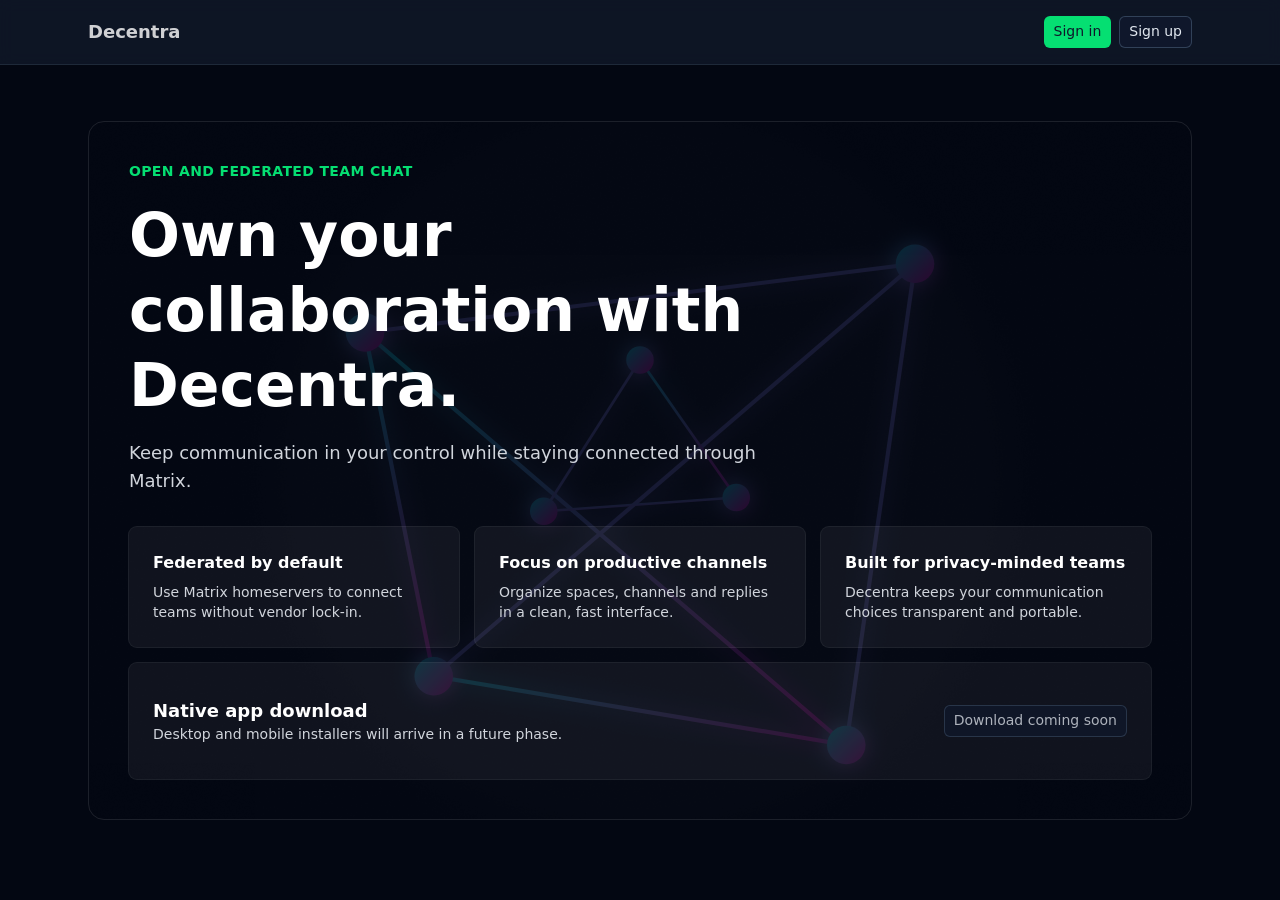
<file: index.html>
<!DOCTYPE html><html><head><meta charset="utf-8"><meta name="viewport" content="width=device-width, initial-scale=1"><style id="nuxt-ui-colors">@layer theme {
  :root, :host {
  --ui-color-primary-50: var(--color-green-50, oklch(98.2% 0.018 155.826));
  --ui-color-primary-100: var(--color-green-100, oklch(96.2% 0.044 156.743));
  --ui-color-primary-200: var(--color-green-200, oklch(92.5% 0.084 155.995));
  --ui-color-primary-300: var(--color-green-300, oklch(87.1% 0.15 154.449));
  --ui-color-primary-400: var(--color-green-400, oklch(79.2% 0.209 151.711));
  --ui-color-primary-500: var(--color-green-500, oklch(72.3% 0.219 149.579));
  --ui-color-primary-600: var(--color-green-600, oklch(62.7% 0.194 149.214));
  --ui-color-primary-700: var(--color-green-700, oklch(52.7% 0.154 150.069));
  --ui-color-primary-800: var(--color-green-800, oklch(44.8% 0.119 151.328));
  --ui-color-primary-900: var(--color-green-900, oklch(39.3% 0.095 152.535));
  --ui-color-primary-950: var(--color-green-950, oklch(26.6% 0.065 152.934));
  --ui-color-secondary-50: var(--color-blue-50, oklch(97% 0.014 254.604));
  --ui-color-secondary-100: var(--color-blue-100, oklch(93.2% 0.032 255.585));
  --ui-color-secondary-200: var(--color-blue-200, oklch(88.2% 0.059 254.128));
  --ui-color-secondary-300: var(--color-blue-300, oklch(80.9% 0.105 251.813));
  --ui-color-secondary-400: var(--color-blue-400, oklch(70.7% 0.165 254.624));
  --ui-color-secondary-500: var(--color-blue-500, oklch(62.3% 0.214 259.815));
  --ui-color-secondary-600: var(--color-blue-600, oklch(54.6% 0.245 262.881));
  --ui-color-secondary-700: var(--color-blue-700, oklch(48.8% 0.243 264.376));
  --ui-color-secondary-800: var(--color-blue-800, oklch(42.4% 0.199 265.638));
  --ui-color-secondary-900: var(--color-blue-900, oklch(37.9% 0.146 265.522));
  --ui-color-secondary-950: var(--color-blue-950, oklch(28.2% 0.091 267.935));
  --ui-color-success-50: var(--color-green-50, oklch(98.2% 0.018 155.826));
  --ui-color-success-100: var(--color-green-100, oklch(96.2% 0.044 156.743));
  --ui-color-success-200: var(--color-green-200, oklch(92.5% 0.084 155.995));
  --ui-color-success-300: var(--color-green-300, oklch(87.1% 0.15 154.449));
  --ui-color-success-400: var(--color-green-400, oklch(79.2% 0.209 151.711));
  --ui-color-success-500: var(--color-green-500, oklch(72.3% 0.219 149.579));
  --ui-color-success-600: var(--color-green-600, oklch(62.7% 0.194 149.214));
  --ui-color-success-700: var(--color-green-700, oklch(52.7% 0.154 150.069));
  --ui-color-success-800: var(--color-green-800, oklch(44.8% 0.119 151.328));
  --ui-color-success-900: var(--color-green-900, oklch(39.3% 0.095 152.535));
  --ui-color-success-950: var(--color-green-950, oklch(26.6% 0.065 152.934));
  --ui-color-info-50: var(--color-blue-50, oklch(97% 0.014 254.604));
  --ui-color-info-100: var(--color-blue-100, oklch(93.2% 0.032 255.585));
  --ui-color-info-200: var(--color-blue-200, oklch(88.2% 0.059 254.128));
  --ui-color-info-300: var(--color-blue-300, oklch(80.9% 0.105 251.813));
  --ui-color-info-400: var(--color-blue-400, oklch(70.7% 0.165 254.624));
  --ui-color-info-500: var(--color-blue-500, oklch(62.3% 0.214 259.815));
  --ui-color-info-600: var(--color-blue-600, oklch(54.6% 0.245 262.881));
  --ui-color-info-700: var(--color-blue-700, oklch(48.8% 0.243 264.376));
  --ui-color-info-800: var(--color-blue-800, oklch(42.4% 0.199 265.638));
  --ui-color-info-900: var(--color-blue-900, oklch(37.9% 0.146 265.522));
  --ui-color-info-950: var(--color-blue-950, oklch(28.2% 0.091 267.935));
  --ui-color-warning-50: var(--color-yellow-50, oklch(98.7% 0.026 102.212));
  --ui-color-warning-100: var(--color-yellow-100, oklch(97.3% 0.071 103.193));
  --ui-color-warning-200: var(--color-yellow-200, oklch(94.5% 0.129 101.54));
  --ui-color-warning-300: var(--color-yellow-300, oklch(90.5% 0.182 98.111));
  --ui-color-warning-400: var(--color-yellow-400, oklch(85.2% 0.199 91.936));
  --ui-color-warning-500: var(--color-yellow-500, oklch(79.5% 0.184 86.047));
  --ui-color-warning-600: var(--color-yellow-600, oklch(68.1% 0.162 75.834));
  --ui-color-warning-700: var(--color-yellow-700, oklch(55.4% 0.135 66.442));
  --ui-color-warning-800: var(--color-yellow-800, oklch(47.6% 0.114 61.907));
  --ui-color-warning-900: var(--color-yellow-900, oklch(42.1% 0.095 57.708));
  --ui-color-warning-950: var(--color-yellow-950, oklch(28.6% 0.066 53.813));
  --ui-color-error-50: var(--color-red-50, oklch(97.1% 0.013 17.38));
  --ui-color-error-100: var(--color-red-100, oklch(93.6% 0.032 17.717));
  --ui-color-error-200: var(--color-red-200, oklch(88.5% 0.062 18.334));
  --ui-color-error-300: var(--color-red-300, oklch(80.8% 0.114 19.571));
  --ui-color-error-400: var(--color-red-400, oklch(70.4% 0.191 22.216));
  --ui-color-error-500: var(--color-red-500, oklch(63.7% 0.237 25.331));
  --ui-color-error-600: var(--color-red-600, oklch(57.7% 0.245 27.325));
  --ui-color-error-700: var(--color-red-700, oklch(50.5% 0.213 27.518));
  --ui-color-error-800: var(--color-red-800, oklch(44.4% 0.177 26.899));
  --ui-color-error-900: var(--color-red-900, oklch(39.6% 0.141 25.723));
  --ui-color-error-950: var(--color-red-950, oklch(25.8% 0.092 26.042));
  --ui-color-neutral-50: var(--color-slate-50, oklch(98.4% 0.003 247.858));
  --ui-color-neutral-100: var(--color-slate-100, oklch(96.8% 0.007 247.896));
  --ui-color-neutral-200: var(--color-slate-200, oklch(92.9% 0.013 255.508));
  --ui-color-neutral-300: var(--color-slate-300, oklch(86.9% 0.022 252.894));
  --ui-color-neutral-400: var(--color-slate-400, oklch(70.4% 0.04 256.788));
  --ui-color-neutral-500: var(--color-slate-500, oklch(55.4% 0.046 257.417));
  --ui-color-neutral-600: var(--color-slate-600, oklch(44.6% 0.043 257.281));
  --ui-color-neutral-700: var(--color-slate-700, oklch(37.2% 0.044 257.287));
  --ui-color-neutral-800: var(--color-slate-800, oklch(27.9% 0.041 260.031));
  --ui-color-neutral-900: var(--color-slate-900, oklch(20.8% 0.042 265.755));
  --ui-color-neutral-950: var(--color-slate-950, oklch(12.9% 0.042 264.695));
  }
  :root, :host, .light {
  --ui-primary: var(--ui-color-primary-500);
  --ui-secondary: var(--ui-color-secondary-500);
  --ui-success: var(--ui-color-success-500);
  --ui-info: var(--ui-color-info-500);
  --ui-warning: var(--ui-color-warning-500);
  --ui-error: var(--ui-color-error-500);
  }
  .dark {
  --ui-primary: var(--ui-color-primary-400);
  --ui-secondary: var(--ui-color-secondary-400);
  --ui-success: var(--ui-color-success-400);
  --ui-info: var(--ui-color-info-400);
  --ui-warning: var(--ui-color-warning-400);
  --ui-error: var(--ui-color-error-400);
  }
}</style><title>Decentra</title><link rel="stylesheet" href="/_nuxt/entry.B5LYiEje.css" crossorigin><link rel="preload" as="fetch" crossorigin="anonymous" href="/_payload.json?1426a859-4365-4fd7-8f80-6ed2cd302ea8"><link rel="modulepreload" as="script" crossorigin href="/_nuxt/DH_E0HhU.js"><link rel="modulepreload" as="script" crossorigin href="/_nuxt/DBtEtUNy.js"><link rel="modulepreload" as="script" crossorigin href="/_nuxt/UESxHwrB.js"><link rel="modulepreload" as="script" crossorigin href="/_nuxt/8CL4mAfW.js"><script type="module" src="/_nuxt/DH_E0HhU.js" crossorigin></script><link rel="prefetch" href="/_nuxt/matrix_sdk_crypto_wasm_bg.Mlrn556D.wasm"><link rel="icon" type="image/svg+xml" href="/favicon.svg"><script id="unhead:payload" type="application/json">{"title":"Decentra"}</script><script>"use strict";(()=>{const t=window,e=document.documentElement,c=["dark","light"],n=getStorageValue("localStorage","nuxt-color-mode")||"dark";let i=n==="system"?u():n;const r=e.getAttribute("data-color-mode-forced");r&&(i=r),l(i),t["__NUXT_COLOR_MODE__"]={preference:n,value:i,getColorScheme:u,addColorScheme:l,removeColorScheme:d};function l(o){const s=""+o+"",a="";e.classList?e.classList.add(s):e.className+=" "+s,a&&e.setAttribute("data-"+a,o)}function d(o){const s=""+o+"",a="";e.classList?e.classList.remove(s):e.className=e.className.replace(new RegExp(s,"g"),""),a&&e.removeAttribute("data-"+a)}function f(o){return t.matchMedia("(prefers-color-scheme"+o+")")}function u(){if(t.matchMedia&&f("").media!=="not all"){for(const o of c)if(f(":"+o).matches)return o}return"dark"}})();function getStorageValue(t,e){switch(t){case"localStorage":return window.localStorage.getItem(e);case"sessionStorage":return window.sessionStorage.getItem(e);case"cookie":return getCookie(e);default:return null}}function getCookie(t){const c=("; "+window.document.cookie).split("; "+t+"=");if(c.length===2)return c.pop()?.split(";").shift()}</script></head><body><div id="__nuxt" class="isolate"><!--[--><!--[--><!--[--><!--[--><!--[--><div></div><div class="min-h-screen bg-gray-950 text-gray-100"><div class="flex min-h-screen items-center justify-center"><span class="text-gray-500">Loading...</span></div></div><!----><!--]--><!--]--><!--[--><!--]--><!--v-if--><!--]--><!--[--><!--]--><!--]--><!--]--></div><div id="teleports"></div><script>window.__NUXT__={};window.__NUXT__.config={public:{iubendaSiteId:"",iubendaCookiePolicyId:"",iubendaLang:"de",iubendaRecaptchaPurposeIds:"",iubendaPrivacyPolicyUrl:"",siteUrl:"",matrixOidcClientId:"",debugLogIngestUrl:"",debugLogSessionId:"",debugLogSessionHeader:""},app:{baseURL:"/",buildId:"1426a859-4365-4fd7-8f80-6ed2cd302ea8",buildAssetsDir:"/_nuxt/",cdnURL:""}}</script><script type="application/json" data-nuxt-data="nuxt-app" data-ssr="true" id="__NUXT_DATA__" data-src="/_payload.json?1426a859-4365-4fd7-8f80-6ed2cd302ea8">[{"state":1,"once":11,"_errors":12,"serverRendered":5,"path":14,"prerenderedAt":15},["Reactive",2],{"$scolor-mode":3,"$stheme-preference-init":6,"$smatrix-client":7,"$smatrix-client-restore-status":8,"$sapp-locale":9,"$sapp-locale-init":6,"$stoasts":10},{"preference":4,"value":4,"unknown":5,"forced":6},"dark",true,false,null,"idle","en",[],["Set"],["ShallowReactive",13],{},"/",1781441723630]</script></body></html>
</file>
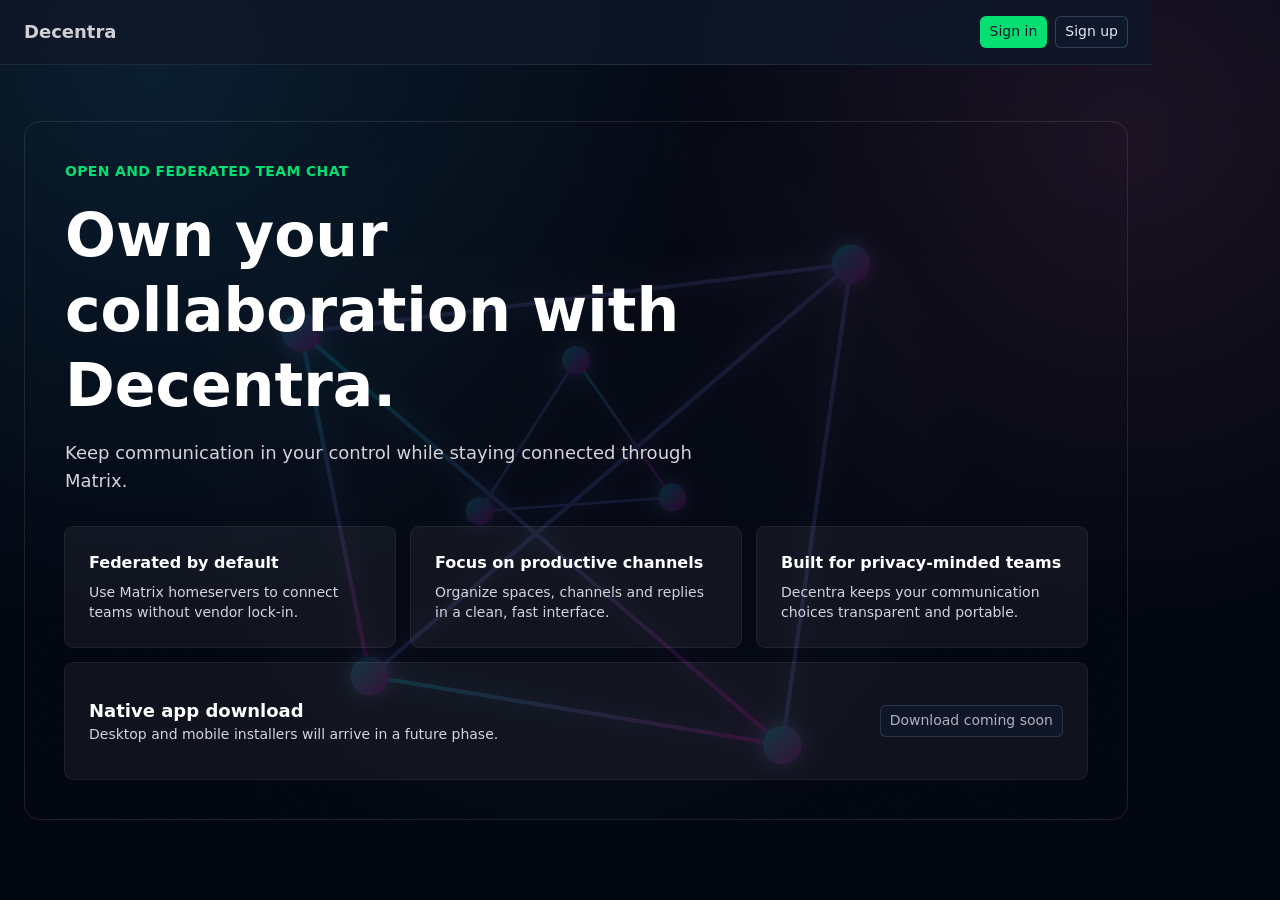
<file: chat/index.html>
<!DOCTYPE html><html><head><meta charset="utf-8"><meta name="viewport" content="width=device-width, initial-scale=1"><style id="nuxt-ui-colors">@layer theme {
  :root, :host {
  --ui-color-primary-50: var(--color-green-50, oklch(98.2% 0.018 155.826));
  --ui-color-primary-100: var(--color-green-100, oklch(96.2% 0.044 156.743));
  --ui-color-primary-200: var(--color-green-200, oklch(92.5% 0.084 155.995));
  --ui-color-primary-300: var(--color-green-300, oklch(87.1% 0.15 154.449));
  --ui-color-primary-400: var(--color-green-400, oklch(79.2% 0.209 151.711));
  --ui-color-primary-500: var(--color-green-500, oklch(72.3% 0.219 149.579));
  --ui-color-primary-600: var(--color-green-600, oklch(62.7% 0.194 149.214));
  --ui-color-primary-700: var(--color-green-700, oklch(52.7% 0.154 150.069));
  --ui-color-primary-800: var(--color-green-800, oklch(44.8% 0.119 151.328));
  --ui-color-primary-900: var(--color-green-900, oklch(39.3% 0.095 152.535));
  --ui-color-primary-950: var(--color-green-950, oklch(26.6% 0.065 152.934));
  --ui-color-secondary-50: var(--color-blue-50, oklch(97% 0.014 254.604));
  --ui-color-secondary-100: var(--color-blue-100, oklch(93.2% 0.032 255.585));
  --ui-color-secondary-200: var(--color-blue-200, oklch(88.2% 0.059 254.128));
  --ui-color-secondary-300: var(--color-blue-300, oklch(80.9% 0.105 251.813));
  --ui-color-secondary-400: var(--color-blue-400, oklch(70.7% 0.165 254.624));
  --ui-color-secondary-500: var(--color-blue-500, oklch(62.3% 0.214 259.815));
  --ui-color-secondary-600: var(--color-blue-600, oklch(54.6% 0.245 262.881));
  --ui-color-secondary-700: var(--color-blue-700, oklch(48.8% 0.243 264.376));
  --ui-color-secondary-800: var(--color-blue-800, oklch(42.4% 0.199 265.638));
  --ui-color-secondary-900: var(--color-blue-900, oklch(37.9% 0.146 265.522));
  --ui-color-secondary-950: var(--color-blue-950, oklch(28.2% 0.091 267.935));
  --ui-color-success-50: var(--color-green-50, oklch(98.2% 0.018 155.826));
  --ui-color-success-100: var(--color-green-100, oklch(96.2% 0.044 156.743));
  --ui-color-success-200: var(--color-green-200, oklch(92.5% 0.084 155.995));
  --ui-color-success-300: var(--color-green-300, oklch(87.1% 0.15 154.449));
  --ui-color-success-400: var(--color-green-400, oklch(79.2% 0.209 151.711));
  --ui-color-success-500: var(--color-green-500, oklch(72.3% 0.219 149.579));
  --ui-color-success-600: var(--color-green-600, oklch(62.7% 0.194 149.214));
  --ui-color-success-700: var(--color-green-700, oklch(52.7% 0.154 150.069));
  --ui-color-success-800: var(--color-green-800, oklch(44.8% 0.119 151.328));
  --ui-color-success-900: var(--color-green-900, oklch(39.3% 0.095 152.535));
  --ui-color-success-950: var(--color-green-950, oklch(26.6% 0.065 152.934));
  --ui-color-info-50: var(--color-blue-50, oklch(97% 0.014 254.604));
  --ui-color-info-100: var(--color-blue-100, oklch(93.2% 0.032 255.585));
  --ui-color-info-200: var(--color-blue-200, oklch(88.2% 0.059 254.128));
  --ui-color-info-300: var(--color-blue-300, oklch(80.9% 0.105 251.813));
  --ui-color-info-400: var(--color-blue-400, oklch(70.7% 0.165 254.624));
  --ui-color-info-500: var(--color-blue-500, oklch(62.3% 0.214 259.815));
  --ui-color-info-600: var(--color-blue-600, oklch(54.6% 0.245 262.881));
  --ui-color-info-700: var(--color-blue-700, oklch(48.8% 0.243 264.376));
  --ui-color-info-800: var(--color-blue-800, oklch(42.4% 0.199 265.638));
  --ui-color-info-900: var(--color-blue-900, oklch(37.9% 0.146 265.522));
  --ui-color-info-950: var(--color-blue-950, oklch(28.2% 0.091 267.935));
  --ui-color-warning-50: var(--color-yellow-50, oklch(98.7% 0.026 102.212));
  --ui-color-warning-100: var(--color-yellow-100, oklch(97.3% 0.071 103.193));
  --ui-color-warning-200: var(--color-yellow-200, oklch(94.5% 0.129 101.54));
  --ui-color-warning-300: var(--color-yellow-300, oklch(90.5% 0.182 98.111));
  --ui-color-warning-400: var(--color-yellow-400, oklch(85.2% 0.199 91.936));
  --ui-color-warning-500: var(--color-yellow-500, oklch(79.5% 0.184 86.047));
  --ui-color-warning-600: var(--color-yellow-600, oklch(68.1% 0.162 75.834));
  --ui-color-warning-700: var(--color-yellow-700, oklch(55.4% 0.135 66.442));
  --ui-color-warning-800: var(--color-yellow-800, oklch(47.6% 0.114 61.907));
  --ui-color-warning-900: var(--color-yellow-900, oklch(42.1% 0.095 57.708));
  --ui-color-warning-950: var(--color-yellow-950, oklch(28.6% 0.066 53.813));
  --ui-color-error-50: var(--color-red-50, oklch(97.1% 0.013 17.38));
  --ui-color-error-100: var(--color-red-100, oklch(93.6% 0.032 17.717));
  --ui-color-error-200: var(--color-red-200, oklch(88.5% 0.062 18.334));
  --ui-color-error-300: var(--color-red-300, oklch(80.8% 0.114 19.571));
  --ui-color-error-400: var(--color-red-400, oklch(70.4% 0.191 22.216));
  --ui-color-error-500: var(--color-red-500, oklch(63.7% 0.237 25.331));
  --ui-color-error-600: var(--color-red-600, oklch(57.7% 0.245 27.325));
  --ui-color-error-700: var(--color-red-700, oklch(50.5% 0.213 27.518));
  --ui-color-error-800: var(--color-red-800, oklch(44.4% 0.177 26.899));
  --ui-color-error-900: var(--color-red-900, oklch(39.6% 0.141 25.723));
  --ui-color-error-950: var(--color-red-950, oklch(25.8% 0.092 26.042));
  --ui-color-neutral-50: var(--color-slate-50, oklch(98.4% 0.003 247.858));
  --ui-color-neutral-100: var(--color-slate-100, oklch(96.8% 0.007 247.896));
  --ui-color-neutral-200: var(--color-slate-200, oklch(92.9% 0.013 255.508));
  --ui-color-neutral-300: var(--color-slate-300, oklch(86.9% 0.022 252.894));
  --ui-color-neutral-400: var(--color-slate-400, oklch(70.4% 0.04 256.788));
  --ui-color-neutral-500: var(--color-slate-500, oklch(55.4% 0.046 257.417));
  --ui-color-neutral-600: var(--color-slate-600, oklch(44.6% 0.043 257.281));
  --ui-color-neutral-700: var(--color-slate-700, oklch(37.2% 0.044 257.287));
  --ui-color-neutral-800: var(--color-slate-800, oklch(27.9% 0.041 260.031));
  --ui-color-neutral-900: var(--color-slate-900, oklch(20.8% 0.042 265.755));
  --ui-color-neutral-950: var(--color-slate-950, oklch(12.9% 0.042 264.695));
  }
  :root, :host, .light {
  --ui-primary: var(--ui-color-primary-500);
  --ui-secondary: var(--ui-color-secondary-500);
  --ui-success: var(--ui-color-success-500);
  --ui-info: var(--ui-color-info-500);
  --ui-warning: var(--ui-color-warning-500);
  --ui-error: var(--ui-color-error-500);
  }
  .dark {
  --ui-primary: var(--ui-color-primary-400);
  --ui-secondary: var(--ui-color-secondary-400);
  --ui-success: var(--ui-color-success-400);
  --ui-info: var(--ui-color-info-400);
  --ui-warning: var(--ui-color-warning-400);
  --ui-error: var(--ui-color-error-400);
  }
}</style><title>Decentra</title><link rel="stylesheet" href="/_nuxt/entry.B5LYiEje.css" crossorigin><style>@layer components {:where(.i-lucide\:chevron-down){display:inline-block;width:1em;height:1em;background-color:currentColor;-webkit-mask-image:var(--svg);mask-image:var(--svg);-webkit-mask-repeat:no-repeat;mask-repeat:no-repeat;-webkit-mask-size:100% 100%;mask-size:100% 100%;--svg:url("data:image/svg+xml,%3Csvg xmlns='http://www.w3.org/2000/svg' viewBox='0 0 24 24' width='24' height='24'%3E%3Cpath fill='none' stroke='black' stroke-linecap='round' stroke-linejoin='round' stroke-width='2' d='m6 9l6 6l6-6'/%3E%3C/svg%3E")}:where(.i-lucide\:panel-left-open){display:inline-block;width:1em;height:1em;background-color:currentColor;-webkit-mask-image:var(--svg);mask-image:var(--svg);-webkit-mask-repeat:no-repeat;mask-repeat:no-repeat;-webkit-mask-size:100% 100%;mask-size:100% 100%;--svg:url("data:image/svg+xml,%3Csvg xmlns='http://www.w3.org/2000/svg' viewBox='0 0 24 24' width='24' height='24'%3E%3Cg fill='none' stroke='black' stroke-linecap='round' stroke-linejoin='round' stroke-width='2'%3E%3Crect width='18' height='18' x='3' y='3' rx='2'/%3E%3Cpath d='M9 3v18m5-12l3 3l-3 3'/%3E%3C/g%3E%3C/svg%3E")}:where(.i-lucide\:panels-left-bottom){display:inline-block;width:1em;height:1em;background-color:currentColor;-webkit-mask-image:var(--svg);mask-image:var(--svg);-webkit-mask-repeat:no-repeat;mask-repeat:no-repeat;-webkit-mask-size:100% 100%;mask-size:100% 100%;--svg:url("data:image/svg+xml,%3Csvg xmlns='http://www.w3.org/2000/svg' viewBox='0 0 24 24' width='24' height='24'%3E%3Cg fill='none' stroke='black' stroke-linecap='round' stroke-linejoin='round' stroke-width='2'%3E%3Crect width='18' height='18' x='3' y='3' rx='2'/%3E%3Cpath d='M9 3v18m0-6h12'/%3E%3C/g%3E%3C/svg%3E")}:where(.i-lucide\:plus){display:inline-block;width:1em;height:1em;background-color:currentColor;-webkit-mask-image:var(--svg);mask-image:var(--svg);-webkit-mask-repeat:no-repeat;mask-repeat:no-repeat;-webkit-mask-size:100% 100%;mask-size:100% 100%;--svg:url("data:image/svg+xml,%3Csvg xmlns='http://www.w3.org/2000/svg' viewBox='0 0 24 24' width='24' height='24'%3E%3Cpath fill='none' stroke='black' stroke-linecap='round' stroke-linejoin='round' stroke-width='2' d='M5 12h14m-7-7v14'/%3E%3C/svg%3E")}:where(.i-lucide\:user-cog){display:inline-block;width:1em;height:1em;background-color:currentColor;-webkit-mask-image:var(--svg);mask-image:var(--svg);-webkit-mask-repeat:no-repeat;mask-repeat:no-repeat;-webkit-mask-size:100% 100%;mask-size:100% 100%;--svg:url("data:image/svg+xml,%3Csvg xmlns='http://www.w3.org/2000/svg' viewBox='0 0 24 24' width='24' height='24'%3E%3Cg fill='none' stroke='black' stroke-linecap='round' stroke-linejoin='round' stroke-width='2'%3E%3Cpath d='M10 15H6a4 4 0 0 0-4 4v2m12.305-4.47l.923-.382m0-2.296l-.923-.383m2.547-1.241l-.383-.923m.383 6.467l-.383.924m2.679-6.468l.383-.923m-.001 7.391l-.382-.924m1.624-3.92l.924-.383m-.924 2.679l.924.383'/%3E%3Ccircle cx='18' cy='15' r='3'/%3E%3Ccircle cx='9' cy='7' r='4'/%3E%3C/g%3E%3C/svg%3E")}}</style><link rel="preload" as="fetch" crossorigin="anonymous" href="/chat/_payload.json?1426a859-4365-4fd7-8f80-6ed2cd302ea8"><link rel="modulepreload" as="script" crossorigin href="/_nuxt/DH_E0HhU.js"><link rel="modulepreload" as="script" crossorigin href="/_nuxt/DBtEtUNy.js"><link rel="modulepreload" as="script" crossorigin href="/_nuxt/UESxHwrB.js"><link rel="modulepreload" as="script" crossorigin href="/_nuxt/BWs_vTWB.js"><link rel="modulepreload" as="script" crossorigin href="/_nuxt/BUMUPYx7.js"><link rel="modulepreload" as="script" crossorigin href="/_nuxt/wmlsIbue.js"><link rel="modulepreload" as="script" crossorigin href="/_nuxt/C6qOuH7n.js"><link rel="modulepreload" as="script" crossorigin href="/_nuxt/D4iMU1aA.js"><link rel="modulepreload" as="script" crossorigin href="/_nuxt/BIIc77So.js"><link rel="modulepreload" as="script" crossorigin href="/_nuxt/D-ONq5c-.js"><link rel="modulepreload" as="script" crossorigin href="/_nuxt/CXLzOgF0.js"><link rel="modulepreload" as="script" crossorigin href="/_nuxt/DzzTJjcl.js"><script type="module" src="/_nuxt/DH_E0HhU.js" crossorigin></script><link rel="prefetch" href="/_nuxt/matrix_sdk_crypto_wasm_bg.Mlrn556D.wasm"><link rel="icon" type="image/svg+xml" href="/favicon.svg"><script id="unhead:payload" type="application/json">{"title":"Decentra"}</script><script>"use strict";(()=>{const t=window,e=document.documentElement,c=["dark","light"],n=getStorageValue("localStorage","nuxt-color-mode")||"dark";let i=n==="system"?u():n;const r=e.getAttribute("data-color-mode-forced");r&&(i=r),l(i),t["__NUXT_COLOR_MODE__"]={preference:n,value:i,getColorScheme:u,addColorScheme:l,removeColorScheme:d};function l(o){const s=""+o+"",a="";e.classList?e.classList.add(s):e.className+=" "+s,a&&e.setAttribute("data-"+a,o)}function d(o){const s=""+o+"",a="";e.classList?e.classList.remove(s):e.className=e.className.replace(new RegExp(s,"g"),""),a&&e.removeAttribute("data-"+a)}function f(o){return t.matchMedia("(prefers-color-scheme"+o+")")}function u(){if(t.matchMedia&&f("").media!=="not all"){for(const o of c)if(f(":"+o).matches)return o}return"dark"}})();function getStorageValue(t,e){switch(t){case"localStorage":return window.localStorage.getItem(e);case"sessionStorage":return window.sessionStorage.getItem(e);case"cookie":return getCookie(e);default:return null}}function getCookie(t){const c=("; "+window.document.cookie).split("; "+t+"=");if(c.length===2)return c.pop()?.split(";").shift()}</script></head><body><div id="__nuxt" class="isolate"><!--[--><!--[--><!--[--><!--[--><!--[--><div></div><div class="decentra-shell relative flex h-dvh overflow-hidden bg-gray-100 dark:bg-gray-950"><!----><aside class="relative w-[360px] shrink-0 border-r border-gray-200 dark:border-gray-800 translate-x-0 z-30 h-full overflow-hidden transition-all duration-200"><div class="flex h-full"><nav class="flex h-full flex-col border-r border-gray-200 bg-gray-50 p-2 dark:border-gray-800 dark:bg-gray-950 w-[72px]" aria-label="Spaces"><div class="mb-3 flex items-center justify-between gap-1"><p class="px-1 text-xs font-semibold uppercase tracking-wide text-gray-500 dark:text-gray-400">S</p><!--[--><!--[--><button type="button" aria-label="Expand spaces" data-slot="base" class="rounded-md font-medium inline-flex items-center disabled:cursor-not-allowed aria-disabled:cursor-not-allowed disabled:opacity-75 aria-disabled:opacity-75 transition-colors text-xs gap-1 text-default hover:bg-elevated active:bg-elevated focus:outline-none focus-visible:bg-elevated hover:disabled:bg-transparent dark:hover:disabled:bg-transparent hover:aria-disabled:bg-transparent dark:hover:aria-disabled:bg-transparent p-1"><!--[--><!--[--><span class="iconify i-lucide:panel-left-open shrink-0 size-4" aria-hidden="true" style="" data-slot="leadingIcon"></span><!--]--><!--[--><!----><!--]--><!--[--><!----><!--]--><!--]--></button><!--]--><!--]--></div><div class="flex flex-1 flex-col gap-2 overflow-y-auto pt-2 pr-0.5"><!--[--><div class="flex items-center gap-2"><button type="button" class="border-gray-200 bg-white/90 text-gray-700 hover:border-primary-300 dark:border-gray-700 dark:bg-gray-900 dark:text-gray-200 dark:hover:border-primary-500/60 group relative flex h-12 min-h-12 w-12 min-w-12 items-center justify-center overflow-visible rounded-2xl border transition hover:-translate-y-px" data-space-id="__home__" data-unread="false" data-mention-unread="false" aria-label="Home"><span class="flex h-8 w-8 items-center justify-center rounded-full bg-gray-200 text-xs font-semibold text-gray-700 dark:bg-gray-700 dark:text-gray-200">H</span><!----></button><!----></div><!--]--></div><div class="mt-3 border-t border-gray-200 pt-3 dark:border-gray-800"><!--[--><!--[--><button type="button" data-testid="create-space-button" data-slot="base" class="font-medium inline-flex items-center disabled:cursor-not-allowed aria-disabled:cursor-not-allowed disabled:opacity-75 aria-disabled:opacity-75 transition-colors px-2.5 py-1.5 text-xs gap-1.5 text-primary bg-primary/10 hover:bg-primary/15 active:bg-primary/15 focus:outline-none focus-visible:bg-primary/15 disabled:bg-primary/10 aria-disabled:bg-primary/10 w-full justify-center h-11 rounded-2xl"><!--[--><!--[--><span class="iconify i-lucide:plus shrink-0 size-4" aria-hidden="true" style="" data-slot="leadingIcon"></span><!--]--><!--[--><!----><!--]--><!--[--><!----><!--]--><!--]--></button><!--]--><!--]--></div></nav><section class="flex h-full w-72 flex-col border-r border-gray-200 bg-white dark:border-gray-800 dark:bg-gray-900"><header class="flex items-center justify-between gap-2 border-b border-gray-200 px-3 py-2 dark:border-gray-800"><div class="min-w-0 flex-1"><p class="text-xs font-semibold uppercase tracking-wide text-gray-500 dark:text-gray-400">Channels</p><!--[--><!--[--><!--[--><button id="reka-dropdown-menu-trigger-v-0" type="button" aria-haspopup="menu" aria-expanded="false" data-state="closed" class="flex max-w-full items-center gap-1 rounded-md px-0.5 py-0.5 text-left text-sm font-semibold text-gray-800 transition hover:bg-gray-100 dark:text-gray-100 dark:hover:bg-gray-800"><span class="truncate">Home</span><span class="iconify i-lucide:chevron-down size-4 shrink-0 text-gray-500 dark:text-gray-400" aria-hidden="true" style=""></span></button><!--[--><!----><!--v-if--><!--]--><!--]--><!--]--><!--]--></div></header><div class="flex-1 overflow-y-auto px-2 py-3"><!----><p class="px-2 py-3 text-sm text-gray-500 dark:text-gray-400">No channels in this space</p></div></section></div></aside><main class="flex min-w-0 flex-1 flex-col"><header class="flex items-center gap-2 border-b border-gray-200 bg-white px-3 py-2 dark:border-gray-800 dark:bg-gray-900"><!--[--><!--[--><button type="button" aria-label="Toggle navigation" data-slot="base" class="rounded-md font-medium inline-flex items-center disabled:cursor-not-allowed aria-disabled:cursor-not-allowed disabled:opacity-75 aria-disabled:opacity-75 transition-colors text-xs gap-1.5 text-default hover:bg-elevated active:bg-elevated focus:outline-none focus-visible:bg-elevated hover:disabled:bg-transparent dark:hover:disabled:bg-transparent hover:aria-disabled:bg-transparent dark:hover:aria-disabled:bg-transparent p-1.5"><!--[--><!--[--><span class="iconify i-lucide:panels-left-bottom shrink-0 size-4" aria-hidden="true" style="" data-slot="leadingIcon"></span><!--]--><!--[--><!----><!--]--><!--[--><!----><!--]--><!--]--></button><!--]--><!--]--><div class="min-w-0 flex-1"><!--[--><p class="truncate text-sm font-semibold text-gray-800 dark:text-gray-100">Select a room</p><!----><!--]--></div><!----><!--[--><a href="/settings/account" aria-label="Account settings" data-slot="base" class="rounded-md font-medium inline-flex items-center disabled:cursor-not-allowed aria-disabled:cursor-not-allowed disabled:opacity-75 aria-disabled:opacity-75 transition-colors text-xs gap-1.5 text-default hover:bg-elevated active:bg-elevated focus:outline-none focus-visible:bg-elevated hover:disabled:bg-transparent dark:hover:disabled:bg-transparent hover:aria-disabled:bg-transparent dark:hover:aria-disabled:bg-transparent p-1.5"><!--[--><!--[--><span class="iconify i-lucide:user-cog shrink-0 size-4" aria-hidden="true" style="" data-slot="leadingIcon"></span><!--]--><!--[--><!----><!--]--><!--[--><!----><!--]--><!--]--></a><!--]--><!----><!--[--><!--[--><button type="button" data-slot="base" class="rounded-md font-medium inline-flex items-center disabled:cursor-not-allowed aria-disabled:cursor-not-allowed disabled:opacity-75 aria-disabled:opacity-75 transition-colors px-2.5 py-1.5 text-xs gap-1.5 text-default bg-elevated hover:bg-accented/75 active:bg-accented/75 focus:outline-none focus-visible:bg-accented/75 disabled:bg-elevated aria-disabled:bg-elevated"><!--[--><!--[--><!----><!--]--><!--[-->Sign out<!--]--><!--[--><!----><!--]--><!--]--></button><!--]--><!--]--></header><div class="flex flex-1 items-center justify-center overflow-auto p-4"><!--[--><div class="mx-auto flex w-full max-w-lg flex-col gap-4 rounded-lg border border-gray-200 bg-white p-6 shadow-sm dark:border-gray-800 dark:bg-gray-900"><div><h2 class="text-lg font-semibold text-gray-900 dark:text-gray-50">Get started</h2><p class="mt-1 text-sm text-gray-600 dark:text-gray-400">Start a direct message, create a room, or explore public rooms.</p></div><div class="flex flex-col gap-2"><!--[--><!--[--><button type="button" data-slot="base" class="rounded-md font-medium inline-flex items-center disabled:cursor-not-allowed aria-disabled:cursor-not-allowed disabled:opacity-75 aria-disabled:opacity-75 transition-colors px-2.5 py-1.5 text-sm gap-1.5 w-full justify-center text-inverted bg-primary hover:bg-primary/75 active:bg-primary/75 disabled:bg-primary aria-disabled:bg-primary focus-visible:outline-2 focus-visible:outline-offset-2 focus-visible:outline-primary"><!--[--><!--[--><!----><!--]--><!--[-->Start direct message<!--]--><!--[--><!----><!--]--><!--]--></button><!--]--><!--]--><!--[--><!--[--><button type="button" data-slot="base" class="rounded-md font-medium inline-flex items-center disabled:cursor-not-allowed aria-disabled:cursor-not-allowed disabled:opacity-75 aria-disabled:opacity-75 transition-colors px-2.5 py-1.5 text-sm gap-1.5 w-full justify-center text-default bg-elevated hover:bg-accented/75 active:bg-accented/75 focus:outline-none focus-visible:bg-accented/75 disabled:bg-elevated aria-disabled:bg-elevated"><!--[--><!--[--><!----><!--]--><!--[-->Create room<!--]--><!--[--><!----><!--]--><!--]--></button><!--]--><!--]--><!--[--><!--[--><button type="button" data-slot="base" class="rounded-md font-medium inline-flex items-center disabled:cursor-not-allowed aria-disabled:cursor-not-allowed disabled:opacity-75 aria-disabled:opacity-75 transition-colors px-2.5 py-1.5 text-sm gap-1.5 w-full justify-center text-default bg-elevated hover:bg-accented/75 active:bg-accented/75 focus:outline-none focus-visible:bg-accented/75 disabled:bg-elevated aria-disabled:bg-elevated"><!--[--><!--[--><!----><!--]--><!--[-->Explore public rooms<!--]--><!--[--><!----><!--]--><!--]--></button><!--]--><!--]--></div></div><!--]--></div></main><aside class="relative w-72 shrink-0 border-l border-gray-200 dark:border-gray-800 translate-x-0 z-30 h-full overflow-hidden transition-all duration-200"><aside class="flex h-full w-72 flex-col border-l border-gray-200 bg-gray-50 dark:border-gray-800 dark:bg-gray-950"><header class="border-b border-gray-200 px-3 py-2 text-sm font-semibold dark:border-gray-800">Members</header><div class="flex-1 overflow-y-auto p-2"><p class="p-2 text-sm text-gray-500 dark:text-gray-400">No members found</p></div></aside></aside><!----><!----></div><!----><!--]--><!--]--><!--[--><!--]--><!--v-if--><!--]--><!--[--><!--]--><!--]--><!--]--></div><div id="teleports"></div><script>window.__NUXT__={};window.__NUXT__.config={public:{iubendaSiteId:"",iubendaCookiePolicyId:"",iubendaLang:"de",iubendaRecaptchaPurposeIds:"",iubendaPrivacyPolicyUrl:"",siteUrl:"",matrixOidcClientId:"",debugLogIngestUrl:"",debugLogSessionId:"",debugLogSessionHeader:""},app:{baseURL:"/",buildId:"1426a859-4365-4fd7-8f80-6ed2cd302ea8",buildAssetsDir:"/_nuxt/",cdnURL:""}}</script><script type="application/json" data-nuxt-data="nuxt-app" data-ssr="true" id="__NUXT_DATA__" data-src="/chat/_payload.json?1426a859-4365-4fd7-8f80-6ed2cd302ea8">[{"state":1,"once":13,"_errors":14,"serverRendered":5,"path":16,"prerenderedAt":17},["Reactive",2],{"$scolor-mode":3,"$stheme-preference-init":6,"$smatrix-client":7,"$smatrix-client-restore-status":8,"$sapp-locale":9,"$sapp-locale-init":6,"$stoasts":10,"$smatrix-sync-prepared":6,"$schat-selected-room-id":7,"$schat-selected-space-id":7,"$smatrixPushRulesVersion":11,"$smessageNotifyMode":12,"$smessageNotifyModeInitialized":6},{"preference":4,"value":4,"unknown":5,"forced":6},"dark",true,false,null,"idle","en",[],0,"sound",["Set"],["ShallowReactive",15],{},"/chat",1781441725809]</script></body></html>
</file>
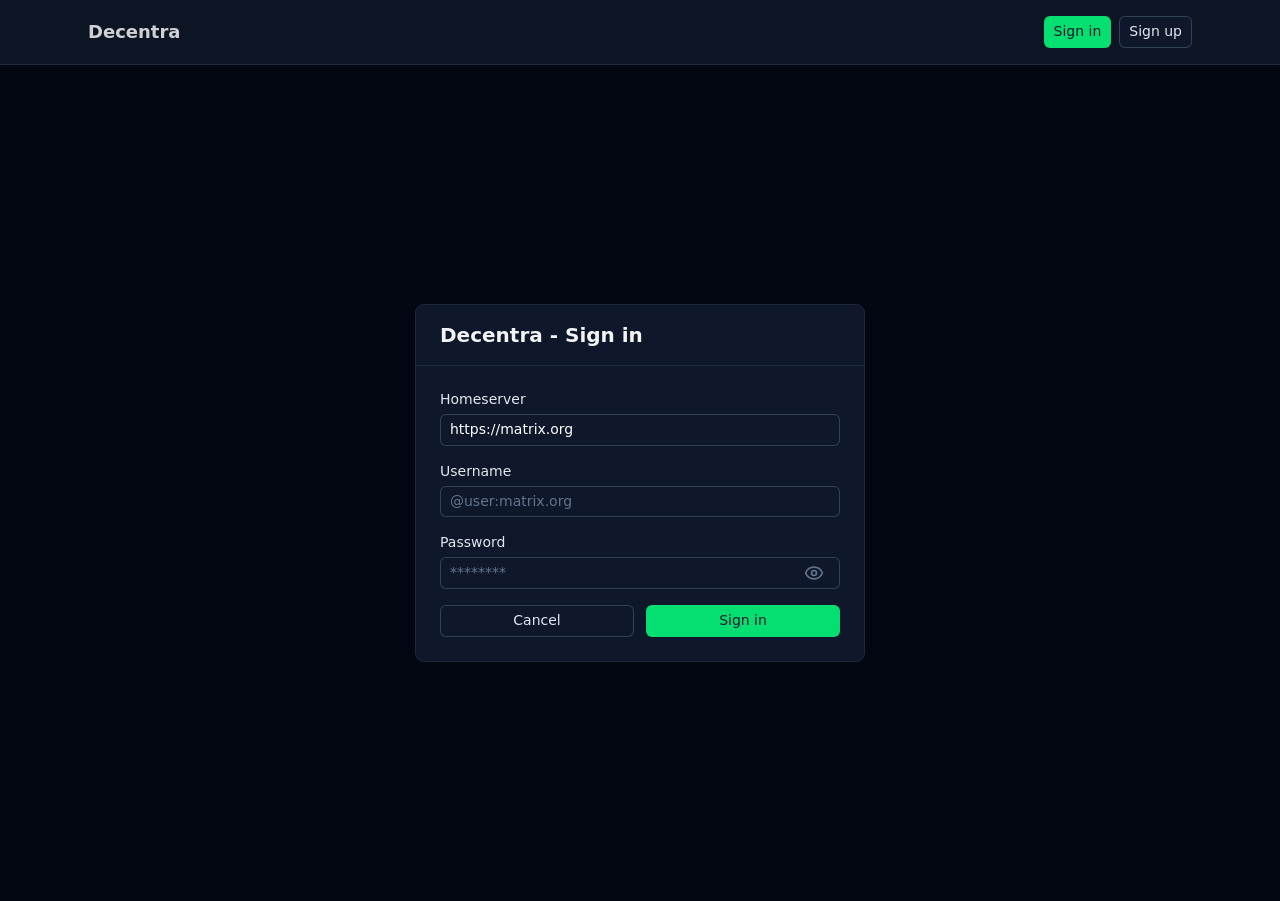
<file: login/index.html>
<!DOCTYPE html><html><head><meta charset="utf-8"><meta name="viewport" content="width=device-width, initial-scale=1"><style id="nuxt-ui-colors">@layer theme {
  :root, :host {
  --ui-color-primary-50: var(--color-green-50, oklch(98.2% 0.018 155.826));
  --ui-color-primary-100: var(--color-green-100, oklch(96.2% 0.044 156.743));
  --ui-color-primary-200: var(--color-green-200, oklch(92.5% 0.084 155.995));
  --ui-color-primary-300: var(--color-green-300, oklch(87.1% 0.15 154.449));
  --ui-color-primary-400: var(--color-green-400, oklch(79.2% 0.209 151.711));
  --ui-color-primary-500: var(--color-green-500, oklch(72.3% 0.219 149.579));
  --ui-color-primary-600: var(--color-green-600, oklch(62.7% 0.194 149.214));
  --ui-color-primary-700: var(--color-green-700, oklch(52.7% 0.154 150.069));
  --ui-color-primary-800: var(--color-green-800, oklch(44.8% 0.119 151.328));
  --ui-color-primary-900: var(--color-green-900, oklch(39.3% 0.095 152.535));
  --ui-color-primary-950: var(--color-green-950, oklch(26.6% 0.065 152.934));
  --ui-color-secondary-50: var(--color-blue-50, oklch(97% 0.014 254.604));
  --ui-color-secondary-100: var(--color-blue-100, oklch(93.2% 0.032 255.585));
  --ui-color-secondary-200: var(--color-blue-200, oklch(88.2% 0.059 254.128));
  --ui-color-secondary-300: var(--color-blue-300, oklch(80.9% 0.105 251.813));
  --ui-color-secondary-400: var(--color-blue-400, oklch(70.7% 0.165 254.624));
  --ui-color-secondary-500: var(--color-blue-500, oklch(62.3% 0.214 259.815));
  --ui-color-secondary-600: var(--color-blue-600, oklch(54.6% 0.245 262.881));
  --ui-color-secondary-700: var(--color-blue-700, oklch(48.8% 0.243 264.376));
  --ui-color-secondary-800: var(--color-blue-800, oklch(42.4% 0.199 265.638));
  --ui-color-secondary-900: var(--color-blue-900, oklch(37.9% 0.146 265.522));
  --ui-color-secondary-950: var(--color-blue-950, oklch(28.2% 0.091 267.935));
  --ui-color-success-50: var(--color-green-50, oklch(98.2% 0.018 155.826));
  --ui-color-success-100: var(--color-green-100, oklch(96.2% 0.044 156.743));
  --ui-color-success-200: var(--color-green-200, oklch(92.5% 0.084 155.995));
  --ui-color-success-300: var(--color-green-300, oklch(87.1% 0.15 154.449));
  --ui-color-success-400: var(--color-green-400, oklch(79.2% 0.209 151.711));
  --ui-color-success-500: var(--color-green-500, oklch(72.3% 0.219 149.579));
  --ui-color-success-600: var(--color-green-600, oklch(62.7% 0.194 149.214));
  --ui-color-success-700: var(--color-green-700, oklch(52.7% 0.154 150.069));
  --ui-color-success-800: var(--color-green-800, oklch(44.8% 0.119 151.328));
  --ui-color-success-900: var(--color-green-900, oklch(39.3% 0.095 152.535));
  --ui-color-success-950: var(--color-green-950, oklch(26.6% 0.065 152.934));
  --ui-color-info-50: var(--color-blue-50, oklch(97% 0.014 254.604));
  --ui-color-info-100: var(--color-blue-100, oklch(93.2% 0.032 255.585));
  --ui-color-info-200: var(--color-blue-200, oklch(88.2% 0.059 254.128));
  --ui-color-info-300: var(--color-blue-300, oklch(80.9% 0.105 251.813));
  --ui-color-info-400: var(--color-blue-400, oklch(70.7% 0.165 254.624));
  --ui-color-info-500: var(--color-blue-500, oklch(62.3% 0.214 259.815));
  --ui-color-info-600: var(--color-blue-600, oklch(54.6% 0.245 262.881));
  --ui-color-info-700: var(--color-blue-700, oklch(48.8% 0.243 264.376));
  --ui-color-info-800: var(--color-blue-800, oklch(42.4% 0.199 265.638));
  --ui-color-info-900: var(--color-blue-900, oklch(37.9% 0.146 265.522));
  --ui-color-info-950: var(--color-blue-950, oklch(28.2% 0.091 267.935));
  --ui-color-warning-50: var(--color-yellow-50, oklch(98.7% 0.026 102.212));
  --ui-color-warning-100: var(--color-yellow-100, oklch(97.3% 0.071 103.193));
  --ui-color-warning-200: var(--color-yellow-200, oklch(94.5% 0.129 101.54));
  --ui-color-warning-300: var(--color-yellow-300, oklch(90.5% 0.182 98.111));
  --ui-color-warning-400: var(--color-yellow-400, oklch(85.2% 0.199 91.936));
  --ui-color-warning-500: var(--color-yellow-500, oklch(79.5% 0.184 86.047));
  --ui-color-warning-600: var(--color-yellow-600, oklch(68.1% 0.162 75.834));
  --ui-color-warning-700: var(--color-yellow-700, oklch(55.4% 0.135 66.442));
  --ui-color-warning-800: var(--color-yellow-800, oklch(47.6% 0.114 61.907));
  --ui-color-warning-900: var(--color-yellow-900, oklch(42.1% 0.095 57.708));
  --ui-color-warning-950: var(--color-yellow-950, oklch(28.6% 0.066 53.813));
  --ui-color-error-50: var(--color-red-50, oklch(97.1% 0.013 17.38));
  --ui-color-error-100: var(--color-red-100, oklch(93.6% 0.032 17.717));
  --ui-color-error-200: var(--color-red-200, oklch(88.5% 0.062 18.334));
  --ui-color-error-300: var(--color-red-300, oklch(80.8% 0.114 19.571));
  --ui-color-error-400: var(--color-red-400, oklch(70.4% 0.191 22.216));
  --ui-color-error-500: var(--color-red-500, oklch(63.7% 0.237 25.331));
  --ui-color-error-600: var(--color-red-600, oklch(57.7% 0.245 27.325));
  --ui-color-error-700: var(--color-red-700, oklch(50.5% 0.213 27.518));
  --ui-color-error-800: var(--color-red-800, oklch(44.4% 0.177 26.899));
  --ui-color-error-900: var(--color-red-900, oklch(39.6% 0.141 25.723));
  --ui-color-error-950: var(--color-red-950, oklch(25.8% 0.092 26.042));
  --ui-color-neutral-50: var(--color-slate-50, oklch(98.4% 0.003 247.858));
  --ui-color-neutral-100: var(--color-slate-100, oklch(96.8% 0.007 247.896));
  --ui-color-neutral-200: var(--color-slate-200, oklch(92.9% 0.013 255.508));
  --ui-color-neutral-300: var(--color-slate-300, oklch(86.9% 0.022 252.894));
  --ui-color-neutral-400: var(--color-slate-400, oklch(70.4% 0.04 256.788));
  --ui-color-neutral-500: var(--color-slate-500, oklch(55.4% 0.046 257.417));
  --ui-color-neutral-600: var(--color-slate-600, oklch(44.6% 0.043 257.281));
  --ui-color-neutral-700: var(--color-slate-700, oklch(37.2% 0.044 257.287));
  --ui-color-neutral-800: var(--color-slate-800, oklch(27.9% 0.041 260.031));
  --ui-color-neutral-900: var(--color-slate-900, oklch(20.8% 0.042 265.755));
  --ui-color-neutral-950: var(--color-slate-950, oklch(12.9% 0.042 264.695));
  }
  :root, :host, .light {
  --ui-primary: var(--ui-color-primary-500);
  --ui-secondary: var(--ui-color-secondary-500);
  --ui-success: var(--ui-color-success-500);
  --ui-info: var(--ui-color-info-500);
  --ui-warning: var(--ui-color-warning-500);
  --ui-error: var(--ui-color-error-500);
  }
  .dark {
  --ui-primary: var(--ui-color-primary-400);
  --ui-secondary: var(--ui-color-secondary-400);
  --ui-success: var(--ui-color-success-400);
  --ui-info: var(--ui-color-info-400);
  --ui-warning: var(--ui-color-warning-400);
  --ui-error: var(--ui-color-error-400);
  }
}</style><title>Decentra</title><link rel="stylesheet" href="/_nuxt/entry.B5LYiEje.css" crossorigin><style>@layer components {:where(.i-lucide\:eye){display:inline-block;width:1em;height:1em;background-color:currentColor;-webkit-mask-image:var(--svg);mask-image:var(--svg);-webkit-mask-repeat:no-repeat;mask-repeat:no-repeat;-webkit-mask-size:100% 100%;mask-size:100% 100%;--svg:url("data:image/svg+xml,%3Csvg xmlns='http://www.w3.org/2000/svg' viewBox='0 0 24 24' width='24' height='24'%3E%3Cg fill='none' stroke='black' stroke-linecap='round' stroke-linejoin='round' stroke-width='2'%3E%3Cpath d='M2.062 12.348a1 1 0 0 1 0-.696a10.75 10.75 0 0 1 19.876 0a1 1 0 0 1 0 .696a10.75 10.75 0 0 1-19.876 0'/%3E%3Ccircle cx='12' cy='12' r='3'/%3E%3C/g%3E%3C/svg%3E")}}</style><link rel="preload" as="fetch" crossorigin="anonymous" href="/login/_payload.json?1426a859-4365-4fd7-8f80-6ed2cd302ea8"><link rel="modulepreload" as="script" crossorigin href="/_nuxt/DH_E0HhU.js"><link rel="modulepreload" as="script" crossorigin href="/_nuxt/DBtEtUNy.js"><link rel="modulepreload" as="script" crossorigin href="/_nuxt/UESxHwrB.js"><link rel="modulepreload" as="script" crossorigin href="/_nuxt/_axbz_Ya.js"><link rel="modulepreload" as="script" crossorigin href="/_nuxt/D-ONq5c-.js"><link rel="modulepreload" as="script" crossorigin href="/_nuxt/BUMUPYx7.js"><link rel="modulepreload" as="script" crossorigin href="/_nuxt/BIIc77So.js"><link rel="modulepreload" as="script" crossorigin href="/_nuxt/BJb8EAuz.js"><link rel="modulepreload" as="script" crossorigin href="/_nuxt/D7w1RSHl.js"><script type="module" src="/_nuxt/DH_E0HhU.js" crossorigin></script><link rel="prefetch" href="/_nuxt/matrix_sdk_crypto_wasm_bg.Mlrn556D.wasm"><link rel="icon" type="image/svg+xml" href="/favicon.svg"><script id="unhead:payload" type="application/json">{"title":"Decentra"}</script><script>"use strict";(()=>{const t=window,e=document.documentElement,c=["dark","light"],n=getStorageValue("localStorage","nuxt-color-mode")||"dark";let i=n==="system"?u():n;const r=e.getAttribute("data-color-mode-forced");r&&(i=r),l(i),t["__NUXT_COLOR_MODE__"]={preference:n,value:i,getColorScheme:u,addColorScheme:l,removeColorScheme:d};function l(o){const s=""+o+"",a="";e.classList?e.classList.add(s):e.className+=" "+s,a&&e.setAttribute("data-"+a,o)}function d(o){const s=""+o+"",a="";e.classList?e.classList.remove(s):e.className=e.className.replace(new RegExp(s,"g"),""),a&&e.removeAttribute("data-"+a)}function f(o){return t.matchMedia("(prefers-color-scheme"+o+")")}function u(){if(t.matchMedia&&f("").media!=="not all"){for(const o of c)if(f(":"+o).matches)return o}return"dark"}})();function getStorageValue(t,e){switch(t){case"localStorage":return window.localStorage.getItem(e);case"sessionStorage":return window.sessionStorage.getItem(e);case"cookie":return getCookie(e);default:return null}}function getCookie(t){const c=("; "+window.document.cookie).split("; "+t+"=");if(c.length===2)return c.pop()?.split(";").shift()}</script></head><body><div id="__nuxt" class="isolate"><!--[--><!--[--><!--[--><!--[--><!--[--><div></div><div class="min-h-screen bg-gray-950 text-gray-100"><header class="border-b border-gray-200/70 bg-white/90 backdrop-blur dark:border-gray-800 dark:bg-gray-900/85"><div class="mx-auto flex h-16 w-full max-w-6xl items-center justify-between px-6"><a href="/" class="text-lg font-semibold text-white/70 transition hover:text-white dark:text-white/80"> Decentra </a><div class="flex items-center gap-2"><!--[--><a href="/login" data-slot="base" class="rounded-md font-medium inline-flex items-center disabled:cursor-not-allowed aria-disabled:cursor-not-allowed disabled:opacity-75 aria-disabled:opacity-75 transition-colors px-2.5 py-1.5 text-sm gap-1.5 text-inverted bg-primary hover:bg-primary/75 active:bg-primary/75 disabled:bg-primary aria-disabled:bg-primary focus-visible:outline-2 focus-visible:outline-offset-2 focus-visible:outline-primary"><!--[--><!--[--><!----><!--]--><!--[-->Sign in<!--]--><!--[--><!----><!--]--><!--]--></a><!--]--><!--[--><a href="/signup" data-slot="base" class="rounded-md font-medium inline-flex items-center disabled:cursor-not-allowed aria-disabled:cursor-not-allowed disabled:opacity-75 aria-disabled:opacity-75 transition-colors px-2.5 py-1.5 text-sm gap-1.5 ring ring-inset ring-accented text-default bg-default hover:bg-elevated active:bg-elevated disabled:bg-default aria-disabled:bg-default focus:outline-none focus-visible:ring-2 focus-visible:ring-inverted"><!--[--><!--[--><!----><!--]--><!--[-->Sign up<!--]--><!--[--><!----><!--]--><!--]--></a><!--]--></div></div></header><main class="flex min-h-[calc(100vh-4rem)] items-center justify-center p-4"><div data-slot="root" class="rounded-lg overflow-hidden bg-default ring ring-default divide-y divide-default w-full max-w-md"><div data-slot="header" class="p-4 sm:px-6"><!--[--><h1 class="text-xl font-semibold"> Decentra - Sign in</h1><!--]--></div><div data-slot="body" class="p-4 sm:p-6"><!--[--><div class="auth-form-fields space-y-4"><!----><div data-slot="root" class="text-sm w-full"><div data-slot="wrapper" class=""><div data-slot="labelWrapper" class="flex content-center items-center justify-between gap-1"><label for="v-0" data-slot="label" class="block font-medium text-default"><!--[--><!--[-->Homeserver<!--]--><!--]--></label><!----></div><!----></div><div class="relative mt-1"><!--[--><div data-slot="root" class="relative inline-flex items-center w-full"><input id="v-0" type="url" value="https://matrix.org" placeholder="https://matrix.org" data-slot="base" class="w-full rounded-md border-0 appearance-none placeholder:text-dimmed focus:outline-none disabled:cursor-not-allowed disabled:opacity-75 transition-colors px-2.5 py-1.5 text-sm gap-1.5 text-highlighted bg-default ring ring-inset ring-accented focus-visible:ring-2 focus-visible:ring-inset focus-visible:ring-primary" required autocomplete="off" aria-invalid="false"><!--[--><!--]--><!----><!----></div><!--]--><!----></div></div><!----><form class="space-y-4"><div data-slot="root" class="text-sm w-full"><div data-slot="wrapper" class=""><div data-slot="labelWrapper" class="flex content-center items-center justify-between gap-1"><label for="v-1" data-slot="label" class="block font-medium text-default"><!--[--><!--[-->Username<!--]--><!--]--></label><!----></div><!----></div><div class="relative mt-1"><!--[--><div data-slot="root" class="relative inline-flex items-center w-full"><input id="v-1" type="text" value placeholder="@user:matrix.org" data-slot="base" class="w-full rounded-md border-0 appearance-none placeholder:text-dimmed focus:outline-none disabled:cursor-not-allowed disabled:opacity-75 transition-colors px-2.5 py-1.5 text-sm gap-1.5 text-highlighted bg-default ring ring-inset ring-accented focus-visible:ring-2 focus-visible:ring-inset focus-visible:ring-primary" required autocomplete="off" aria-invalid="false"><!--[--><!--]--><!----><!----></div><!--]--><!----></div></div><div data-slot="root" class="text-sm w-full"><div data-slot="wrapper" class=""><div data-slot="labelWrapper" class="flex content-center items-center justify-between gap-1"><label for="v-2" data-slot="label" class="block font-medium text-default"><!--[--><!--[-->Password<!--]--><!--]--></label><!----></div><!----></div><div class="relative mt-1"><!--[--><div data-slot="root" class="relative inline-flex items-center w-full"><input id="v-2" type="text" value placeholder="********" data-slot="base" class="w-full rounded-md border-0 appearance-none placeholder:text-dimmed focus:outline-none disabled:cursor-not-allowed disabled:opacity-75 transition-colors px-2.5 py-1.5 text-sm gap-1.5 text-highlighted bg-default ring ring-inset ring-accented focus-visible:ring-2 focus-visible:ring-inset focus-visible:ring-primary pe-9" required autocomplete="current-password" spellcheck="false" autocapitalize="off" aria-invalid="false"><!--[--><!--]--><!----><span data-slot="trailing" class="absolute inset-y-0 end-0 flex items-center pe-2.5"><!--[--><button type="button" class="inline-flex shrink-0 items-center justify-center rounded-md border-0 bg-transparent p-1.5 shadow-none text-dimmed hover:bg-transparent hover:text-default focus-visible:outline-none focus-visible:ring-2 focus-visible:ring-primary/40 disabled:cursor-not-allowed disabled:opacity-50" aria-label="Show password" aria-pressed="false"><span class="iconify i-lucide:eye size-5 shrink-0" aria-hidden="true" style=""></span></button><!--]--></span></div><!--]--><!----></div></div><div class="grid grid-cols-2 gap-3"><!--[--><!--[--><button type="button" data-slot="base" class="rounded-md font-medium inline-flex items-center disabled:cursor-not-allowed aria-disabled:cursor-not-allowed disabled:opacity-75 aria-disabled:opacity-75 transition-colors px-2.5 py-1.5 text-sm gap-1.5 ring ring-inset ring-accented text-default bg-default hover:bg-elevated active:bg-elevated disabled:bg-default aria-disabled:bg-default focus:outline-none focus-visible:ring-2 focus-visible:ring-inverted w-full justify-center"><!--[--><!--[--><!----><!--]--><!--[-->Cancel<!--]--><!--[--><!----><!--]--><!--]--></button><!--]--><!--]--><!--[--><!--[--><button type="submit" data-slot="base" class="rounded-md font-medium inline-flex items-center disabled:cursor-not-allowed aria-disabled:cursor-not-allowed disabled:opacity-75 aria-disabled:opacity-75 transition-colors px-2.5 py-1.5 text-sm gap-1.5 text-inverted bg-primary hover:bg-primary/75 active:bg-primary/75 disabled:bg-primary aria-disabled:bg-primary focus-visible:outline-2 focus-visible:outline-offset-2 focus-visible:outline-primary w-full justify-center"><!--[--><!--[--><!----><!--]--><!--[-->Sign in<!--]--><!--[--><!----><!--]--><!--]--></button><!--]--><!--]--></div></form></div><!--]--></div><!----></div></main></div><!----><!--]--><!--]--><!--[--><!--]--><!--v-if--><!--]--><!--[--><!--]--><!--]--><!--]--></div><div id="teleports"></div><script>window.__NUXT__={};window.__NUXT__.config={public:{iubendaSiteId:"",iubendaCookiePolicyId:"",iubendaLang:"de",iubendaRecaptchaPurposeIds:"",iubendaPrivacyPolicyUrl:"",siteUrl:"",matrixOidcClientId:"",debugLogIngestUrl:"",debugLogSessionId:"",debugLogSessionHeader:""},app:{baseURL:"/",buildId:"1426a859-4365-4fd7-8f80-6ed2cd302ea8",buildAssetsDir:"/_nuxt/",cdnURL:""}}</script><script type="application/json" data-nuxt-data="nuxt-app" data-ssr="true" id="__NUXT_DATA__" data-src="/login/_payload.json?1426a859-4365-4fd7-8f80-6ed2cd302ea8">[{"state":1,"once":11,"_errors":12,"serverRendered":5,"path":14,"prerenderedAt":15},["Reactive",2],{"$scolor-mode":3,"$stheme-preference-init":6,"$smatrix-client":7,"$smatrix-client-restore-status":8,"$sapp-locale":9,"$sapp-locale-init":6,"$stoasts":10},{"preference":4,"value":4,"unknown":5,"forced":6},"dark",true,false,null,"idle","en",[],["Set"],["ShallowReactive",13],{},"/login",1781441725809]</script></body></html>
</file>
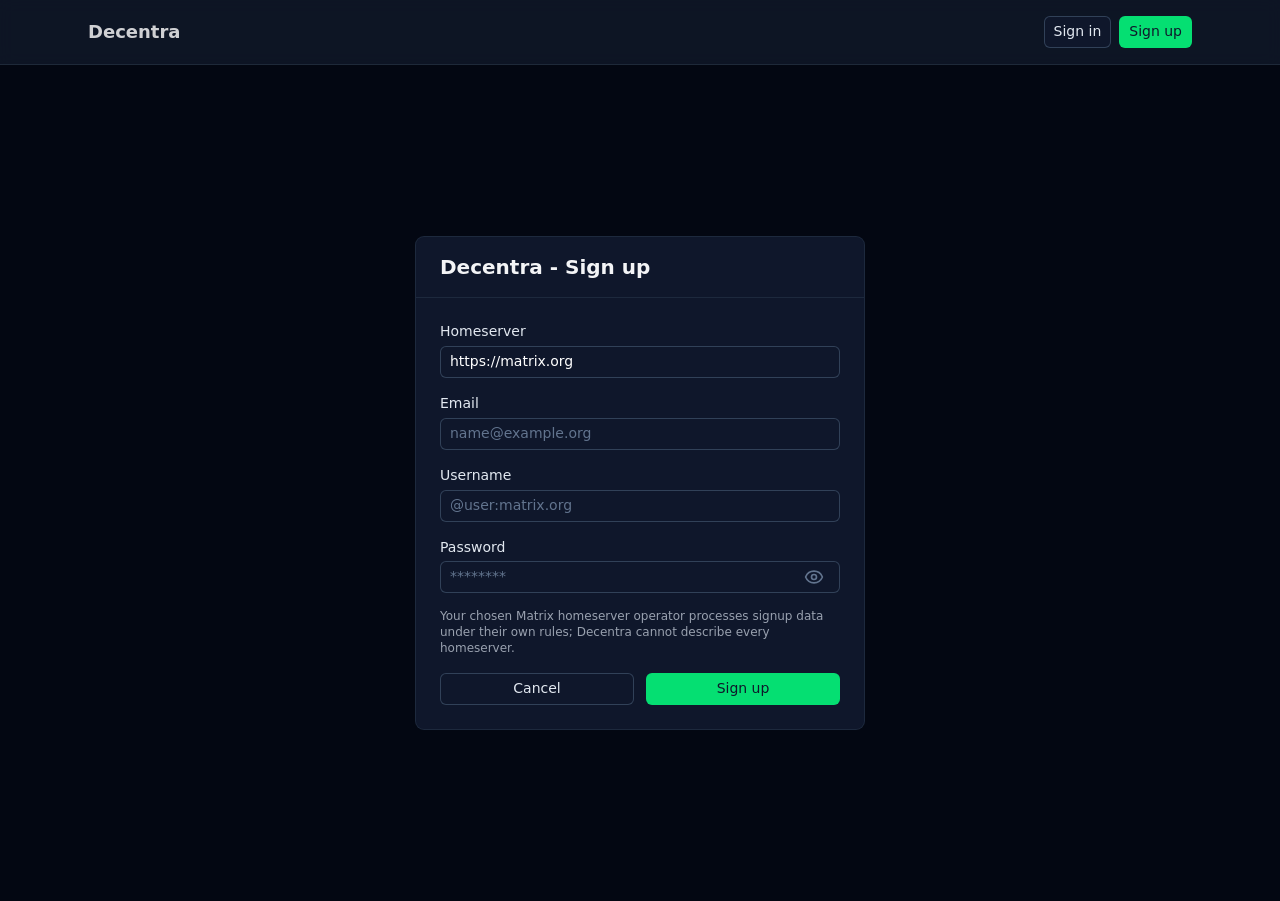
<file: signup/index.html>
<!DOCTYPE html><html><head><meta charset="utf-8"><meta name="viewport" content="width=device-width, initial-scale=1"><style id="nuxt-ui-colors">@layer theme {
  :root, :host {
  --ui-color-primary-50: var(--color-green-50, oklch(98.2% 0.018 155.826));
  --ui-color-primary-100: var(--color-green-100, oklch(96.2% 0.044 156.743));
  --ui-color-primary-200: var(--color-green-200, oklch(92.5% 0.084 155.995));
  --ui-color-primary-300: var(--color-green-300, oklch(87.1% 0.15 154.449));
  --ui-color-primary-400: var(--color-green-400, oklch(79.2% 0.209 151.711));
  --ui-color-primary-500: var(--color-green-500, oklch(72.3% 0.219 149.579));
  --ui-color-primary-600: var(--color-green-600, oklch(62.7% 0.194 149.214));
  --ui-color-primary-700: var(--color-green-700, oklch(52.7% 0.154 150.069));
  --ui-color-primary-800: var(--color-green-800, oklch(44.8% 0.119 151.328));
  --ui-color-primary-900: var(--color-green-900, oklch(39.3% 0.095 152.535));
  --ui-color-primary-950: var(--color-green-950, oklch(26.6% 0.065 152.934));
  --ui-color-secondary-50: var(--color-blue-50, oklch(97% 0.014 254.604));
  --ui-color-secondary-100: var(--color-blue-100, oklch(93.2% 0.032 255.585));
  --ui-color-secondary-200: var(--color-blue-200, oklch(88.2% 0.059 254.128));
  --ui-color-secondary-300: var(--color-blue-300, oklch(80.9% 0.105 251.813));
  --ui-color-secondary-400: var(--color-blue-400, oklch(70.7% 0.165 254.624));
  --ui-color-secondary-500: var(--color-blue-500, oklch(62.3% 0.214 259.815));
  --ui-color-secondary-600: var(--color-blue-600, oklch(54.6% 0.245 262.881));
  --ui-color-secondary-700: var(--color-blue-700, oklch(48.8% 0.243 264.376));
  --ui-color-secondary-800: var(--color-blue-800, oklch(42.4% 0.199 265.638));
  --ui-color-secondary-900: var(--color-blue-900, oklch(37.9% 0.146 265.522));
  --ui-color-secondary-950: var(--color-blue-950, oklch(28.2% 0.091 267.935));
  --ui-color-success-50: var(--color-green-50, oklch(98.2% 0.018 155.826));
  --ui-color-success-100: var(--color-green-100, oklch(96.2% 0.044 156.743));
  --ui-color-success-200: var(--color-green-200, oklch(92.5% 0.084 155.995));
  --ui-color-success-300: var(--color-green-300, oklch(87.1% 0.15 154.449));
  --ui-color-success-400: var(--color-green-400, oklch(79.2% 0.209 151.711));
  --ui-color-success-500: var(--color-green-500, oklch(72.3% 0.219 149.579));
  --ui-color-success-600: var(--color-green-600, oklch(62.7% 0.194 149.214));
  --ui-color-success-700: var(--color-green-700, oklch(52.7% 0.154 150.069));
  --ui-color-success-800: var(--color-green-800, oklch(44.8% 0.119 151.328));
  --ui-color-success-900: var(--color-green-900, oklch(39.3% 0.095 152.535));
  --ui-color-success-950: var(--color-green-950, oklch(26.6% 0.065 152.934));
  --ui-color-info-50: var(--color-blue-50, oklch(97% 0.014 254.604));
  --ui-color-info-100: var(--color-blue-100, oklch(93.2% 0.032 255.585));
  --ui-color-info-200: var(--color-blue-200, oklch(88.2% 0.059 254.128));
  --ui-color-info-300: var(--color-blue-300, oklch(80.9% 0.105 251.813));
  --ui-color-info-400: var(--color-blue-400, oklch(70.7% 0.165 254.624));
  --ui-color-info-500: var(--color-blue-500, oklch(62.3% 0.214 259.815));
  --ui-color-info-600: var(--color-blue-600, oklch(54.6% 0.245 262.881));
  --ui-color-info-700: var(--color-blue-700, oklch(48.8% 0.243 264.376));
  --ui-color-info-800: var(--color-blue-800, oklch(42.4% 0.199 265.638));
  --ui-color-info-900: var(--color-blue-900, oklch(37.9% 0.146 265.522));
  --ui-color-info-950: var(--color-blue-950, oklch(28.2% 0.091 267.935));
  --ui-color-warning-50: var(--color-yellow-50, oklch(98.7% 0.026 102.212));
  --ui-color-warning-100: var(--color-yellow-100, oklch(97.3% 0.071 103.193));
  --ui-color-warning-200: var(--color-yellow-200, oklch(94.5% 0.129 101.54));
  --ui-color-warning-300: var(--color-yellow-300, oklch(90.5% 0.182 98.111));
  --ui-color-warning-400: var(--color-yellow-400, oklch(85.2% 0.199 91.936));
  --ui-color-warning-500: var(--color-yellow-500, oklch(79.5% 0.184 86.047));
  --ui-color-warning-600: var(--color-yellow-600, oklch(68.1% 0.162 75.834));
  --ui-color-warning-700: var(--color-yellow-700, oklch(55.4% 0.135 66.442));
  --ui-color-warning-800: var(--color-yellow-800, oklch(47.6% 0.114 61.907));
  --ui-color-warning-900: var(--color-yellow-900, oklch(42.1% 0.095 57.708));
  --ui-color-warning-950: var(--color-yellow-950, oklch(28.6% 0.066 53.813));
  --ui-color-error-50: var(--color-red-50, oklch(97.1% 0.013 17.38));
  --ui-color-error-100: var(--color-red-100, oklch(93.6% 0.032 17.717));
  --ui-color-error-200: var(--color-red-200, oklch(88.5% 0.062 18.334));
  --ui-color-error-300: var(--color-red-300, oklch(80.8% 0.114 19.571));
  --ui-color-error-400: var(--color-red-400, oklch(70.4% 0.191 22.216));
  --ui-color-error-500: var(--color-red-500, oklch(63.7% 0.237 25.331));
  --ui-color-error-600: var(--color-red-600, oklch(57.7% 0.245 27.325));
  --ui-color-error-700: var(--color-red-700, oklch(50.5% 0.213 27.518));
  --ui-color-error-800: var(--color-red-800, oklch(44.4% 0.177 26.899));
  --ui-color-error-900: var(--color-red-900, oklch(39.6% 0.141 25.723));
  --ui-color-error-950: var(--color-red-950, oklch(25.8% 0.092 26.042));
  --ui-color-neutral-50: var(--color-slate-50, oklch(98.4% 0.003 247.858));
  --ui-color-neutral-100: var(--color-slate-100, oklch(96.8% 0.007 247.896));
  --ui-color-neutral-200: var(--color-slate-200, oklch(92.9% 0.013 255.508));
  --ui-color-neutral-300: var(--color-slate-300, oklch(86.9% 0.022 252.894));
  --ui-color-neutral-400: var(--color-slate-400, oklch(70.4% 0.04 256.788));
  --ui-color-neutral-500: var(--color-slate-500, oklch(55.4% 0.046 257.417));
  --ui-color-neutral-600: var(--color-slate-600, oklch(44.6% 0.043 257.281));
  --ui-color-neutral-700: var(--color-slate-700, oklch(37.2% 0.044 257.287));
  --ui-color-neutral-800: var(--color-slate-800, oklch(27.9% 0.041 260.031));
  --ui-color-neutral-900: var(--color-slate-900, oklch(20.8% 0.042 265.755));
  --ui-color-neutral-950: var(--color-slate-950, oklch(12.9% 0.042 264.695));
  }
  :root, :host, .light {
  --ui-primary: var(--ui-color-primary-500);
  --ui-secondary: var(--ui-color-secondary-500);
  --ui-success: var(--ui-color-success-500);
  --ui-info: var(--ui-color-info-500);
  --ui-warning: var(--ui-color-warning-500);
  --ui-error: var(--ui-color-error-500);
  }
  .dark {
  --ui-primary: var(--ui-color-primary-400);
  --ui-secondary: var(--ui-color-secondary-400);
  --ui-success: var(--ui-color-success-400);
  --ui-info: var(--ui-color-info-400);
  --ui-warning: var(--ui-color-warning-400);
  --ui-error: var(--ui-color-error-400);
  }
}</style><title>Decentra</title><link rel="stylesheet" href="/_nuxt/entry.B5LYiEje.css" crossorigin><style>@layer components {:where(.i-lucide\:eye){display:inline-block;width:1em;height:1em;background-color:currentColor;-webkit-mask-image:var(--svg);mask-image:var(--svg);-webkit-mask-repeat:no-repeat;mask-repeat:no-repeat;-webkit-mask-size:100% 100%;mask-size:100% 100%;--svg:url("data:image/svg+xml,%3Csvg xmlns='http://www.w3.org/2000/svg' viewBox='0 0 24 24' width='24' height='24'%3E%3Cg fill='none' stroke='black' stroke-linecap='round' stroke-linejoin='round' stroke-width='2'%3E%3Cpath d='M2.062 12.348a1 1 0 0 1 0-.696a10.75 10.75 0 0 1 19.876 0a1 1 0 0 1 0 .696a10.75 10.75 0 0 1-19.876 0'/%3E%3Ccircle cx='12' cy='12' r='3'/%3E%3C/g%3E%3C/svg%3E")}}</style><link rel="preload" as="fetch" crossorigin="anonymous" href="/signup/_payload.json?1426a859-4365-4fd7-8f80-6ed2cd302ea8"><link rel="modulepreload" as="script" crossorigin href="/_nuxt/DH_E0HhU.js"><link rel="modulepreload" as="script" crossorigin href="/_nuxt/DBtEtUNy.js"><link rel="modulepreload" as="script" crossorigin href="/_nuxt/UESxHwrB.js"><link rel="modulepreload" as="script" crossorigin href="/_nuxt/CZYw1NuF.js"><link rel="modulepreload" as="script" crossorigin href="/_nuxt/BUMUPYx7.js"><link rel="modulepreload" as="script" crossorigin href="/_nuxt/BIIc77So.js"><link rel="modulepreload" as="script" crossorigin href="/_nuxt/D-ONq5c-.js"><link rel="modulepreload" as="script" crossorigin href="/_nuxt/BJb8EAuz.js"><link rel="modulepreload" as="script" crossorigin href="/_nuxt/D7w1RSHl.js"><script type="module" src="/_nuxt/DH_E0HhU.js" crossorigin></script><link rel="prefetch" href="/_nuxt/matrix_sdk_crypto_wasm_bg.Mlrn556D.wasm"><link rel="icon" type="image/svg+xml" href="/favicon.svg"><script id="unhead:payload" type="application/json">{"title":"Decentra"}</script><script>"use strict";(()=>{const t=window,e=document.documentElement,c=["dark","light"],n=getStorageValue("localStorage","nuxt-color-mode")||"dark";let i=n==="system"?u():n;const r=e.getAttribute("data-color-mode-forced");r&&(i=r),l(i),t["__NUXT_COLOR_MODE__"]={preference:n,value:i,getColorScheme:u,addColorScheme:l,removeColorScheme:d};function l(o){const s=""+o+"",a="";e.classList?e.classList.add(s):e.className+=" "+s,a&&e.setAttribute("data-"+a,o)}function d(o){const s=""+o+"",a="";e.classList?e.classList.remove(s):e.className=e.className.replace(new RegExp(s,"g"),""),a&&e.removeAttribute("data-"+a)}function f(o){return t.matchMedia("(prefers-color-scheme"+o+")")}function u(){if(t.matchMedia&&f("").media!=="not all"){for(const o of c)if(f(":"+o).matches)return o}return"dark"}})();function getStorageValue(t,e){switch(t){case"localStorage":return window.localStorage.getItem(e);case"sessionStorage":return window.sessionStorage.getItem(e);case"cookie":return getCookie(e);default:return null}}function getCookie(t){const c=("; "+window.document.cookie).split("; "+t+"=");if(c.length===2)return c.pop()?.split(";").shift()}</script></head><body><div id="__nuxt" class="isolate"><!--[--><!--[--><!--[--><!--[--><!--[--><div></div><div class="min-h-screen bg-gray-950 text-gray-100"><header class="border-b border-gray-200/70 bg-white/90 backdrop-blur dark:border-gray-800 dark:bg-gray-900/85"><div class="mx-auto flex h-16 w-full max-w-6xl items-center justify-between px-6"><a href="/" class="text-lg font-semibold text-white/70 transition hover:text-white dark:text-white/80"> Decentra </a><div class="flex items-center gap-2"><!--[--><a href="/login" data-slot="base" class="rounded-md font-medium inline-flex items-center disabled:cursor-not-allowed aria-disabled:cursor-not-allowed disabled:opacity-75 aria-disabled:opacity-75 transition-colors px-2.5 py-1.5 text-sm gap-1.5 ring ring-inset ring-accented text-default bg-default hover:bg-elevated active:bg-elevated disabled:bg-default aria-disabled:bg-default focus:outline-none focus-visible:ring-2 focus-visible:ring-inverted"><!--[--><!--[--><!----><!--]--><!--[-->Sign in<!--]--><!--[--><!----><!--]--><!--]--></a><!--]--><!--[--><a href="/signup" data-slot="base" class="rounded-md font-medium inline-flex items-center disabled:cursor-not-allowed aria-disabled:cursor-not-allowed disabled:opacity-75 aria-disabled:opacity-75 transition-colors px-2.5 py-1.5 text-sm gap-1.5 text-inverted bg-primary hover:bg-primary/75 active:bg-primary/75 disabled:bg-primary aria-disabled:bg-primary focus-visible:outline-2 focus-visible:outline-offset-2 focus-visible:outline-primary"><!--[--><!--[--><!----><!--]--><!--[-->Sign up<!--]--><!--[--><!----><!--]--><!--]--></a><!--]--></div></div></header><main class="flex min-h-[calc(100vh-4rem)] items-center justify-center p-4"><div data-slot="root" class="rounded-lg overflow-hidden bg-default ring ring-default divide-y divide-default w-full max-w-md"><div data-slot="header" class="p-4 sm:px-6"><!--[--><h1 class="text-xl font-semibold"> Decentra - Sign up</h1><!--]--></div><div data-slot="body" class="p-4 sm:p-6"><!--[--><div class="auth-form-fields space-y-4"><div data-slot="root" class="text-sm w-full"><div data-slot="wrapper" class=""><div data-slot="labelWrapper" class="flex content-center items-center justify-between gap-1"><label for="v-0" data-slot="label" class="block font-medium text-default"><!--[--><!--[-->Homeserver<!--]--><!--]--></label><!----></div><!----></div><div class="relative mt-1"><!--[--><div data-slot="root" class="relative inline-flex items-center w-full"><input id="v-0" type="url" value="https://matrix.org" placeholder="https://matrix.org" data-slot="base" class="w-full rounded-md border-0 appearance-none placeholder:text-dimmed focus:outline-none disabled:cursor-not-allowed disabled:opacity-75 transition-colors px-2.5 py-1.5 text-sm gap-1.5 text-highlighted bg-default ring ring-inset ring-accented focus-visible:ring-2 focus-visible:ring-inset focus-visible:ring-primary" required autocomplete="off" aria-invalid="false"><!--[--><!--]--><!----><!----></div><!--]--><!----></div></div><!----><!----><!----><form class="space-y-4"><div data-slot="root" class="text-sm w-full"><div data-slot="wrapper" class=""><div data-slot="labelWrapper" class="flex content-center items-center justify-between gap-1"><label for="v-1" data-slot="label" class="block font-medium text-default"><!--[--><!--[-->Email<!--]--><!--]--></label><!----></div><!----></div><div class="relative mt-1"><!--[--><div data-slot="root" class="relative inline-flex items-center w-full"><input id="v-1" type="email" value placeholder="name@example.org" data-slot="base" class="w-full rounded-md border-0 appearance-none placeholder:text-dimmed focus:outline-none disabled:cursor-not-allowed disabled:opacity-75 transition-colors px-2.5 py-1.5 text-sm gap-1.5 text-highlighted bg-default ring ring-inset ring-accented focus-visible:ring-2 focus-visible:ring-inset focus-visible:ring-primary" required autocomplete="off" aria-invalid="false"><!--[--><!--]--><!----><!----></div><!--]--><!----></div></div><div data-slot="root" class="text-sm w-full"><div data-slot="wrapper" class=""><div data-slot="labelWrapper" class="flex content-center items-center justify-between gap-1"><label for="v-2" data-slot="label" class="block font-medium text-default"><!--[--><!--[-->Username<!--]--><!--]--></label><!----></div><!----></div><div class="relative mt-1"><!--[--><div data-slot="root" class="relative inline-flex items-center w-full"><input id="v-2" type="text" value placeholder="@user:matrix.org" data-slot="base" class="w-full rounded-md border-0 appearance-none placeholder:text-dimmed focus:outline-none disabled:cursor-not-allowed disabled:opacity-75 transition-colors px-2.5 py-1.5 text-sm gap-1.5 text-highlighted bg-default ring ring-inset ring-accented focus-visible:ring-2 focus-visible:ring-inset focus-visible:ring-primary" required autocomplete="off" aria-invalid="false"><!--[--><!--]--><!----><!----></div><!--]--><!----></div></div><div data-slot="root" class="text-sm w-full"><div data-slot="wrapper" class=""><div data-slot="labelWrapper" class="flex content-center items-center justify-between gap-1"><label for="v-3" data-slot="label" class="block font-medium text-default"><!--[--><!--[-->Password<!--]--><!--]--></label><!----></div><!----></div><div class="relative mt-1"><!--[--><div data-slot="root" class="relative inline-flex items-center w-full"><input id="v-3" type="text" value placeholder="********" data-slot="base" class="w-full rounded-md border-0 appearance-none placeholder:text-dimmed focus:outline-none disabled:cursor-not-allowed disabled:opacity-75 transition-colors px-2.5 py-1.5 text-sm gap-1.5 text-highlighted bg-default ring ring-inset ring-accented focus-visible:ring-2 focus-visible:ring-inset focus-visible:ring-primary pe-9" required autocomplete="new-password" spellcheck="false" autocapitalize="off" aria-invalid="false"><!--[--><!--]--><!----><span data-slot="trailing" class="absolute inset-y-0 end-0 flex items-center pe-2.5"><!--[--><button type="button" class="inline-flex shrink-0 items-center justify-center rounded-md border-0 bg-transparent p-1.5 shadow-none text-dimmed hover:bg-transparent hover:text-default focus-visible:outline-none focus-visible:ring-2 focus-visible:ring-primary/40 disabled:cursor-not-allowed disabled:opacity-50" aria-label="Show password" aria-pressed="false"><span class="iconify i-lucide:eye size-5 shrink-0" aria-hidden="true" style=""></span></button><!--]--></span></div><!--]--><!----></div></div><p class="text-xs text-gray-500 dark:text-gray-400">Your chosen Matrix homeserver operator processes signup data under their own rules; Decentra cannot describe every homeserver.</p><div class="grid grid-cols-2 gap-3"><!--[--><!--[--><button type="button" data-slot="base" class="rounded-md font-medium inline-flex items-center disabled:cursor-not-allowed aria-disabled:cursor-not-allowed disabled:opacity-75 aria-disabled:opacity-75 transition-colors px-2.5 py-1.5 text-sm gap-1.5 ring ring-inset ring-accented text-default bg-default hover:bg-elevated active:bg-elevated disabled:bg-default aria-disabled:bg-default focus:outline-none focus-visible:ring-2 focus-visible:ring-inverted w-full justify-center"><!--[--><!--[--><!----><!--]--><!--[-->Cancel<!--]--><!--[--><!----><!--]--><!--]--></button><!--]--><!--]--><!--[--><!--[--><button type="submit" data-slot="base" class="rounded-md font-medium inline-flex items-center disabled:cursor-not-allowed aria-disabled:cursor-not-allowed disabled:opacity-75 aria-disabled:opacity-75 transition-colors px-2.5 py-1.5 text-sm gap-1.5 text-inverted bg-primary hover:bg-primary/75 active:bg-primary/75 disabled:bg-primary aria-disabled:bg-primary focus-visible:outline-2 focus-visible:outline-offset-2 focus-visible:outline-primary w-full justify-center"><!--[--><!--[--><!----><!--]--><!--[-->Sign up<!--]--><!--[--><!----><!--]--><!--]--></button><!--]--><!--]--></div></form></div><!--]--></div><!----></div></main></div><!----><!--]--><!--]--><!--[--><!--]--><!--v-if--><!--]--><!--[--><!--]--><!--]--><!--]--></div><div id="teleports"></div><script>window.__NUXT__={};window.__NUXT__.config={public:{iubendaSiteId:"",iubendaCookiePolicyId:"",iubendaLang:"de",iubendaRecaptchaPurposeIds:"",iubendaPrivacyPolicyUrl:"",siteUrl:"",matrixOidcClientId:"",debugLogIngestUrl:"",debugLogSessionId:"",debugLogSessionHeader:""},app:{baseURL:"/",buildId:"1426a859-4365-4fd7-8f80-6ed2cd302ea8",buildAssetsDir:"/_nuxt/",cdnURL:""}}</script><script type="application/json" data-nuxt-data="nuxt-app" data-ssr="true" id="__NUXT_DATA__" data-src="/signup/_payload.json?1426a859-4365-4fd7-8f80-6ed2cd302ea8">[{"state":1,"once":11,"_errors":12,"serverRendered":5,"path":14,"prerenderedAt":15},["Reactive",2],{"$scolor-mode":3,"$stheme-preference-init":6,"$smatrix-client":7,"$smatrix-client-restore-status":8,"$sapp-locale":9,"$sapp-locale-init":6,"$stoasts":10},{"preference":4,"value":4,"unknown":5,"forced":6},"dark",true,false,null,"idle","en",[],["Set"],["ShallowReactive",13],{},"/signup",1781441725810]</script></body></html>
</file>
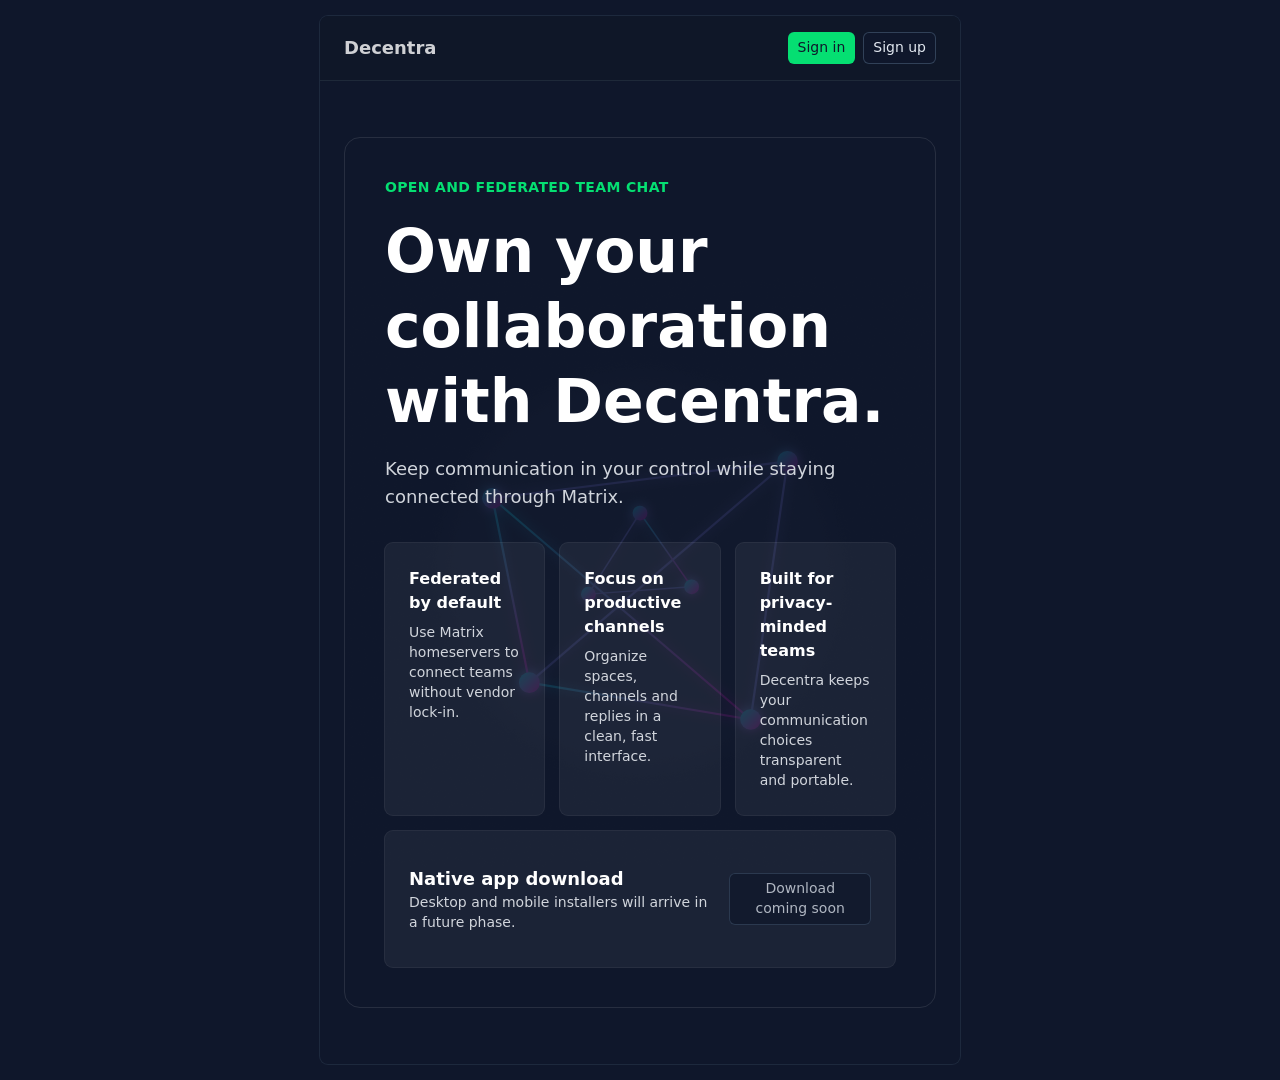
<file: rooms/new/index.html>
<!DOCTYPE html><html><head><meta charset="utf-8"><meta name="viewport" content="width=device-width, initial-scale=1"><style id="nuxt-ui-colors">@layer theme {
  :root, :host {
  --ui-color-primary-50: var(--color-green-50, oklch(98.2% 0.018 155.826));
  --ui-color-primary-100: var(--color-green-100, oklch(96.2% 0.044 156.743));
  --ui-color-primary-200: var(--color-green-200, oklch(92.5% 0.084 155.995));
  --ui-color-primary-300: var(--color-green-300, oklch(87.1% 0.15 154.449));
  --ui-color-primary-400: var(--color-green-400, oklch(79.2% 0.209 151.711));
  --ui-color-primary-500: var(--color-green-500, oklch(72.3% 0.219 149.579));
  --ui-color-primary-600: var(--color-green-600, oklch(62.7% 0.194 149.214));
  --ui-color-primary-700: var(--color-green-700, oklch(52.7% 0.154 150.069));
  --ui-color-primary-800: var(--color-green-800, oklch(44.8% 0.119 151.328));
  --ui-color-primary-900: var(--color-green-900, oklch(39.3% 0.095 152.535));
  --ui-color-primary-950: var(--color-green-950, oklch(26.6% 0.065 152.934));
  --ui-color-secondary-50: var(--color-blue-50, oklch(97% 0.014 254.604));
  --ui-color-secondary-100: var(--color-blue-100, oklch(93.2% 0.032 255.585));
  --ui-color-secondary-200: var(--color-blue-200, oklch(88.2% 0.059 254.128));
  --ui-color-secondary-300: var(--color-blue-300, oklch(80.9% 0.105 251.813));
  --ui-color-secondary-400: var(--color-blue-400, oklch(70.7% 0.165 254.624));
  --ui-color-secondary-500: var(--color-blue-500, oklch(62.3% 0.214 259.815));
  --ui-color-secondary-600: var(--color-blue-600, oklch(54.6% 0.245 262.881));
  --ui-color-secondary-700: var(--color-blue-700, oklch(48.8% 0.243 264.376));
  --ui-color-secondary-800: var(--color-blue-800, oklch(42.4% 0.199 265.638));
  --ui-color-secondary-900: var(--color-blue-900, oklch(37.9% 0.146 265.522));
  --ui-color-secondary-950: var(--color-blue-950, oklch(28.2% 0.091 267.935));
  --ui-color-success-50: var(--color-green-50, oklch(98.2% 0.018 155.826));
  --ui-color-success-100: var(--color-green-100, oklch(96.2% 0.044 156.743));
  --ui-color-success-200: var(--color-green-200, oklch(92.5% 0.084 155.995));
  --ui-color-success-300: var(--color-green-300, oklch(87.1% 0.15 154.449));
  --ui-color-success-400: var(--color-green-400, oklch(79.2% 0.209 151.711));
  --ui-color-success-500: var(--color-green-500, oklch(72.3% 0.219 149.579));
  --ui-color-success-600: var(--color-green-600, oklch(62.7% 0.194 149.214));
  --ui-color-success-700: var(--color-green-700, oklch(52.7% 0.154 150.069));
  --ui-color-success-800: var(--color-green-800, oklch(44.8% 0.119 151.328));
  --ui-color-success-900: var(--color-green-900, oklch(39.3% 0.095 152.535));
  --ui-color-success-950: var(--color-green-950, oklch(26.6% 0.065 152.934));
  --ui-color-info-50: var(--color-blue-50, oklch(97% 0.014 254.604));
  --ui-color-info-100: var(--color-blue-100, oklch(93.2% 0.032 255.585));
  --ui-color-info-200: var(--color-blue-200, oklch(88.2% 0.059 254.128));
  --ui-color-info-300: var(--color-blue-300, oklch(80.9% 0.105 251.813));
  --ui-color-info-400: var(--color-blue-400, oklch(70.7% 0.165 254.624));
  --ui-color-info-500: var(--color-blue-500, oklch(62.3% 0.214 259.815));
  --ui-color-info-600: var(--color-blue-600, oklch(54.6% 0.245 262.881));
  --ui-color-info-700: var(--color-blue-700, oklch(48.8% 0.243 264.376));
  --ui-color-info-800: var(--color-blue-800, oklch(42.4% 0.199 265.638));
  --ui-color-info-900: var(--color-blue-900, oklch(37.9% 0.146 265.522));
  --ui-color-info-950: var(--color-blue-950, oklch(28.2% 0.091 267.935));
  --ui-color-warning-50: var(--color-yellow-50, oklch(98.7% 0.026 102.212));
  --ui-color-warning-100: var(--color-yellow-100, oklch(97.3% 0.071 103.193));
  --ui-color-warning-200: var(--color-yellow-200, oklch(94.5% 0.129 101.54));
  --ui-color-warning-300: var(--color-yellow-300, oklch(90.5% 0.182 98.111));
  --ui-color-warning-400: var(--color-yellow-400, oklch(85.2% 0.199 91.936));
  --ui-color-warning-500: var(--color-yellow-500, oklch(79.5% 0.184 86.047));
  --ui-color-warning-600: var(--color-yellow-600, oklch(68.1% 0.162 75.834));
  --ui-color-warning-700: var(--color-yellow-700, oklch(55.4% 0.135 66.442));
  --ui-color-warning-800: var(--color-yellow-800, oklch(47.6% 0.114 61.907));
  --ui-color-warning-900: var(--color-yellow-900, oklch(42.1% 0.095 57.708));
  --ui-color-warning-950: var(--color-yellow-950, oklch(28.6% 0.066 53.813));
  --ui-color-error-50: var(--color-red-50, oklch(97.1% 0.013 17.38));
  --ui-color-error-100: var(--color-red-100, oklch(93.6% 0.032 17.717));
  --ui-color-error-200: var(--color-red-200, oklch(88.5% 0.062 18.334));
  --ui-color-error-300: var(--color-red-300, oklch(80.8% 0.114 19.571));
  --ui-color-error-400: var(--color-red-400, oklch(70.4% 0.191 22.216));
  --ui-color-error-500: var(--color-red-500, oklch(63.7% 0.237 25.331));
  --ui-color-error-600: var(--color-red-600, oklch(57.7% 0.245 27.325));
  --ui-color-error-700: var(--color-red-700, oklch(50.5% 0.213 27.518));
  --ui-color-error-800: var(--color-red-800, oklch(44.4% 0.177 26.899));
  --ui-color-error-900: var(--color-red-900, oklch(39.6% 0.141 25.723));
  --ui-color-error-950: var(--color-red-950, oklch(25.8% 0.092 26.042));
  --ui-color-neutral-50: var(--color-slate-50, oklch(98.4% 0.003 247.858));
  --ui-color-neutral-100: var(--color-slate-100, oklch(96.8% 0.007 247.896));
  --ui-color-neutral-200: var(--color-slate-200, oklch(92.9% 0.013 255.508));
  --ui-color-neutral-300: var(--color-slate-300, oklch(86.9% 0.022 252.894));
  --ui-color-neutral-400: var(--color-slate-400, oklch(70.4% 0.04 256.788));
  --ui-color-neutral-500: var(--color-slate-500, oklch(55.4% 0.046 257.417));
  --ui-color-neutral-600: var(--color-slate-600, oklch(44.6% 0.043 257.281));
  --ui-color-neutral-700: var(--color-slate-700, oklch(37.2% 0.044 257.287));
  --ui-color-neutral-800: var(--color-slate-800, oklch(27.9% 0.041 260.031));
  --ui-color-neutral-900: var(--color-slate-900, oklch(20.8% 0.042 265.755));
  --ui-color-neutral-950: var(--color-slate-950, oklch(12.9% 0.042 264.695));
  }
  :root, :host, .light {
  --ui-primary: var(--ui-color-primary-500);
  --ui-secondary: var(--ui-color-secondary-500);
  --ui-success: var(--ui-color-success-500);
  --ui-info: var(--ui-color-info-500);
  --ui-warning: var(--ui-color-warning-500);
  --ui-error: var(--ui-color-error-500);
  }
  .dark {
  --ui-primary: var(--ui-color-primary-400);
  --ui-secondary: var(--ui-color-secondary-400);
  --ui-success: var(--ui-color-success-400);
  --ui-info: var(--ui-color-info-400);
  --ui-warning: var(--ui-color-warning-400);
  --ui-error: var(--ui-color-error-400);
  }
}</style><title>Decentra</title><link rel="stylesheet" href="/_nuxt/entry.B5LYiEje.css" crossorigin><link rel="preload" as="fetch" crossorigin="anonymous" href="/rooms/new/_payload.json?1426a859-4365-4fd7-8f80-6ed2cd302ea8"><link rel="modulepreload" as="script" crossorigin href="/_nuxt/DH_E0HhU.js"><link rel="modulepreload" as="script" crossorigin href="/_nuxt/DBtEtUNy.js"><link rel="modulepreload" as="script" crossorigin href="/_nuxt/UESxHwrB.js"><link rel="modulepreload" as="script" crossorigin href="/_nuxt/k8ALaOoV.js"><link rel="modulepreload" as="script" crossorigin href="/_nuxt/BUMUPYx7.js"><link rel="modulepreload" as="script" crossorigin href="/_nuxt/BIIc77So.js"><link rel="modulepreload" as="script" crossorigin href="/_nuxt/CXLzOgF0.js"><link rel="modulepreload" as="script" crossorigin href="/_nuxt/D-ONq5c-.js"><link rel="modulepreload" as="script" crossorigin href="/_nuxt/DzzTJjcl.js"><script type="module" src="/_nuxt/DH_E0HhU.js" crossorigin></script><link rel="prefetch" href="/_nuxt/matrix_sdk_crypto_wasm_bg.Mlrn556D.wasm"><link rel="icon" type="image/svg+xml" href="/favicon.svg"><script id="unhead:payload" type="application/json">{"title":"Decentra"}</script><script>"use strict";(()=>{const t=window,e=document.documentElement,c=["dark","light"],n=getStorageValue("localStorage","nuxt-color-mode")||"dark";let i=n==="system"?u():n;const r=e.getAttribute("data-color-mode-forced");r&&(i=r),l(i),t["__NUXT_COLOR_MODE__"]={preference:n,value:i,getColorScheme:u,addColorScheme:l,removeColorScheme:d};function l(o){const s=""+o+"",a="";e.classList?e.classList.add(s):e.className+=" "+s,a&&e.setAttribute("data-"+a,o)}function d(o){const s=""+o+"",a="";e.classList?e.classList.remove(s):e.className=e.className.replace(new RegExp(s,"g"),""),a&&e.removeAttribute("data-"+a)}function f(o){return t.matchMedia("(prefers-color-scheme"+o+")")}function u(){if(t.matchMedia&&f("").media!=="not all"){for(const o of c)if(f(":"+o).matches)return o}return"dark"}})();function getStorageValue(t,e){switch(t){case"localStorage":return window.localStorage.getItem(e);case"sessionStorage":return window.sessionStorage.getItem(e);case"cookie":return getCookie(e);default:return null}}function getCookie(t){const c=("; "+window.document.cookie).split("; "+t+"=");if(c.length===2)return c.pop()?.split(";").shift()}</script></head><body><div id="__nuxt" class="isolate"><!--[--><!--[--><!--[--><!--[--><!--[--><div></div><div class="mx-auto flex min-h-screen w-full max-w-2xl items-start p-4"><div data-slot="root" class="rounded-lg overflow-hidden bg-default ring ring-default divide-y divide-default w-full"><div data-slot="header" class="p-4 sm:px-6"><!--[--><h1 class="text-xl font-semibold">Create room</h1><p class="text-sm text-gray-500 dark:text-gray-400">Create a Matrix room (not a Space). You can invite others after.</p><!----><!--]--></div><div data-slot="body" class="p-4 sm:p-6"><!--[--><div class="space-y-4"><div data-slot="root" class="text-sm"><div data-slot="wrapper" class=""><div data-slot="labelWrapper" class="flex content-center items-center justify-between gap-1"><label for="v-0" data-slot="label" class="block font-medium text-default"><!--[--><!--[-->Room name<!--]--><!--]--></label><!----></div><!----></div><div class="relative mt-1"><!--[--><div data-slot="root" class="relative inline-flex items-center"><input id="v-0" type="text" value data-slot="base" class="w-full rounded-md border-0 appearance-none placeholder:text-dimmed focus:outline-none disabled:cursor-not-allowed disabled:opacity-75 transition-colors px-2.5 py-1.5 text-sm gap-1.5 text-highlighted bg-default ring ring-inset ring-accented focus-visible:ring-2 focus-visible:ring-inset focus-visible:ring-primary" autocomplete="off" aria-invalid="false"><!--[--><!--]--><!----><!----></div><!--]--><!----></div></div><div data-slot="root" class="text-sm"><div data-slot="wrapper" class=""><div data-slot="labelWrapper" class="flex content-center items-center justify-between gap-1"><label for="v-1" data-slot="label" class="block font-medium text-default"><!--[--><!--[-->Topic (optional)<!--]--><!--]--></label><!----></div><!----></div><div class="relative mt-1"><!--[--><div data-slot="root" class="relative inline-flex items-center"><input id="v-1" type="text" value data-slot="base" class="w-full rounded-md border-0 appearance-none placeholder:text-dimmed focus:outline-none disabled:cursor-not-allowed disabled:opacity-75 transition-colors px-2.5 py-1.5 text-sm gap-1.5 text-highlighted bg-default ring ring-inset ring-accented focus-visible:ring-2 focus-visible:ring-inset focus-visible:ring-primary" autocomplete="off" aria-invalid="false"><!--[--><!--]--><!----><!----></div><!--]--><!----></div></div><div data-slot="root" class="text-sm"><div data-slot="wrapper" class=""><div data-slot="labelWrapper" class="flex content-center items-center justify-between gap-1"><label for="v-2" data-slot="label" class="block font-medium text-default"><!--[--><!--[-->Visibility<!--]--><!--]--></label><!----></div><!----></div><div class="relative mt-1"><!--[--><div class="flex flex-col gap-2 sm:flex-row"><label class="flex items-center gap-2 text-sm"><input type="radio" value="private" class="accent-primary" checked> Private (invite only)</label><label class="flex items-center gap-2 text-sm"><input type="radio" value="public" class="accent-primary"> Public (listed, open join)</label></div><!--]--><!----></div></div><div class="space-y-3 rounded-lg border border-gray-200 p-3 dark:border-gray-800"><p class="text-sm font-medium">Invite members (optional)</p><p class="text-xs text-gray-500 dark:text-gray-400">Search or paste Matrix IDs. They are invited when the room is created.</p><div data-slot="root" class="relative inline-flex items-center"><textarea rows="2" placeholder="@user:server.org, one per line" data-slot="base" class="w-full rounded-md border-0 appearance-none placeholder:text-dimmed focus:outline-none disabled:cursor-not-allowed disabled:opacity-75 transition-colors px-2.5 py-1.5 text-sm gap-1.5 text-highlighted bg-default ring ring-inset ring-accented focus-visible:ring-2 focus-visible:ring-inset focus-visible:ring-primary"></textarea><!--[--><!--]--><!----><!----></div><div class="flex flex-wrap gap-2"><div data-slot="root" class="relative inline-flex items-center min-w-48 flex-1"><input type="text" value placeholder="Name or @user" data-slot="base" class="w-full rounded-md border-0 appearance-none placeholder:text-dimmed focus:outline-none disabled:cursor-not-allowed disabled:opacity-75 transition-colors px-2.5 py-1.5 text-xs gap-1.5 text-highlighted bg-default ring ring-inset ring-accented focus-visible:ring-2 focus-visible:ring-inset focus-visible:ring-primary" autocomplete="off"><!--[--><!--]--><!----><!----></div><!--[--><!--[--><button type="button" data-slot="base" class="rounded-md font-medium inline-flex items-center disabled:cursor-not-allowed aria-disabled:cursor-not-allowed disabled:opacity-75 aria-disabled:opacity-75 transition-colors px-2.5 py-1.5 text-xs gap-1.5 text-default bg-elevated hover:bg-accented/75 active:bg-accented/75 focus:outline-none focus-visible:bg-accented/75 disabled:bg-elevated aria-disabled:bg-elevated"><!--[--><!--[--><!----><!--]--><!--[-->Search<!--]--><!--[--><!----><!--]--><!--]--></button><!--]--><!--]--></div><!----><!----></div><!----></div><!--]--></div><div data-slot="footer" class="p-4 sm:px-6"><!--[--><div class="flex flex-wrap gap-2"><!--[--><!--[--><button type="button" disabled data-slot="base" class="rounded-md font-medium inline-flex items-center disabled:cursor-not-allowed aria-disabled:cursor-not-allowed disabled:opacity-75 aria-disabled:opacity-75 transition-colors px-2.5 py-1.5 text-sm gap-1.5 text-inverted bg-primary hover:bg-primary/75 active:bg-primary/75 disabled:bg-primary aria-disabled:bg-primary focus-visible:outline-2 focus-visible:outline-offset-2 focus-visible:outline-primary"><!--[--><!--[--><!----><!--]--><!--[-->Create room<!--]--><!--[--><!----><!--]--><!--]--></button><!--]--><!--]--><!--[--><a href="/chat" data-slot="base" class="rounded-md font-medium inline-flex items-center disabled:cursor-not-allowed aria-disabled:cursor-not-allowed disabled:opacity-75 aria-disabled:opacity-75 transition-colors px-2.5 py-1.5 text-sm gap-1.5 text-default bg-elevated hover:bg-accented/75 active:bg-accented/75 focus:outline-none focus-visible:bg-accented/75 disabled:bg-elevated aria-disabled:bg-elevated"><!--[--><!--[--><!----><!--]--><!--[-->Back to chat<!--]--><!--[--><!----><!--]--><!--]--></a><!--]--></div><!--]--></div></div></div><!----><!--]--><!--]--><!--[--><!--]--><!--v-if--><!--]--><!--[--><!--]--><!--]--><!--]--></div><div id="teleports"></div><script>window.__NUXT__={};window.__NUXT__.config={public:{iubendaSiteId:"",iubendaCookiePolicyId:"",iubendaLang:"de",iubendaRecaptchaPurposeIds:"",iubendaPrivacyPolicyUrl:"",siteUrl:"",matrixOidcClientId:"",debugLogIngestUrl:"",debugLogSessionId:"",debugLogSessionHeader:""},app:{baseURL:"/",buildId:"1426a859-4365-4fd7-8f80-6ed2cd302ea8",buildAssetsDir:"/_nuxt/",cdnURL:""}}</script><script type="application/json" data-nuxt-data="nuxt-app" data-ssr="true" id="__NUXT_DATA__" data-src="/rooms/new/_payload.json?1426a859-4365-4fd7-8f80-6ed2cd302ea8">[{"state":1,"once":11,"_errors":12,"serverRendered":5,"path":14,"prerenderedAt":15},["Reactive",2],{"$scolor-mode":3,"$stheme-preference-init":6,"$smatrix-client":7,"$smatrix-client-restore-status":8,"$sapp-locale":9,"$sapp-locale-init":6,"$stoasts":10},{"preference":4,"value":4,"unknown":5,"forced":6},"dark",true,false,null,"idle","en",[],["Set"],["ShallowReactive",13],{},"/rooms/new",1781441725810]</script></body></html>
</file>
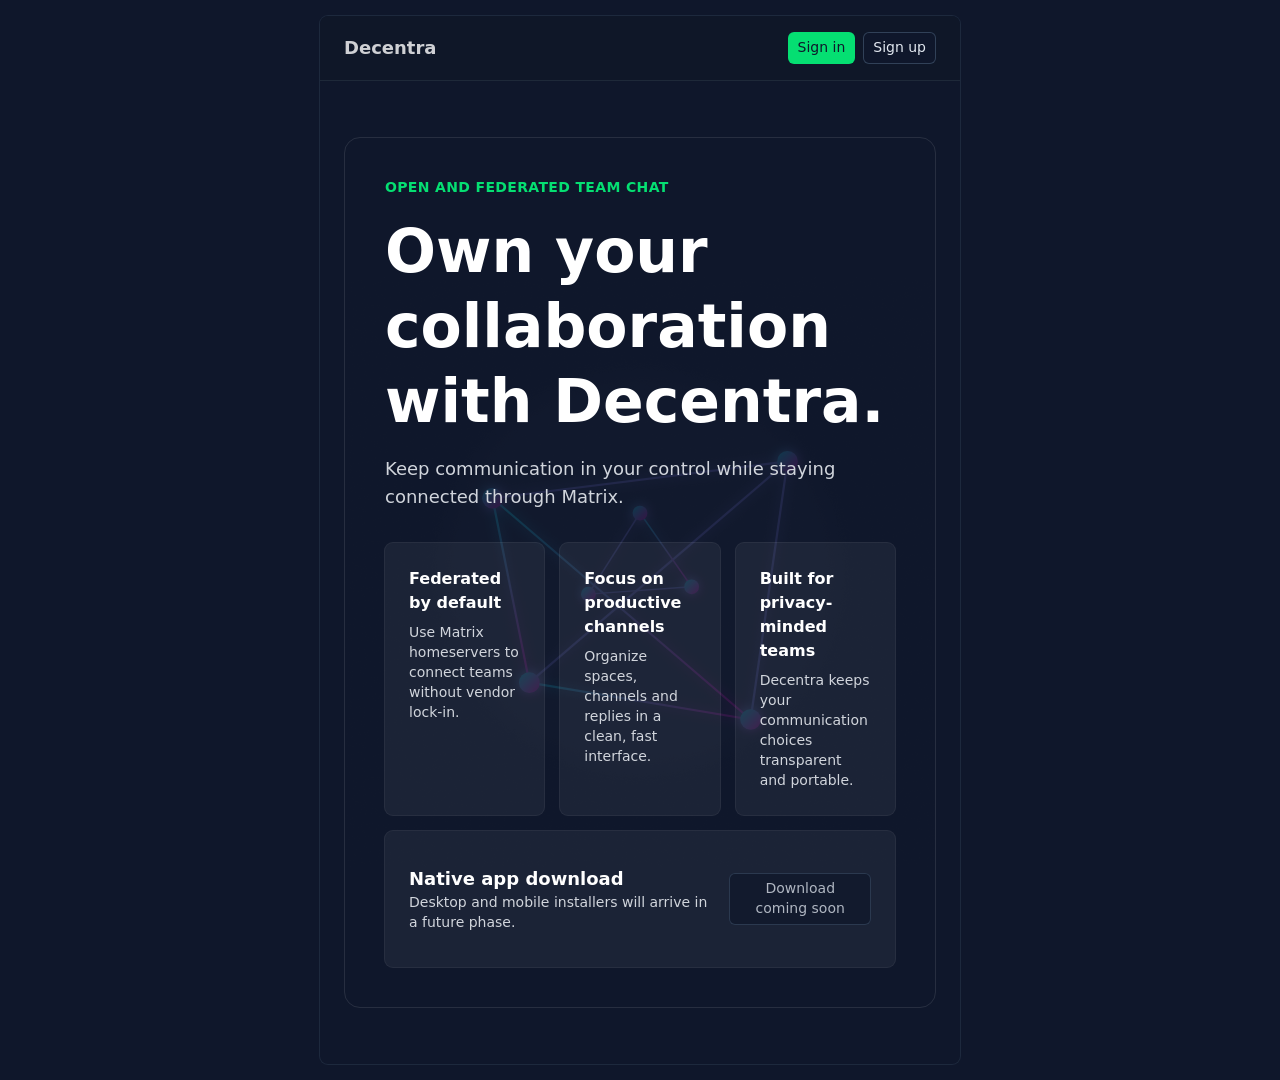
<file: settings/account/index.html>
<!DOCTYPE html><html><head><meta charset="utf-8"><meta name="viewport" content="width=device-width, initial-scale=1"><style id="nuxt-ui-colors">@layer theme {
  :root, :host {
  --ui-color-primary-50: var(--color-green-50, oklch(98.2% 0.018 155.826));
  --ui-color-primary-100: var(--color-green-100, oklch(96.2% 0.044 156.743));
  --ui-color-primary-200: var(--color-green-200, oklch(92.5% 0.084 155.995));
  --ui-color-primary-300: var(--color-green-300, oklch(87.1% 0.15 154.449));
  --ui-color-primary-400: var(--color-green-400, oklch(79.2% 0.209 151.711));
  --ui-color-primary-500: var(--color-green-500, oklch(72.3% 0.219 149.579));
  --ui-color-primary-600: var(--color-green-600, oklch(62.7% 0.194 149.214));
  --ui-color-primary-700: var(--color-green-700, oklch(52.7% 0.154 150.069));
  --ui-color-primary-800: var(--color-green-800, oklch(44.8% 0.119 151.328));
  --ui-color-primary-900: var(--color-green-900, oklch(39.3% 0.095 152.535));
  --ui-color-primary-950: var(--color-green-950, oklch(26.6% 0.065 152.934));
  --ui-color-secondary-50: var(--color-blue-50, oklch(97% 0.014 254.604));
  --ui-color-secondary-100: var(--color-blue-100, oklch(93.2% 0.032 255.585));
  --ui-color-secondary-200: var(--color-blue-200, oklch(88.2% 0.059 254.128));
  --ui-color-secondary-300: var(--color-blue-300, oklch(80.9% 0.105 251.813));
  --ui-color-secondary-400: var(--color-blue-400, oklch(70.7% 0.165 254.624));
  --ui-color-secondary-500: var(--color-blue-500, oklch(62.3% 0.214 259.815));
  --ui-color-secondary-600: var(--color-blue-600, oklch(54.6% 0.245 262.881));
  --ui-color-secondary-700: var(--color-blue-700, oklch(48.8% 0.243 264.376));
  --ui-color-secondary-800: var(--color-blue-800, oklch(42.4% 0.199 265.638));
  --ui-color-secondary-900: var(--color-blue-900, oklch(37.9% 0.146 265.522));
  --ui-color-secondary-950: var(--color-blue-950, oklch(28.2% 0.091 267.935));
  --ui-color-success-50: var(--color-green-50, oklch(98.2% 0.018 155.826));
  --ui-color-success-100: var(--color-green-100, oklch(96.2% 0.044 156.743));
  --ui-color-success-200: var(--color-green-200, oklch(92.5% 0.084 155.995));
  --ui-color-success-300: var(--color-green-300, oklch(87.1% 0.15 154.449));
  --ui-color-success-400: var(--color-green-400, oklch(79.2% 0.209 151.711));
  --ui-color-success-500: var(--color-green-500, oklch(72.3% 0.219 149.579));
  --ui-color-success-600: var(--color-green-600, oklch(62.7% 0.194 149.214));
  --ui-color-success-700: var(--color-green-700, oklch(52.7% 0.154 150.069));
  --ui-color-success-800: var(--color-green-800, oklch(44.8% 0.119 151.328));
  --ui-color-success-900: var(--color-green-900, oklch(39.3% 0.095 152.535));
  --ui-color-success-950: var(--color-green-950, oklch(26.6% 0.065 152.934));
  --ui-color-info-50: var(--color-blue-50, oklch(97% 0.014 254.604));
  --ui-color-info-100: var(--color-blue-100, oklch(93.2% 0.032 255.585));
  --ui-color-info-200: var(--color-blue-200, oklch(88.2% 0.059 254.128));
  --ui-color-info-300: var(--color-blue-300, oklch(80.9% 0.105 251.813));
  --ui-color-info-400: var(--color-blue-400, oklch(70.7% 0.165 254.624));
  --ui-color-info-500: var(--color-blue-500, oklch(62.3% 0.214 259.815));
  --ui-color-info-600: var(--color-blue-600, oklch(54.6% 0.245 262.881));
  --ui-color-info-700: var(--color-blue-700, oklch(48.8% 0.243 264.376));
  --ui-color-info-800: var(--color-blue-800, oklch(42.4% 0.199 265.638));
  --ui-color-info-900: var(--color-blue-900, oklch(37.9% 0.146 265.522));
  --ui-color-info-950: var(--color-blue-950, oklch(28.2% 0.091 267.935));
  --ui-color-warning-50: var(--color-yellow-50, oklch(98.7% 0.026 102.212));
  --ui-color-warning-100: var(--color-yellow-100, oklch(97.3% 0.071 103.193));
  --ui-color-warning-200: var(--color-yellow-200, oklch(94.5% 0.129 101.54));
  --ui-color-warning-300: var(--color-yellow-300, oklch(90.5% 0.182 98.111));
  --ui-color-warning-400: var(--color-yellow-400, oklch(85.2% 0.199 91.936));
  --ui-color-warning-500: var(--color-yellow-500, oklch(79.5% 0.184 86.047));
  --ui-color-warning-600: var(--color-yellow-600, oklch(68.1% 0.162 75.834));
  --ui-color-warning-700: var(--color-yellow-700, oklch(55.4% 0.135 66.442));
  --ui-color-warning-800: var(--color-yellow-800, oklch(47.6% 0.114 61.907));
  --ui-color-warning-900: var(--color-yellow-900, oklch(42.1% 0.095 57.708));
  --ui-color-warning-950: var(--color-yellow-950, oklch(28.6% 0.066 53.813));
  --ui-color-error-50: var(--color-red-50, oklch(97.1% 0.013 17.38));
  --ui-color-error-100: var(--color-red-100, oklch(93.6% 0.032 17.717));
  --ui-color-error-200: var(--color-red-200, oklch(88.5% 0.062 18.334));
  --ui-color-error-300: var(--color-red-300, oklch(80.8% 0.114 19.571));
  --ui-color-error-400: var(--color-red-400, oklch(70.4% 0.191 22.216));
  --ui-color-error-500: var(--color-red-500, oklch(63.7% 0.237 25.331));
  --ui-color-error-600: var(--color-red-600, oklch(57.7% 0.245 27.325));
  --ui-color-error-700: var(--color-red-700, oklch(50.5% 0.213 27.518));
  --ui-color-error-800: var(--color-red-800, oklch(44.4% 0.177 26.899));
  --ui-color-error-900: var(--color-red-900, oklch(39.6% 0.141 25.723));
  --ui-color-error-950: var(--color-red-950, oklch(25.8% 0.092 26.042));
  --ui-color-neutral-50: var(--color-slate-50, oklch(98.4% 0.003 247.858));
  --ui-color-neutral-100: var(--color-slate-100, oklch(96.8% 0.007 247.896));
  --ui-color-neutral-200: var(--color-slate-200, oklch(92.9% 0.013 255.508));
  --ui-color-neutral-300: var(--color-slate-300, oklch(86.9% 0.022 252.894));
  --ui-color-neutral-400: var(--color-slate-400, oklch(70.4% 0.04 256.788));
  --ui-color-neutral-500: var(--color-slate-500, oklch(55.4% 0.046 257.417));
  --ui-color-neutral-600: var(--color-slate-600, oklch(44.6% 0.043 257.281));
  --ui-color-neutral-700: var(--color-slate-700, oklch(37.2% 0.044 257.287));
  --ui-color-neutral-800: var(--color-slate-800, oklch(27.9% 0.041 260.031));
  --ui-color-neutral-900: var(--color-slate-900, oklch(20.8% 0.042 265.755));
  --ui-color-neutral-950: var(--color-slate-950, oklch(12.9% 0.042 264.695));
  }
  :root, :host, .light {
  --ui-primary: var(--ui-color-primary-500);
  --ui-secondary: var(--ui-color-secondary-500);
  --ui-success: var(--ui-color-success-500);
  --ui-info: var(--ui-color-info-500);
  --ui-warning: var(--ui-color-warning-500);
  --ui-error: var(--ui-color-error-500);
  }
  .dark {
  --ui-primary: var(--ui-color-primary-400);
  --ui-secondary: var(--ui-color-secondary-400);
  --ui-success: var(--ui-color-success-400);
  --ui-info: var(--ui-color-info-400);
  --ui-warning: var(--ui-color-warning-400);
  --ui-error: var(--ui-color-error-400);
  }
}</style><title>Decentra</title><link rel="stylesheet" href="/_nuxt/entry.B5LYiEje.css" crossorigin><style>@layer components {:where(.i-lucide\:eye){display:inline-block;width:1em;height:1em;background-color:currentColor;-webkit-mask-image:var(--svg);mask-image:var(--svg);-webkit-mask-repeat:no-repeat;mask-repeat:no-repeat;-webkit-mask-size:100% 100%;mask-size:100% 100%;--svg:url("data:image/svg+xml,%3Csvg xmlns='http://www.w3.org/2000/svg' viewBox='0 0 24 24' width='24' height='24'%3E%3Cg fill='none' stroke='black' stroke-linecap='round' stroke-linejoin='round' stroke-width='2'%3E%3Cpath d='M2.062 12.348a1 1 0 0 1 0-.696a10.75 10.75 0 0 1 19.876 0a1 1 0 0 1 0 .696a10.75 10.75 0 0 1-19.876 0'/%3E%3Ccircle cx='12' cy='12' r='3'/%3E%3C/g%3E%3C/svg%3E")}}</style><link rel="preload" as="fetch" crossorigin="anonymous" href="/settings/account/_payload.json?1426a859-4365-4fd7-8f80-6ed2cd302ea8"><link rel="modulepreload" as="script" crossorigin href="/_nuxt/DH_E0HhU.js"><link rel="modulepreload" as="script" crossorigin href="/_nuxt/DBtEtUNy.js"><link rel="modulepreload" as="script" crossorigin href="/_nuxt/UESxHwrB.js"><link rel="modulepreload" as="script" crossorigin href="/_nuxt/AGkMap5f.js"><link rel="modulepreload" as="script" crossorigin href="/_nuxt/BJb8EAuz.js"><link rel="modulepreload" as="script" crossorigin href="/_nuxt/BUMUPYx7.js"><link rel="modulepreload" as="script" crossorigin href="/_nuxt/D7w1RSHl.js"><link rel="modulepreload" as="script" crossorigin href="/_nuxt/BIIc77So.js"><link rel="modulepreload" as="script" crossorigin href="/_nuxt/C6qOuH7n.js"><script type="module" src="/_nuxt/DH_E0HhU.js" crossorigin></script><link rel="prefetch" href="/_nuxt/matrix_sdk_crypto_wasm_bg.Mlrn556D.wasm"><link rel="icon" type="image/svg+xml" href="/favicon.svg"><script id="unhead:payload" type="application/json">{"title":"Decentra"}</script><script>"use strict";(()=>{const t=window,e=document.documentElement,c=["dark","light"],n=getStorageValue("localStorage","nuxt-color-mode")||"dark";let i=n==="system"?u():n;const r=e.getAttribute("data-color-mode-forced");r&&(i=r),l(i),t["__NUXT_COLOR_MODE__"]={preference:n,value:i,getColorScheme:u,addColorScheme:l,removeColorScheme:d};function l(o){const s=""+o+"",a="";e.classList?e.classList.add(s):e.className+=" "+s,a&&e.setAttribute("data-"+a,o)}function d(o){const s=""+o+"",a="";e.classList?e.classList.remove(s):e.className=e.className.replace(new RegExp(s,"g"),""),a&&e.removeAttribute("data-"+a)}function f(o){return t.matchMedia("(prefers-color-scheme"+o+")")}function u(){if(t.matchMedia&&f("").media!=="not all"){for(const o of c)if(f(":"+o).matches)return o}return"dark"}})();function getStorageValue(t,e){switch(t){case"localStorage":return window.localStorage.getItem(e);case"sessionStorage":return window.sessionStorage.getItem(e);case"cookie":return getCookie(e);default:return null}}function getCookie(t){const c=("; "+window.document.cookie).split("; "+t+"=");if(c.length===2)return c.pop()?.split(";").shift()}</script></head><body><div id="__nuxt" class="isolate"><!--[--><!--[--><!--[--><!--[--><!--[--><div></div><div class="mx-auto flex min-h-screen w-full max-w-2xl items-start p-4"><div data-slot="root" class="rounded-lg overflow-hidden bg-default ring ring-default divide-y divide-default w-full"><div data-slot="header" class="p-4 sm:px-6"><!--[--><div class="space-y-1"><h1 class="text-xl font-semibold">Account settings</h1><p class="text-sm text-gray-500 dark:text-gray-400">Manage your profile preferences.</p><!----></div><!--]--></div><div data-slot="body" class="p-4 sm:p-6"><!--[--><div class="space-y-4"><label class="flex flex-col gap-2 text-sm"><span class="font-medium">Theme</span><select class="rounded-lg border border-gray-300 bg-white px-3 py-2 dark:border-gray-700 dark:bg-gray-900"><!--[--><option value="system">System</option><option value="dark">Dark</option><option value="light">Light</option><!--]--></select></label><label class="flex flex-col gap-2 text-sm"><span class="font-medium">Language</span><select class="rounded-lg border border-gray-300 bg-white px-3 py-2 dark:border-gray-700 dark:bg-gray-900"><!--[--><option value="en">English</option><option value="de">Deutsch</option><!--]--></select></label><label class="flex flex-col gap-2 text-sm"><span class="font-medium">New message alerts</span><select class="rounded-lg border border-gray-300 bg-white px-3 py-2 dark:border-gray-700 dark:bg-gray-900"><!--[--><option value="visual">Visual only (tab title &amp; badges)</option><option value="sound">Sound and visual</option><!--]--></select><span class="text-xs text-gray-500 dark:text-gray-400">Sound plays for new messages in unmuted channels while you are in another channel. Browsers may require a click in the app first.</span></label><label class="flex flex-col gap-2 text-sm"><span class="font-medium">Presence</span><select class="rounded-lg border border-gray-300 bg-white px-3 py-2 dark:border-gray-700 dark:bg-gray-900"><!--[--><option value="online">Online</option><option value="unavailable">Away</option><option value="offline">Offline</option><!--]--></select></label><!--[--><!--[--><button type="button" data-slot="base" class="rounded-md font-medium inline-flex items-center disabled:cursor-not-allowed aria-disabled:cursor-not-allowed disabled:opacity-75 aria-disabled:opacity-75 transition-colors px-2.5 py-1.5 text-xs gap-1.5 text-default bg-elevated hover:bg-accented/75 active:bg-accented/75 focus:outline-none focus-visible:bg-accented/75 disabled:bg-elevated aria-disabled:bg-elevated"><!--[--><!--[--><!----><!--]--><!--[-->Apply presence<!--]--><!--[--><!----><!--]--><!--]--></button><!--]--><!--]--><!----><p class="text-xs text-gray-500 dark:text-gray-400">Busy presence is not supported by this homeserver</p><div class="space-y-4"><div class="space-y-1"><h2 class="text-base font-semibold">Verification</h2><p class="text-xs text-gray-500 dark:text-gray-400">You can verify this session in two ways: with another signed-in client (emoji comparison) or with your recovery / security key.</p></div><div class="space-y-2 rounded-lg border border-gray-200 p-3 dark:border-gray-700"><p class="text-sm font-medium">Verification with another client (emoji)</p><p class="text-xs text-gray-500 dark:text-gray-400">Verify this session with another client of the same account by comparing emojis.</p><p class="text-xs text-gray-500 dark:text-gray-400">Device ID: <span class="font-mono">-</span></p><p class="text-xs text-gray-500 dark:text-gray-400"></p><!----><!----><p class="text-xs text-gray-500 dark:text-gray-400">Cross-signing might need setup on your other client first.</p><!----><!----><div class="flex flex-wrap gap-2"><!--[--><!--[--><button type="button" data-slot="base" class="rounded-md font-medium inline-flex items-center disabled:cursor-not-allowed aria-disabled:cursor-not-allowed disabled:opacity-75 aria-disabled:opacity-75 transition-colors px-2.5 py-1.5 text-xs gap-1.5 text-inverted bg-primary hover:bg-primary/75 active:bg-primary/75 disabled:bg-primary aria-disabled:bg-primary focus-visible:outline-2 focus-visible:outline-offset-2 focus-visible:outline-primary"><!--[--><!--[--><!----><!--]--><!--[-->Start verification<!--]--><!--[--><!----><!--]--><!--]--></button><!--]--><!--]--><!--[--><!--[--><button type="button" data-slot="base" class="rounded-md font-medium inline-flex items-center disabled:cursor-not-allowed aria-disabled:cursor-not-allowed disabled:opacity-75 aria-disabled:opacity-75 transition-colors px-2.5 py-1.5 text-xs gap-1.5 text-default bg-elevated hover:bg-accented/75 active:bg-accented/75 focus:outline-none focus-visible:bg-accented/75 disabled:bg-elevated aria-disabled:bg-elevated"><!--[--><!--[--><!----><!--]--><!--[-->Refresh status<!--]--><!--[--><!----><!--]--><!--]--></button><!--]--><!--]--><!----><!----><!----></div></div><div class="space-y-2 rounded-lg border border-gray-200 p-3 dark:border-gray-700"><p class="text-sm font-medium">Verification with recovery key</p><p class="text-xs text-gray-500 dark:text-gray-400">If you cannot verify with another client, enter your Matrix recovery / security key to restore cross-signing secrets from secret storage on this device.</p><p class="text-xs text-gray-500 dark:text-gray-400">Prefer emoji verification when you have a second trusted client; use the recovery key only when that is not possible.</p><div data-slot="root" class="text-sm"><div data-slot="wrapper" class=""><div data-slot="labelWrapper" class="flex content-center items-center justify-between gap-1"><label for="v-0" data-slot="label" class="block font-medium text-default"><!--[--><!--[-->Recovery or security key<!--]--><!--]--></label><!----></div><!----></div><div class="relative mt-1"><!--[--><div class="relative w-full"><textarea rows="3" class="w-full rounded-md border-0 appearance-none px-2.5 py-1.5 text-base/5 text-highlighted bg-elevated ring ring-inset ring-accented placeholder:text-dimmed focus:outline-none disabled:cursor-not-allowed disabled:opacity-75 pr-10 font-mono text-xs resize-y" autocomplete="off" spellcheck="false" autocapitalize="off"></textarea><button type="button" class="absolute right-2 top-2 inline-flex shrink-0 items-center justify-center rounded-md border-0 bg-transparent p-1.5 shadow-none text-dimmed hover:bg-transparent hover:text-default focus-visible:outline-none focus-visible:ring-2 focus-visible:ring-primary/40 disabled:cursor-not-allowed disabled:opacity-50" aria-label="Show recovery key" aria-pressed="false"><span class="iconify i-lucide:eye size-5 shrink-0" aria-hidden="true" style=""></span></button></div><!--]--><!----></div></div><!--[--><!--[--><button type="button" data-slot="base" class="rounded-md font-medium inline-flex items-center disabled:cursor-not-allowed aria-disabled:cursor-not-allowed disabled:opacity-75 aria-disabled:opacity-75 transition-colors px-2.5 py-1.5 text-xs gap-1.5 text-inverted bg-primary hover:bg-primary/75 active:bg-primary/75 disabled:bg-primary aria-disabled:bg-primary focus-visible:outline-2 focus-visible:outline-offset-2 focus-visible:outline-primary"><!--[--><!--[--><!----><!--]--><!--[-->Restore encryption<!--]--><!--[--><!----><!--]--><!--]--></button><!--]--><!--]--><!----><!----></div></div></div><!--]--></div><div data-slot="footer" class="p-4 sm:px-6"><!--[--><div class="flex flex-wrap gap-2"><!--[--><a href="/chat" data-slot="base" class="rounded-md font-medium inline-flex items-center disabled:cursor-not-allowed aria-disabled:cursor-not-allowed disabled:opacity-75 aria-disabled:opacity-75 transition-colors px-2.5 py-1.5 text-sm gap-1.5 text-default bg-elevated hover:bg-accented/75 active:bg-accented/75 focus:outline-none focus-visible:bg-accented/75 disabled:bg-elevated aria-disabled:bg-elevated"><!--[--><!--[--><!----><!--]--><!--[-->Back to chat<!--]--><!--[--><!----><!--]--><!--]--></a><!--]--><!--[--><!--[--><button type="button" data-slot="base" class="rounded-md font-medium inline-flex items-center disabled:cursor-not-allowed aria-disabled:cursor-not-allowed disabled:opacity-75 aria-disabled:opacity-75 transition-colors px-2.5 py-1.5 text-sm gap-1.5 text-error bg-error/10 hover:bg-error/15 active:bg-error/15 focus:outline-none focus-visible:bg-error/15 disabled:bg-error/10 aria-disabled:bg-error/10"><!--[--><!--[--><!----><!--]--><!--[-->Sign out<!--]--><!--[--><!----><!--]--><!--]--></button><!--]--><!--]--></div><!--]--></div></div></div><!----><!--]--><!--]--><!--[--><!--]--><!--v-if--><!--]--><!--[--><!--]--><!--]--><!--]--></div><div id="teleports"></div><script>window.__NUXT__={};window.__NUXT__.config={public:{iubendaSiteId:"",iubendaCookiePolicyId:"",iubendaLang:"de",iubendaRecaptchaPurposeIds:"",iubendaPrivacyPolicyUrl:"",siteUrl:"",matrixOidcClientId:"",debugLogIngestUrl:"",debugLogSessionId:"",debugLogSessionHeader:""},app:{baseURL:"/",buildId:"1426a859-4365-4fd7-8f80-6ed2cd302ea8",buildAssetsDir:"/_nuxt/",cdnURL:""}}</script><script type="application/json" data-nuxt-data="nuxt-app" data-ssr="true" id="__NUXT_DATA__" data-src="/settings/account/_payload.json?1426a859-4365-4fd7-8f80-6ed2cd302ea8">[{"state":1,"once":12,"_errors":13,"serverRendered":5,"path":15,"prerenderedAt":16},["Reactive",2],{"$scolor-mode":3,"$stheme-preference-init":6,"$smatrix-client":7,"$smatrix-client-restore-status":8,"$sapp-locale":9,"$sapp-locale-init":6,"$stoasts":10,"$smessageNotifyMode":11,"$smessageNotifyModeInitialized":6},{"preference":4,"value":4,"unknown":5,"forced":6},"dark",true,false,null,"idle","en",[],"sound",["Set"],["ShallowReactive",14],{},"/settings/account",1781441725811]</script></body></html>
</file>
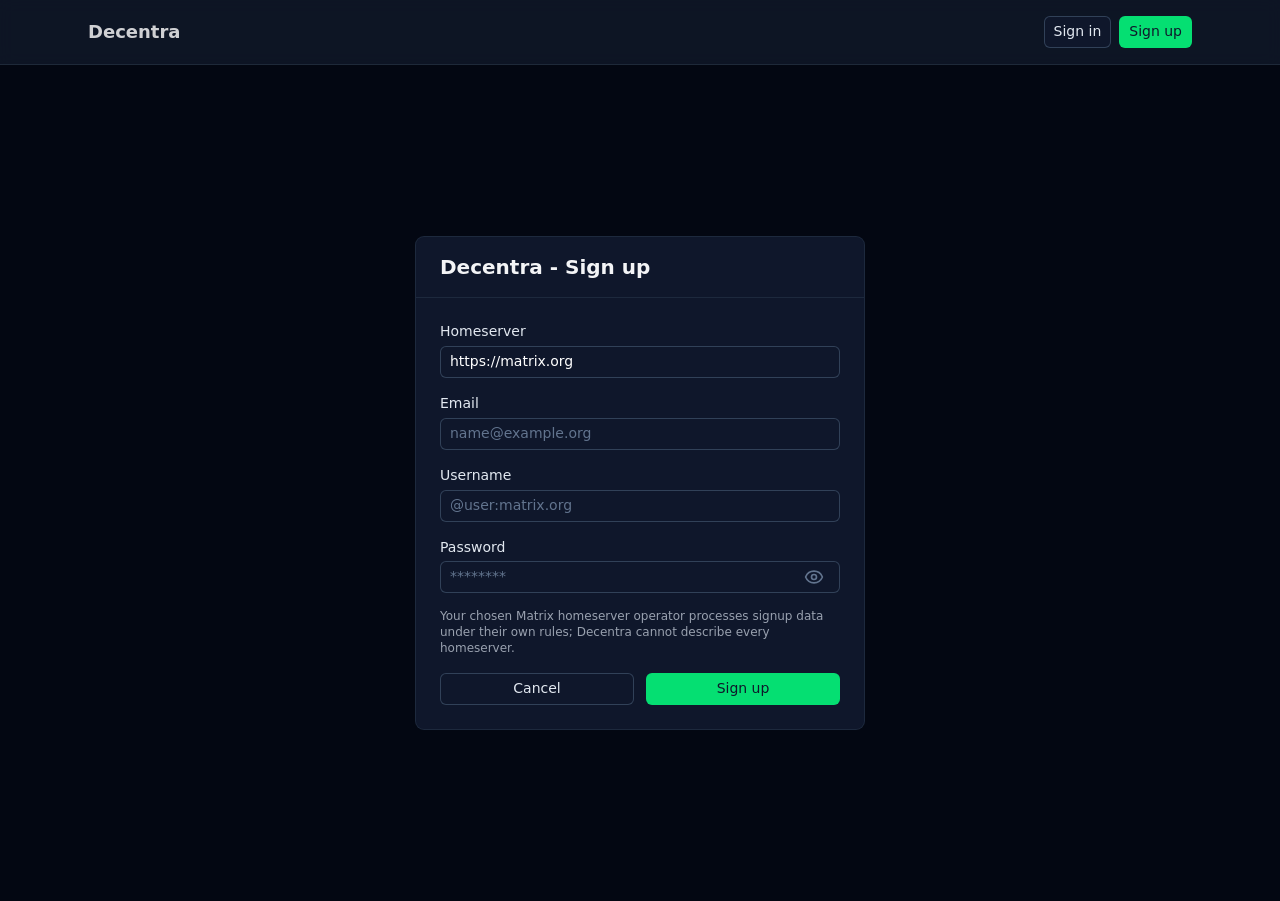
<file: signup/verify-email/index.html>
<!DOCTYPE html><html><head><meta charset="utf-8"><meta name="viewport" content="width=device-width, initial-scale=1"><style id="nuxt-ui-colors">@layer theme {
  :root, :host {
  --ui-color-primary-50: var(--color-green-50, oklch(98.2% 0.018 155.826));
  --ui-color-primary-100: var(--color-green-100, oklch(96.2% 0.044 156.743));
  --ui-color-primary-200: var(--color-green-200, oklch(92.5% 0.084 155.995));
  --ui-color-primary-300: var(--color-green-300, oklch(87.1% 0.15 154.449));
  --ui-color-primary-400: var(--color-green-400, oklch(79.2% 0.209 151.711));
  --ui-color-primary-500: var(--color-green-500, oklch(72.3% 0.219 149.579));
  --ui-color-primary-600: var(--color-green-600, oklch(62.7% 0.194 149.214));
  --ui-color-primary-700: var(--color-green-700, oklch(52.7% 0.154 150.069));
  --ui-color-primary-800: var(--color-green-800, oklch(44.8% 0.119 151.328));
  --ui-color-primary-900: var(--color-green-900, oklch(39.3% 0.095 152.535));
  --ui-color-primary-950: var(--color-green-950, oklch(26.6% 0.065 152.934));
  --ui-color-secondary-50: var(--color-blue-50, oklch(97% 0.014 254.604));
  --ui-color-secondary-100: var(--color-blue-100, oklch(93.2% 0.032 255.585));
  --ui-color-secondary-200: var(--color-blue-200, oklch(88.2% 0.059 254.128));
  --ui-color-secondary-300: var(--color-blue-300, oklch(80.9% 0.105 251.813));
  --ui-color-secondary-400: var(--color-blue-400, oklch(70.7% 0.165 254.624));
  --ui-color-secondary-500: var(--color-blue-500, oklch(62.3% 0.214 259.815));
  --ui-color-secondary-600: var(--color-blue-600, oklch(54.6% 0.245 262.881));
  --ui-color-secondary-700: var(--color-blue-700, oklch(48.8% 0.243 264.376));
  --ui-color-secondary-800: var(--color-blue-800, oklch(42.4% 0.199 265.638));
  --ui-color-secondary-900: var(--color-blue-900, oklch(37.9% 0.146 265.522));
  --ui-color-secondary-950: var(--color-blue-950, oklch(28.2% 0.091 267.935));
  --ui-color-success-50: var(--color-green-50, oklch(98.2% 0.018 155.826));
  --ui-color-success-100: var(--color-green-100, oklch(96.2% 0.044 156.743));
  --ui-color-success-200: var(--color-green-200, oklch(92.5% 0.084 155.995));
  --ui-color-success-300: var(--color-green-300, oklch(87.1% 0.15 154.449));
  --ui-color-success-400: var(--color-green-400, oklch(79.2% 0.209 151.711));
  --ui-color-success-500: var(--color-green-500, oklch(72.3% 0.219 149.579));
  --ui-color-success-600: var(--color-green-600, oklch(62.7% 0.194 149.214));
  --ui-color-success-700: var(--color-green-700, oklch(52.7% 0.154 150.069));
  --ui-color-success-800: var(--color-green-800, oklch(44.8% 0.119 151.328));
  --ui-color-success-900: var(--color-green-900, oklch(39.3% 0.095 152.535));
  --ui-color-success-950: var(--color-green-950, oklch(26.6% 0.065 152.934));
  --ui-color-info-50: var(--color-blue-50, oklch(97% 0.014 254.604));
  --ui-color-info-100: var(--color-blue-100, oklch(93.2% 0.032 255.585));
  --ui-color-info-200: var(--color-blue-200, oklch(88.2% 0.059 254.128));
  --ui-color-info-300: var(--color-blue-300, oklch(80.9% 0.105 251.813));
  --ui-color-info-400: var(--color-blue-400, oklch(70.7% 0.165 254.624));
  --ui-color-info-500: var(--color-blue-500, oklch(62.3% 0.214 259.815));
  --ui-color-info-600: var(--color-blue-600, oklch(54.6% 0.245 262.881));
  --ui-color-info-700: var(--color-blue-700, oklch(48.8% 0.243 264.376));
  --ui-color-info-800: var(--color-blue-800, oklch(42.4% 0.199 265.638));
  --ui-color-info-900: var(--color-blue-900, oklch(37.9% 0.146 265.522));
  --ui-color-info-950: var(--color-blue-950, oklch(28.2% 0.091 267.935));
  --ui-color-warning-50: var(--color-yellow-50, oklch(98.7% 0.026 102.212));
  --ui-color-warning-100: var(--color-yellow-100, oklch(97.3% 0.071 103.193));
  --ui-color-warning-200: var(--color-yellow-200, oklch(94.5% 0.129 101.54));
  --ui-color-warning-300: var(--color-yellow-300, oklch(90.5% 0.182 98.111));
  --ui-color-warning-400: var(--color-yellow-400, oklch(85.2% 0.199 91.936));
  --ui-color-warning-500: var(--color-yellow-500, oklch(79.5% 0.184 86.047));
  --ui-color-warning-600: var(--color-yellow-600, oklch(68.1% 0.162 75.834));
  --ui-color-warning-700: var(--color-yellow-700, oklch(55.4% 0.135 66.442));
  --ui-color-warning-800: var(--color-yellow-800, oklch(47.6% 0.114 61.907));
  --ui-color-warning-900: var(--color-yellow-900, oklch(42.1% 0.095 57.708));
  --ui-color-warning-950: var(--color-yellow-950, oklch(28.6% 0.066 53.813));
  --ui-color-error-50: var(--color-red-50, oklch(97.1% 0.013 17.38));
  --ui-color-error-100: var(--color-red-100, oklch(93.6% 0.032 17.717));
  --ui-color-error-200: var(--color-red-200, oklch(88.5% 0.062 18.334));
  --ui-color-error-300: var(--color-red-300, oklch(80.8% 0.114 19.571));
  --ui-color-error-400: var(--color-red-400, oklch(70.4% 0.191 22.216));
  --ui-color-error-500: var(--color-red-500, oklch(63.7% 0.237 25.331));
  --ui-color-error-600: var(--color-red-600, oklch(57.7% 0.245 27.325));
  --ui-color-error-700: var(--color-red-700, oklch(50.5% 0.213 27.518));
  --ui-color-error-800: var(--color-red-800, oklch(44.4% 0.177 26.899));
  --ui-color-error-900: var(--color-red-900, oklch(39.6% 0.141 25.723));
  --ui-color-error-950: var(--color-red-950, oklch(25.8% 0.092 26.042));
  --ui-color-neutral-50: var(--color-slate-50, oklch(98.4% 0.003 247.858));
  --ui-color-neutral-100: var(--color-slate-100, oklch(96.8% 0.007 247.896));
  --ui-color-neutral-200: var(--color-slate-200, oklch(92.9% 0.013 255.508));
  --ui-color-neutral-300: var(--color-slate-300, oklch(86.9% 0.022 252.894));
  --ui-color-neutral-400: var(--color-slate-400, oklch(70.4% 0.04 256.788));
  --ui-color-neutral-500: var(--color-slate-500, oklch(55.4% 0.046 257.417));
  --ui-color-neutral-600: var(--color-slate-600, oklch(44.6% 0.043 257.281));
  --ui-color-neutral-700: var(--color-slate-700, oklch(37.2% 0.044 257.287));
  --ui-color-neutral-800: var(--color-slate-800, oklch(27.9% 0.041 260.031));
  --ui-color-neutral-900: var(--color-slate-900, oklch(20.8% 0.042 265.755));
  --ui-color-neutral-950: var(--color-slate-950, oklch(12.9% 0.042 264.695));
  }
  :root, :host, .light {
  --ui-primary: var(--ui-color-primary-500);
  --ui-secondary: var(--ui-color-secondary-500);
  --ui-success: var(--ui-color-success-500);
  --ui-info: var(--ui-color-info-500);
  --ui-warning: var(--ui-color-warning-500);
  --ui-error: var(--ui-color-error-500);
  }
  .dark {
  --ui-primary: var(--ui-color-primary-400);
  --ui-secondary: var(--ui-color-secondary-400);
  --ui-success: var(--ui-color-success-400);
  --ui-info: var(--ui-color-info-400);
  --ui-warning: var(--ui-color-warning-400);
  --ui-error: var(--ui-color-error-400);
  }
}</style><title>Decentra</title><link rel="stylesheet" href="/_nuxt/entry.B5LYiEje.css" crossorigin><style>@layer components {:where(.i-lucide\:eye){display:inline-block;width:1em;height:1em;background-color:currentColor;-webkit-mask-image:var(--svg);mask-image:var(--svg);-webkit-mask-repeat:no-repeat;mask-repeat:no-repeat;-webkit-mask-size:100% 100%;mask-size:100% 100%;--svg:url("data:image/svg+xml,%3Csvg xmlns='http://www.w3.org/2000/svg' viewBox='0 0 24 24' width='24' height='24'%3E%3Cg fill='none' stroke='black' stroke-linecap='round' stroke-linejoin='round' stroke-width='2'%3E%3Cpath d='M2.062 12.348a1 1 0 0 1 0-.696a10.75 10.75 0 0 1 19.876 0a1 1 0 0 1 0 .696a10.75 10.75 0 0 1-19.876 0'/%3E%3Ccircle cx='12' cy='12' r='3'/%3E%3C/g%3E%3C/svg%3E")}}</style><link rel="preload" as="fetch" crossorigin="anonymous" href="/signup/verify-email/_payload.json?1426a859-4365-4fd7-8f80-6ed2cd302ea8"><link rel="modulepreload" as="script" crossorigin href="/_nuxt/DH_E0HhU.js"><link rel="modulepreload" as="script" crossorigin href="/_nuxt/DBtEtUNy.js"><link rel="modulepreload" as="script" crossorigin href="/_nuxt/UESxHwrB.js"><link rel="modulepreload" as="script" crossorigin href="/_nuxt/CZYw1NuF.js"><link rel="modulepreload" as="script" crossorigin href="/_nuxt/BUMUPYx7.js"><link rel="modulepreload" as="script" crossorigin href="/_nuxt/BIIc77So.js"><link rel="modulepreload" as="script" crossorigin href="/_nuxt/D-ONq5c-.js"><link rel="modulepreload" as="script" crossorigin href="/_nuxt/BJb8EAuz.js"><link rel="modulepreload" as="script" crossorigin href="/_nuxt/D7w1RSHl.js"><script type="module" src="/_nuxt/DH_E0HhU.js" crossorigin></script><link rel="prefetch" href="/_nuxt/matrix_sdk_crypto_wasm_bg.Mlrn556D.wasm"><link rel="icon" type="image/svg+xml" href="/favicon.svg"><script id="unhead:payload" type="application/json">{"title":"Decentra"}</script><script>"use strict";(()=>{const t=window,e=document.documentElement,c=["dark","light"],n=getStorageValue("localStorage","nuxt-color-mode")||"dark";let i=n==="system"?u():n;const r=e.getAttribute("data-color-mode-forced");r&&(i=r),l(i),t["__NUXT_COLOR_MODE__"]={preference:n,value:i,getColorScheme:u,addColorScheme:l,removeColorScheme:d};function l(o){const s=""+o+"",a="";e.classList?e.classList.add(s):e.className+=" "+s,a&&e.setAttribute("data-"+a,o)}function d(o){const s=""+o+"",a="";e.classList?e.classList.remove(s):e.className=e.className.replace(new RegExp(s,"g"),""),a&&e.removeAttribute("data-"+a)}function f(o){return t.matchMedia("(prefers-color-scheme"+o+")")}function u(){if(t.matchMedia&&f("").media!=="not all"){for(const o of c)if(f(":"+o).matches)return o}return"dark"}})();function getStorageValue(t,e){switch(t){case"localStorage":return window.localStorage.getItem(e);case"sessionStorage":return window.sessionStorage.getItem(e);case"cookie":return getCookie(e);default:return null}}function getCookie(t){const c=("; "+window.document.cookie).split("; "+t+"=");if(c.length===2)return c.pop()?.split(";").shift()}</script></head><body><div id="__nuxt" class="isolate"><!--[--><!--[--><!--[--><!--[--><!--[--><div></div><div class="min-h-screen bg-gray-950 text-gray-100"><header class="border-b border-gray-200/70 bg-white/90 backdrop-blur dark:border-gray-800 dark:bg-gray-900/85"><div class="mx-auto flex h-16 w-full max-w-6xl items-center justify-between px-6"><a href="/" class="text-lg font-semibold text-white/70 transition hover:text-white dark:text-white/80"> Decentra </a><div class="flex items-center gap-2"><!--[--><a href="/login" data-slot="base" class="rounded-md font-medium inline-flex items-center disabled:cursor-not-allowed aria-disabled:cursor-not-allowed disabled:opacity-75 aria-disabled:opacity-75 transition-colors px-2.5 py-1.5 text-sm gap-1.5 ring ring-inset ring-accented text-default bg-default hover:bg-elevated active:bg-elevated disabled:bg-default aria-disabled:bg-default focus:outline-none focus-visible:ring-2 focus-visible:ring-inverted"><!--[--><!--[--><!----><!--]--><!--[-->Sign in<!--]--><!--[--><!----><!--]--><!--]--></a><!--]--><!--[--><a href="/signup" data-slot="base" class="rounded-md font-medium inline-flex items-center disabled:cursor-not-allowed aria-disabled:cursor-not-allowed disabled:opacity-75 aria-disabled:opacity-75 transition-colors px-2.5 py-1.5 text-sm gap-1.5 text-inverted bg-primary hover:bg-primary/75 active:bg-primary/75 disabled:bg-primary aria-disabled:bg-primary focus-visible:outline-2 focus-visible:outline-offset-2 focus-visible:outline-primary"><!--[--><!--[--><!----><!--]--><!--[-->Sign up<!--]--><!--[--><!----><!--]--><!--]--></a><!--]--></div></div></header><main class="flex min-h-[calc(100vh-4rem)] items-center justify-center p-4"><div data-slot="root" class="rounded-lg overflow-hidden bg-default ring ring-default divide-y divide-default w-full max-w-md"><div data-slot="header" class="p-4 sm:px-6"><!--[--><h1 class="text-xl font-semibold"> Decentra - Sign up</h1><!--]--></div><div data-slot="body" class="p-4 sm:p-6"><!--[--><div class="auth-form-fields space-y-4"><div data-slot="root" class="text-sm w-full"><div data-slot="wrapper" class=""><div data-slot="labelWrapper" class="flex content-center items-center justify-between gap-1"><label for="v-0" data-slot="label" class="block font-medium text-default"><!--[--><!--[-->Homeserver<!--]--><!--]--></label><!----></div><!----></div><div class="relative mt-1"><!--[--><div data-slot="root" class="relative inline-flex items-center w-full"><input id="v-0" type="url" value="https://matrix.org" placeholder="https://matrix.org" data-slot="base" class="w-full rounded-md border-0 appearance-none placeholder:text-dimmed focus:outline-none disabled:cursor-not-allowed disabled:opacity-75 transition-colors px-2.5 py-1.5 text-sm gap-1.5 text-highlighted bg-default ring ring-inset ring-accented focus-visible:ring-2 focus-visible:ring-inset focus-visible:ring-primary" required autocomplete="off" aria-invalid="false"><!--[--><!--]--><!----><!----></div><!--]--><!----></div></div><!----><!----><!----><form class="space-y-4"><div data-slot="root" class="text-sm w-full"><div data-slot="wrapper" class=""><div data-slot="labelWrapper" class="flex content-center items-center justify-between gap-1"><label for="v-1" data-slot="label" class="block font-medium text-default"><!--[--><!--[-->Email<!--]--><!--]--></label><!----></div><!----></div><div class="relative mt-1"><!--[--><div data-slot="root" class="relative inline-flex items-center w-full"><input id="v-1" type="email" value placeholder="name@example.org" data-slot="base" class="w-full rounded-md border-0 appearance-none placeholder:text-dimmed focus:outline-none disabled:cursor-not-allowed disabled:opacity-75 transition-colors px-2.5 py-1.5 text-sm gap-1.5 text-highlighted bg-default ring ring-inset ring-accented focus-visible:ring-2 focus-visible:ring-inset focus-visible:ring-primary" required autocomplete="off" aria-invalid="false"><!--[--><!--]--><!----><!----></div><!--]--><!----></div></div><div data-slot="root" class="text-sm w-full"><div data-slot="wrapper" class=""><div data-slot="labelWrapper" class="flex content-center items-center justify-between gap-1"><label for="v-2" data-slot="label" class="block font-medium text-default"><!--[--><!--[-->Username<!--]--><!--]--></label><!----></div><!----></div><div class="relative mt-1"><!--[--><div data-slot="root" class="relative inline-flex items-center w-full"><input id="v-2" type="text" value placeholder="@user:matrix.org" data-slot="base" class="w-full rounded-md border-0 appearance-none placeholder:text-dimmed focus:outline-none disabled:cursor-not-allowed disabled:opacity-75 transition-colors px-2.5 py-1.5 text-sm gap-1.5 text-highlighted bg-default ring ring-inset ring-accented focus-visible:ring-2 focus-visible:ring-inset focus-visible:ring-primary" required autocomplete="off" aria-invalid="false"><!--[--><!--]--><!----><!----></div><!--]--><!----></div></div><div data-slot="root" class="text-sm w-full"><div data-slot="wrapper" class=""><div data-slot="labelWrapper" class="flex content-center items-center justify-between gap-1"><label for="v-3" data-slot="label" class="block font-medium text-default"><!--[--><!--[-->Password<!--]--><!--]--></label><!----></div><!----></div><div class="relative mt-1"><!--[--><div data-slot="root" class="relative inline-flex items-center w-full"><input id="v-3" type="text" value placeholder="********" data-slot="base" class="w-full rounded-md border-0 appearance-none placeholder:text-dimmed focus:outline-none disabled:cursor-not-allowed disabled:opacity-75 transition-colors px-2.5 py-1.5 text-sm gap-1.5 text-highlighted bg-default ring ring-inset ring-accented focus-visible:ring-2 focus-visible:ring-inset focus-visible:ring-primary pe-9" required autocomplete="new-password" spellcheck="false" autocapitalize="off" aria-invalid="false"><!--[--><!--]--><!----><span data-slot="trailing" class="absolute inset-y-0 end-0 flex items-center pe-2.5"><!--[--><button type="button" class="inline-flex shrink-0 items-center justify-center rounded-md border-0 bg-transparent p-1.5 shadow-none text-dimmed hover:bg-transparent hover:text-default focus-visible:outline-none focus-visible:ring-2 focus-visible:ring-primary/40 disabled:cursor-not-allowed disabled:opacity-50" aria-label="Show password" aria-pressed="false"><span class="iconify i-lucide:eye size-5 shrink-0" aria-hidden="true" style=""></span></button><!--]--></span></div><!--]--><!----></div></div><p class="text-xs text-gray-500 dark:text-gray-400">Your chosen Matrix homeserver operator processes signup data under their own rules; Decentra cannot describe every homeserver.</p><div class="grid grid-cols-2 gap-3"><!--[--><!--[--><button type="button" data-slot="base" class="rounded-md font-medium inline-flex items-center disabled:cursor-not-allowed aria-disabled:cursor-not-allowed disabled:opacity-75 aria-disabled:opacity-75 transition-colors px-2.5 py-1.5 text-sm gap-1.5 ring ring-inset ring-accented text-default bg-default hover:bg-elevated active:bg-elevated disabled:bg-default aria-disabled:bg-default focus:outline-none focus-visible:ring-2 focus-visible:ring-inverted w-full justify-center"><!--[--><!--[--><!----><!--]--><!--[-->Cancel<!--]--><!--[--><!----><!--]--><!--]--></button><!--]--><!--]--><!--[--><!--[--><button type="submit" data-slot="base" class="rounded-md font-medium inline-flex items-center disabled:cursor-not-allowed aria-disabled:cursor-not-allowed disabled:opacity-75 aria-disabled:opacity-75 transition-colors px-2.5 py-1.5 text-sm gap-1.5 text-inverted bg-primary hover:bg-primary/75 active:bg-primary/75 disabled:bg-primary aria-disabled:bg-primary focus-visible:outline-2 focus-visible:outline-offset-2 focus-visible:outline-primary w-full justify-center"><!--[--><!--[--><!----><!--]--><!--[-->Sign up<!--]--><!--[--><!----><!--]--><!--]--></button><!--]--><!--]--></div></form></div><!--]--></div><!----></div></main></div><!----><!--]--><!--]--><!--[--><!--]--><!--v-if--><!--]--><!--[--><!--]--><!--]--><!--]--></div><div id="teleports"></div><script>window.__NUXT__={};window.__NUXT__.config={public:{iubendaSiteId:"",iubendaCookiePolicyId:"",iubendaLang:"de",iubendaRecaptchaPurposeIds:"",iubendaPrivacyPolicyUrl:"",siteUrl:"",matrixOidcClientId:"",debugLogIngestUrl:"",debugLogSessionId:"",debugLogSessionHeader:""},app:{baseURL:"/",buildId:"1426a859-4365-4fd7-8f80-6ed2cd302ea8",buildAssetsDir:"/_nuxt/",cdnURL:""}}</script><script type="application/json" data-nuxt-data="nuxt-app" data-ssr="true" id="__NUXT_DATA__" data-src="/signup/verify-email/_payload.json?1426a859-4365-4fd7-8f80-6ed2cd302ea8">[{"state":1,"once":11,"_errors":12,"serverRendered":5,"path":14,"prerenderedAt":15},["Reactive",2],{"$scolor-mode":3,"$stheme-preference-init":6,"$smatrix-client":7,"$smatrix-client-restore-status":8,"$sapp-locale":9,"$sapp-locale-init":6,"$stoasts":10},{"preference":4,"value":4,"unknown":5,"forced":6},"dark",true,false,null,"idle","en",[],["Set"],["ShallowReactive",13],{},"/signup/verify-email",1781441725810]</script></body></html>
</file>
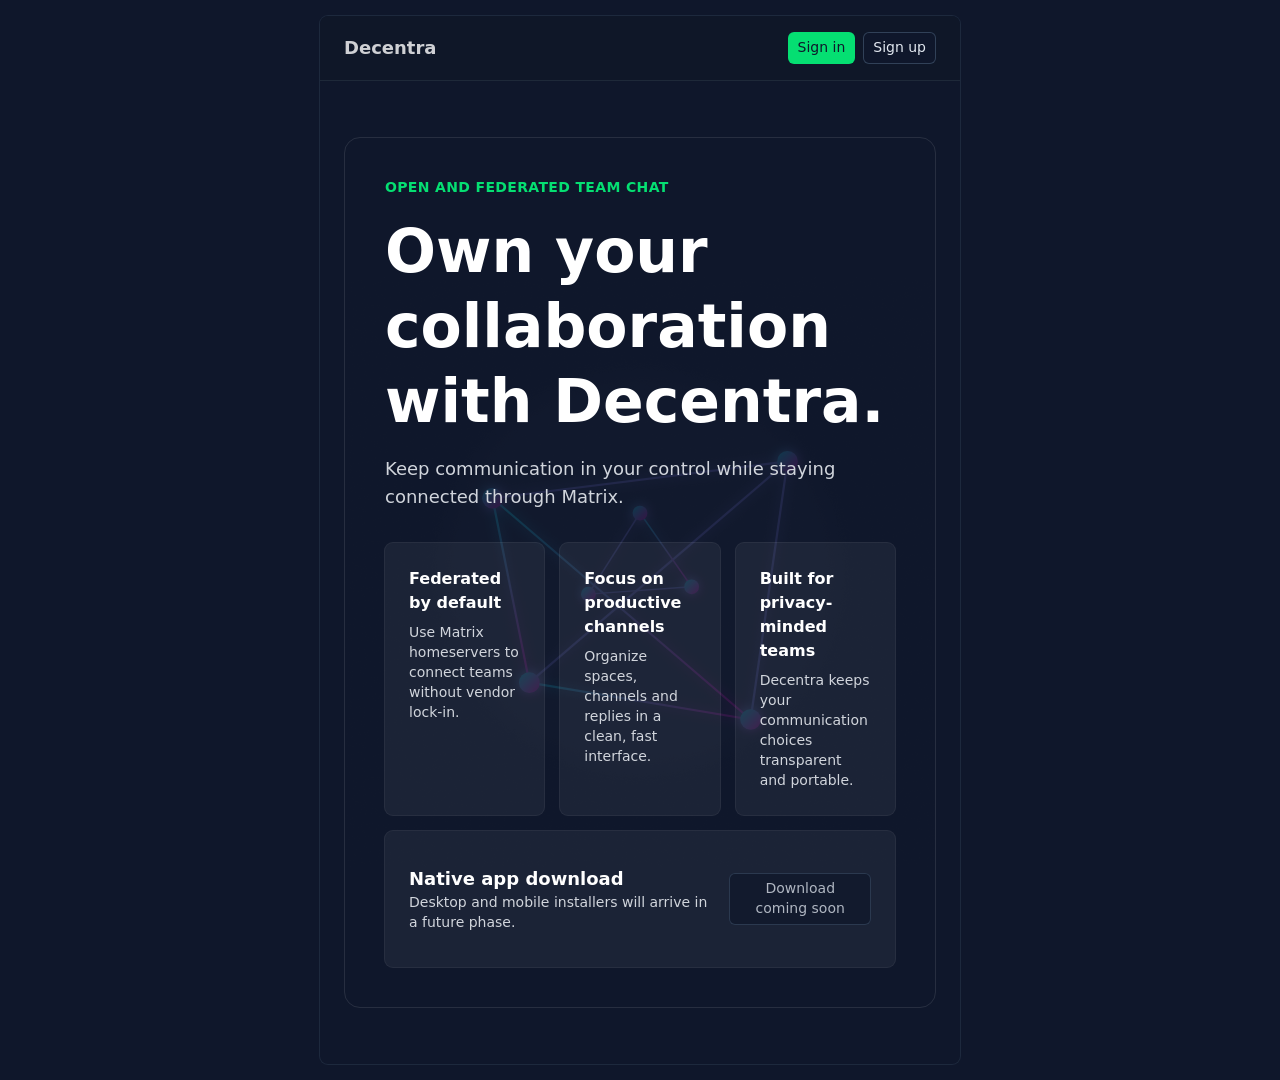
<file: spaces/new/index.html>
<!DOCTYPE html><html><head><meta charset="utf-8"><meta name="viewport" content="width=device-width, initial-scale=1"><style id="nuxt-ui-colors">@layer theme {
  :root, :host {
  --ui-color-primary-50: var(--color-green-50, oklch(98.2% 0.018 155.826));
  --ui-color-primary-100: var(--color-green-100, oklch(96.2% 0.044 156.743));
  --ui-color-primary-200: var(--color-green-200, oklch(92.5% 0.084 155.995));
  --ui-color-primary-300: var(--color-green-300, oklch(87.1% 0.15 154.449));
  --ui-color-primary-400: var(--color-green-400, oklch(79.2% 0.209 151.711));
  --ui-color-primary-500: var(--color-green-500, oklch(72.3% 0.219 149.579));
  --ui-color-primary-600: var(--color-green-600, oklch(62.7% 0.194 149.214));
  --ui-color-primary-700: var(--color-green-700, oklch(52.7% 0.154 150.069));
  --ui-color-primary-800: var(--color-green-800, oklch(44.8% 0.119 151.328));
  --ui-color-primary-900: var(--color-green-900, oklch(39.3% 0.095 152.535));
  --ui-color-primary-950: var(--color-green-950, oklch(26.6% 0.065 152.934));
  --ui-color-secondary-50: var(--color-blue-50, oklch(97% 0.014 254.604));
  --ui-color-secondary-100: var(--color-blue-100, oklch(93.2% 0.032 255.585));
  --ui-color-secondary-200: var(--color-blue-200, oklch(88.2% 0.059 254.128));
  --ui-color-secondary-300: var(--color-blue-300, oklch(80.9% 0.105 251.813));
  --ui-color-secondary-400: var(--color-blue-400, oklch(70.7% 0.165 254.624));
  --ui-color-secondary-500: var(--color-blue-500, oklch(62.3% 0.214 259.815));
  --ui-color-secondary-600: var(--color-blue-600, oklch(54.6% 0.245 262.881));
  --ui-color-secondary-700: var(--color-blue-700, oklch(48.8% 0.243 264.376));
  --ui-color-secondary-800: var(--color-blue-800, oklch(42.4% 0.199 265.638));
  --ui-color-secondary-900: var(--color-blue-900, oklch(37.9% 0.146 265.522));
  --ui-color-secondary-950: var(--color-blue-950, oklch(28.2% 0.091 267.935));
  --ui-color-success-50: var(--color-green-50, oklch(98.2% 0.018 155.826));
  --ui-color-success-100: var(--color-green-100, oklch(96.2% 0.044 156.743));
  --ui-color-success-200: var(--color-green-200, oklch(92.5% 0.084 155.995));
  --ui-color-success-300: var(--color-green-300, oklch(87.1% 0.15 154.449));
  --ui-color-success-400: var(--color-green-400, oklch(79.2% 0.209 151.711));
  --ui-color-success-500: var(--color-green-500, oklch(72.3% 0.219 149.579));
  --ui-color-success-600: var(--color-green-600, oklch(62.7% 0.194 149.214));
  --ui-color-success-700: var(--color-green-700, oklch(52.7% 0.154 150.069));
  --ui-color-success-800: var(--color-green-800, oklch(44.8% 0.119 151.328));
  --ui-color-success-900: var(--color-green-900, oklch(39.3% 0.095 152.535));
  --ui-color-success-950: var(--color-green-950, oklch(26.6% 0.065 152.934));
  --ui-color-info-50: var(--color-blue-50, oklch(97% 0.014 254.604));
  --ui-color-info-100: var(--color-blue-100, oklch(93.2% 0.032 255.585));
  --ui-color-info-200: var(--color-blue-200, oklch(88.2% 0.059 254.128));
  --ui-color-info-300: var(--color-blue-300, oklch(80.9% 0.105 251.813));
  --ui-color-info-400: var(--color-blue-400, oklch(70.7% 0.165 254.624));
  --ui-color-info-500: var(--color-blue-500, oklch(62.3% 0.214 259.815));
  --ui-color-info-600: var(--color-blue-600, oklch(54.6% 0.245 262.881));
  --ui-color-info-700: var(--color-blue-700, oklch(48.8% 0.243 264.376));
  --ui-color-info-800: var(--color-blue-800, oklch(42.4% 0.199 265.638));
  --ui-color-info-900: var(--color-blue-900, oklch(37.9% 0.146 265.522));
  --ui-color-info-950: var(--color-blue-950, oklch(28.2% 0.091 267.935));
  --ui-color-warning-50: var(--color-yellow-50, oklch(98.7% 0.026 102.212));
  --ui-color-warning-100: var(--color-yellow-100, oklch(97.3% 0.071 103.193));
  --ui-color-warning-200: var(--color-yellow-200, oklch(94.5% 0.129 101.54));
  --ui-color-warning-300: var(--color-yellow-300, oklch(90.5% 0.182 98.111));
  --ui-color-warning-400: var(--color-yellow-400, oklch(85.2% 0.199 91.936));
  --ui-color-warning-500: var(--color-yellow-500, oklch(79.5% 0.184 86.047));
  --ui-color-warning-600: var(--color-yellow-600, oklch(68.1% 0.162 75.834));
  --ui-color-warning-700: var(--color-yellow-700, oklch(55.4% 0.135 66.442));
  --ui-color-warning-800: var(--color-yellow-800, oklch(47.6% 0.114 61.907));
  --ui-color-warning-900: var(--color-yellow-900, oklch(42.1% 0.095 57.708));
  --ui-color-warning-950: var(--color-yellow-950, oklch(28.6% 0.066 53.813));
  --ui-color-error-50: var(--color-red-50, oklch(97.1% 0.013 17.38));
  --ui-color-error-100: var(--color-red-100, oklch(93.6% 0.032 17.717));
  --ui-color-error-200: var(--color-red-200, oklch(88.5% 0.062 18.334));
  --ui-color-error-300: var(--color-red-300, oklch(80.8% 0.114 19.571));
  --ui-color-error-400: var(--color-red-400, oklch(70.4% 0.191 22.216));
  --ui-color-error-500: var(--color-red-500, oklch(63.7% 0.237 25.331));
  --ui-color-error-600: var(--color-red-600, oklch(57.7% 0.245 27.325));
  --ui-color-error-700: var(--color-red-700, oklch(50.5% 0.213 27.518));
  --ui-color-error-800: var(--color-red-800, oklch(44.4% 0.177 26.899));
  --ui-color-error-900: var(--color-red-900, oklch(39.6% 0.141 25.723));
  --ui-color-error-950: var(--color-red-950, oklch(25.8% 0.092 26.042));
  --ui-color-neutral-50: var(--color-slate-50, oklch(98.4% 0.003 247.858));
  --ui-color-neutral-100: var(--color-slate-100, oklch(96.8% 0.007 247.896));
  --ui-color-neutral-200: var(--color-slate-200, oklch(92.9% 0.013 255.508));
  --ui-color-neutral-300: var(--color-slate-300, oklch(86.9% 0.022 252.894));
  --ui-color-neutral-400: var(--color-slate-400, oklch(70.4% 0.04 256.788));
  --ui-color-neutral-500: var(--color-slate-500, oklch(55.4% 0.046 257.417));
  --ui-color-neutral-600: var(--color-slate-600, oklch(44.6% 0.043 257.281));
  --ui-color-neutral-700: var(--color-slate-700, oklch(37.2% 0.044 257.287));
  --ui-color-neutral-800: var(--color-slate-800, oklch(27.9% 0.041 260.031));
  --ui-color-neutral-900: var(--color-slate-900, oklch(20.8% 0.042 265.755));
  --ui-color-neutral-950: var(--color-slate-950, oklch(12.9% 0.042 264.695));
  }
  :root, :host, .light {
  --ui-primary: var(--ui-color-primary-500);
  --ui-secondary: var(--ui-color-secondary-500);
  --ui-success: var(--ui-color-success-500);
  --ui-info: var(--ui-color-info-500);
  --ui-warning: var(--ui-color-warning-500);
  --ui-error: var(--ui-color-error-500);
  }
  .dark {
  --ui-primary: var(--ui-color-primary-400);
  --ui-secondary: var(--ui-color-secondary-400);
  --ui-success: var(--ui-color-success-400);
  --ui-info: var(--ui-color-info-400);
  --ui-warning: var(--ui-color-warning-400);
  --ui-error: var(--ui-color-error-400);
  }
}</style><title>Decentra</title><link rel="stylesheet" href="/_nuxt/entry.B5LYiEje.css" crossorigin><link rel="preload" as="fetch" crossorigin="anonymous" href="/spaces/new/_payload.json?1426a859-4365-4fd7-8f80-6ed2cd302ea8"><link rel="modulepreload" as="script" crossorigin href="/_nuxt/DH_E0HhU.js"><link rel="modulepreload" as="script" crossorigin href="/_nuxt/DBtEtUNy.js"><link rel="modulepreload" as="script" crossorigin href="/_nuxt/UESxHwrB.js"><link rel="modulepreload" as="script" crossorigin href="/_nuxt/MKqiNpln.js"><link rel="modulepreload" as="script" crossorigin href="/_nuxt/BUMUPYx7.js"><link rel="modulepreload" as="script" crossorigin href="/_nuxt/BIIc77So.js"><link rel="modulepreload" as="script" crossorigin href="/_nuxt/D-ONq5c-.js"><script type="module" src="/_nuxt/DH_E0HhU.js" crossorigin></script><link rel="prefetch" href="/_nuxt/matrix_sdk_crypto_wasm_bg.Mlrn556D.wasm"><link rel="icon" type="image/svg+xml" href="/favicon.svg"><script id="unhead:payload" type="application/json">{"title":"Decentra"}</script><script>"use strict";(()=>{const t=window,e=document.documentElement,c=["dark","light"],n=getStorageValue("localStorage","nuxt-color-mode")||"dark";let i=n==="system"?u():n;const r=e.getAttribute("data-color-mode-forced");r&&(i=r),l(i),t["__NUXT_COLOR_MODE__"]={preference:n,value:i,getColorScheme:u,addColorScheme:l,removeColorScheme:d};function l(o){const s=""+o+"",a="";e.classList?e.classList.add(s):e.className+=" "+s,a&&e.setAttribute("data-"+a,o)}function d(o){const s=""+o+"",a="";e.classList?e.classList.remove(s):e.className=e.className.replace(new RegExp(s,"g"),""),a&&e.removeAttribute("data-"+a)}function f(o){return t.matchMedia("(prefers-color-scheme"+o+")")}function u(){if(t.matchMedia&&f("").media!=="not all"){for(const o of c)if(f(":"+o).matches)return o}return"dark"}})();function getStorageValue(t,e){switch(t){case"localStorage":return window.localStorage.getItem(e);case"sessionStorage":return window.sessionStorage.getItem(e);case"cookie":return getCookie(e);default:return null}}function getCookie(t){const c=("; "+window.document.cookie).split("; "+t+"=");if(c.length===2)return c.pop()?.split(";").shift()}</script></head><body><div id="__nuxt" class="isolate"><!--[--><!--[--><!--[--><!--[--><!--[--><div></div><div class="mx-auto flex min-h-screen w-full max-w-2xl items-start p-4"><div data-slot="root" class="rounded-lg overflow-hidden bg-default ring ring-default divide-y divide-default w-full"><div data-slot="header" class="p-4 sm:px-6"><!--[--><h1 class="text-xl font-semibold">Create space</h1><p class="text-sm text-gray-500 dark:text-gray-400">Create a Matrix space on your homeserver.</p><!--]--></div><div data-slot="body" class="p-4 sm:p-6"><!--[--><div class="space-y-4"><div data-slot="root" class="text-sm"><div data-slot="wrapper" class=""><div data-slot="labelWrapper" class="flex content-center items-center justify-between gap-1"><label for="v-0" data-slot="label" class="block font-medium text-default"><!--[--><!--[-->Space name<!--]--><!--]--></label><!----></div><!----></div><div class="relative mt-1"><!--[--><div data-slot="root" class="relative inline-flex items-center"><input id="v-0" type="text" value data-slot="base" class="w-full rounded-md border-0 appearance-none placeholder:text-dimmed focus:outline-none disabled:cursor-not-allowed disabled:opacity-75 transition-colors px-2.5 py-1.5 text-sm gap-1.5 text-highlighted bg-default ring ring-inset ring-accented focus-visible:ring-2 focus-visible:ring-inset focus-visible:ring-primary" autocomplete="off" aria-invalid="false"><!--[--><!--]--><!----><!----></div><!--]--><!----></div></div><div data-slot="root" class="text-sm"><div data-slot="wrapper" class=""><div data-slot="labelWrapper" class="flex content-center items-center justify-between gap-1"><label for="v-1" data-slot="label" class="block font-medium text-default"><!--[--><!--[-->Topic (optional)<!--]--><!--]--></label><!----></div><!----></div><div class="relative mt-1"><!--[--><div data-slot="root" class="relative inline-flex items-center"><input id="v-1" type="text" value data-slot="base" class="w-full rounded-md border-0 appearance-none placeholder:text-dimmed focus:outline-none disabled:cursor-not-allowed disabled:opacity-75 transition-colors px-2.5 py-1.5 text-sm gap-1.5 text-highlighted bg-default ring ring-inset ring-accented focus-visible:ring-2 focus-visible:ring-inset focus-visible:ring-primary" autocomplete="off" aria-invalid="false"><!--[--><!--]--><!----><!----></div><!--]--><!----></div></div><div data-slot="root" class="text-sm"><div data-slot="wrapper" class=""><div data-slot="labelWrapper" class="flex content-center items-center justify-between gap-1"><label for="v-2" data-slot="label" class="block font-medium text-default"><!--[--><!--[-->Visibility<!--]--><!--]--></label><!----></div><!----></div><div class="relative mt-1"><!--[--><div class="flex flex-col gap-2 sm:flex-row"><label class="flex items-center gap-2 text-sm"><input type="radio" value="private" class="accent-primary" checked> Private (invite only)</label><label class="flex items-center gap-2 text-sm"><input type="radio" value="public" class="accent-primary"> Public (listed, open join)</label></div><!--]--><!----></div></div><!----></div><!--]--></div><div data-slot="footer" class="p-4 sm:px-6"><!--[--><div class="flex flex-wrap gap-2"><!--[--><!--[--><button type="button" disabled data-slot="base" class="rounded-md font-medium inline-flex items-center disabled:cursor-not-allowed aria-disabled:cursor-not-allowed disabled:opacity-75 aria-disabled:opacity-75 transition-colors px-2.5 py-1.5 text-sm gap-1.5 text-inverted bg-primary hover:bg-primary/75 active:bg-primary/75 disabled:bg-primary aria-disabled:bg-primary focus-visible:outline-2 focus-visible:outline-offset-2 focus-visible:outline-primary"><!--[--><!--[--><!----><!--]--><!--[-->Create space<!--]--><!--[--><!----><!--]--><!--]--></button><!--]--><!--]--><!--[--><a href="/chat" data-slot="base" class="rounded-md font-medium inline-flex items-center disabled:cursor-not-allowed aria-disabled:cursor-not-allowed disabled:opacity-75 aria-disabled:opacity-75 transition-colors px-2.5 py-1.5 text-sm gap-1.5 text-default bg-elevated hover:bg-accented/75 active:bg-accented/75 focus:outline-none focus-visible:bg-accented/75 disabled:bg-elevated aria-disabled:bg-elevated"><!--[--><!--[--><!----><!--]--><!--[-->Back to chat<!--]--><!--[--><!----><!--]--><!--]--></a><!--]--></div><!--]--></div></div></div><!----><!--]--><!--]--><!--[--><!--]--><!--v-if--><!--]--><!--[--><!--]--><!--]--><!--]--></div><div id="teleports"></div><script>window.__NUXT__={};window.__NUXT__.config={public:{iubendaSiteId:"",iubendaCookiePolicyId:"",iubendaLang:"de",iubendaRecaptchaPurposeIds:"",iubendaPrivacyPolicyUrl:"",siteUrl:"",matrixOidcClientId:"",debugLogIngestUrl:"",debugLogSessionId:"",debugLogSessionHeader:""},app:{baseURL:"/",buildId:"1426a859-4365-4fd7-8f80-6ed2cd302ea8",buildAssetsDir:"/_nuxt/",cdnURL:""}}</script><script type="application/json" data-nuxt-data="nuxt-app" data-ssr="true" id="__NUXT_DATA__" data-src="/spaces/new/_payload.json?1426a859-4365-4fd7-8f80-6ed2cd302ea8">[{"state":1,"once":11,"_errors":12,"serverRendered":5,"path":14,"prerenderedAt":15},["Reactive",2],{"$scolor-mode":3,"$stheme-preference-init":6,"$smatrix-client":7,"$smatrix-client-restore-status":8,"$sapp-locale":9,"$sapp-locale-init":6,"$stoasts":10},{"preference":4,"value":4,"unknown":5,"forced":6},"dark",true,false,null,"idle","en",[],["Set"],["ShallowReactive",13],{},"/spaces/new",1781441725811]</script></body></html>
</file>
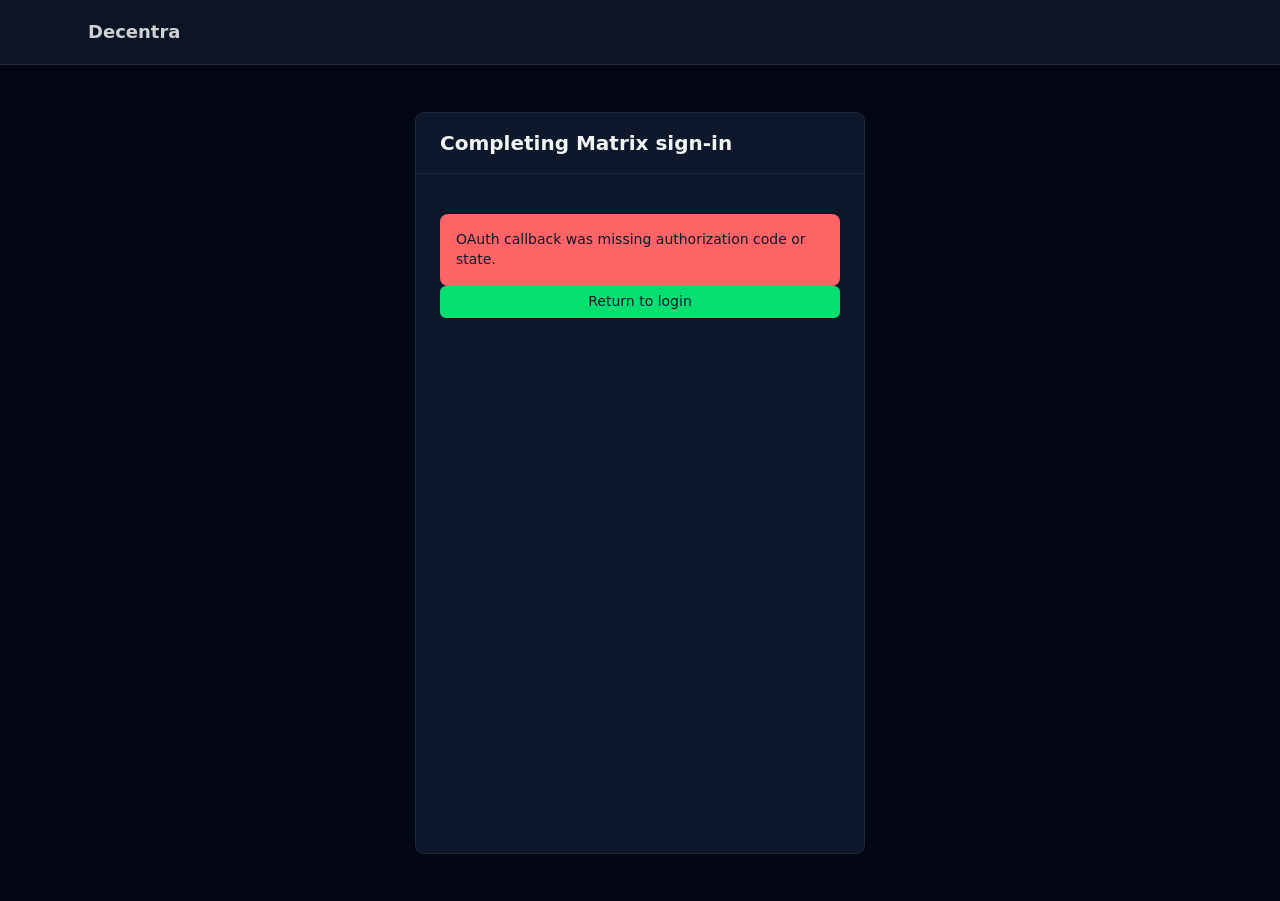
<file: auth/matrix-oidc/callback/index.html>
<!DOCTYPE html><html><head><meta charset="utf-8"><meta name="viewport" content="width=device-width, initial-scale=1"><style id="nuxt-ui-colors">@layer theme {
  :root, :host {
  --ui-color-primary-50: var(--color-green-50, oklch(98.2% 0.018 155.826));
  --ui-color-primary-100: var(--color-green-100, oklch(96.2% 0.044 156.743));
  --ui-color-primary-200: var(--color-green-200, oklch(92.5% 0.084 155.995));
  --ui-color-primary-300: var(--color-green-300, oklch(87.1% 0.15 154.449));
  --ui-color-primary-400: var(--color-green-400, oklch(79.2% 0.209 151.711));
  --ui-color-primary-500: var(--color-green-500, oklch(72.3% 0.219 149.579));
  --ui-color-primary-600: var(--color-green-600, oklch(62.7% 0.194 149.214));
  --ui-color-primary-700: var(--color-green-700, oklch(52.7% 0.154 150.069));
  --ui-color-primary-800: var(--color-green-800, oklch(44.8% 0.119 151.328));
  --ui-color-primary-900: var(--color-green-900, oklch(39.3% 0.095 152.535));
  --ui-color-primary-950: var(--color-green-950, oklch(26.6% 0.065 152.934));
  --ui-color-secondary-50: var(--color-blue-50, oklch(97% 0.014 254.604));
  --ui-color-secondary-100: var(--color-blue-100, oklch(93.2% 0.032 255.585));
  --ui-color-secondary-200: var(--color-blue-200, oklch(88.2% 0.059 254.128));
  --ui-color-secondary-300: var(--color-blue-300, oklch(80.9% 0.105 251.813));
  --ui-color-secondary-400: var(--color-blue-400, oklch(70.7% 0.165 254.624));
  --ui-color-secondary-500: var(--color-blue-500, oklch(62.3% 0.214 259.815));
  --ui-color-secondary-600: var(--color-blue-600, oklch(54.6% 0.245 262.881));
  --ui-color-secondary-700: var(--color-blue-700, oklch(48.8% 0.243 264.376));
  --ui-color-secondary-800: var(--color-blue-800, oklch(42.4% 0.199 265.638));
  --ui-color-secondary-900: var(--color-blue-900, oklch(37.9% 0.146 265.522));
  --ui-color-secondary-950: var(--color-blue-950, oklch(28.2% 0.091 267.935));
  --ui-color-success-50: var(--color-green-50, oklch(98.2% 0.018 155.826));
  --ui-color-success-100: var(--color-green-100, oklch(96.2% 0.044 156.743));
  --ui-color-success-200: var(--color-green-200, oklch(92.5% 0.084 155.995));
  --ui-color-success-300: var(--color-green-300, oklch(87.1% 0.15 154.449));
  --ui-color-success-400: var(--color-green-400, oklch(79.2% 0.209 151.711));
  --ui-color-success-500: var(--color-green-500, oklch(72.3% 0.219 149.579));
  --ui-color-success-600: var(--color-green-600, oklch(62.7% 0.194 149.214));
  --ui-color-success-700: var(--color-green-700, oklch(52.7% 0.154 150.069));
  --ui-color-success-800: var(--color-green-800, oklch(44.8% 0.119 151.328));
  --ui-color-success-900: var(--color-green-900, oklch(39.3% 0.095 152.535));
  --ui-color-success-950: var(--color-green-950, oklch(26.6% 0.065 152.934));
  --ui-color-info-50: var(--color-blue-50, oklch(97% 0.014 254.604));
  --ui-color-info-100: var(--color-blue-100, oklch(93.2% 0.032 255.585));
  --ui-color-info-200: var(--color-blue-200, oklch(88.2% 0.059 254.128));
  --ui-color-info-300: var(--color-blue-300, oklch(80.9% 0.105 251.813));
  --ui-color-info-400: var(--color-blue-400, oklch(70.7% 0.165 254.624));
  --ui-color-info-500: var(--color-blue-500, oklch(62.3% 0.214 259.815));
  --ui-color-info-600: var(--color-blue-600, oklch(54.6% 0.245 262.881));
  --ui-color-info-700: var(--color-blue-700, oklch(48.8% 0.243 264.376));
  --ui-color-info-800: var(--color-blue-800, oklch(42.4% 0.199 265.638));
  --ui-color-info-900: var(--color-blue-900, oklch(37.9% 0.146 265.522));
  --ui-color-info-950: var(--color-blue-950, oklch(28.2% 0.091 267.935));
  --ui-color-warning-50: var(--color-yellow-50, oklch(98.7% 0.026 102.212));
  --ui-color-warning-100: var(--color-yellow-100, oklch(97.3% 0.071 103.193));
  --ui-color-warning-200: var(--color-yellow-200, oklch(94.5% 0.129 101.54));
  --ui-color-warning-300: var(--color-yellow-300, oklch(90.5% 0.182 98.111));
  --ui-color-warning-400: var(--color-yellow-400, oklch(85.2% 0.199 91.936));
  --ui-color-warning-500: var(--color-yellow-500, oklch(79.5% 0.184 86.047));
  --ui-color-warning-600: var(--color-yellow-600, oklch(68.1% 0.162 75.834));
  --ui-color-warning-700: var(--color-yellow-700, oklch(55.4% 0.135 66.442));
  --ui-color-warning-800: var(--color-yellow-800, oklch(47.6% 0.114 61.907));
  --ui-color-warning-900: var(--color-yellow-900, oklch(42.1% 0.095 57.708));
  --ui-color-warning-950: var(--color-yellow-950, oklch(28.6% 0.066 53.813));
  --ui-color-error-50: var(--color-red-50, oklch(97.1% 0.013 17.38));
  --ui-color-error-100: var(--color-red-100, oklch(93.6% 0.032 17.717));
  --ui-color-error-200: var(--color-red-200, oklch(88.5% 0.062 18.334));
  --ui-color-error-300: var(--color-red-300, oklch(80.8% 0.114 19.571));
  --ui-color-error-400: var(--color-red-400, oklch(70.4% 0.191 22.216));
  --ui-color-error-500: var(--color-red-500, oklch(63.7% 0.237 25.331));
  --ui-color-error-600: var(--color-red-600, oklch(57.7% 0.245 27.325));
  --ui-color-error-700: var(--color-red-700, oklch(50.5% 0.213 27.518));
  --ui-color-error-800: var(--color-red-800, oklch(44.4% 0.177 26.899));
  --ui-color-error-900: var(--color-red-900, oklch(39.6% 0.141 25.723));
  --ui-color-error-950: var(--color-red-950, oklch(25.8% 0.092 26.042));
  --ui-color-neutral-50: var(--color-slate-50, oklch(98.4% 0.003 247.858));
  --ui-color-neutral-100: var(--color-slate-100, oklch(96.8% 0.007 247.896));
  --ui-color-neutral-200: var(--color-slate-200, oklch(92.9% 0.013 255.508));
  --ui-color-neutral-300: var(--color-slate-300, oklch(86.9% 0.022 252.894));
  --ui-color-neutral-400: var(--color-slate-400, oklch(70.4% 0.04 256.788));
  --ui-color-neutral-500: var(--color-slate-500, oklch(55.4% 0.046 257.417));
  --ui-color-neutral-600: var(--color-slate-600, oklch(44.6% 0.043 257.281));
  --ui-color-neutral-700: var(--color-slate-700, oklch(37.2% 0.044 257.287));
  --ui-color-neutral-800: var(--color-slate-800, oklch(27.9% 0.041 260.031));
  --ui-color-neutral-900: var(--color-slate-900, oklch(20.8% 0.042 265.755));
  --ui-color-neutral-950: var(--color-slate-950, oklch(12.9% 0.042 264.695));
  }
  :root, :host, .light {
  --ui-primary: var(--ui-color-primary-500);
  --ui-secondary: var(--ui-color-secondary-500);
  --ui-success: var(--ui-color-success-500);
  --ui-info: var(--ui-color-info-500);
  --ui-warning: var(--ui-color-warning-500);
  --ui-error: var(--ui-color-error-500);
  }
  .dark {
  --ui-primary: var(--ui-color-primary-400);
  --ui-secondary: var(--ui-color-secondary-400);
  --ui-success: var(--ui-color-success-400);
  --ui-info: var(--ui-color-info-400);
  --ui-warning: var(--ui-color-warning-400);
  --ui-error: var(--ui-color-error-400);
  }
}</style><title>Decentra</title><link rel="stylesheet" href="/_nuxt/entry.B5LYiEje.css" crossorigin><link rel="preload" as="fetch" crossorigin="anonymous" href="/auth/matrix-oidc/callback/_payload.json?1426a859-4365-4fd7-8f80-6ed2cd302ea8"><link rel="modulepreload" as="script" crossorigin href="/_nuxt/DH_E0HhU.js"><link rel="modulepreload" as="script" crossorigin href="/_nuxt/DBtEtUNy.js"><link rel="modulepreload" as="script" crossorigin href="/_nuxt/UESxHwrB.js"><link rel="modulepreload" as="script" crossorigin href="/_nuxt/3xQ5eRDJ.js"><link rel="modulepreload" as="script" crossorigin href="/_nuxt/D-ONq5c-.js"><script type="module" src="/_nuxt/DH_E0HhU.js" crossorigin></script><link rel="prefetch" href="/_nuxt/matrix_sdk_crypto_wasm_bg.Mlrn556D.wasm"><link rel="icon" type="image/svg+xml" href="/favicon.svg"><script id="unhead:payload" type="application/json">{"title":"Decentra"}</script><script>"use strict";(()=>{const t=window,e=document.documentElement,c=["dark","light"],n=getStorageValue("localStorage","nuxt-color-mode")||"dark";let i=n==="system"?u():n;const r=e.getAttribute("data-color-mode-forced");r&&(i=r),l(i),t["__NUXT_COLOR_MODE__"]={preference:n,value:i,getColorScheme:u,addColorScheme:l,removeColorScheme:d};function l(o){const s=""+o+"",a="";e.classList?e.classList.add(s):e.className+=" "+s,a&&e.setAttribute("data-"+a,o)}function d(o){const s=""+o+"",a="";e.classList?e.classList.remove(s):e.className=e.className.replace(new RegExp(s,"g"),""),a&&e.removeAttribute("data-"+a)}function f(o){return t.matchMedia("(prefers-color-scheme"+o+")")}function u(){if(t.matchMedia&&f("").media!=="not all"){for(const o of c)if(f(":"+o).matches)return o}return"dark"}})();function getStorageValue(t,e){switch(t){case"localStorage":return window.localStorage.getItem(e);case"sessionStorage":return window.sessionStorage.getItem(e);case"cookie":return getCookie(e);default:return null}}function getCookie(t){const c=("; "+window.document.cookie).split("; "+t+"=");if(c.length===2)return c.pop()?.split(";").shift()}</script></head><body><div id="__nuxt" class="isolate"><!--[--><!--[--><!--[--><!--[--><!--[--><div></div><div class="min-h-screen bg-gray-950 text-gray-100"><header class="border-b border-gray-800 bg-gray-900/85 backdrop-blur"><div class="mx-auto flex h-16 w-full max-w-6xl items-center px-6"><a href="/" class="text-lg font-semibold text-white/80 transition hover:text-white"> Decentra </a></div></header><main class="flex min-h-[calc(100vh-4rem)] justify-center px-4 py-12"><div data-slot="root" class="rounded-lg overflow-hidden bg-default ring ring-default divide-y divide-default w-full max-w-md space-y-4"><div data-slot="header" class="p-4 sm:px-6"><!--[--><h1 class="text-xl font-semibold">Completing Matrix sign-in</h1><!--]--></div><div data-slot="body" class="p-4 sm:p-6"><!--[--><p class="text-sm text-gray-400">Finishing delegated login…</p><!----><!----><!--]--></div><!----></div></main></div><!----><!--]--><!--]--><!--[--><!--]--><!--v-if--><!--]--><!--[--><!--]--><!--]--><!--]--></div><div id="teleports"></div><script>window.__NUXT__={};window.__NUXT__.config={public:{iubendaSiteId:"",iubendaCookiePolicyId:"",iubendaLang:"de",iubendaRecaptchaPurposeIds:"",iubendaPrivacyPolicyUrl:"",siteUrl:"",matrixOidcClientId:"",debugLogIngestUrl:"",debugLogSessionId:"",debugLogSessionHeader:""},app:{baseURL:"/",buildId:"1426a859-4365-4fd7-8f80-6ed2cd302ea8",buildAssetsDir:"/_nuxt/",cdnURL:""}}</script><script type="application/json" data-nuxt-data="nuxt-app" data-ssr="true" id="__NUXT_DATA__" data-src="/auth/matrix-oidc/callback/_payload.json?1426a859-4365-4fd7-8f80-6ed2cd302ea8">[{"state":1,"once":11,"_errors":12,"serverRendered":5,"path":14,"prerenderedAt":15},["Reactive",2],{"$scolor-mode":3,"$stheme-preference-init":6,"$smatrix-client":7,"$smatrix-client-restore-status":8,"$sapp-locale":9,"$sapp-locale-init":6,"$stoasts":10},{"preference":4,"value":4,"unknown":5,"forced":6},"dark",true,false,null,"idle","en",[],["Set"],["ShallowReactive",13],{},"/auth/matrix-oidc/callback",1781441725812]</script></body></html>
</file>
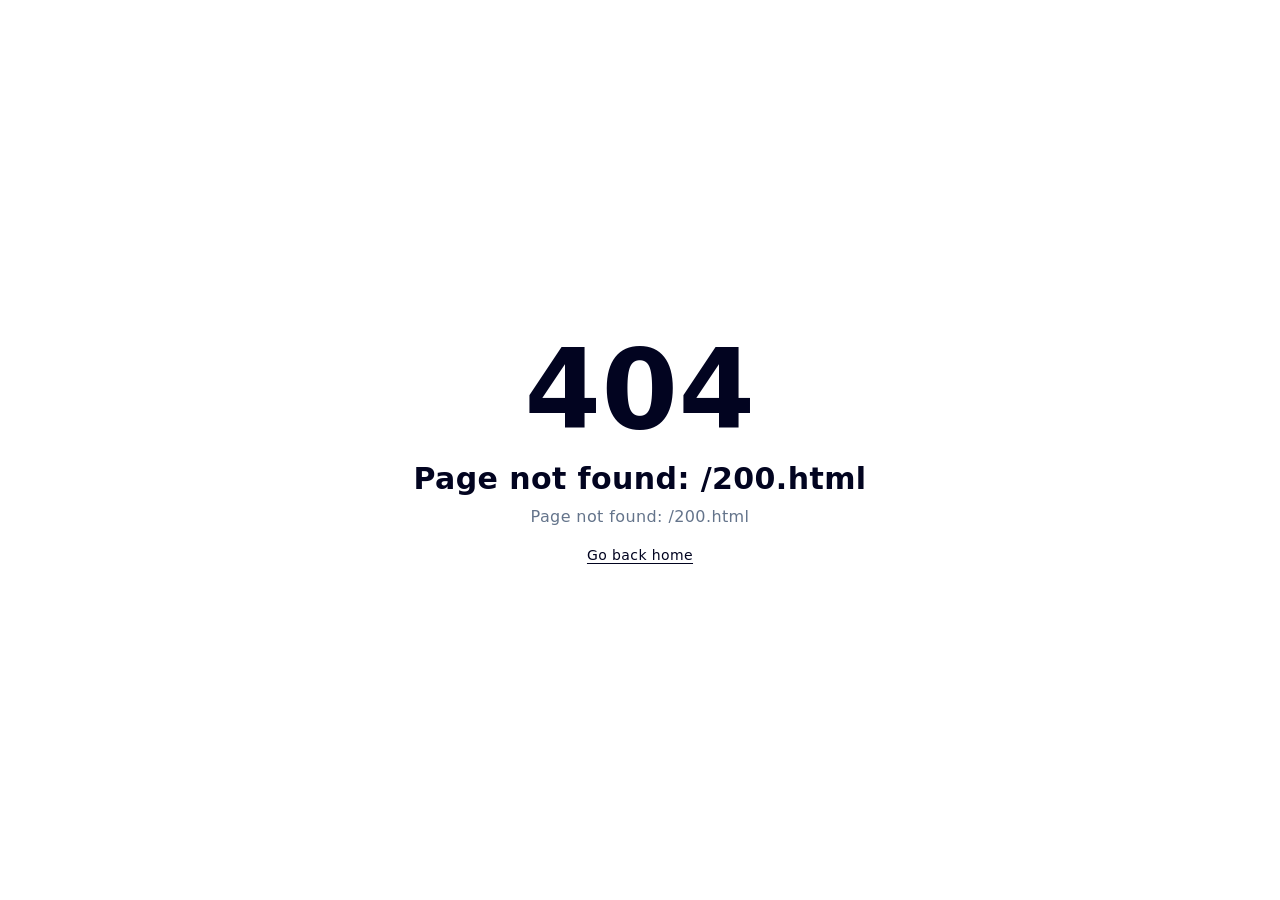
<file: 200.html>
<!DOCTYPE html><html><head><meta charset="utf-8"><meta name="viewport" content="width=device-width, initial-scale=1"><title>Decentra</title><link rel="stylesheet" href="/_nuxt/entry.B5LYiEje.css" crossorigin><link rel="modulepreload" as="script" crossorigin href="/_nuxt/DH_E0HhU.js"><link rel="modulepreload" as="script" crossorigin href="/_nuxt/DBtEtUNy.js"><link rel="modulepreload" as="script" crossorigin href="/_nuxt/UESxHwrB.js"><script type="module" src="/_nuxt/DH_E0HhU.js" crossorigin></script><link rel="prefetch" href="/_nuxt/matrix_sdk_crypto_wasm_bg.Mlrn556D.wasm"><link rel="icon" type="image/svg+xml" href="/favicon.svg"><script id="unhead:payload" type="application/json">{"title":"Decentra"}</script><script>"use strict";(()=>{const t=window,e=document.documentElement,c=["dark","light"],n=getStorageValue("localStorage","nuxt-color-mode")||"dark";let i=n==="system"?u():n;const r=e.getAttribute("data-color-mode-forced");r&&(i=r),l(i),t["__NUXT_COLOR_MODE__"]={preference:n,value:i,getColorScheme:u,addColorScheme:l,removeColorScheme:d};function l(o){const s=""+o+"",a="";e.classList?e.classList.add(s):e.className+=" "+s,a&&e.setAttribute("data-"+a,o)}function d(o){const s=""+o+"",a="";e.classList?e.classList.remove(s):e.className=e.className.replace(new RegExp(s,"g"),""),a&&e.removeAttribute("data-"+a)}function f(o){return t.matchMedia("(prefers-color-scheme"+o+")")}function u(){if(t.matchMedia&&f("").media!=="not all"){for(const o of c)if(f(":"+o).matches)return o}return"dark"}})();function getStorageValue(t,e){switch(t){case"localStorage":return window.localStorage.getItem(e);case"sessionStorage":return window.sessionStorage.getItem(e);case"cookie":return getCookie(e);default:return null}}function getCookie(t){const c=("; "+window.document.cookie).split("; "+t+"=");if(c.length===2)return c.pop()?.split(";").shift()}</script></head><body><div id="__nuxt" class="isolate"></div><div id="teleports"></div><script>window.__NUXT__={};window.__NUXT__.config={public:{iubendaSiteId:"",iubendaCookiePolicyId:"",iubendaLang:"de",iubendaRecaptchaPurposeIds:"",iubendaPrivacyPolicyUrl:"",siteUrl:"",matrixOidcClientId:"",debugLogIngestUrl:"",debugLogSessionId:"",debugLogSessionHeader:""},app:{baseURL:"/",buildId:"1426a859-4365-4fd7-8f80-6ed2cd302ea8",buildAssetsDir:"/_nuxt/",cdnURL:""}}</script><script type="application/json" data-nuxt-data="nuxt-app" data-ssr="false" id="__NUXT_DATA__">[{"prerenderedAt":1,"serverRendered":2},1781441723631,false]</script></body></html>
</file>
<file: _nuxt/entry.B5LYiEje.css>
@layer properties{@supports ((-webkit-hyphens:none) and (not (margin-trim:inline))) or ((-moz-orient:inline) and (not (color:rgb(from red r g b)))){*,::backdrop,:after,:before{--tw-border-spacing-x:0;--tw-border-spacing-y:0;--tw-translate-x:0;--tw-translate-y:0;--tw-translate-z:0;--tw-scale-x:1;--tw-scale-y:1;--tw-scale-z:1;--tw-rotate-x:initial;--tw-rotate-y:initial;--tw-rotate-z:initial;--tw-skew-x:initial;--tw-skew-y:initial;--tw-space-y-reverse:0;--tw-space-x-reverse:0;--tw-divide-y-reverse:0;--tw-border-style:solid;--tw-gradient-position:initial;--tw-gradient-from:#0000;--tw-gradient-via:#0000;--tw-gradient-to:#0000;--tw-gradient-stops:initial;--tw-gradient-via-stops:initial;--tw-gradient-from-position:0%;--tw-gradient-via-position:50%;--tw-gradient-to-position:100%;--tw-leading:initial;--tw-font-weight:initial;--tw-tracking:initial;--tw-ordinal:initial;--tw-slashed-zero:initial;--tw-numeric-figure:initial;--tw-numeric-spacing:initial;--tw-numeric-fraction:initial;--tw-shadow:0 0 #0000;--tw-shadow-color:initial;--tw-shadow-alpha:100%;--tw-inset-shadow:0 0 #0000;--tw-inset-shadow-color:initial;--tw-inset-shadow-alpha:100%;--tw-ring-color:initial;--tw-ring-shadow:0 0 #0000;--tw-inset-ring-color:initial;--tw-inset-ring-shadow:0 0 #0000;--tw-ring-inset:initial;--tw-ring-offset-width:0px;--tw-ring-offset-color:#fff;--tw-ring-offset-shadow:0 0 #0000;--tw-outline-style:solid;--tw-blur:initial;--tw-brightness:initial;--tw-contrast:initial;--tw-grayscale:initial;--tw-hue-rotate:initial;--tw-invert:initial;--tw-opacity:initial;--tw-saturate:initial;--tw-sepia:initial;--tw-drop-shadow:initial;--tw-drop-shadow-color:initial;--tw-drop-shadow-alpha:100%;--tw-drop-shadow-size:initial;--tw-backdrop-blur:initial;--tw-backdrop-brightness:initial;--tw-backdrop-contrast:initial;--tw-backdrop-grayscale:initial;--tw-backdrop-hue-rotate:initial;--tw-backdrop-invert:initial;--tw-backdrop-opacity:initial;--tw-backdrop-saturate:initial;--tw-backdrop-sepia:initial;--tw-duration:initial;--tw-ease:initial;--tw-content:"";--tw-divide-x-reverse:0}}}@layer theme{:host,:root{--font-sans:ui-sans-serif,system-ui,sans-serif,"Apple Color Emoji","Segoe UI Emoji","Segoe UI Symbol","Noto Color Emoji";--font-mono:ui-monospace,SFMono-Regular,Menlo,Monaco,Consolas,"Liberation Mono","Courier New",monospace;--color-red-50:oklch(97.1% .013 17.38);--color-red-200:oklch(88.5% .062 18.334);--color-red-400:oklch(70.4% .191 22.216);--color-red-500:oklch(63.7% .237 25.331);--color-red-600:oklch(57.7% .245 27.325);--color-red-700:oklch(50.5% .213 27.518);--color-red-800:oklch(44.4% .177 26.899);--color-red-900:oklch(39.6% .141 25.723);--color-red-950:oklch(25.8% .092 26.042);--color-amber-50:oklch(98.7% .022 95.277);--color-amber-200:oklch(92.4% .12 95.746);--color-amber-300:oklch(87.9% .169 91.605);--color-amber-400:oklch(82.8% .189 84.429);--color-amber-500:oklch(76.9% .188 70.08);--color-amber-600:oklch(66.6% .179 58.318);--color-amber-800:oklch(47.3% .137 46.201);--color-amber-950:oklch(27.9% .077 45.635);--color-green-400:oklch(79.2% .209 151.711);--color-green-500:oklch(72.3% .219 149.579);--color-green-600:oklch(62.7% .194 149.214);--color-sky-400:oklch(74.6% .16 232.661);--color-sky-500:oklch(68.5% .169 237.323);--color-blue-50:oklch(97% .014 254.604);--color-blue-200:oklch(88.2% .059 254.128);--color-blue-300:oklch(80.9% .105 251.813);--color-blue-500:oklch(62.3% .214 259.815);--color-blue-600:oklch(54.6% .245 262.881);--color-blue-700:oklch(48.8% .243 264.376);--color-blue-950:oklch(28.2% .091 267.935);--color-gray-50:oklch(98.5% .002 247.839);--color-gray-100:oklch(96.7% .003 264.542);--color-gray-200:oklch(92.8% .006 264.531);--color-gray-300:oklch(87.2% .01 258.338);--color-gray-400:oklch(70.7% .022 261.325);--color-gray-500:oklch(55.1% .027 264.364);--color-gray-600:oklch(44.6% .03 256.802);--color-gray-700:oklch(37.3% .034 259.733);--color-gray-800:oklch(27.8% .033 256.848);--color-gray-900:oklch(21% .034 264.665);--color-gray-950:oklch(13% .028 261.692);--color-black:#000;--color-white:#fff;--spacing:.25rem;--container-xs:20rem;--container-sm:24rem;--container-md:28rem;--container-lg:32rem;--container-xl:36rem;--container-2xl:42rem;--container-3xl:48rem;--container-5xl:64rem;--container-6xl:72rem;--text-xs:.75rem;--text-xs--line-height:1.33333;--text-sm:.875rem;--text-sm--line-height:1.42857;--text-base:1rem;--text-base--line-height:1.5;--text-lg:1.125rem;--text-lg--line-height:1.55556;--text-xl:1.25rem;--text-xl--line-height:1.4;--text-2xl:1.5rem;--text-2xl--line-height:1.33333;--text-3xl:1.875rem;--text-3xl--line-height:1.2;--text-4xl:2.25rem;--text-4xl--line-height:1.11111;--text-5xl:3rem;--text-5xl--line-height:1;--text-6xl:3.75rem;--text-6xl--line-height:1;--text-7xl:4.5rem;--text-7xl--line-height:1;--font-weight-normal:400;--font-weight-medium:500;--font-weight-semibold:600;--font-weight-bold:700;--tracking-tight:-.025em;--tracking-wide:.025em;--leading-tight:1.25;--ease-out:cubic-bezier(0,0,.2,1);--animate-spin:spin 1s linear infinite;--animate-pulse:pulse 2s cubic-bezier(.4,0,.6,1)infinite;--default-transition-duration:.15s;--default-transition-timing-function:cubic-bezier(.4,0,.2,1);--default-font-family:var(--font-sans);--default-mono-font-family:var(--font-mono);--color-old-neutral-50:oklch(98.5% 0 0);--color-old-neutral-100:oklch(97% 0 0);--color-old-neutral-200:oklch(92.2% 0 0);--color-old-neutral-300:oklch(87% 0 0);--color-old-neutral-400:oklch(70.8% 0 0);--color-old-neutral-500:oklch(55.6% 0 0);--color-old-neutral-600:oklch(43.9% 0 0);--color-old-neutral-700:oklch(37.1% 0 0);--color-old-neutral-800:oklch(26.9% 0 0);--color-old-neutral-900:oklch(20.5% 0 0);--color-old-neutral-950:oklch(14.5% 0 0)}:host,:root{--ui-header-height:calc(var(--spacing)*16)}.light,:host,:root{--ui-text-dimmed:var(--ui-color-neutral-400);--ui-text-muted:var(--ui-color-neutral-500);--ui-text-toned:var(--ui-color-neutral-600);--ui-text:var(--ui-color-neutral-700);--ui-text-highlighted:var(--ui-color-neutral-900);--ui-text-inverted:#fff;--ui-bg:#fff;--ui-bg-muted:var(--ui-color-neutral-50);--ui-bg-elevated:var(--ui-color-neutral-100);--ui-bg-accented:var(--ui-color-neutral-200);--ui-bg-inverted:var(--ui-color-neutral-900);--ui-border:var(--ui-color-neutral-200);--ui-border-muted:var(--ui-color-neutral-200);--ui-border-accented:var(--ui-color-neutral-300);--ui-border-inverted:var(--ui-color-neutral-900);--ui-radius:.25rem;--ui-container:80rem}.dark{--ui-text-dimmed:var(--ui-color-neutral-500);--ui-text-muted:var(--ui-color-neutral-400);--ui-text-toned:var(--ui-color-neutral-300);--ui-text:var(--ui-color-neutral-200);--ui-text-highlighted:#fff;--ui-text-inverted:var(--ui-color-neutral-900);--ui-bg:var(--ui-color-neutral-900);--ui-bg-muted:var(--ui-color-neutral-800);--ui-bg-elevated:var(--ui-color-neutral-800);--ui-bg-accented:var(--ui-color-neutral-700);--ui-bg-inverted:#fff;--ui-border:var(--ui-color-neutral-800);--ui-border-muted:var(--ui-color-neutral-700);--ui-border-accented:var(--ui-color-neutral-700);--ui-border-inverted:#fff}}@layer base{*,::backdrop,:after,:before{border:0 solid;box-sizing:border-box;margin:0;padding:0}::file-selector-button{border:0 solid;box-sizing:border-box;margin:0;padding:0}:host,html{-webkit-text-size-adjust:100%;font-family:var(--default-font-family,ui-sans-serif,system-ui,sans-serif,"Apple Color Emoji","Segoe UI Emoji","Segoe UI Symbol","Noto Color Emoji");font-feature-settings:var(--default-font-feature-settings,normal);font-variation-settings:var(--default-font-variation-settings,normal);line-height:1.5;-moz-tab-size:4;-o-tab-size:4;tab-size:4;-webkit-tap-highlight-color:transparent}hr{border-top-width:1px;color:inherit;height:0}abbr:where([title]){-webkit-text-decoration:underline dotted;text-decoration:underline dotted}h1,h2,h3,h4,h5,h6{font-size:inherit;font-weight:inherit}a{color:inherit;-webkit-text-decoration:inherit;text-decoration:inherit}b,strong{font-weight:bolder}code,kbd,pre,samp{font-family:var(--default-mono-font-family,ui-monospace,SFMono-Regular,Menlo,Monaco,Consolas,"Liberation Mono","Courier New",monospace);font-feature-settings:var(--default-mono-font-feature-settings,normal);font-size:1em;font-variation-settings:var(--default-mono-font-variation-settings,normal)}small{font-size:80%}sub,sup{font-size:75%;line-height:0;position:relative;vertical-align:baseline}sub{bottom:-.25em}sup{top:-.5em}table{border-collapse:collapse;border-color:inherit;text-indent:0}:-moz-focusring{outline:auto}progress{vertical-align:baseline}summary{display:list-item}menu,ol,ul{list-style:none}audio,canvas,embed,iframe,img,object,svg,video{display:block;vertical-align:middle}img,video{height:auto;max-width:100%}button,input,optgroup,select,textarea{background-color:#0000;border-radius:0;color:inherit;font:inherit;font-feature-settings:inherit;font-variation-settings:inherit;letter-spacing:inherit;opacity:1}::file-selector-button{background-color:#0000;border-radius:0;color:inherit;font:inherit;font-feature-settings:inherit;font-variation-settings:inherit;letter-spacing:inherit;opacity:1}:where(select:is([multiple],[size])) optgroup{font-weight:bolder}:where(select:is([multiple],[size])) optgroup option{padding-inline-start:20px}::file-selector-button{margin-inline-end:4px}::-moz-placeholder{opacity:1}::placeholder{opacity:1}@supports (not (-webkit-appearance:-apple-pay-button)) or (contain-intrinsic-size:1px){::-moz-placeholder{color:currentColor}::placeholder{color:currentColor}@supports (color:color-mix(in lab,red,red)){::-moz-placeholder{color:color-mix(in oklab,currentcolor 50%,transparent)}::placeholder{color:color-mix(in oklab,currentcolor 50%,transparent)}}}textarea{resize:vertical}::-webkit-search-decoration{-webkit-appearance:none}::-webkit-date-and-time-value{min-height:1lh;text-align:inherit}::-webkit-datetime-edit{display:inline-flex}::-webkit-datetime-edit-fields-wrapper{padding:0}::-webkit-datetime-edit,::-webkit-datetime-edit-year-field{padding-block:0}::-webkit-datetime-edit-day-field,::-webkit-datetime-edit-month-field{padding-block:0}::-webkit-datetime-edit-hour-field,::-webkit-datetime-edit-minute-field{padding-block:0}::-webkit-datetime-edit-millisecond-field,::-webkit-datetime-edit-second-field{padding-block:0}::-webkit-datetime-edit-meridiem-field{padding-block:0}::-webkit-calendar-picker-indicator{line-height:1}:-moz-ui-invalid{box-shadow:none}button,input:where([type=button],[type=reset],[type=submit]){-webkit-appearance:button;-moz-appearance:button;appearance:button}::file-selector-button{-webkit-appearance:button;-moz-appearance:button;appearance:button}::-webkit-inner-spin-button,::-webkit-outer-spin-button{height:auto}[hidden]:where(:not([hidden=until-found])){display:none!important}body{background-color:var(--ui-bg);color:var(--ui-text);-webkit-font-smoothing:antialiased;-moz-osx-font-smoothing:grayscale;color-scheme:light}body:where(.dark,.dark *){color-scheme:dark}}@layer components;@layer utilities{.pointer-events-auto{pointer-events:auto}.pointer-events-none{pointer-events:none}.collapse{visibility:collapse}.visible{visibility:visible}.sr-only{border-width:0;clip-path:inset(50%);height:1px;margin:-1px;overflow:hidden;padding:0;white-space:nowrap;width:1px}.absolute,.sr-only{position:absolute}.fixed{position:fixed}.relative{position:relative}.sticky{position:sticky}.inset-0{inset:calc(var(--spacing)*0)}.inset-x-0{inset-inline:calc(var(--spacing)*0)}.inset-x-1{inset-inline:calc(var(--spacing)*1)}.inset-x-4{inset-inline:calc(var(--spacing)*4)}.inset-y-0{inset-block:calc(var(--spacing)*0)}.inset-y-1{inset-block:calc(var(--spacing)*1)}.inset-y-1\.5{inset-block:calc(var(--spacing)*1.5)}.inset-y-2{inset-block:calc(var(--spacing)*2)}.inset-y-3{inset-block:calc(var(--spacing)*3)}.inset-y-4{inset-block:calc(var(--spacing)*4)}.-start-px{inset-inline-start:-1px}.start-0{inset-inline-start:calc(var(--spacing)*0)}.start-4{inset-inline-start:calc(var(--spacing)*4)}.start-32{inset-inline-start:calc(var(--spacing)*32)}.start-\[calc\(50\%\+16px\)\]{inset-inline-start:calc(50% + 16px)}.start-\[calc\(50\%\+20px\)\]{inset-inline-start:calc(50% + 20px)}.start-\[calc\(50\%\+28px\)\]{inset-inline-start:calc(50% + 28px)}.start-\[calc\(50\%\+32px\)\]{inset-inline-start:calc(50% + 32px)}.start-\[calc\(50\%\+36px\)\]{inset-inline-start:calc(50% + 36px)}.start-\[calc\(50\%-1px\)\]{inset-inline-start:calc(50% - 1px)}.-end-1\.5{inset-inline-end:calc(var(--spacing)*-1.5)}.end-0{inset-inline-end:calc(var(--spacing)*0)}.end-4{inset-inline-end:calc(var(--spacing)*4)}.end-\[calc\(-50\%\+16px\)\]{inset-inline-end:calc(16px - 50%)}.end-\[calc\(-50\%\+20px\)\]{inset-inline-end:calc(20px - 50%)}.end-\[calc\(-50\%\+28px\)\]{inset-inline-end:calc(28px - 50%)}.end-\[calc\(-50\%\+32px\)\]{inset-inline-end:calc(32px - 50%)}.end-\[calc\(-50\%\+36px\)\]{inset-inline-end:calc(36px - 50%)}.-top-1\.5{top:calc(var(--spacing)*-1.5)}.-top-3{top:calc(var(--spacing)*-3)}.-top-8{top:calc(var(--spacing)*-8)}.top-0{top:calc(var(--spacing)*0)}.top-1\/2{top:50%}.top-2{top:calc(var(--spacing)*2)}.top-4{top:calc(var(--spacing)*4)}.top-\[30px\]{top:30px}.top-\[38px\]{top:38px}.top-\[46px\]{top:46px}.top-\[50\%\]{top:50%}.top-\[54px\]{top:54px}.top-\[62px\]{top:62px}.top-\[86\%\]{top:86%}.top-\[calc\(50\%-2px\)\]{top:calc(50% - 2px)}.top-full{top:100%}.-right-0\.5{right:calc(var(--spacing)*-.5)}.right-0{right:calc(var(--spacing)*0)}.right-1\/2{right:50%}.right-2{right:calc(var(--spacing)*2)}.right-4{right:calc(var(--spacing)*4)}.-bottom-0\.5{bottom:calc(var(--spacing)*-.5)}.-bottom-7{bottom:calc(var(--spacing)*-7)}.-bottom-\[10px\]{bottom:-10px}.-bottom-px{bottom:-1px}.bottom-0{bottom:calc(var(--spacing)*0)}.bottom-4{bottom:calc(var(--spacing)*4)}.bottom-full{bottom:100%}.left-\(--reka-navigation-menu-viewport-left\){left:var(--reka-navigation-menu-viewport-left)}.left-0{left:calc(var(--spacing)*0)}.left-1\/2{left:50%}.left-4{left:calc(var(--spacing)*4)}.left-6\.5{left:calc(var(--spacing)*6.5)}.left-11{left:calc(var(--spacing)*11)}.isolate{isolation:isolate}.z-\(--index\){z-index:var(--index)}.z-1{z-index:1}.z-10{z-index:10}.z-20{z-index:20}.z-30{z-index:30}.z-50{z-index:50}.z-100{z-index:100}.z-\[1\]{z-index:1}.z-\[2\]{z-index:2}.z-\[100\]{z-index:100}.order-first{order:-9999}.order-last{order:9999}.col-start-1{grid-column-start:1}.row-start-1{grid-row-start:1}.container{width:100%}@media(min-width:40rem){.container{max-width:40rem}}@media(min-width:48rem){.container{max-width:48rem}}@media(min-width:64rem){.container{max-width:64rem}}@media(min-width:80rem){.container{max-width:80rem}}@media(min-width:96rem){.container{max-width:96rem}}.m-0\.5{margin:calc(var(--spacing)*.5)}.-mx-1{margin-inline:calc(var(--spacing)*-1)}.-mx-2{margin-inline:calc(var(--spacing)*-2)}.-mx-4{margin-inline:calc(var(--spacing)*-4)}.mx-3{margin-inline:calc(var(--spacing)*3)}.mx-auto{margin-inline:auto}.my-1{margin-block:calc(var(--spacing)*1)}.my-2{margin-block:calc(var(--spacing)*2)}.my-2\.5{margin-block:calc(var(--spacing)*2.5)}.-ms-1\.5{margin-inline-start:calc(var(--spacing)*-1.5)}.-ms-4{margin-inline-start:calc(var(--spacing)*-4)}.-ms-\[8\.5px\]{margin-inline-start:-8.5px}.-ms-px{margin-inline-start:-1px}.ms-2{margin-inline-start:calc(var(--spacing)*2)}.ms-4{margin-inline-start:calc(var(--spacing)*4)}.ms-4\.5{margin-inline-start:calc(var(--spacing)*4.5)}.ms-5{margin-inline-start:calc(var(--spacing)*5)}.ms-5\.5{margin-inline-start:calc(var(--spacing)*5.5)}.ms-6{margin-inline-start:calc(var(--spacing)*6)}.ms-auto{margin-inline-start:auto}.-me-0\.5{margin-inline-end:calc(var(--spacing)*-.5)}.-me-1{margin-inline-end:calc(var(--spacing)*-1)}.-me-1\.5{margin-inline-end:calc(var(--spacing)*-1.5)}.-me-2{margin-inline-end:calc(var(--spacing)*-2)}.me-1\.5{margin-inline-end:calc(var(--spacing)*1.5)}.me-2{margin-inline-end:calc(var(--spacing)*2)}.-mt-0\.5{margin-top:calc(var(--spacing)*-.5)}.-mt-4{margin-top:calc(var(--spacing)*-4)}.-mt-8{margin-top:calc(var(--spacing)*-8)}.mt-0\.5{margin-top:calc(var(--spacing)*.5)}.mt-1{margin-top:calc(var(--spacing)*1)}.mt-1\.5{margin-top:calc(var(--spacing)*1.5)}.mt-2{margin-top:calc(var(--spacing)*2)}.mt-2\.5{margin-top:calc(var(--spacing)*2.5)}.mt-3{margin-top:calc(var(--spacing)*3)}.mt-3\.5{margin-top:calc(var(--spacing)*3.5)}.mt-4{margin-top:calc(var(--spacing)*4)}.mt-5{margin-top:calc(var(--spacing)*5)}.mt-6{margin-top:calc(var(--spacing)*6)}.mt-8{margin-top:calc(var(--spacing)*8)}.mt-10{margin-top:calc(var(--spacing)*10)}.mt-16{margin-top:calc(var(--spacing)*16)}.mt-24{margin-top:calc(var(--spacing)*24)}.mt-auto{margin-top:auto}.\!mr-4{margin-right:calc(var(--spacing)*4)!important}.-mb-px{margin-bottom:-1px}.mb-1{margin-bottom:calc(var(--spacing)*1)}.mb-2{margin-bottom:calc(var(--spacing)*2)}.mb-2\.5{margin-bottom:calc(var(--spacing)*2.5)}.mb-3{margin-bottom:calc(var(--spacing)*3)}.mb-4{margin-bottom:calc(var(--spacing)*4)}.mb-6{margin-bottom:calc(var(--spacing)*6)}.mb-10{margin-bottom:calc(var(--spacing)*10)}.mb-24{margin-bottom:calc(var(--spacing)*24)}.mb-auto{margin-bottom:auto}.\!ml-4{margin-left:calc(var(--spacing)*4)!important}.ml-2{margin-left:calc(var(--spacing)*2)}.line-clamp-2{-webkit-line-clamp:2;-webkit-box-orient:vertical;display:-webkit-box;overflow:hidden}.block{display:block}.flex{display:flex}.grid{display:grid}.hidden{display:none}.inline{display:inline}.inline-block{display:inline-block}.inline-flex{display:inline-flex}.table{display:table}.aspect-\[16\/9\]{aspect-ratio:16/9}.aspect-square{aspect-ratio:1}.size-2{height:calc(var(--spacing)*2);width:calc(var(--spacing)*2)}.size-2\.5{height:calc(var(--spacing)*2.5);width:calc(var(--spacing)*2.5)}.size-3{height:calc(var(--spacing)*3);width:calc(var(--spacing)*3)}.size-3\.5{height:calc(var(--spacing)*3.5);width:calc(var(--spacing)*3.5)}.size-4{height:calc(var(--spacing)*4);width:calc(var(--spacing)*4)}.size-4\.5{height:calc(var(--spacing)*4.5);width:calc(var(--spacing)*4.5)}.size-5{height:calc(var(--spacing)*5);width:calc(var(--spacing)*5)}.size-6{height:calc(var(--spacing)*6);width:calc(var(--spacing)*6)}.size-7{height:calc(var(--spacing)*7);width:calc(var(--spacing)*7)}.size-8{height:calc(var(--spacing)*8);width:calc(var(--spacing)*8)}.size-9{height:calc(var(--spacing)*9);width:calc(var(--spacing)*9)}.size-10{height:calc(var(--spacing)*10);width:calc(var(--spacing)*10)}.size-10\/12{height:83.3333%;width:83.3333%}.size-11{height:calc(var(--spacing)*11);width:calc(var(--spacing)*11)}.size-12{height:calc(var(--spacing)*12);width:calc(var(--spacing)*12)}.size-14{height:calc(var(--spacing)*14);width:calc(var(--spacing)*14)}.size-full{height:100%;width:100%}.\!h-1\.5{height:calc(var(--spacing)*1.5)!important}.\!h-12{height:calc(var(--spacing)*12)!important}.h-\(--reka-navigation-menu-viewport-height\){height:var(--reka-navigation-menu-viewport-height)}.h-\(--reka-tabs-indicator-size\){height:var(--reka-tabs-indicator-size)}.h-\(--ui-header-height\){height:var(--ui-header-height)}.h-0\.5{height:calc(var(--spacing)*.5)}.h-1{height:calc(var(--spacing)*1)}.h-2{height:calc(var(--spacing)*2)}.h-2\.5{height:calc(var(--spacing)*2.5)}.h-3{height:calc(var(--spacing)*3)}.h-4{height:calc(var(--spacing)*4)}.h-5{height:calc(var(--spacing)*5)}.h-6{height:calc(var(--spacing)*6)}.h-8{height:calc(var(--spacing)*8)}.h-10{height:calc(var(--spacing)*10)}.h-11{height:calc(var(--spacing)*11)}.h-12{height:calc(var(--spacing)*12)}.h-16{height:calc(var(--spacing)*16)}.h-38{height:calc(var(--spacing)*38)}.h-40{height:calc(var(--spacing)*40)}.h-42{height:calc(var(--spacing)*42)}.h-44{height:calc(var(--spacing)*44)}.h-46{height:calc(var(--spacing)*46)}.h-48{height:calc(var(--spacing)*48)}.h-\[4px\]{height:4px}.h-\[5px\]{height:5px}.h-\[6px\]{height:6px}.h-\[7px\]{height:7px}.h-\[8px\]{height:8px}.h-\[9px\]{height:9px}.h-\[10px\]{height:10px}.h-\[11px\]{height:11px}.h-\[12px\]{height:12px}.h-\[fit-content\]{height:-moz-fit-content;height:fit-content}.h-auto{height:auto}.h-dvh{height:100dvh}.h-full{height:100%}.h-px{height:1px}.max-h-32{max-height:calc(var(--spacing)*32)}.max-h-40{max-height:calc(var(--spacing)*40)}.max-h-48{max-height:calc(var(--spacing)*48)}.max-h-56{max-height:calc(var(--spacing)*56)}.max-h-60{max-height:calc(var(--spacing)*60)}.max-h-64{max-height:calc(var(--spacing)*64)}.max-h-96{max-height:calc(var(--spacing)*96)}.max-h-\[70vh\]{max-height:70vh}.max-h-\[90vh\]{max-height:90vh}.max-h-\[96\%\]{max-height:96%}.max-h-\[calc\(100\%-2rem\)\]{max-height:calc(100% - 2rem)}.max-h-\[calc\(100dvh-2rem\)\]{max-height:calc(100dvh - 2rem)}.max-h-full{max-height:100%}.min-h-0{min-height:calc(var(--spacing)*0)}.min-h-6{min-height:calc(var(--spacing)*6)}.min-h-8{min-height:calc(var(--spacing)*8)}.min-h-11{min-height:calc(var(--spacing)*11)}.min-h-12{min-height:calc(var(--spacing)*12)}.min-h-16{min-height:calc(var(--spacing)*16)}.min-h-\[49px\]{min-height:49px}.min-h-\[calc\(100vh-4rem\)\]{min-height:calc(100vh - 4rem)}.min-h-\[calc\(100vh-var\(--ui-header-height\)\)\]{min-height:calc(100vh - var(--ui-header-height))}.min-h-fit{min-height:-moz-fit-content;min-height:fit-content}.min-h-screen{min-height:100vh}.min-h-svh{min-height:100svh}.\!w-1\.5{width:calc(var(--spacing)*1.5)!important}.\!w-12{width:calc(var(--spacing)*12)!important}.w-\(--reka-combobox-trigger-width\){width:var(--reka-combobox-trigger-width)}.w-\(--reka-navigation-menu-indicator-size\){width:var(--reka-navigation-menu-indicator-size)}.w-\(--reka-select-trigger-width\){width:var(--reka-select-trigger-width)}.w-\(--reka-tabs-indicator-size\){width:var(--reka-tabs-indicator-size)}.w-\(--width\){width:var(--width)}.w-0{width:calc(var(--spacing)*0)}.w-0\.5{width:calc(var(--spacing)*.5)}.w-1{width:calc(var(--spacing)*1)}.w-2{width:calc(var(--spacing)*2)}.w-3{width:calc(var(--spacing)*3)}.w-4{width:calc(var(--spacing)*4)}.w-5{width:calc(var(--spacing)*5)}.w-6{width:calc(var(--spacing)*6)}.w-7{width:calc(var(--spacing)*7)}.w-8{width:calc(var(--spacing)*8)}.w-9{width:calc(var(--spacing)*9)}.w-10{width:calc(var(--spacing)*10)}.w-11{width:calc(var(--spacing)*11)}.w-12{width:calc(var(--spacing)*12)}.w-28{width:calc(var(--spacing)*28)}.w-32{width:calc(var(--spacing)*32)}.w-38{width:calc(var(--spacing)*38)}.w-40{width:calc(var(--spacing)*40)}.w-42{width:calc(var(--spacing)*42)}.w-44{width:calc(var(--spacing)*44)}.w-46{width:calc(var(--spacing)*46)}.w-52{width:calc(var(--spacing)*52)}.w-60{width:calc(var(--spacing)*60)}.w-64{width:calc(var(--spacing)*64)}.w-72{width:calc(var(--spacing)*72)}.w-80{width:calc(var(--spacing)*80)}.w-\[6px\]{width:6px}.w-\[7px\]{width:7px}.w-\[8px\]{width:8px}.w-\[9px\]{width:9px}.w-\[10px\]{width:10px}.w-\[72px\]{width:72px}.w-\[92vw\]{width:92vw}.w-\[360px\]{width:360px}.w-\[544px\]{width:544px}.w-\[calc\(100\%-2rem\)\]{width:calc(100% - 2rem)}.w-\[calc\(100vw-2rem\)\]{width:calc(100vw - 2rem)}.w-auto{width:auto}.w-full{width:100%}.w-px{width:1px}.max-w-\(--ui-container\){max-width:var(--ui-container)}.max-w-2xl{max-width:var(--container-2xl)}.max-w-5xl{max-width:var(--container-5xl)}.max-w-6xl{max-width:var(--container-6xl)}.max-w-60{max-width:calc(var(--spacing)*60)}.max-w-\[75\%\]{max-width:75%}.max-w-\[90vw\]{max-width:90vw}.max-w-\[544px\]{max-width:544px}.max-w-\[1100px\]{max-width:1100px}.max-w-\[calc\(100\%-2rem\)\]{max-width:calc(100% - 2rem)}.max-w-full{max-width:100%}.max-w-lg{max-width:var(--container-lg)}.max-w-md{max-width:var(--container-md)}.max-w-sm{max-width:var(--container-sm)}.max-w-xl{max-width:var(--container-xl)}.max-w-xs{max-width:var(--container-xs)}.min-w-0{min-width:calc(var(--spacing)*0)}.min-w-5{min-width:calc(var(--spacing)*5)}.min-w-11{min-width:calc(var(--spacing)*11)}.min-w-12{min-width:calc(var(--spacing)*12)}.min-w-16{min-width:calc(var(--spacing)*16)}.min-w-32{min-width:calc(var(--spacing)*32)}.min-w-48{min-width:calc(var(--spacing)*48)}.min-w-\[1\.125rem\]{min-width:1.125rem}.min-w-\[4px\]{min-width:4px}.min-w-\[5px\]{min-width:5px}.min-w-\[6px\]{min-width:6px}.min-w-\[7px\]{min-width:7px}.min-w-\[8px\]{min-width:8px}.min-w-\[9px\]{min-width:9px}.min-w-\[10px\]{min-width:10px}.min-w-\[10rem\]{min-width:10rem}.min-w-\[11px\]{min-width:11px}.min-w-\[11rem\]{min-width:11rem}.min-w-\[12px\]{min-width:12px}.min-w-\[12rem\]{min-width:12rem}.min-w-\[14rem\]{min-width:14rem}.min-w-\[16px\]{min-width:16px}.min-w-\[20px\]{min-width:20px}.min-w-\[24px\]{min-width:24px}.min-w-fit{min-width:-moz-fit-content;min-width:fit-content}.min-w-full{min-width:100%}.min-w-max{min-width:-moz-max-content;min-width:max-content}.flex-1{flex:1}.shrink-0{flex-shrink:0}.grow{flex-grow:1}.grow-0{flex-grow:0}.basis-full{flex-basis:100%}.table-fixed{table-layout:fixed}.border-collapse{border-collapse:collapse}.border-separate{border-collapse:separate}.border-spacing-x-0{--tw-border-spacing-x:calc(var(--spacing)*0);border-spacing:var(--tw-border-spacing-x)var(--tw-border-spacing-y)}.origin-\(--reka-combobox-content-transform-origin\){transform-origin:var(--reka-combobox-content-transform-origin)}.origin-\(--reka-context-menu-content-transform-origin\){transform-origin:var(--reka-context-menu-content-transform-origin)}.origin-\(--reka-dropdown-menu-content-transform-origin\){transform-origin:var(--reka-dropdown-menu-content-transform-origin)}.origin-\(--reka-popover-content-transform-origin\){transform-origin:var(--reka-popover-content-transform-origin)}.origin-\(--reka-select-content-transform-origin\){transform-origin:var(--reka-select-content-transform-origin)}.origin-\(--reka-tooltip-content-transform-origin\){transform-origin:var(--reka-tooltip-content-transform-origin)}.origin-\[top_center\]{transform-origin:top}.-translate-x-1\/2{--tw-translate-x:-50%}.-translate-x-1\/2,.-translate-x-\[4px\]{translate:var(--tw-translate-x)var(--tw-translate-y)}.-translate-x-\[4px\]{--tw-translate-x:-4px}.-translate-x-full{--tw-translate-x:-100%;translate:var(--tw-translate-x)var(--tw-translate-y)}.translate-x-\(--reka-navigation-menu-indicator-position\){--tw-translate-x:var(--reka-navigation-menu-indicator-position);translate:var(--tw-translate-x)var(--tw-translate-y)}.translate-x-\(--reka-tabs-indicator-position\){--tw-translate-x:var(--reka-tabs-indicator-position);translate:var(--tw-translate-x)var(--tw-translate-y)}.translate-x-0{--tw-translate-x:calc(var(--spacing)*0)}.translate-x-0,.translate-x-1\/2{translate:var(--tw-translate-x)var(--tw-translate-y)}.translate-x-1\/2{--tw-translate-x:50%}.translate-x-1\/4{--tw-translate-x:25%}.translate-x-1\/4,.translate-x-full{translate:var(--tw-translate-x)var(--tw-translate-y)}.translate-x-full{--tw-translate-x:100%}.-translate-y-1\/2{--tw-translate-y:-50%}.-translate-y-1\/2,.-translate-y-1\/4{translate:var(--tw-translate-x)var(--tw-translate-y)}.-translate-y-1\/4{--tw-translate-y:-25%}.translate-y-\(--reka-tabs-indicator-position\){--tw-translate-y:var(--reka-tabs-indicator-position);translate:var(--tw-translate-x)var(--tw-translate-y)}.translate-y-1\/2{--tw-translate-y:50%;translate:var(--tw-translate-x)var(--tw-translate-y)}.scale-80{--tw-scale-x:80%;--tw-scale-y:80%;--tw-scale-z:80%;scale:var(--tw-scale-x)var(--tw-scale-y)}.rotate-45{rotate:45deg}.rotate-90{rotate:90deg}.transform{transform:var(--tw-rotate-x,)var(--tw-rotate-y,)var(--tw-rotate-z,)var(--tw-skew-x,)var(--tw-skew-y,)}.transform-\(--transform\){transform:var(--transform)}.animate-\[marquee-vertical_var\(--duration\)_linear_infinite\]{animation:marquee-vertical var(--duration)linear infinite}.animate-\[marquee_var\(--duration\)_linear_infinite\]{animation:marquee var(--duration)linear infinite}.animate-pulse{animation:var(--animate-pulse)}.animate-spin{animation:var(--animate-spin)}.cursor-ew-resize{cursor:ew-resize}.cursor-grab{cursor:grab}.cursor-not-allowed{cursor:not-allowed}.cursor-pointer{cursor:pointer}.touch-none{touch-action:none}.resize{resize:both}.resize-none{resize:none}.resize-y{resize:vertical}.scroll-mt-3{scroll-margin-top:calc(var(--spacing)*3)}.scroll-mt-4{scroll-margin-top:calc(var(--spacing)*4)}.scroll-py-1{scroll-padding-block:calc(var(--spacing)*1)}.appearance-none{-webkit-appearance:none;-moz-appearance:none;appearance:none}.auto-cols-fr{grid-auto-columns:minmax(0,1fr)}.grid-flow-col{grid-auto-flow:column}.grid-cols-1{grid-template-columns:repeat(1,minmax(0,1fr))}.grid-cols-2{grid-template-columns:repeat(2,minmax(0,1fr))}.grid-cols-7{grid-template-columns:repeat(7,minmax(0,1fr))}.grid-cols-8{grid-template-columns:repeat(8,minmax(0,1fr))}.flex-col{flex-direction:column}.flex-col-reverse{flex-direction:column-reverse}.flex-row{flex-direction:row}.flex-row-reverse{flex-direction:row-reverse}.flex-wrap{flex-wrap:wrap}.place-items-baseline{place-items:baseline}.place-items-center{place-items:center}.content-center{align-content:center}.items-center{align-items:center}.items-end{align-items:flex-end}.items-start{align-items:flex-start}.items-stretch{align-items:stretch}.justify-around{justify-content:space-around}.justify-between{justify-content:space-between}.justify-center{justify-content:center}.justify-end{justify-content:flex-end}.gap-\(--gap\){gap:var(--gap)}.gap-0{gap:calc(var(--spacing)*0)}.gap-0\.5{gap:calc(var(--spacing)*.5)}.gap-0\.25{gap:calc(var(--spacing)*.25)}.gap-0\.75{gap:calc(var(--spacing)*.75)}.gap-1{gap:calc(var(--spacing)*1)}.gap-1\.5{gap:calc(var(--spacing)*1.5)}.gap-2{gap:calc(var(--spacing)*2)}.gap-2\.5{gap:calc(var(--spacing)*2.5)}.gap-3{gap:calc(var(--spacing)*3)}.gap-3\.5{gap:calc(var(--spacing)*3.5)}.gap-4{gap:calc(var(--spacing)*4)}.gap-6{gap:calc(var(--spacing)*6)}.gap-8{gap:calc(var(--spacing)*8)}.gap-16{gap:calc(var(--spacing)*16)}:where(.-space-y-px>:not(:last-child)){--tw-space-y-reverse:0;margin-block-end:calc(-1px*(1 - var(--tw-space-y-reverse)));margin-block-start:calc(-1px*var(--tw-space-y-reverse))}:where(.space-y-0\.5>:not(:last-child)){--tw-space-y-reverse:0;margin-block-end:calc(var(--spacing)*.5*(1 - var(--tw-space-y-reverse)));margin-block-start:calc(var(--spacing)*.5*var(--tw-space-y-reverse))}:where(.space-y-1>:not(:last-child)){--tw-space-y-reverse:0;margin-block-end:calc(var(--spacing)*1*(1 - var(--tw-space-y-reverse)));margin-block-start:calc(var(--spacing)*1*var(--tw-space-y-reverse))}:where(.space-y-2>:not(:last-child)){--tw-space-y-reverse:0;margin-block-end:calc(var(--spacing)*2*(1 - var(--tw-space-y-reverse)));margin-block-start:calc(var(--spacing)*2*var(--tw-space-y-reverse))}:where(.space-y-3>:not(:last-child)){--tw-space-y-reverse:0;margin-block-end:calc(var(--spacing)*3*(1 - var(--tw-space-y-reverse)));margin-block-start:calc(var(--spacing)*3*var(--tw-space-y-reverse))}:where(.space-y-4>:not(:last-child)){--tw-space-y-reverse:0;margin-block-end:calc(var(--spacing)*4*(1 - var(--tw-space-y-reverse)));margin-block-start:calc(var(--spacing)*4*var(--tw-space-y-reverse))}:where(.space-y-5>:not(:last-child)){--tw-space-y-reverse:0;margin-block-end:calc(var(--spacing)*5*(1 - var(--tw-space-y-reverse)));margin-block-start:calc(var(--spacing)*5*var(--tw-space-y-reverse))}:where(.space-y-6>:not(:last-child)){--tw-space-y-reverse:0;margin-block-end:calc(var(--spacing)*6*(1 - var(--tw-space-y-reverse)));margin-block-start:calc(var(--spacing)*6*var(--tw-space-y-reverse))}:where(.space-y-8>:not(:last-child)){--tw-space-y-reverse:0;margin-block-end:calc(var(--spacing)*8*(1 - var(--tw-space-y-reverse)));margin-block-start:calc(var(--spacing)*8*var(--tw-space-y-reverse))}:where(.space-y-12>:not(:last-child)){--tw-space-y-reverse:0;margin-block-end:calc(var(--spacing)*12*(1 - var(--tw-space-y-reverse)));margin-block-start:calc(var(--spacing)*12*var(--tw-space-y-reverse))}.gap-x-1\.5{-moz-column-gap:calc(var(--spacing)*1.5);column-gap:calc(var(--spacing)*1.5)}.gap-x-2{-moz-column-gap:calc(var(--spacing)*2);column-gap:calc(var(--spacing)*2)}.gap-x-3{-moz-column-gap:calc(var(--spacing)*3);column-gap:calc(var(--spacing)*3)}.gap-x-4{-moz-column-gap:calc(var(--spacing)*4);column-gap:calc(var(--spacing)*4)}.gap-x-6{-moz-column-gap:calc(var(--spacing)*6);column-gap:calc(var(--spacing)*6)}.gap-x-8{-moz-column-gap:calc(var(--spacing)*8);column-gap:calc(var(--spacing)*8)}:where(.-space-x-2>:not(:last-child)){--tw-space-x-reverse:0;margin-inline-end:calc(var(--spacing)*-2*(1 - var(--tw-space-x-reverse)));margin-inline-start:calc(var(--spacing)*-2*var(--tw-space-x-reverse))}:where(.-space-x-px>:not(:last-child)){--tw-space-x-reverse:0;margin-inline-end:calc(-1px*(1 - var(--tw-space-x-reverse)));margin-inline-start:calc(-1px*var(--tw-space-x-reverse))}:where(.space-x-1>:not(:last-child)){--tw-space-x-reverse:0;margin-inline-end:calc(var(--spacing)*1*(1 - var(--tw-space-x-reverse)));margin-inline-start:calc(var(--spacing)*1*var(--tw-space-x-reverse))}.gap-y-0\.5{row-gap:calc(var(--spacing)*.5)}.gap-y-1{row-gap:calc(var(--spacing)*1)}.gap-y-1\.5{row-gap:calc(var(--spacing)*1.5)}.gap-y-3{row-gap:calc(var(--spacing)*3)}.gap-y-4{row-gap:calc(var(--spacing)*4)}.gap-y-6{row-gap:calc(var(--spacing)*6)}.gap-y-8{row-gap:calc(var(--spacing)*8)}:where(.divide-y>:not(:last-child)){--tw-divide-y-reverse:0;border-bottom-style:var(--tw-border-style);border-bottom-width:calc(1px*(1 - var(--tw-divide-y-reverse)));border-top-style:var(--tw-border-style);border-top-width:calc(1px*var(--tw-divide-y-reverse))}:where(.divide-accented>:not(:last-child)){border-color:var(--ui-border-accented)}:where(.divide-default>:not(:last-child)){border-color:var(--ui-border)}:where(.divide-gray-100>:not(:last-child)){border-color:var(--color-gray-100)}.self-center{align-self:center}.self-end{align-self:flex-end}.self-stretch{align-self:stretch}.truncate{overflow:hidden;text-overflow:ellipsis;white-space:nowrap}.overflow-auto{overflow:auto}.overflow-clip{overflow:clip}.overflow-hidden{overflow:hidden}.overflow-visible{overflow:visible}.overflow-x-auto{overflow-x:auto}.overflow-x-hidden{overflow-x:hidden}.overflow-y-auto{overflow-y:auto}.overflow-y-hidden{overflow-y:hidden}.rounded{border-radius:.25rem}.rounded-2xl{border-radius:calc(var(--ui-radius)*4)}.rounded-\[inherit\]{border-radius:inherit}.rounded-full{border-radius:3.40282e+38px}.rounded-lg{border-radius:calc(var(--ui-radius)*2)}.rounded-md{border-radius:calc(var(--ui-radius)*1.5)}.rounded-sm{border-radius:var(--ui-radius)}.rounded-xl{border-radius:calc(var(--ui-radius)*3)}.rounded-xs{border-radius:calc(var(--ui-radius)*.5)}.rounded-t-lg{border-top-left-radius:calc(var(--ui-radius)*2);border-top-right-radius:calc(var(--ui-radius)*2)}.rounded-t-none{border-top-left-radius:0;border-top-right-radius:0}.rounded-l-lg{border-bottom-left-radius:calc(var(--ui-radius)*2);border-top-left-radius:calc(var(--ui-radius)*2)}.rounded-r-lg{border-top-right-radius:calc(var(--ui-radius)*2)}.rounded-b-lg,.rounded-r-lg{border-bottom-right-radius:calc(var(--ui-radius)*2)}.rounded-b-lg{border-bottom-left-radius:calc(var(--ui-radius)*2)}.border{border-style:var(--tw-border-style);border-width:1px}.border-0{border-style:var(--tw-border-style);border-width:0}.border-2{border-style:var(--tw-border-style);border-width:2px}.border-x{border-inline-style:var(--tw-border-style);border-inline-width:1px}.border-s{border-inline-start-style:var(--tw-border-style);border-inline-start-width:1px}.border-s-\[2px\]{border-inline-start-style:var(--tw-border-style);border-inline-start-width:2px}.border-s-\[3px\]{border-inline-start-style:var(--tw-border-style);border-inline-start-width:3px}.border-s-\[4px\]{border-inline-start-style:var(--tw-border-style);border-inline-start-width:4px}.border-s-\[5px\]{border-inline-start-style:var(--tw-border-style);border-inline-start-width:5px}.border-e{border-inline-end-style:var(--tw-border-style);border-inline-end-width:1px}.border-t{border-top-style:var(--tw-border-style);border-top-width:1px}.border-t-\[2px\]{border-top-style:var(--tw-border-style);border-top-width:2px}.border-t-\[3px\]{border-top-style:var(--tw-border-style);border-top-width:3px}.border-t-\[4px\]{border-top-style:var(--tw-border-style);border-top-width:4px}.border-t-\[5px\]{border-top-style:var(--tw-border-style);border-top-width:5px}.border-r{border-right-style:var(--tw-border-style);border-right-width:1px}.border-r-0{border-right-style:var(--tw-border-style);border-right-width:0}.border-b{border-bottom-style:var(--tw-border-style);border-bottom-width:1px}.border-l{border-left-style:var(--tw-border-style);border-left-width:1px}.border-l-0{border-left-style:var(--tw-border-style);border-left-width:0}.border-dashed{--tw-border-style:dashed;border-style:dashed}.border-dotted{--tw-border-style:dotted;border-style:dotted}.border-solid{--tw-border-style:solid;border-style:solid}.border-amber-300{border-color:var(--color-amber-300)}.border-bg{border-color:var(--ui-bg)}.border-blue-300{border-color:var(--color-blue-300)}.border-default{border-color:var(--ui-border)}.border-error{border-color:var(--ui-error)}.border-gray-50{border-color:var(--color-gray-50)}.border-gray-100{border-color:var(--color-gray-100)}.border-gray-200{border-color:var(--color-gray-200)}.border-gray-200\/70{border-color:#e5e7ebb3}@supports (color:color-mix(in lab,red,red)){.border-gray-200\/70{border-color:color-mix(in oklab,var(--color-gray-200)70%,transparent)}}.border-gray-300{border-color:var(--color-gray-300)}.border-gray-800{border-color:var(--color-gray-800)}.border-info{border-color:var(--ui-info)}.border-inverted{border-color:var(--ui-border-inverted)}.border-muted{border-color:var(--ui-border-muted)}.border-primary{border-color:var(--ui-primary)}.border-primary-500,.border-primary-500\/30{border-color:var(--ui-color-primary-500)}@supports (color:color-mix(in lab,red,red)){.border-primary-500\/30{border-color:color-mix(in oklab,var(--ui-color-primary-500)30%,transparent)}}.border-red-200{border-color:var(--color-red-200)}.border-secondary{border-color:var(--ui-secondary)}.border-success{border-color:var(--ui-success)}.border-transparent{border-color:#0000}.border-warning{border-color:var(--ui-warning)}.border-white{border-color:var(--color-white)}.border-white\/10{border-color:#ffffff1a}@supports (color:color-mix(in lab,red,red)){.border-white\/10{border-color:color-mix(in oklab,var(--color-white)10%,transparent)}}.\!bg-accented{background-color:var(--ui-bg-accented)!important}.bg-\(--ui-border-accented\){background-color:var(--ui-border-accented)}.bg-accented{background-color:var(--ui-bg-accented)}.bg-amber-50{background-color:var(--color-amber-50)}.bg-amber-500{background-color:var(--color-amber-500)}.bg-black{background-color:var(--color-black)}.bg-black\/50{background-color:#00000080}@supports (color:color-mix(in lab,red,red)){.bg-black\/50{background-color:color-mix(in oklab,var(--color-black)50%,transparent)}}.bg-black\/60{background-color:#0009}@supports (color:color-mix(in lab,red,red)){.bg-black\/60{background-color:color-mix(in oklab,var(--color-black)60%,transparent)}}.bg-black\/80{background-color:#000c}@supports (color:color-mix(in lab,red,red)){.bg-black\/80{background-color:color-mix(in oklab,var(--color-black)80%,transparent)}}.bg-blue-50{background-color:var(--color-blue-50)}.bg-border{background-color:var(--ui-border)}.bg-default,.bg-default\/75{background-color:var(--ui-bg)}@supports (color:color-mix(in lab,red,red)){.bg-default\/75{background-color:color-mix(in oklab,var(--ui-bg)75%,transparent)}}.bg-default\/90{background-color:var(--ui-bg)}@supports (color:color-mix(in lab,red,red)){.bg-default\/90{background-color:color-mix(in oklab,var(--ui-bg)90%,transparent)}}.bg-elevated,.bg-elevated\/50{background-color:var(--ui-bg-elevated)}@supports (color:color-mix(in lab,red,red)){.bg-elevated\/50{background-color:color-mix(in oklab,var(--ui-bg-elevated)50%,transparent)}}.bg-elevated\/75{background-color:var(--ui-bg-elevated)}@supports (color:color-mix(in lab,red,red)){.bg-elevated\/75{background-color:color-mix(in oklab,var(--ui-bg-elevated)75%,transparent)}}.bg-error,.bg-error\/10{background-color:var(--ui-error)}@supports (color:color-mix(in lab,red,red)){.bg-error\/10{background-color:color-mix(in oklab,var(--ui-error)10%,transparent)}}.bg-gray-50{background-color:var(--color-gray-50)}.bg-gray-50\/90{background-color:#f9fafbe6}@supports (color:color-mix(in lab,red,red)){.bg-gray-50\/90{background-color:color-mix(in oklab,var(--color-gray-50)90%,transparent)}}.bg-gray-100{background-color:var(--color-gray-100)}.bg-gray-200{background-color:var(--color-gray-200)}.bg-gray-400{background-color:var(--color-gray-400)}.bg-gray-500{background-color:var(--color-gray-500)}.bg-gray-900\/60{background-color:#10182899}@supports (color:color-mix(in lab,red,red)){.bg-gray-900\/60{background-color:color-mix(in oklab,var(--color-gray-900)60%,transparent)}}.bg-gray-900\/85{background-color:#101828d9}@supports (color:color-mix(in lab,red,red)){.bg-gray-900\/85{background-color:color-mix(in oklab,var(--color-gray-900)85%,transparent)}}.bg-gray-950{background-color:var(--color-gray-950)}.bg-green-500{background-color:var(--color-green-500)}.bg-info,.bg-info\/10{background-color:var(--ui-info)}@supports (color:color-mix(in lab,red,red)){.bg-info\/10{background-color:color-mix(in oklab,var(--ui-info)10%,transparent)}}.bg-inverted{background-color:var(--ui-bg-inverted)}.bg-primary{background-color:var(--ui-primary)}.bg-primary-100{background-color:var(--ui-color-primary-100)}.bg-primary-500,.bg-primary-500\/10{background-color:var(--ui-color-primary-500)}@supports (color:color-mix(in lab,red,red)){.bg-primary-500\/10{background-color:color-mix(in oklab,var(--ui-color-primary-500)10%,transparent)}}.bg-primary-500\/15{background-color:var(--ui-color-primary-500)}@supports (color:color-mix(in lab,red,red)){.bg-primary-500\/15{background-color:color-mix(in oklab,var(--ui-color-primary-500)15%,transparent)}}.bg-primary-500\/20{background-color:var(--ui-color-primary-500)}@supports (color:color-mix(in lab,red,red)){.bg-primary-500\/20{background-color:color-mix(in oklab,var(--ui-color-primary-500)20%,transparent)}}.bg-primary\/10{background-color:var(--ui-primary)}@supports (color:color-mix(in lab,red,red)){.bg-primary\/10{background-color:color-mix(in oklab,var(--ui-primary)10%,transparent)}}.bg-red-50{background-color:var(--color-red-50)}.bg-red-500{background-color:var(--color-red-500)}.bg-secondary,.bg-secondary\/10{background-color:var(--ui-secondary)}@supports (color:color-mix(in lab,red,red)){.bg-secondary\/10{background-color:color-mix(in oklab,var(--ui-secondary)10%,transparent)}}.bg-success,.bg-success\/10{background-color:var(--ui-success)}@supports (color:color-mix(in lab,red,red)){.bg-success\/10{background-color:color-mix(in oklab,var(--ui-success)10%,transparent)}}.bg-transparent{background-color:#0000}.bg-warning,.bg-warning\/10{background-color:var(--ui-warning)}@supports (color:color-mix(in lab,red,red)){.bg-warning\/10{background-color:color-mix(in oklab,var(--ui-warning)10%,transparent)}}.bg-white{background-color:var(--color-white)}.bg-white\/5{background-color:#ffffff0d}@supports (color:color-mix(in lab,red,red)){.bg-white\/5{background-color:color-mix(in oklab,var(--color-white)5%,transparent)}}.bg-white\/10{background-color:#ffffff1a}@supports (color:color-mix(in lab,red,red)){.bg-white\/10{background-color:color-mix(in oklab,var(--color-white)10%,transparent)}}.bg-white\/90{background-color:#ffffffe6}@supports (color:color-mix(in lab,red,red)){.bg-white\/90{background-color:color-mix(in oklab,var(--color-white)90%,transparent)}}.bg-gradient-to-b{--tw-gradient-position:to bottom in oklab;background-image:linear-gradient(var(--tw-gradient-stops))}.from-default{--tw-gradient-from:var(--ui-bg);--tw-gradient-stops:var(--tw-gradient-via-stops,var(--tw-gradient-position),var(--tw-gradient-from)var(--tw-gradient-from-position),var(--tw-gradient-to)var(--tw-gradient-to-position))}.fill-default{fill:var(--ui-border)}.object-contain{-o-object-fit:contain;object-fit:contain}.object-cover{-o-object-fit:cover;object-fit:cover}.object-top{-o-object-position:top;object-position:top}.p-0{padding:calc(var(--spacing)*0)}.p-0\.5{padding:calc(var(--spacing)*.5)}.p-1{padding:calc(var(--spacing)*1)}.p-1\.5{padding:calc(var(--spacing)*1.5)}.p-2{padding:calc(var(--spacing)*2)}.p-2\.5{padding:calc(var(--spacing)*2.5)}.p-3{padding:calc(var(--spacing)*3)}.p-3\.5{padding:calc(var(--spacing)*3.5)}.p-4{padding:calc(var(--spacing)*4)}.p-4\.5{padding:calc(var(--spacing)*4.5)}.p-5{padding:calc(var(--spacing)*5)}.p-6{padding:calc(var(--spacing)*6)}.p-8{padding:calc(var(--spacing)*8)}.px-0{padding-inline:calc(var(--spacing)*0)}.px-0\.5{padding-inline:calc(var(--spacing)*.5)}.px-1{padding-inline:calc(var(--spacing)*1)}.px-1\.5{padding-inline:calc(var(--spacing)*1.5)}.px-2{padding-inline:calc(var(--spacing)*2)}.px-2\.5{padding-inline:calc(var(--spacing)*2.5)}.px-3{padding-inline:calc(var(--spacing)*3)}.px-4{padding-inline:calc(var(--spacing)*4)}.px-6{padding-inline:calc(var(--spacing)*6)}.py-0\.5{padding-block:calc(var(--spacing)*.5)}.py-1{padding-block:calc(var(--spacing)*1)}.py-1\.5{padding-block:calc(var(--spacing)*1.5)}.py-2{padding-block:calc(var(--spacing)*2)}.py-3{padding-block:calc(var(--spacing)*3)}.py-3\.5{padding-block:calc(var(--spacing)*3.5)}.py-4{padding-block:calc(var(--spacing)*4)}.py-6{padding-block:calc(var(--spacing)*6)}.py-7{padding-block:calc(var(--spacing)*7)}.py-8{padding-block:calc(var(--spacing)*8)}.py-12{padding-block:calc(var(--spacing)*12)}.py-16{padding-block:calc(var(--spacing)*16)}.py-24{padding-block:calc(var(--spacing)*24)}.ps-1{padding-inline-start:calc(var(--spacing)*1)}.ps-1\.5{padding-inline-start:calc(var(--spacing)*1.5)}.ps-2{padding-inline-start:calc(var(--spacing)*2)}.ps-2\.5{padding-inline-start:calc(var(--spacing)*2.5)}.ps-3{padding-inline-start:calc(var(--spacing)*3)}.ps-4{padding-inline-start:calc(var(--spacing)*4)}.ps-7{padding-inline-start:calc(var(--spacing)*7)}.ps-8{padding-inline-start:calc(var(--spacing)*8)}.ps-9{padding-inline-start:calc(var(--spacing)*9)}.ps-10{padding-inline-start:calc(var(--spacing)*10)}.ps-11{padding-inline-start:calc(var(--spacing)*11)}.pe-1{padding-inline-end:calc(var(--spacing)*1)}.pe-2{padding-inline-end:calc(var(--spacing)*2)}.pe-2\.5{padding-inline-end:calc(var(--spacing)*2.5)}.pe-3{padding-inline-end:calc(var(--spacing)*3)}.pe-4\.5{padding-inline-end:calc(var(--spacing)*4.5)}.pe-5{padding-inline-end:calc(var(--spacing)*5)}.pe-5\.5{padding-inline-end:calc(var(--spacing)*5.5)}.pe-6{padding-inline-end:calc(var(--spacing)*6)}.pe-6\.5{padding-inline-end:calc(var(--spacing)*6.5)}.pe-7{padding-inline-end:calc(var(--spacing)*7)}.pe-7\.5{padding-inline-end:calc(var(--spacing)*7.5)}.pe-8{padding-inline-end:calc(var(--spacing)*8)}.pe-8\.5{padding-inline-end:calc(var(--spacing)*8.5)}.pe-9{padding-inline-end:calc(var(--spacing)*9)}.pe-10{padding-inline-end:calc(var(--spacing)*10)}.pe-11{padding-inline-end:calc(var(--spacing)*11)}.pt-2{padding-top:calc(var(--spacing)*2)}.pt-3{padding-top:calc(var(--spacing)*3)}.pt-4{padding-top:calc(var(--spacing)*4)}.pt-5{padding-top:calc(var(--spacing)*5)}.pr-0\.5{padding-right:calc(var(--spacing)*.5)}.pr-1{padding-right:calc(var(--spacing)*1)}.pr-2{padding-right:calc(var(--spacing)*2)}.pr-10{padding-right:calc(var(--spacing)*10)}.pb-1{padding-bottom:calc(var(--spacing)*1)}.pb-3{padding-bottom:calc(var(--spacing)*3)}.pb-3\.5{padding-bottom:calc(var(--spacing)*3.5)}.pb-4\.5{padding-bottom:calc(var(--spacing)*4.5)}.pb-5{padding-bottom:calc(var(--spacing)*5)}.pb-5\.5{padding-bottom:calc(var(--spacing)*5.5)}.pb-6{padding-bottom:calc(var(--spacing)*6)}.pb-6\.5{padding-bottom:calc(var(--spacing)*6.5)}.pb-7{padding-bottom:calc(var(--spacing)*7)}.pb-7\.5{padding-bottom:calc(var(--spacing)*7.5)}.pb-8{padding-bottom:calc(var(--spacing)*8)}.pb-8\.5{padding-bottom:calc(var(--spacing)*8.5)}.pb-24{padding-bottom:calc(var(--spacing)*24)}.pl-2{padding-left:calc(var(--spacing)*2)}.pl-6{padding-left:calc(var(--spacing)*6)}.pl-\[6px\]{padding-left:6px}.text-center{text-align:center}.text-end{text-align:end}.text-left{text-align:left}.text-start{text-align:start}.align-middle{vertical-align:middle}.align-top{vertical-align:top}.font-mono{font-family:var(--font-mono)}.font-sans{font-family:var(--font-sans)}.text-2xl{font-size:var(--text-2xl);line-height:var(--tw-leading,var(--text-2xl--line-height))}.text-3xl{font-size:var(--text-3xl);line-height:var(--tw-leading,var(--text-3xl--line-height))}.text-4xl{font-size:var(--text-4xl);line-height:var(--tw-leading,var(--text-4xl--line-height))}.text-5xl{font-size:var(--text-5xl);line-height:var(--tw-leading,var(--text-5xl--line-height))}.text-\[8px\]\/3{font-size:8px;line-height:calc(var(--spacing)*3)}.text-\[10px\]\/3{font-size:10px;line-height:calc(var(--spacing)*3)}.text-base{line-height:var(--tw-leading,var(--text-base--line-height))}.text-base,.text-base\/5{font-size:var(--text-base)}.text-base\/5{line-height:calc(var(--spacing)*5)}.text-lg{font-size:var(--text-lg);line-height:var(--tw-leading,var(--text-lg--line-height))}.text-sm{line-height:var(--tw-leading,var(--text-sm--line-height))}.text-sm,.text-sm\/6{font-size:var(--text-sm)}.text-sm\/6{line-height:calc(var(--spacing)*6)}.text-xl{font-size:var(--text-xl);line-height:var(--tw-leading,var(--text-xl--line-height))}.text-xs{line-height:var(--tw-leading,var(--text-xs--line-height))}.text-xs,.text-xs\/5{font-size:var(--text-xs)}.text-xs\/5{line-height:calc(var(--spacing)*5)}.text-\[4px\]{font-size:4px}.text-\[5px\]{font-size:5px}.text-\[6px\]{font-size:6px}.text-\[7px\]{font-size:7px}.text-\[8px\]{font-size:8px}.text-\[9px\]{font-size:9px}.text-\[10px\]{font-size:10px}.text-\[11px\]{font-size:11px}.text-\[12px\]{font-size:12px}.text-\[15px\]{font-size:15px}.text-\[22px\]{font-size:22px}.leading-none{--tw-leading:1;line-height:1}.leading-tight{--tw-leading:var(--leading-tight);line-height:var(--leading-tight)}.font-bold{--tw-font-weight:var(--font-weight-bold);font-weight:var(--font-weight-bold)}.font-medium{--tw-font-weight:var(--font-weight-medium);font-weight:var(--font-weight-medium)}.font-normal{--tw-font-weight:var(--font-weight-normal);font-weight:var(--font-weight-normal)}.font-semibold{--tw-font-weight:var(--font-weight-semibold);font-weight:var(--font-weight-semibold)}.tracking-tight{--tw-tracking:var(--tracking-tight);letter-spacing:var(--tracking-tight)}.tracking-wide{--tw-tracking:var(--tracking-wide);letter-spacing:var(--tracking-wide)}.text-balance{text-wrap:balance}.text-pretty{text-wrap:pretty}.text-wrap{text-wrap:wrap}.break-words{overflow-wrap:break-word}.wrap-anywhere{overflow-wrap:anywhere}.wrap-break-word{overflow-wrap:break-word}.break-all{word-break:break-all}.whitespace-nowrap{white-space:nowrap}.text-amber-600{color:var(--color-amber-600)}.text-amber-800{color:var(--color-amber-800)}.text-blue-600{color:var(--color-blue-600)}.text-blue-700{color:var(--color-blue-700)}.text-default{color:var(--ui-text)}.text-dimmed{color:var(--ui-text-dimmed)}.text-error,.text-error\/75{color:var(--ui-error)}@supports (color:color-mix(in lab,red,red)){.text-error\/75{color:color-mix(in oklab,var(--ui-error)75%,transparent)}}.text-gray-100{color:var(--color-gray-100)}.text-gray-200{color:var(--color-gray-200)}.text-gray-300{color:var(--color-gray-300)}.text-gray-400{color:var(--color-gray-400)}.text-gray-500{color:var(--color-gray-500)}.text-gray-600{color:var(--color-gray-600)}.text-gray-700{color:var(--color-gray-700)}.text-gray-800{color:var(--color-gray-800)}.text-gray-900{color:var(--color-gray-900)}.text-green-600{color:var(--color-green-600)}.text-highlighted{color:var(--ui-text-highlighted)}.text-info,.text-info\/75{color:var(--ui-info)}@supports (color:color-mix(in lab,red,red)){.text-info\/75{color:color-mix(in oklab,var(--ui-info)75%,transparent)}}.text-inherit{color:inherit}.text-inverted{color:var(--ui-text-inverted)}.text-muted{color:var(--ui-text-muted)}.text-primary{color:var(--ui-primary)}.text-primary-400{color:var(--ui-color-primary-400)}.text-primary-500{color:var(--ui-color-primary-500)}.text-primary-600{color:var(--ui-color-primary-600)}.text-primary-700{color:var(--ui-color-primary-700)}.text-primary-800{color:var(--ui-color-primary-800)}.text-primary\/75{color:var(--ui-primary)}@supports (color:color-mix(in lab,red,red)){.text-primary\/75{color:color-mix(in oklab,var(--ui-primary)75%,transparent)}}.text-red-400{color:var(--color-red-400)}.text-red-600{color:var(--color-red-600)}.text-red-700{color:var(--color-red-700)}.text-red-800{color:var(--color-red-800)}.text-secondary,.text-secondary\/75{color:var(--ui-secondary)}@supports (color:color-mix(in lab,red,red)){.text-secondary\/75{color:color-mix(in oklab,var(--ui-secondary)75%,transparent)}}.text-sky-500{color:var(--color-sky-500)}.text-success,.text-success\/75{color:var(--ui-success)}@supports (color:color-mix(in lab,red,red)){.text-success\/75{color:color-mix(in oklab,var(--ui-success)75%,transparent)}}.text-toned{color:var(--ui-text-toned)}.text-warning,.text-warning\/75{color:var(--ui-warning)}@supports (color:color-mix(in lab,red,red)){.text-warning\/75{color:color-mix(in oklab,var(--ui-warning)75%,transparent)}}.text-white{color:var(--color-white)}.text-white\/70{color:#ffffffb3}@supports (color:color-mix(in lab,red,red)){.text-white\/70{color:color-mix(in oklab,var(--color-white)70%,transparent)}}.text-white\/80{color:#fffc}@supports (color:color-mix(in lab,red,red)){.text-white\/80{color:color-mix(in oklab,var(--color-white)80%,transparent)}}.uppercase{text-transform:uppercase}.tabular-nums{--tw-numeric-spacing:tabular-nums;font-variant-numeric:var(--tw-ordinal,)var(--tw-slashed-zero,)var(--tw-numeric-figure,)var(--tw-numeric-spacing,)var(--tw-numeric-fraction,)}.line-through{text-decoration-line:line-through}.underline{text-decoration-line:underline}.underline-offset-2{text-underline-offset:2px}.accent-primary{accent-color:var(--ui-primary)}.opacity-0{opacity:0}.opacity-50{opacity:.5}.opacity-70{opacity:.7}.opacity-75{opacity:.75}.opacity-80{opacity:.8}.opacity-90{opacity:.9}.opacity-100{opacity:1}.opacity-\[0\.16\]{opacity:.16}.shadow-lg{--tw-shadow:0 10px 15px -3px var(--tw-shadow-color,#0000001a),0 4px 6px -4px var(--tw-shadow-color,#0000001a)}.shadow-lg,.shadow-none{box-shadow:var(--tw-inset-shadow),var(--tw-inset-ring-shadow),var(--tw-ring-offset-shadow),var(--tw-ring-shadow),var(--tw-shadow)}.shadow-none{--tw-shadow:0 0 #0000}.shadow-sm{--tw-shadow:0 1px 3px 0 var(--tw-shadow-color,#0000001a),0 1px 2px -1px var(--tw-shadow-color,#0000001a)}.shadow-sm,.shadow-xl{box-shadow:var(--tw-inset-shadow),var(--tw-inset-ring-shadow),var(--tw-ring-offset-shadow),var(--tw-ring-shadow),var(--tw-shadow)}.shadow-xl{--tw-shadow:0 20px 25px -5px var(--tw-shadow-color,#0000001a),0 8px 10px -6px var(--tw-shadow-color,#0000001a)}.shadow-xs{--tw-shadow:0 1px 2px 0 var(--tw-shadow-color,#0000000d)}.ring,.shadow-xs{box-shadow:var(--tw-inset-shadow),var(--tw-inset-ring-shadow),var(--tw-ring-offset-shadow),var(--tw-ring-shadow),var(--tw-shadow)}.ring{--tw-ring-shadow:var(--tw-ring-inset,)0 0 0 calc(1px + var(--tw-ring-offset-width))var(--tw-ring-color,currentcolor)}.ring-0{--tw-ring-shadow:var(--tw-ring-inset,)0 0 0 calc(var(--tw-ring-offset-width))var(--tw-ring-color,currentcolor)}.ring-0,.ring-1{box-shadow:var(--tw-inset-shadow),var(--tw-inset-ring-shadow),var(--tw-ring-offset-shadow),var(--tw-ring-shadow),var(--tw-shadow)}.ring-1{--tw-ring-shadow:var(--tw-ring-inset,)0 0 0 calc(1px + var(--tw-ring-offset-width))var(--tw-ring-color,currentcolor)}.ring-2{--tw-ring-shadow:var(--tw-ring-inset,)0 0 0 calc(2px + var(--tw-ring-offset-width))var(--tw-ring-color,currentcolor)}.ring-2,.ring-3{box-shadow:var(--tw-inset-shadow),var(--tw-inset-ring-shadow),var(--tw-ring-offset-shadow),var(--tw-ring-shadow),var(--tw-shadow)}.ring-3{--tw-ring-shadow:var(--tw-ring-inset,)0 0 0 calc(3px + var(--tw-ring-offset-width))var(--tw-ring-color,currentcolor)}.ring-accented{--tw-ring-color:var(--ui-border-accented)}.ring-bg{--tw-ring-color:var(--ui-bg)}.ring-default{--tw-ring-color:var(--ui-border)}.ring-error,.ring-error\/25{--tw-ring-color:var(--ui-error)}@supports (color:color-mix(in lab,red,red)){.ring-error\/25{--tw-ring-color:color-mix(in oklab,var(--ui-error)25%,transparent)}}.ring-error\/50{--tw-ring-color:var(--ui-error)}@supports (color:color-mix(in lab,red,red)){.ring-error\/50{--tw-ring-color:color-mix(in oklab,var(--ui-error)50%,transparent)}}.ring-gray-50{--tw-ring-color:var(--color-gray-50)}.ring-info,.ring-info\/25{--tw-ring-color:var(--ui-info)}@supports (color:color-mix(in lab,red,red)){.ring-info\/25{--tw-ring-color:color-mix(in oklab,var(--ui-info)25%,transparent)}}.ring-info\/50{--tw-ring-color:var(--ui-info)}@supports (color:color-mix(in lab,red,red)){.ring-info\/50{--tw-ring-color:color-mix(in oklab,var(--ui-info)50%,transparent)}}.ring-inverted{--tw-ring-color:var(--ui-border-inverted)}.ring-primary{--tw-ring-color:var(--ui-primary)}.ring-primary-400,.ring-primary-400\/70{--tw-ring-color:var(--ui-color-primary-400)}@supports (color:color-mix(in lab,red,red)){.ring-primary-400\/70{--tw-ring-color:color-mix(in oklab,var(--ui-color-primary-400)70%,transparent)}}.ring-primary\/25{--tw-ring-color:var(--ui-primary)}@supports (color:color-mix(in lab,red,red)){.ring-primary\/25{--tw-ring-color:color-mix(in oklab,var(--ui-primary)25%,transparent)}}.ring-primary\/50{--tw-ring-color:var(--ui-primary)}@supports (color:color-mix(in lab,red,red)){.ring-primary\/50{--tw-ring-color:color-mix(in oklab,var(--ui-primary)50%,transparent)}}.ring-secondary,.ring-secondary\/25{--tw-ring-color:var(--ui-secondary)}@supports (color:color-mix(in lab,red,red)){.ring-secondary\/25{--tw-ring-color:color-mix(in oklab,var(--ui-secondary)25%,transparent)}}.ring-secondary\/50{--tw-ring-color:var(--ui-secondary)}@supports (color:color-mix(in lab,red,red)){.ring-secondary\/50{--tw-ring-color:color-mix(in oklab,var(--ui-secondary)50%,transparent)}}.ring-success,.ring-success\/25{--tw-ring-color:var(--ui-success)}@supports (color:color-mix(in lab,red,red)){.ring-success\/25{--tw-ring-color:color-mix(in oklab,var(--ui-success)25%,transparent)}}.ring-success\/50{--tw-ring-color:var(--ui-success)}@supports (color:color-mix(in lab,red,red)){.ring-success\/50{--tw-ring-color:color-mix(in oklab,var(--ui-success)50%,transparent)}}.ring-warning,.ring-warning\/25{--tw-ring-color:var(--ui-warning)}@supports (color:color-mix(in lab,red,red)){.ring-warning\/25{--tw-ring-color:color-mix(in oklab,var(--ui-warning)25%,transparent)}}.ring-warning\/50{--tw-ring-color:var(--ui-warning)}@supports (color:color-mix(in lab,red,red)){.ring-warning\/50{--tw-ring-color:color-mix(in oklab,var(--ui-warning)50%,transparent)}}.ring-white{--tw-ring-color:var(--color-white)}.ring-white\/10{--tw-ring-color:#ffffff1a}@supports (color:color-mix(in lab,red,red)){.ring-white\/10{--tw-ring-color:color-mix(in oklab,var(--color-white)10%,transparent)}}.outline-hidden{--tw-outline-style:none;outline-style:none}@media(forced-colors:active){.outline-hidden{outline:2px solid #0000;outline-offset:2px}}.outline{outline-style:var(--tw-outline-style);outline-width:1px}.blur{--tw-blur:blur(8px)}.blur,.filter{filter:var(--tw-blur,)var(--tw-brightness,)var(--tw-contrast,)var(--tw-grayscale,)var(--tw-hue-rotate,)var(--tw-invert,)var(--tw-saturate,)var(--tw-sepia,)var(--tw-drop-shadow,)}.backdrop-blur{--tw-backdrop-blur:blur(8px);-webkit-backdrop-filter:var(--tw-backdrop-blur,)var(--tw-backdrop-brightness,)var(--tw-backdrop-contrast,)var(--tw-backdrop-grayscale,)var(--tw-backdrop-hue-rotate,)var(--tw-backdrop-invert,)var(--tw-backdrop-opacity,)var(--tw-backdrop-saturate,)var(--tw-backdrop-sepia,);backdrop-filter:var(--tw-backdrop-blur,)var(--tw-backdrop-brightness,)var(--tw-backdrop-contrast,)var(--tw-backdrop-grayscale,)var(--tw-backdrop-hue-rotate,)var(--tw-backdrop-invert,)var(--tw-backdrop-opacity,)var(--tw-backdrop-saturate,)var(--tw-backdrop-sepia,)}.transition{transition-duration:var(--tw-duration,var(--default-transition-duration));transition-property:color,background-color,border-color,outline-color,text-decoration-color,fill,stroke,--tw-gradient-from,--tw-gradient-via,--tw-gradient-to,opacity,box-shadow,transform,translate,scale,rotate,filter,backdrop-filter,display,content-visibility,overlay,pointer-events;transition-timing-function:var(--tw-ease,var(--default-transition-timing-function))}.transition-\[background\]{transition-duration:var(--tw-duration,var(--default-transition-duration));transition-property:background;transition-timing-function:var(--tw-ease,var(--default-transition-timing-function))}.transition-\[color\,opacity\]{transition-duration:var(--tw-duration,var(--default-transition-duration));transition-property:color,opacity;transition-timing-function:var(--tw-ease,var(--default-transition-timing-function))}.transition-\[transform\,translate\,height\]{transition-duration:var(--tw-duration,var(--default-transition-duration));transition-property:transform,translate,height;transition-timing-function:var(--tw-ease,var(--default-transition-timing-function))}.transition-\[translate\,width\]{transition-duration:var(--tw-duration,var(--default-transition-duration));transition-property:translate,width;transition-timing-function:var(--tw-ease,var(--default-transition-timing-function))}.transition-\[width\,height\,left\]{transition-duration:var(--tw-duration,var(--default-transition-duration));transition-property:width,height,left;transition-timing-function:var(--tw-ease,var(--default-transition-timing-function))}.transition-\[width\]{transition-duration:var(--tw-duration,var(--default-transition-duration));transition-property:width;transition-timing-function:var(--tw-ease,var(--default-transition-timing-function))}.transition-all{transition-duration:var(--tw-duration,var(--default-transition-duration));transition-property:all;transition-timing-function:var(--tw-ease,var(--default-transition-timing-function))}.transition-colors{transition-duration:var(--tw-duration,var(--default-transition-duration));transition-property:color,background-color,border-color,outline-color,text-decoration-color,fill,stroke,--tw-gradient-from,--tw-gradient-via,--tw-gradient-to;transition-timing-function:var(--tw-ease,var(--default-transition-timing-function))}.transition-opacity{transition-duration:var(--tw-duration,var(--default-transition-duration));transition-property:opacity;transition-timing-function:var(--tw-ease,var(--default-transition-timing-function))}.transition-transform{transition-duration:var(--tw-duration,var(--default-transition-duration));transition-property:transform,translate,scale,rotate;transition-timing-function:var(--tw-ease,var(--default-transition-timing-function))}.duration-150{--tw-duration:.15s;transition-duration:.15s}.duration-200{--tw-duration:.2s;transition-duration:.2s}.ease-out{--tw-ease:var(--ease-out);transition-timing-function:var(--ease-out)}.will-change-\[height\]{will-change:height}.outline-none{--tw-outline-style:none;outline-style:none}.select-none{-webkit-user-select:none;-moz-user-select:none;user-select:none}.\!\[animation-direction\:reverse\]{animation-direction:reverse!important}.\[--duration\:20s\]{--duration:20s}.\[--gap\:--spacing\(16\)\]{--gap:calc(var(--spacing)*16)}.\[--initial-transform\:calc\(100\%\+1\.5rem\)\]{--initial-transform: calc(100% + 1.5rem) }.\[--spotlight-color\:var\(--ui-bg-inverted\)\]{--spotlight-color:var(--ui-bg-inverted)}.\[--spotlight-color\:var\(--ui-error\)\]{--spotlight-color:var(--ui-error)}.\[--spotlight-color\:var\(--ui-info\)\]{--spotlight-color:var(--ui-info)}.\[--spotlight-color\:var\(--ui-primary\)\]{--spotlight-color:var(--ui-primary)}.\[--spotlight-color\:var\(--ui-secondary\)\]{--spotlight-color:var(--ui-secondary)}.\[--spotlight-color\:var\(--ui-success\)\]{--spotlight-color:var(--ui-success)}.\[--spotlight-color\:var\(--ui-warning\)\]{--spotlight-color:var(--ui-warning)}.\[--spotlight-size\:400px\]{--spotlight-size:400px}.backface-hidden{backface-visibility:hidden}.ring-inset{--tw-ring-inset:inset}:is(.\*\:my-5>*){margin-block:calc(var(--spacing)*5)}:is(.\*\:size-2>*){height:calc(var(--spacing)*2);width:calc(var(--spacing)*2)}:is(.\*\:break-inside-avoid-column>*){-moz-column-break-inside:avoid;break-inside:avoid-column}:is(.\*\:rounded-full>*){border-radius:3.40282e+38px}:is(.\*\:bg-elevated>*){background-color:var(--ui-bg-elevated)}:is(.\*\:pt-8>*){padding-top:calc(var(--spacing)*8)}:is(.\*\:will-change-transform>*){will-change:transform}.not-last\:not-first\:rounded-none:not(:last-child):not(:first-child){border-radius:0}.not-data-\[segment\=literal\]\:w-6:not([data-segment=literal]){width:calc(var(--spacing)*6)}.not-data-\[segment\=literal\]\:w-7:not([data-segment=literal]){width:calc(var(--spacing)*7)}.not-data-\[segment\=literal\]\:w-8:not([data-segment=literal]){width:calc(var(--spacing)*8)}.group-not-last\:group-not-first\:rounded-none:is(:where(.group):not(:last-child) *):is(:where(.group):not(:first-child) *){border-radius:0}.group-not-only\:group-first\:rounded-e-none:is(:where(.group):not(:only-child) *):is(:where(.group):first-child *){border-end-end-radius:0;border-start-end-radius:0}.group-not-only\:group-first\:rounded-b-none:is(:where(.group):not(:only-child) *):is(:where(.group):first-child *){border-bottom-left-radius:0;border-bottom-right-radius:0}.group-not-only\:group-last\:rounded-s-none:is(:where(.group):not(:only-child) *):is(:where(.group):last-child *){border-end-start-radius:0;border-start-start-radius:0}.group-not-only\:group-last\:rounded-t-none:is(:where(.group):not(:only-child) *):is(:where(.group):last-child *){border-top-left-radius:0;border-top-right-radius:0}.group-focus-within\:pointer-events-auto:is(:where(.group):focus-within *){pointer-events:auto}.group-focus-within\:opacity-100:is(:where(.group):focus-within *){opacity:1}@media(hover:hover){.group-hover\:bg-primary:is(:where(.group):hover *){background-color:var(--ui-primary)}.group-hover\:text-default:is(:where(.group):hover *){color:var(--ui-text)}.group-hover\:text-inverted:is(:where(.group):hover *){color:var(--ui-text-inverted)}.group-hover\:opacity-100:is(:where(.group):hover *){opacity:1}.group-hover\:ring-primary:is(:where(.group):hover *){--tw-ring-color:var(--ui-primary)}.group-hover\:\[animation-play-state\:paused\]:is(:where(.group):hover *){animation-play-state:paused}.group-hover\/blog-post\:scale-110:is(:where(.group\/blog-post):hover *){--tw-scale-x:110%;--tw-scale-y:110%;--tw-scale-z:110%;scale:var(--tw-scale-x)var(--tw-scale-y)}.group-hover\/blog-post\:rounded-r-none:is(:where(.group\/blog-post):hover *){border-bottom-right-radius:0;border-top-right-radius:0}.group-hover\/blog-post\:rounded-b-none:is(:where(.group\/blog-post):hover *){border-bottom-left-radius:0;border-bottom-right-radius:0}.group-hover\/blog-post\:shadow-none:is(:where(.group\/blog-post):hover *){--tw-shadow:0 0 #0000;box-shadow:var(--tw-inset-shadow),var(--tw-inset-ring-shadow),var(--tw-ring-offset-shadow),var(--tw-ring-shadow),var(--tw-shadow)}.group-hover\/changelog-version-image\:scale-105:is(:where(.group\/changelog-version-image):hover *){--tw-scale-x:105%;--tw-scale-y:105%;--tw-scale-z:105%;scale:var(--tw-scale-x)var(--tw-scale-y)}.group-hover\/message\:opacity-100:is(:where(.group\/message):hover *){opacity:1}.group-hover\/user\:scale-115:is(:where(.group\/user):hover *){--tw-scale-x:115%;--tw-scale-y:115%;--tw-scale-z:115%;scale:var(--tw-scale-x)var(--tw-scale-y)}}.group-has-focus-visible\/changelog-version-image\:scale-105:is(:where(.group\/changelog-version-image):has(:focus-visible) *){--tw-scale-x:105%;--tw-scale-y:105%;--tw-scale-z:105%;scale:var(--tw-scale-x)var(--tw-scale-y)}.group-has-focus-visible\/user\:scale-115:is(:where(.group\/user):has(:focus-visible) *){--tw-scale-x:115%;--tw-scale-y:115%;--tw-scale-z:115%;scale:var(--tw-scale-x)var(--tw-scale-y)}.group-data-expanded\:rotate-180:is(:where(.group)[data-expanded] *){rotate:180deg}.group-data-highlighted\:inline-flex:is(:where(.group)[data-highlighted] *){display:inline-flex}.group-data-highlighted\:text-default:is(:where(.group)[data-highlighted] *){color:var(--ui-text)}.group-data-highlighted\:text-error:is(:where(.group)[data-highlighted] *){color:var(--ui-error)}.group-data-highlighted\:text-info:is(:where(.group)[data-highlighted] *){color:var(--ui-info)}.group-data-highlighted\:text-primary:is(:where(.group)[data-highlighted] *){color:var(--ui-primary)}.group-data-highlighted\:text-secondary:is(:where(.group)[data-highlighted] *){color:var(--ui-secondary)}.group-data-highlighted\:text-success:is(:where(.group)[data-highlighted] *){color:var(--ui-success)}.group-data-highlighted\:text-warning:is(:where(.group)[data-highlighted] *){color:var(--ui-warning)}.group-data-highlighted\:not-group-data-disabled\:text-default:is(:where(.group)[data-highlighted] *):not(:is(:where(.group)[data-disabled] *)){color:var(--ui-text)}.group-data-\[disabled\]\:opacity-75:is(:where(.group)[data-disabled] *){opacity:.75}.group-data-\[state\=active\]\:bg-error:is(:where(.group)[data-state=active] *){background-color:var(--ui-error)}.group-data-\[state\=active\]\:bg-info:is(:where(.group)[data-state=active] *){background-color:var(--ui-info)}.group-data-\[state\=active\]\:bg-inverted:is(:where(.group)[data-state=active] *){background-color:var(--ui-bg-inverted)}.group-data-\[state\=active\]\:bg-primary:is(:where(.group)[data-state=active] *){background-color:var(--ui-primary)}.group-data-\[state\=active\]\:bg-secondary:is(:where(.group)[data-state=active] *){background-color:var(--ui-secondary)}.group-data-\[state\=active\]\:bg-success:is(:where(.group)[data-state=active] *){background-color:var(--ui-success)}.group-data-\[state\=active\]\:bg-warning:is(:where(.group)[data-state=active] *){background-color:var(--ui-warning)}.group-data-\[state\=active\]\:text-inverted:is(:where(.group)[data-state=active] *){color:var(--ui-text-inverted)}.group-data-\[state\=checked\]\:text-error:is(:where(.group)[data-state=checked] *){color:var(--ui-error)}.group-data-\[state\=checked\]\:text-highlighted:is(:where(.group)[data-state=checked] *){color:var(--ui-text-highlighted)}.group-data-\[state\=checked\]\:text-info:is(:where(.group)[data-state=checked] *){color:var(--ui-info)}.group-data-\[state\=checked\]\:text-primary:is(:where(.group)[data-state=checked] *){color:var(--ui-primary)}.group-data-\[state\=checked\]\:text-secondary:is(:where(.group)[data-state=checked] *){color:var(--ui-secondary)}.group-data-\[state\=checked\]\:text-success:is(:where(.group)[data-state=checked] *){color:var(--ui-success)}.group-data-\[state\=checked\]\:text-warning:is(:where(.group)[data-state=checked] *){color:var(--ui-warning)}.group-data-\[state\=checked\]\:opacity-100:is(:where(.group)[data-state=checked] *){opacity:1}.group-data-\[state\=completed\]\:bg-error:is(:where(.group)[data-state=completed] *){background-color:var(--ui-error)}.group-data-\[state\=completed\]\:bg-info:is(:where(.group)[data-state=completed] *){background-color:var(--ui-info)}.group-data-\[state\=completed\]\:bg-inverted:is(:where(.group)[data-state=completed] *){background-color:var(--ui-bg-inverted)}.group-data-\[state\=completed\]\:bg-primary:is(:where(.group)[data-state=completed] *){background-color:var(--ui-primary)}.group-data-\[state\=completed\]\:bg-secondary:is(:where(.group)[data-state=completed] *){background-color:var(--ui-secondary)}.group-data-\[state\=completed\]\:bg-success:is(:where(.group)[data-state=completed] *){background-color:var(--ui-success)}.group-data-\[state\=completed\]\:bg-warning:is(:where(.group)[data-state=completed] *){background-color:var(--ui-warning)}.group-data-\[state\=completed\]\:text-inverted:is(:where(.group)[data-state=completed] *){color:var(--ui-text-inverted)}.group-data-\[state\=open\]\:rotate-180:is(:where(.group)[data-state=open] *){rotate:180deg}.group-data-\[state\=open\]\:text-default:is(:where(.group)[data-state=open] *){color:var(--ui-text)}.group-data-\[state\=open\]\:text-error:is(:where(.group)[data-state=open] *){color:var(--ui-error)}.group-data-\[state\=open\]\:text-highlighted:is(:where(.group)[data-state=open] *){color:var(--ui-text-highlighted)}.group-data-\[state\=open\]\:text-info:is(:where(.group)[data-state=open] *){color:var(--ui-info)}.group-data-\[state\=open\]\:text-primary:is(:where(.group)[data-state=open] *){color:var(--ui-primary)}.group-data-\[state\=open\]\:text-secondary:is(:where(.group)[data-state=open] *){color:var(--ui-secondary)}.group-data-\[state\=open\]\:text-success:is(:where(.group)[data-state=open] *){color:var(--ui-success)}.group-data-\[state\=open\]\:text-warning:is(:where(.group)[data-state=open] *){color:var(--ui-warning)}.group-data-\[state\=unchecked\]\:text-dimmed:is(:where(.group)[data-state=unchecked] *){color:var(--ui-text-dimmed)}.group-data-\[state\=unchecked\]\:opacity-100:is(:where(.group)[data-state=unchecked] *){opacity:1}@media(hover:hover){.peer-hover\:text-highlighted:is(:where(.peer):hover~*){color:var(--ui-text-highlighted)}.peer-hover\:text-toned:is(:where(.peer):hover~*){color:var(--ui-text-toned)}}.peer-focus-visible\:text-highlighted:is(:where(.peer):focus-visible~*){color:var(--ui-text-highlighted)}.peer-focus-visible\:text-toned:is(:where(.peer):focus-visible~*){color:var(--ui-text-toned)}.selection\:bg-primary\/20 ::-moz-selection{background-color:var(--ui-primary)}.selection\:bg-primary\/20 ::selection{background-color:var(--ui-primary)}@supports (color:color-mix(in lab,red,red)){.selection\:bg-primary\/20 ::-moz-selection{background-color:color-mix(in oklab,var(--ui-primary)20%,transparent)}.selection\:bg-primary\/20 ::selection{background-color:color-mix(in oklab,var(--ui-primary)20%,transparent)}}.selection\:bg-primary\/20::-moz-selection{background-color:var(--ui-primary)}.selection\:bg-primary\/20::selection{background-color:var(--ui-primary)}@supports (color:color-mix(in lab,red,red)){.selection\:bg-primary\/20::-moz-selection{background-color:color-mix(in oklab,var(--ui-primary)20%,transparent)}.selection\:bg-primary\/20::selection{background-color:color-mix(in oklab,var(--ui-primary)20%,transparent)}}.file\:me-1\.5::file-selector-button{margin-inline-end:calc(var(--spacing)*1.5)}.file\:font-medium::file-selector-button{--tw-font-weight:var(--font-weight-medium);font-weight:var(--font-weight-medium)}.file\:text-muted::file-selector-button{color:var(--ui-text-muted)}.file\:outline-none::file-selector-button{--tw-outline-style:none;outline-style:none}.placeholder\:text-dimmed::-moz-placeholder{color:var(--ui-text-dimmed)}.placeholder\:text-dimmed::placeholder{color:var(--ui-text-dimmed)}.before\:pointer-events-none:before{content:var(--tw-content);pointer-events:none}.before\:absolute:before{content:var(--tw-content);position:absolute}.before\:-inset-px:before{content:var(--tw-content);inset:-1px}.before\:inset-px:before{content:var(--tw-content);inset:1px}.before\:inset-x-0:before{content:var(--tw-content);inset-inline:calc(var(--spacing)*0)}.before\:inset-x-px:before{content:var(--tw-content);inset-inline:1px}.before\:inset-y-0:before{content:var(--tw-content);inset-block:calc(var(--spacing)*0)}.before\:inset-y-px:before{content:var(--tw-content);inset-block:1px}.before\:top-0:before{content:var(--tw-content);top:calc(var(--spacing)*0)}.before\:-right-1\.5:before{content:var(--tw-content);right:calc(var(--spacing)*-1.5)}.before\:-left-1\.5:before{content:var(--tw-content);left:calc(var(--spacing)*-1.5)}.before\:left-0:before{content:var(--tw-content);left:calc(var(--spacing)*0)}.before\:z-1:before{content:var(--tw-content);z-index:1}.before\:z-2:before{content:var(--tw-content);z-index:2}.before\:z-\[-1\]:before{content:var(--tw-content);z-index:-1}.before\:h-1\/3:before{content:var(--tw-content);height:33.3333%}.before\:h-full:before{content:var(--tw-content);height:100%}.before\:w-1\/3:before{content:var(--tw-content);width:33.3333%}.before\:w-full:before{content:var(--tw-content);width:100%}.before\:rounded-\[inherit\]:before{border-radius:inherit;content:var(--tw-content)}.before\:rounded-md:before{border-radius:calc(var(--ui-radius)*1.5);content:var(--tw-content)}.before\:bg-elevated:before,.before\:bg-elevated\/75:before{background-color:var(--ui-bg-elevated);content:var(--tw-content)}@supports (color:color-mix(in lab,red,red)){.before\:bg-elevated\/75:before{background-color:color-mix(in oklab,var(--ui-bg-elevated)75%,transparent)}}.before\:bg-error\/10:before{background-color:var(--ui-error);content:var(--tw-content)}@supports (color:color-mix(in lab,red,red)){.before\:bg-error\/10:before{background-color:color-mix(in oklab,var(--ui-error)10%,transparent)}}.before\:bg-info\/10:before{background-color:var(--ui-info);content:var(--tw-content)}@supports (color:color-mix(in lab,red,red)){.before\:bg-info\/10:before{background-color:color-mix(in oklab,var(--ui-info)10%,transparent)}}.before\:bg-primary\/10:before{background-color:var(--ui-primary);content:var(--tw-content)}@supports (color:color-mix(in lab,red,red)){.before\:bg-primary\/10:before{background-color:color-mix(in oklab,var(--ui-primary)10%,transparent)}}.before\:bg-secondary\/10:before{background-color:var(--ui-secondary);content:var(--tw-content)}@supports (color:color-mix(in lab,red,red)){.before\:bg-secondary\/10:before{background-color:color-mix(in oklab,var(--ui-secondary)10%,transparent)}}.before\:bg-success\/10:before{background-color:var(--ui-success);content:var(--tw-content)}@supports (color:color-mix(in lab,red,red)){.before\:bg-success\/10:before{background-color:color-mix(in oklab,var(--ui-success)10%,transparent)}}.before\:bg-warning\/10:before{background-color:var(--ui-warning);content:var(--tw-content)}@supports (color:color-mix(in lab,red,red)){.before\:bg-warning\/10:before{background-color:color-mix(in oklab,var(--ui-warning)10%,transparent)}}.before\:bg-gradient-to-b:before{--tw-gradient-position:to bottom in oklab}.before\:bg-gradient-to-b:before,.before\:bg-gradient-to-r:before{background-image:linear-gradient(var(--tw-gradient-stops));content:var(--tw-content)}.before\:bg-gradient-to-r:before{--tw-gradient-position:to right in oklab}.before\:bg-\[radial-gradient\(var\(--spotlight-size\)_var\(--spotlight-size\)_at_calc\(var\(--spotlight-x\,0px\)\)_calc\(var\(--spotlight-y\,0px\)\)\,var\(--spotlight-color\)\,transparent_70\%\)\]:before{background-image:radial-gradient(var(--spotlight-size)var(--spotlight-size)at calc(var(--spotlight-x,0px))calc(var(--spotlight-y,0px)),var(--spotlight-color),transparent 70%);content:var(--tw-content)}.before\:from-default:before{content:var(--tw-content);--tw-gradient-from:var(--ui-bg);--tw-gradient-stops:var(--tw-gradient-via-stops,var(--tw-gradient-position),var(--tw-gradient-from)var(--tw-gradient-from-position),var(--tw-gradient-to)var(--tw-gradient-to-position))}.before\:to-transparent:before{content:var(--tw-content);--tw-gradient-to:transparent;--tw-gradient-stops:var(--tw-gradient-via-stops,var(--tw-gradient-position),var(--tw-gradient-from)var(--tw-gradient-from-position),var(--tw-gradient-to)var(--tw-gradient-to-position))}.before\:transition-colors:before{content:var(--tw-content);transition-duration:var(--tw-duration,var(--default-transition-duration));transition-property:color,background-color,border-color,outline-color,text-decoration-color,fill,stroke,--tw-gradient-from,--tw-gradient-via,--tw-gradient-to;transition-timing-function:var(--tw-ease,var(--default-transition-timing-function))}.before\:content-\[\\\"\\\"\]:before{--tw-content:\"\";content:var(--tw-content)}.not-first-of-type\:before\:me-0\.5:not(:first-of-type):before{content:var(--tw-content);margin-inline-end:calc(var(--spacing)*.5)}.not-first-of-type\:before\:content-\[\'·\'\]:not(:first-of-type):before{--tw-content:"·";content:var(--tw-content)}.after\:pointer-events-none:after{content:var(--tw-content);pointer-events:none}.after\:absolute:after{content:var(--tw-content);position:absolute}.after\:inset-x-0:after{content:var(--tw-content);inset-inline:calc(var(--spacing)*0)}.after\:inset-x-2\.5:after{content:var(--tw-content);inset-inline:calc(var(--spacing)*2.5)}.after\:inset-y-0:after{content:var(--tw-content);inset-block:calc(var(--spacing)*0)}.after\:inset-y-0\.5:after{content:var(--tw-content);inset-block:calc(var(--spacing)*.5)}.after\:-start-1\.5:after{content:var(--tw-content);inset-inline-start:calc(var(--spacing)*-1.5)}.after\:right-0:after{content:var(--tw-content);right:calc(var(--spacing)*0)}.after\:-bottom-2:after{bottom:calc(var(--spacing)*-2);content:var(--tw-content)}.after\:bottom-0:after{bottom:calc(var(--spacing)*0);content:var(--tw-content)}.after\:z-1:after{content:var(--tw-content);z-index:1}.after\:z-2:after{content:var(--tw-content);z-index:2}.after\:ms-0\.5:after{content:var(--tw-content);margin-inline-start:calc(var(--spacing)*.5)}.after\:block:after{content:var(--tw-content);display:block}.after\:hidden:after{content:var(--tw-content);display:none}.after\:size-1:after{content:var(--tw-content);height:calc(var(--spacing)*1);width:calc(var(--spacing)*1)}.after\:size-1\.5:after{content:var(--tw-content);height:calc(var(--spacing)*1.5);width:calc(var(--spacing)*1.5)}.after\:size-2:after{content:var(--tw-content);height:calc(var(--spacing)*2);width:calc(var(--spacing)*2)}.after\:h-1\/3:after{content:var(--tw-content);height:33.3333%}.after\:h-full:after{content:var(--tw-content);height:100%}.after\:h-px:after{content:var(--tw-content);height:1px}.after\:w-1\/3:after{content:var(--tw-content);width:33.3333%}.after\:w-full:after{content:var(--tw-content);width:100%}.after\:w-px:after{content:var(--tw-content);width:1px}.after\:animate-\[carousel-inverse_2s_ease-in-out_infinite\]:after{animation:carousel-inverse 2s ease-in-out infinite;content:var(--tw-content)}.after\:animate-\[carousel_2s_ease-in-out_infinite\]:after{animation:carousel 2s ease-in-out infinite;content:var(--tw-content)}.after\:animate-\[elastic_2s_ease-in-out_infinite\]:after{animation:elastic 2s ease-in-out infinite;content:var(--tw-content)}.after\:animate-\[swing_2s_ease-in-out_infinite\]:after{animation:swing 2s ease-in-out infinite;content:var(--tw-content)}.after\:rounded-full:after{border-radius:3.40282e+38px;content:var(--tw-content)}.after\:bg-default:after{background-color:var(--ui-bg);content:var(--tw-content)}.after\:bg-error:after{background-color:var(--ui-error);content:var(--tw-content)}.after\:bg-info:after{background-color:var(--ui-info);content:var(--tw-content)}.after\:bg-inverted:after{background-color:var(--ui-bg-inverted);content:var(--tw-content)}.after\:bg-primary:after{background-color:var(--ui-primary);content:var(--tw-content)}.after\:bg-secondary:after{background-color:var(--ui-secondary);content:var(--tw-content)}.after\:bg-success:after{background-color:var(--ui-success);content:var(--tw-content)}.after\:bg-warning:after{background-color:var(--ui-warning);content:var(--tw-content)}.after\:bg-gradient-to-l:after{--tw-gradient-position:to left in oklab}.after\:bg-gradient-to-l:after,.after\:bg-gradient-to-t:after{background-image:linear-gradient(var(--tw-gradient-stops));content:var(--tw-content)}.after\:bg-gradient-to-t:after{--tw-gradient-position:to top in oklab}.after\:from-default:after{content:var(--tw-content);--tw-gradient-from:var(--ui-bg);--tw-gradient-stops:var(--tw-gradient-via-stops,var(--tw-gradient-position),var(--tw-gradient-from)var(--tw-gradient-from-position),var(--tw-gradient-to)var(--tw-gradient-to-position))}.after\:to-transparent:after{content:var(--tw-content);--tw-gradient-to:transparent;--tw-gradient-stops:var(--tw-gradient-via-stops,var(--tw-gradient-position),var(--tw-gradient-from)var(--tw-gradient-from-position),var(--tw-gradient-to)var(--tw-gradient-to-position))}.after\:text-error:after{color:var(--ui-error);content:var(--tw-content)}.after\:transition-colors:after{content:var(--tw-content);transition-duration:var(--tw-duration,var(--default-transition-duration));transition-property:color,background-color,border-color,outline-color,text-decoration-color,fill,stroke,--tw-gradient-from,--tw-gradient-via,--tw-gradient-to;transition-timing-function:var(--tw-ease,var(--default-transition-timing-function))}.after\:content-\[\'\*\'\]:after{--tw-content:"*";content:var(--tw-content)}.after\:content-\[\\\"\\\"\]:after{--tw-content:\"\";content:var(--tw-content)}:is(.\*\:not-last\:after\:absolute>*):not(:last-child):after{content:var(--tw-content);position:absolute}:is(.\*\:not-last\:after\:inset-x-1>*):not(:last-child):after{content:var(--tw-content);inset-inline:calc(var(--spacing)*1)}:is(.\*\:not-last\:after\:bottom-0>*):not(:last-child):after{bottom:calc(var(--spacing)*0);content:var(--tw-content)}:is(.\*\:not-last\:after\:h-px>*):not(:last-child):after{content:var(--tw-content);height:1px}:is(.\*\:not-last\:after\:bg-border>*):not(:last-child):after{background-color:var(--ui-border);content:var(--tw-content)}.first\:me-0:first-child{margin-inline-end:calc(var(--spacing)*0)}:is(.\*\:first\:mt-0>*):first-child{margin-top:calc(var(--spacing)*0)}.not-only\:first\:rounded-e-none:not(:only-child):first-child{border-end-end-radius:0;border-start-end-radius:0}.not-only\:first\:rounded-b-none:not(:only-child):first-child{border-bottom-left-radius:0;border-bottom-right-radius:0}.last\:border-b-0:last-child{border-bottom-style:var(--tw-border-style);border-bottom-width:0}:is(.\*\:last\:mb-0>*):last-child{margin-bottom:calc(var(--spacing)*0)}.not-only\:last\:rounded-s-none:not(:only-child):last-child{border-end-start-radius:0;border-start-start-radius:0}.not-only\:last\:rounded-t-none:not(:only-child):last-child{border-top-left-radius:0;border-top-right-radius:0}.first-of-type\:rounded-s-lg:first-of-type{border-end-start-radius:calc(var(--ui-radius)*2);border-start-start-radius:calc(var(--ui-radius)*2)}.first-of-type\:rounded-t-lg:first-of-type{border-top-left-radius:calc(var(--ui-radius)*2);border-top-right-radius:calc(var(--ui-radius)*2)}.last-of-type\:rounded-e-lg:last-of-type{border-end-end-radius:calc(var(--ui-radius)*2);border-start-end-radius:calc(var(--ui-radius)*2)}.last-of-type\:rounded-b-lg:last-of-type{border-bottom-left-radius:calc(var(--ui-radius)*2);border-bottom-right-radius:calc(var(--ui-radius)*2)}.focus-within\:opacity-100:focus-within{opacity:1}@media(hover:hover){.hover\:-translate-y-px:hover{--tw-translate-y:-1px;translate:var(--tw-translate-x)var(--tw-translate-y)}.hover\:scale-115:hover{--tw-scale-x:115%;--tw-scale-y:115%;--tw-scale-z:115%;scale:var(--tw-scale-x)var(--tw-scale-y)}.hover\:border-primary-300:hover{border-color:var(--ui-color-primary-300)}.hover\:bg-accented\/75:hover{background-color:var(--ui-bg-accented)}@supports (color:color-mix(in lab,red,red)){.hover\:bg-accented\/75:hover{background-color:color-mix(in oklab,var(--ui-bg-accented)75%,transparent)}}.hover\:bg-blue-50:hover{background-color:var(--color-blue-50)}.hover\:bg-default\/10:hover{background-color:var(--ui-bg)}@supports (color:color-mix(in lab,red,red)){.hover\:bg-default\/10:hover{background-color:color-mix(in oklab,var(--ui-bg)10%,transparent)}}.hover\:bg-elevated:hover,.hover\:bg-elevated\/25:hover{background-color:var(--ui-bg-elevated)}@supports (color:color-mix(in lab,red,red)){.hover\:bg-elevated\/25:hover{background-color:color-mix(in oklab,var(--ui-bg-elevated)25%,transparent)}}.hover\:bg-elevated\/50:hover{background-color:var(--ui-bg-elevated)}@supports (color:color-mix(in lab,red,red)){.hover\:bg-elevated\/50:hover{background-color:color-mix(in oklab,var(--ui-bg-elevated)50%,transparent)}}.hover\:bg-error\/10:hover{background-color:var(--ui-error)}@supports (color:color-mix(in lab,red,red)){.hover\:bg-error\/10:hover{background-color:color-mix(in oklab,var(--ui-error)10%,transparent)}}.hover\:bg-error\/15:hover{background-color:var(--ui-error)}@supports (color:color-mix(in lab,red,red)){.hover\:bg-error\/15:hover{background-color:color-mix(in oklab,var(--ui-error)15%,transparent)}}.hover\:bg-error\/75:hover{background-color:var(--ui-error)}@supports (color:color-mix(in lab,red,red)){.hover\:bg-error\/75:hover{background-color:color-mix(in oklab,var(--ui-error)75%,transparent)}}.hover\:bg-error\/90:hover{background-color:var(--ui-error)}@supports (color:color-mix(in lab,red,red)){.hover\:bg-error\/90:hover{background-color:color-mix(in oklab,var(--ui-error)90%,transparent)}}.hover\:bg-gray-50:hover{background-color:var(--color-gray-50)}.hover\:bg-gray-100:hover{background-color:var(--color-gray-100)}.hover\:bg-info\/10:hover{background-color:var(--ui-info)}@supports (color:color-mix(in lab,red,red)){.hover\:bg-info\/10:hover{background-color:color-mix(in oklab,var(--ui-info)10%,transparent)}}.hover\:bg-info\/15:hover{background-color:var(--ui-info)}@supports (color:color-mix(in lab,red,red)){.hover\:bg-info\/15:hover{background-color:color-mix(in oklab,var(--ui-info)15%,transparent)}}.hover\:bg-info\/75:hover{background-color:var(--ui-info)}@supports (color:color-mix(in lab,red,red)){.hover\:bg-info\/75:hover{background-color:color-mix(in oklab,var(--ui-info)75%,transparent)}}.hover\:bg-info\/90:hover{background-color:var(--ui-info)}@supports (color:color-mix(in lab,red,red)){.hover\:bg-info\/90:hover{background-color:color-mix(in oklab,var(--ui-info)90%,transparent)}}.hover\:bg-inverted\/90:hover{background-color:var(--ui-bg-inverted)}@supports (color:color-mix(in lab,red,red)){.hover\:bg-inverted\/90:hover{background-color:color-mix(in oklab,var(--ui-bg-inverted)90%,transparent)}}.hover\:bg-primary\/10:hover{background-color:var(--ui-primary)}@supports (color:color-mix(in lab,red,red)){.hover\:bg-primary\/10:hover{background-color:color-mix(in oklab,var(--ui-primary)10%,transparent)}}.hover\:bg-primary\/15:hover{background-color:var(--ui-primary)}@supports (color:color-mix(in lab,red,red)){.hover\:bg-primary\/15:hover{background-color:color-mix(in oklab,var(--ui-primary)15%,transparent)}}.hover\:bg-primary\/75:hover{background-color:var(--ui-primary)}@supports (color:color-mix(in lab,red,red)){.hover\:bg-primary\/75:hover{background-color:color-mix(in oklab,var(--ui-primary)75%,transparent)}}.hover\:bg-primary\/90:hover{background-color:var(--ui-primary)}@supports (color:color-mix(in lab,red,red)){.hover\:bg-primary\/90:hover{background-color:color-mix(in oklab,var(--ui-primary)90%,transparent)}}.hover\:bg-secondary\/10:hover{background-color:var(--ui-secondary)}@supports (color:color-mix(in lab,red,red)){.hover\:bg-secondary\/10:hover{background-color:color-mix(in oklab,var(--ui-secondary)10%,transparent)}}.hover\:bg-secondary\/15:hover{background-color:var(--ui-secondary)}@supports (color:color-mix(in lab,red,red)){.hover\:bg-secondary\/15:hover{background-color:color-mix(in oklab,var(--ui-secondary)15%,transparent)}}.hover\:bg-secondary\/75:hover{background-color:var(--ui-secondary)}@supports (color:color-mix(in lab,red,red)){.hover\:bg-secondary\/75:hover{background-color:color-mix(in oklab,var(--ui-secondary)75%,transparent)}}.hover\:bg-secondary\/90:hover{background-color:var(--ui-secondary)}@supports (color:color-mix(in lab,red,red)){.hover\:bg-secondary\/90:hover{background-color:color-mix(in oklab,var(--ui-secondary)90%,transparent)}}.hover\:bg-success\/10:hover{background-color:var(--ui-success)}@supports (color:color-mix(in lab,red,red)){.hover\:bg-success\/10:hover{background-color:color-mix(in oklab,var(--ui-success)10%,transparent)}}.hover\:bg-success\/15:hover{background-color:var(--ui-success)}@supports (color:color-mix(in lab,red,red)){.hover\:bg-success\/15:hover{background-color:color-mix(in oklab,var(--ui-success)15%,transparent)}}.hover\:bg-success\/75:hover{background-color:var(--ui-success)}@supports (color:color-mix(in lab,red,red)){.hover\:bg-success\/75:hover{background-color:color-mix(in oklab,var(--ui-success)75%,transparent)}}.hover\:bg-success\/90:hover{background-color:var(--ui-success)}@supports (color:color-mix(in lab,red,red)){.hover\:bg-success\/90:hover{background-color:color-mix(in oklab,var(--ui-success)90%,transparent)}}.hover\:bg-transparent:hover{background-color:#0000}.hover\:bg-warning\/10:hover{background-color:var(--ui-warning)}@supports (color:color-mix(in lab,red,red)){.hover\:bg-warning\/10:hover{background-color:color-mix(in oklab,var(--ui-warning)10%,transparent)}}.hover\:bg-warning\/15:hover{background-color:var(--ui-warning)}@supports (color:color-mix(in lab,red,red)){.hover\:bg-warning\/15:hover{background-color:color-mix(in oklab,var(--ui-warning)15%,transparent)}}.hover\:bg-warning\/75:hover{background-color:var(--ui-warning)}@supports (color:color-mix(in lab,red,red)){.hover\:bg-warning\/75:hover{background-color:color-mix(in oklab,var(--ui-warning)75%,transparent)}}.hover\:bg-warning\/90:hover{background-color:var(--ui-warning)}@supports (color:color-mix(in lab,red,red)){.hover\:bg-warning\/90:hover{background-color:color-mix(in oklab,var(--ui-warning)90%,transparent)}}.hover\:bg-white\/20:hover{background-color:#fff3}@supports (color:color-mix(in lab,red,red)){.hover\:bg-white\/20:hover{background-color:color-mix(in oklab,var(--color-white)20%,transparent)}}.hover\:text-default:hover{color:var(--ui-text)}.hover\:text-error\/75:hover{color:var(--ui-error)}@supports (color:color-mix(in lab,red,red)){.hover\:text-error\/75:hover{color:color-mix(in oklab,var(--ui-error)75%,transparent)}}.hover\:text-gray-700:hover{color:var(--color-gray-700)}.hover\:text-gray-800:hover{color:var(--color-gray-800)}.hover\:text-highlighted:hover{color:var(--ui-text-highlighted)}.hover\:text-info\/75:hover{color:var(--ui-info)}@supports (color:color-mix(in lab,red,red)){.hover\:text-info\/75:hover{color:color-mix(in oklab,var(--ui-info)75%,transparent)}}.hover\:text-primary-600:hover{color:var(--ui-color-primary-600)}.hover\:text-primary\/75:hover{color:var(--ui-primary)}@supports (color:color-mix(in lab,red,red)){.hover\:text-primary\/75:hover{color:color-mix(in oklab,var(--ui-primary)75%,transparent)}}.hover\:text-secondary\/75:hover{color:var(--ui-secondary)}@supports (color:color-mix(in lab,red,red)){.hover\:text-secondary\/75:hover{color:color-mix(in oklab,var(--ui-secondary)75%,transparent)}}.hover\:text-sky-400:hover{color:var(--color-sky-400)}.hover\:text-success\/75:hover{color:var(--ui-success)}@supports (color:color-mix(in lab,red,red)){.hover\:text-success\/75:hover{color:color-mix(in oklab,var(--ui-success)75%,transparent)}}.hover\:text-warning\/75:hover{color:var(--ui-warning)}@supports (color:color-mix(in lab,red,red)){.hover\:text-warning\/75:hover{color:color-mix(in oklab,var(--ui-warning)75%,transparent)}}.hover\:text-white:hover{color:var(--color-white)}.hover\:ring-accented:hover{--tw-ring-color:var(--ui-border-accented)}.hover\:not-data-\[selected\]\:bg-error\/10:hover:not([data-selected]){background-color:var(--ui-error)}@supports (color:color-mix(in lab,red,red)){.hover\:not-data-\[selected\]\:bg-error\/10:hover:not([data-selected]){background-color:color-mix(in oklab,var(--ui-error)10%,transparent)}}.hover\:not-data-\[selected\]\:bg-error\/20:hover:not([data-selected]){background-color:var(--ui-error)}@supports (color:color-mix(in lab,red,red)){.hover\:not-data-\[selected\]\:bg-error\/20:hover:not([data-selected]){background-color:color-mix(in oklab,var(--ui-error)20%,transparent)}}.hover\:not-data-\[selected\]\:bg-info\/10:hover:not([data-selected]){background-color:var(--ui-info)}@supports (color:color-mix(in lab,red,red)){.hover\:not-data-\[selected\]\:bg-info\/10:hover:not([data-selected]){background-color:color-mix(in oklab,var(--ui-info)10%,transparent)}}.hover\:not-data-\[selected\]\:bg-info\/20:hover:not([data-selected]){background-color:var(--ui-info)}@supports (color:color-mix(in lab,red,red)){.hover\:not-data-\[selected\]\:bg-info\/20:hover:not([data-selected]){background-color:color-mix(in oklab,var(--ui-info)20%,transparent)}}.hover\:not-data-\[selected\]\:bg-inverted\/10:hover:not([data-selected]){background-color:var(--ui-bg-inverted)}@supports (color:color-mix(in lab,red,red)){.hover\:not-data-\[selected\]\:bg-inverted\/10:hover:not([data-selected]){background-color:color-mix(in oklab,var(--ui-bg-inverted)10%,transparent)}}.hover\:not-data-\[selected\]\:bg-primary\/10:hover:not([data-selected]){background-color:var(--ui-primary)}@supports (color:color-mix(in lab,red,red)){.hover\:not-data-\[selected\]\:bg-primary\/10:hover:not([data-selected]){background-color:color-mix(in oklab,var(--ui-primary)10%,transparent)}}.hover\:not-data-\[selected\]\:bg-primary\/20:hover:not([data-selected]){background-color:var(--ui-primary)}@supports (color:color-mix(in lab,red,red)){.hover\:not-data-\[selected\]\:bg-primary\/20:hover:not([data-selected]){background-color:color-mix(in oklab,var(--ui-primary)20%,transparent)}}.hover\:not-data-\[selected\]\:bg-secondary\/10:hover:not([data-selected]){background-color:var(--ui-secondary)}@supports (color:color-mix(in lab,red,red)){.hover\:not-data-\[selected\]\:bg-secondary\/10:hover:not([data-selected]){background-color:color-mix(in oklab,var(--ui-secondary)10%,transparent)}}.hover\:not-data-\[selected\]\:bg-secondary\/20:hover:not([data-selected]){background-color:var(--ui-secondary)}@supports (color:color-mix(in lab,red,red)){.hover\:not-data-\[selected\]\:bg-secondary\/20:hover:not([data-selected]){background-color:color-mix(in oklab,var(--ui-secondary)20%,transparent)}}.hover\:not-data-\[selected\]\:bg-success\/10:hover:not([data-selected]){background-color:var(--ui-success)}@supports (color:color-mix(in lab,red,red)){.hover\:not-data-\[selected\]\:bg-success\/10:hover:not([data-selected]){background-color:color-mix(in oklab,var(--ui-success)10%,transparent)}}.hover\:not-data-\[selected\]\:bg-success\/20:hover:not([data-selected]){background-color:var(--ui-success)}@supports (color:color-mix(in lab,red,red)){.hover\:not-data-\[selected\]\:bg-success\/20:hover:not([data-selected]){background-color:color-mix(in oklab,var(--ui-success)20%,transparent)}}.hover\:not-data-\[selected\]\:bg-warning\/10:hover:not([data-selected]){background-color:var(--ui-warning)}@supports (color:color-mix(in lab,red,red)){.hover\:not-data-\[selected\]\:bg-warning\/10:hover:not([data-selected]){background-color:color-mix(in oklab,var(--ui-warning)10%,transparent)}}.hover\:not-data-\[selected\]\:bg-warning\/20:hover:not([data-selected]){background-color:var(--ui-warning)}@supports (color:color-mix(in lab,red,red)){.hover\:not-data-\[selected\]\:bg-warning\/20:hover:not([data-selected]){background-color:color-mix(in oklab,var(--ui-warning)20%,transparent)}}.hover\:before\:bg-elevated\/50:hover:before{background-color:var(--ui-bg-elevated);content:var(--tw-content)}@supports (color:color-mix(in lab,red,red)){.hover\:before\:bg-elevated\/50:hover:before{background-color:color-mix(in oklab,var(--ui-bg-elevated)50%,transparent)}}}.focus\:bg-accented:focus,.focus\:bg-accented\/50:focus{background-color:var(--ui-bg-accented)}@supports (color:color-mix(in lab,red,red)){.focus\:bg-accented\/50:focus{background-color:color-mix(in oklab,var(--ui-bg-accented)50%,transparent)}}.focus\:bg-elevated:focus{background-color:var(--ui-bg-elevated)}.focus\:ring-2:focus{--tw-ring-shadow:var(--tw-ring-inset,)0 0 0 calc(2px + var(--tw-ring-offset-width))var(--tw-ring-color,currentcolor);box-shadow:var(--tw-inset-shadow),var(--tw-inset-ring-shadow),var(--tw-ring-offset-shadow),var(--tw-ring-shadow),var(--tw-shadow)}.focus\:ring-error:focus{--tw-ring-color:var(--ui-error)}.focus\:ring-info:focus{--tw-ring-color:var(--ui-info)}.focus\:ring-inverted:focus{--tw-ring-color:var(--ui-border-inverted)}.focus\:ring-primary:focus{--tw-ring-color:var(--ui-primary)}.focus\:ring-secondary:focus{--tw-ring-color:var(--ui-secondary)}.focus\:ring-success:focus{--tw-ring-color:var(--ui-success)}.focus\:ring-warning:focus{--tw-ring-color:var(--ui-warning)}.focus\:outline-none:focus{--tw-outline-style:none;outline-style:none}.focus\:ring-inset:focus{--tw-ring-inset:inset}@media(hover:hover){.group-hover\:focus\:bg-accented:is(:where(.group):hover *):focus{background-color:var(--ui-bg-accented)}}.focus-visible\:z-\[1\]:focus-visible{z-index:1}.focus-visible\:bg-accented\/75:focus-visible{background-color:var(--ui-bg-accented)}@supports (color:color-mix(in lab,red,red)){.focus-visible\:bg-accented\/75:focus-visible{background-color:color-mix(in oklab,var(--ui-bg-accented)75%,transparent)}}.focus-visible\:bg-default\/10:focus-visible{background-color:var(--ui-bg)}@supports (color:color-mix(in lab,red,red)){.focus-visible\:bg-default\/10:focus-visible{background-color:color-mix(in oklab,var(--ui-bg)10%,transparent)}}.focus-visible\:bg-elevated:focus-visible{background-color:var(--ui-bg-elevated)}.focus-visible\:bg-error\/10:focus-visible{background-color:var(--ui-error)}@supports (color:color-mix(in lab,red,red)){.focus-visible\:bg-error\/10:focus-visible{background-color:color-mix(in oklab,var(--ui-error)10%,transparent)}}.focus-visible\:bg-error\/15:focus-visible{background-color:var(--ui-error)}@supports (color:color-mix(in lab,red,red)){.focus-visible\:bg-error\/15:focus-visible{background-color:color-mix(in oklab,var(--ui-error)15%,transparent)}}.focus-visible\:bg-info\/10:focus-visible{background-color:var(--ui-info)}@supports (color:color-mix(in lab,red,red)){.focus-visible\:bg-info\/10:focus-visible{background-color:color-mix(in oklab,var(--ui-info)10%,transparent)}}.focus-visible\:bg-info\/15:focus-visible{background-color:var(--ui-info)}@supports (color:color-mix(in lab,red,red)){.focus-visible\:bg-info\/15:focus-visible{background-color:color-mix(in oklab,var(--ui-info)15%,transparent)}}.focus-visible\:bg-primary\/10:focus-visible{background-color:var(--ui-primary)}@supports (color:color-mix(in lab,red,red)){.focus-visible\:bg-primary\/10:focus-visible{background-color:color-mix(in oklab,var(--ui-primary)10%,transparent)}}.focus-visible\:bg-primary\/15:focus-visible{background-color:var(--ui-primary)}@supports (color:color-mix(in lab,red,red)){.focus-visible\:bg-primary\/15:focus-visible{background-color:color-mix(in oklab,var(--ui-primary)15%,transparent)}}.focus-visible\:bg-secondary\/10:focus-visible{background-color:var(--ui-secondary)}@supports (color:color-mix(in lab,red,red)){.focus-visible\:bg-secondary\/10:focus-visible{background-color:color-mix(in oklab,var(--ui-secondary)10%,transparent)}}.focus-visible\:bg-secondary\/15:focus-visible{background-color:var(--ui-secondary)}@supports (color:color-mix(in lab,red,red)){.focus-visible\:bg-secondary\/15:focus-visible{background-color:color-mix(in oklab,var(--ui-secondary)15%,transparent)}}.focus-visible\:bg-success\/10:focus-visible{background-color:var(--ui-success)}@supports (color:color-mix(in lab,red,red)){.focus-visible\:bg-success\/10:focus-visible{background-color:color-mix(in oklab,var(--ui-success)10%,transparent)}}.focus-visible\:bg-success\/15:focus-visible{background-color:var(--ui-success)}@supports (color:color-mix(in lab,red,red)){.focus-visible\:bg-success\/15:focus-visible{background-color:color-mix(in oklab,var(--ui-success)15%,transparent)}}.focus-visible\:bg-warning\/10:focus-visible{background-color:var(--ui-warning)}@supports (color:color-mix(in lab,red,red)){.focus-visible\:bg-warning\/10:focus-visible{background-color:color-mix(in oklab,var(--ui-warning)10%,transparent)}}.focus-visible\:bg-warning\/15:focus-visible{background-color:var(--ui-warning)}@supports (color:color-mix(in lab,red,red)){.focus-visible\:bg-warning\/15:focus-visible{background-color:color-mix(in oklab,var(--ui-warning)15%,transparent)}}.focus-visible\:ring-2:focus-visible{--tw-ring-shadow:var(--tw-ring-inset,)0 0 0 calc(2px + var(--tw-ring-offset-width))var(--tw-ring-color,currentcolor);box-shadow:var(--tw-inset-shadow),var(--tw-inset-ring-shadow),var(--tw-ring-offset-shadow),var(--tw-ring-shadow),var(--tw-shadow)}.focus-visible\:ring-error:focus-visible{--tw-ring-color:var(--ui-error)}.focus-visible\:ring-info:focus-visible{--tw-ring-color:var(--ui-info)}.focus-visible\:ring-inverted:focus-visible{--tw-ring-color:var(--ui-border-inverted)}.focus-visible\:ring-primary:focus-visible,.focus-visible\:ring-primary\/40:focus-visible{--tw-ring-color:var(--ui-primary)}@supports (color:color-mix(in lab,red,red)){.focus-visible\:ring-primary\/40:focus-visible{--tw-ring-color:color-mix(in oklab,var(--ui-primary)40%,transparent)}}.focus-visible\:ring-secondary:focus-visible{--tw-ring-color:var(--ui-secondary)}.focus-visible\:ring-success:focus-visible{--tw-ring-color:var(--ui-success)}.focus-visible\:ring-warning:focus-visible{--tw-ring-color:var(--ui-warning)}.focus-visible\:outline-2:focus-visible{outline-style:var(--tw-outline-style);outline-width:2px}.focus-visible\:outline-offset-2:focus-visible{outline-offset:2px}.focus-visible\:outline-error:focus-visible,.focus-visible\:outline-error\/50:focus-visible{outline-color:var(--ui-error)}@supports (color:color-mix(in lab,red,red)){.focus-visible\:outline-error\/50:focus-visible{outline-color:color-mix(in oklab,var(--ui-error)50%,transparent)}}.focus-visible\:outline-info:focus-visible,.focus-visible\:outline-info\/50:focus-visible{outline-color:var(--ui-info)}@supports (color:color-mix(in lab,red,red)){.focus-visible\:outline-info\/50:focus-visible{outline-color:color-mix(in oklab,var(--ui-info)50%,transparent)}}.focus-visible\:outline-inverted:focus-visible,.focus-visible\:outline-inverted\/50:focus-visible{outline-color:var(--ui-border-inverted)}@supports (color:color-mix(in lab,red,red)){.focus-visible\:outline-inverted\/50:focus-visible{outline-color:color-mix(in oklab,var(--ui-border-inverted)50%,transparent)}}.focus-visible\:outline-primary:focus-visible,.focus-visible\:outline-primary\/50:focus-visible{outline-color:var(--ui-primary)}@supports (color:color-mix(in lab,red,red)){.focus-visible\:outline-primary\/50:focus-visible{outline-color:color-mix(in oklab,var(--ui-primary)50%,transparent)}}.focus-visible\:outline-secondary:focus-visible,.focus-visible\:outline-secondary\/50:focus-visible{outline-color:var(--ui-secondary)}@supports (color:color-mix(in lab,red,red)){.focus-visible\:outline-secondary\/50:focus-visible{outline-color:color-mix(in oklab,var(--ui-secondary)50%,transparent)}}.focus-visible\:outline-success:focus-visible,.focus-visible\:outline-success\/50:focus-visible{outline-color:var(--ui-success)}@supports (color:color-mix(in lab,red,red)){.focus-visible\:outline-success\/50:focus-visible{outline-color:color-mix(in oklab,var(--ui-success)50%,transparent)}}.focus-visible\:outline-warning:focus-visible,.focus-visible\:outline-warning\/50:focus-visible{outline-color:var(--ui-warning)}@supports (color:color-mix(in lab,red,red)){.focus-visible\:outline-warning\/50:focus-visible{outline-color:color-mix(in oklab,var(--ui-warning)50%,transparent)}}.focus-visible\:outline-none:focus-visible{--tw-outline-style:none;outline-style:none}.focus-visible\:ring-inset:focus-visible{--tw-ring-inset:inset}.focus-visible\:before\:ring-2:focus-visible:before{content:var(--tw-content);--tw-ring-shadow:var(--tw-ring-inset,)0 0 0 calc(2px + var(--tw-ring-offset-width))var(--tw-ring-color,currentcolor);box-shadow:var(--tw-inset-shadow),var(--tw-inset-ring-shadow),var(--tw-ring-offset-shadow),var(--tw-ring-shadow),var(--tw-shadow)}.focus-visible\:before\:ring-error:focus-visible:before{content:var(--tw-content);--tw-ring-color:var(--ui-error)}.focus-visible\:before\:ring-info:focus-visible:before{content:var(--tw-content);--tw-ring-color:var(--ui-info)}.focus-visible\:before\:ring-inverted:focus-visible:before{content:var(--tw-content);--tw-ring-color:var(--ui-border-inverted)}.focus-visible\:before\:ring-primary:focus-visible:before{content:var(--tw-content);--tw-ring-color:var(--ui-primary)}.focus-visible\:before\:ring-secondary:focus-visible:before{content:var(--tw-content);--tw-ring-color:var(--ui-secondary)}.focus-visible\:before\:ring-success:focus-visible:before{content:var(--tw-content);--tw-ring-color:var(--ui-success)}.focus-visible\:before\:ring-warning:focus-visible:before{content:var(--tw-content);--tw-ring-color:var(--ui-warning)}.focus-visible\:before\:ring-inset:focus-visible:before{content:var(--tw-content);--tw-ring-inset:inset}.active\:cursor-grabbing:active{cursor:grabbing}.active\:bg-accented\/75:active{background-color:var(--ui-bg-accented)}@supports (color:color-mix(in lab,red,red)){.active\:bg-accented\/75:active{background-color:color-mix(in oklab,var(--ui-bg-accented)75%,transparent)}}.active\:bg-elevated:active{background-color:var(--ui-bg-elevated)}.active\:bg-error\/10:active{background-color:var(--ui-error)}@supports (color:color-mix(in lab,red,red)){.active\:bg-error\/10:active{background-color:color-mix(in oklab,var(--ui-error)10%,transparent)}}.active\:bg-error\/15:active{background-color:var(--ui-error)}@supports (color:color-mix(in lab,red,red)){.active\:bg-error\/15:active{background-color:color-mix(in oklab,var(--ui-error)15%,transparent)}}.active\:bg-error\/75:active{background-color:var(--ui-error)}@supports (color:color-mix(in lab,red,red)){.active\:bg-error\/75:active{background-color:color-mix(in oklab,var(--ui-error)75%,transparent)}}.active\:bg-info\/10:active{background-color:var(--ui-info)}@supports (color:color-mix(in lab,red,red)){.active\:bg-info\/10:active{background-color:color-mix(in oklab,var(--ui-info)10%,transparent)}}.active\:bg-info\/15:active{background-color:var(--ui-info)}@supports (color:color-mix(in lab,red,red)){.active\:bg-info\/15:active{background-color:color-mix(in oklab,var(--ui-info)15%,transparent)}}.active\:bg-info\/75:active{background-color:var(--ui-info)}@supports (color:color-mix(in lab,red,red)){.active\:bg-info\/75:active{background-color:color-mix(in oklab,var(--ui-info)75%,transparent)}}.active\:bg-inverted\/90:active{background-color:var(--ui-bg-inverted)}@supports (color:color-mix(in lab,red,red)){.active\:bg-inverted\/90:active{background-color:color-mix(in oklab,var(--ui-bg-inverted)90%,transparent)}}.active\:bg-primary\/10:active{background-color:var(--ui-primary)}@supports (color:color-mix(in lab,red,red)){.active\:bg-primary\/10:active{background-color:color-mix(in oklab,var(--ui-primary)10%,transparent)}}.active\:bg-primary\/15:active{background-color:var(--ui-primary)}@supports (color:color-mix(in lab,red,red)){.active\:bg-primary\/15:active{background-color:color-mix(in oklab,var(--ui-primary)15%,transparent)}}.active\:bg-primary\/75:active{background-color:var(--ui-primary)}@supports (color:color-mix(in lab,red,red)){.active\:bg-primary\/75:active{background-color:color-mix(in oklab,var(--ui-primary)75%,transparent)}}.active\:bg-secondary\/10:active{background-color:var(--ui-secondary)}@supports (color:color-mix(in lab,red,red)){.active\:bg-secondary\/10:active{background-color:color-mix(in oklab,var(--ui-secondary)10%,transparent)}}.active\:bg-secondary\/15:active{background-color:var(--ui-secondary)}@supports (color:color-mix(in lab,red,red)){.active\:bg-secondary\/15:active{background-color:color-mix(in oklab,var(--ui-secondary)15%,transparent)}}.active\:bg-secondary\/75:active{background-color:var(--ui-secondary)}@supports (color:color-mix(in lab,red,red)){.active\:bg-secondary\/75:active{background-color:color-mix(in oklab,var(--ui-secondary)75%,transparent)}}.active\:bg-success\/10:active{background-color:var(--ui-success)}@supports (color:color-mix(in lab,red,red)){.active\:bg-success\/10:active{background-color:color-mix(in oklab,var(--ui-success)10%,transparent)}}.active\:bg-success\/15:active{background-color:var(--ui-success)}@supports (color:color-mix(in lab,red,red)){.active\:bg-success\/15:active{background-color:color-mix(in oklab,var(--ui-success)15%,transparent)}}.active\:bg-success\/75:active{background-color:var(--ui-success)}@supports (color:color-mix(in lab,red,red)){.active\:bg-success\/75:active{background-color:color-mix(in oklab,var(--ui-success)75%,transparent)}}.active\:bg-warning\/10:active{background-color:var(--ui-warning)}@supports (color:color-mix(in lab,red,red)){.active\:bg-warning\/10:active{background-color:color-mix(in oklab,var(--ui-warning)10%,transparent)}}.active\:bg-warning\/15:active{background-color:var(--ui-warning)}@supports (color:color-mix(in lab,red,red)){.active\:bg-warning\/15:active{background-color:color-mix(in oklab,var(--ui-warning)15%,transparent)}}.active\:bg-warning\/75:active{background-color:var(--ui-warning)}@supports (color:color-mix(in lab,red,red)){.active\:bg-warning\/75:active{background-color:color-mix(in oklab,var(--ui-warning)75%,transparent)}}.active\:text-default:active{color:var(--ui-text)}.active\:text-error\/75:active{color:var(--ui-error)}@supports (color:color-mix(in lab,red,red)){.active\:text-error\/75:active{color:color-mix(in oklab,var(--ui-error)75%,transparent)}}.active\:text-info\/75:active{color:var(--ui-info)}@supports (color:color-mix(in lab,red,red)){.active\:text-info\/75:active{color:color-mix(in oklab,var(--ui-info)75%,transparent)}}.active\:text-primary\/75:active{color:var(--ui-primary)}@supports (color:color-mix(in lab,red,red)){.active\:text-primary\/75:active{color:color-mix(in oklab,var(--ui-primary)75%,transparent)}}.active\:text-secondary\/75:active{color:var(--ui-secondary)}@supports (color:color-mix(in lab,red,red)){.active\:text-secondary\/75:active{color:color-mix(in oklab,var(--ui-secondary)75%,transparent)}}.active\:text-success\/75:active{color:var(--ui-success)}@supports (color:color-mix(in lab,red,red)){.active\:text-success\/75:active{color:color-mix(in oklab,var(--ui-success)75%,transparent)}}.active\:text-warning\/75:active{color:var(--ui-warning)}@supports (color:color-mix(in lab,red,red)){.active\:text-warning\/75:active{color:color-mix(in oklab,var(--ui-warning)75%,transparent)}}.disabled\:pointer-events-none:disabled{pointer-events:none}.disabled\:cursor-not-allowed:disabled{cursor:not-allowed}.disabled\:bg-default:disabled{background-color:var(--ui-bg)}.disabled\:bg-elevated:disabled,.disabled\:bg-elevated\/50:disabled{background-color:var(--ui-bg-elevated)}@supports (color:color-mix(in lab,red,red)){.disabled\:bg-elevated\/50:disabled{background-color:color-mix(in oklab,var(--ui-bg-elevated)50%,transparent)}}.disabled\:bg-error:disabled,.disabled\:bg-error\/10:disabled{background-color:var(--ui-error)}@supports (color:color-mix(in lab,red,red)){.disabled\:bg-error\/10:disabled{background-color:color-mix(in oklab,var(--ui-error)10%,transparent)}}.disabled\:bg-info:disabled,.disabled\:bg-info\/10:disabled{background-color:var(--ui-info)}@supports (color:color-mix(in lab,red,red)){.disabled\:bg-info\/10:disabled{background-color:color-mix(in oklab,var(--ui-info)10%,transparent)}}.disabled\:bg-inverted:disabled{background-color:var(--ui-bg-inverted)}.disabled\:bg-primary:disabled,.disabled\:bg-primary\/10:disabled{background-color:var(--ui-primary)}@supports (color:color-mix(in lab,red,red)){.disabled\:bg-primary\/10:disabled{background-color:color-mix(in oklab,var(--ui-primary)10%,transparent)}}.disabled\:bg-secondary:disabled,.disabled\:bg-secondary\/10:disabled{background-color:var(--ui-secondary)}@supports (color:color-mix(in lab,red,red)){.disabled\:bg-secondary\/10:disabled{background-color:color-mix(in oklab,var(--ui-secondary)10%,transparent)}}.disabled\:bg-success:disabled,.disabled\:bg-success\/10:disabled{background-color:var(--ui-success)}@supports (color:color-mix(in lab,red,red)){.disabled\:bg-success\/10:disabled{background-color:color-mix(in oklab,var(--ui-success)10%,transparent)}}.disabled\:bg-transparent:disabled{background-color:#0000}.disabled\:bg-warning:disabled,.disabled\:bg-warning\/10:disabled{background-color:var(--ui-warning)}@supports (color:color-mix(in lab,red,red)){.disabled\:bg-warning\/10:disabled{background-color:color-mix(in oklab,var(--ui-warning)10%,transparent)}}.disabled\:text-error:disabled{color:var(--ui-error)}.disabled\:text-info:disabled{color:var(--ui-info)}.disabled\:text-muted:disabled{color:var(--ui-text-muted)}.disabled\:text-primary:disabled{color:var(--ui-primary)}.disabled\:text-secondary:disabled{color:var(--ui-secondary)}.disabled\:text-success:disabled{color:var(--ui-success)}.disabled\:text-warning:disabled{color:var(--ui-warning)}.disabled\:opacity-50:disabled{opacity:.5}.disabled\:opacity-75:disabled{opacity:.75}@media(hover:hover){.hover\:disabled\:bg-transparent:hover:disabled{background-color:#0000}}.has-focus\:bg-elevated:has(:focus){background-color:var(--ui-bg-elevated)}.has-focus-visible\:z-\[1\]:has(:focus-visible){z-index:1}.has-focus-visible\:ring-2:has(:focus-visible){--tw-ring-shadow:var(--tw-ring-inset,)0 0 0 calc(2px + var(--tw-ring-offset-width))var(--tw-ring-color,currentcolor);box-shadow:var(--tw-inset-shadow),var(--tw-inset-ring-shadow),var(--tw-ring-offset-shadow),var(--tw-ring-shadow),var(--tw-shadow)}.has-focus-visible\:ring-error:has(:focus-visible){--tw-ring-color:var(--ui-error)}.has-focus-visible\:ring-info:has(:focus-visible){--tw-ring-color:var(--ui-info)}.has-focus-visible\:ring-inverted:has(:focus-visible){--tw-ring-color:var(--ui-border-inverted)}.has-focus-visible\:ring-primary:has(:focus-visible){--tw-ring-color:var(--ui-primary)}.has-focus-visible\:ring-secondary:has(:focus-visible){--tw-ring-color:var(--ui-secondary)}.has-focus-visible\:ring-success:has(:focus-visible){--tw-ring-color:var(--ui-success)}.has-focus-visible\:ring-warning:has(:focus-visible){--tw-ring-color:var(--ui-warning)}.has-focus-visible\:ring-inset:has(:focus-visible){--tw-ring-inset:inset}.has-data-\[state\=checked\]\:z-\[1\]:has([data-state=checked]){z-index:1}.has-data-\[state\=checked\]\:border-error:has([data-state=checked]),.has-data-\[state\=checked\]\:border-error\/50:has([data-state=checked]){border-color:var(--ui-error)}@supports (color:color-mix(in lab,red,red)){.has-data-\[state\=checked\]\:border-error\/50:has([data-state=checked]){border-color:color-mix(in oklab,var(--ui-error)50%,transparent)}}.has-data-\[state\=checked\]\:border-info:has([data-state=checked]),.has-data-\[state\=checked\]\:border-info\/50:has([data-state=checked]){border-color:var(--ui-info)}@supports (color:color-mix(in lab,red,red)){.has-data-\[state\=checked\]\:border-info\/50:has([data-state=checked]){border-color:color-mix(in oklab,var(--ui-info)50%,transparent)}}.has-data-\[state\=checked\]\:border-inverted:has([data-state=checked]),.has-data-\[state\=checked\]\:border-inverted\/50:has([data-state=checked]){border-color:var(--ui-border-inverted)}@supports (color:color-mix(in lab,red,red)){.has-data-\[state\=checked\]\:border-inverted\/50:has([data-state=checked]){border-color:color-mix(in oklab,var(--ui-border-inverted)50%,transparent)}}.has-data-\[state\=checked\]\:border-primary:has([data-state=checked]),.has-data-\[state\=checked\]\:border-primary\/50:has([data-state=checked]){border-color:var(--ui-primary)}@supports (color:color-mix(in lab,red,red)){.has-data-\[state\=checked\]\:border-primary\/50:has([data-state=checked]){border-color:color-mix(in oklab,var(--ui-primary)50%,transparent)}}.has-data-\[state\=checked\]\:border-secondary:has([data-state=checked]),.has-data-\[state\=checked\]\:border-secondary\/50:has([data-state=checked]){border-color:var(--ui-secondary)}@supports (color:color-mix(in lab,red,red)){.has-data-\[state\=checked\]\:border-secondary\/50:has([data-state=checked]){border-color:color-mix(in oklab,var(--ui-secondary)50%,transparent)}}.has-data-\[state\=checked\]\:border-success:has([data-state=checked]),.has-data-\[state\=checked\]\:border-success\/50:has([data-state=checked]){border-color:var(--ui-success)}@supports (color:color-mix(in lab,red,red)){.has-data-\[state\=checked\]\:border-success\/50:has([data-state=checked]){border-color:color-mix(in oklab,var(--ui-success)50%,transparent)}}.has-data-\[state\=checked\]\:border-warning:has([data-state=checked]),.has-data-\[state\=checked\]\:border-warning\/50:has([data-state=checked]){border-color:var(--ui-warning)}@supports (color:color-mix(in lab,red,red)){.has-data-\[state\=checked\]\:border-warning\/50:has([data-state=checked]){border-color:color-mix(in oklab,var(--ui-warning)50%,transparent)}}.has-data-\[state\=checked\]\:bg-elevated:has([data-state=checked]){background-color:var(--ui-bg-elevated)}.has-data-\[state\=checked\]\:bg-error\/10:has([data-state=checked]){background-color:var(--ui-error)}@supports (color:color-mix(in lab,red,red)){.has-data-\[state\=checked\]\:bg-error\/10:has([data-state=checked]){background-color:color-mix(in oklab,var(--ui-error)10%,transparent)}}.has-data-\[state\=checked\]\:bg-info\/10:has([data-state=checked]){background-color:var(--ui-info)}@supports (color:color-mix(in lab,red,red)){.has-data-\[state\=checked\]\:bg-info\/10:has([data-state=checked]){background-color:color-mix(in oklab,var(--ui-info)10%,transparent)}}.has-data-\[state\=checked\]\:bg-primary\/10:has([data-state=checked]){background-color:var(--ui-primary)}@supports (color:color-mix(in lab,red,red)){.has-data-\[state\=checked\]\:bg-primary\/10:has([data-state=checked]){background-color:color-mix(in oklab,var(--ui-primary)10%,transparent)}}.has-data-\[state\=checked\]\:bg-secondary\/10:has([data-state=checked]){background-color:var(--ui-secondary)}@supports (color:color-mix(in lab,red,red)){.has-data-\[state\=checked\]\:bg-secondary\/10:has([data-state=checked]){background-color:color-mix(in oklab,var(--ui-secondary)10%,transparent)}}.has-data-\[state\=checked\]\:bg-success\/10:has([data-state=checked]){background-color:var(--ui-success)}@supports (color:color-mix(in lab,red,red)){.has-data-\[state\=checked\]\:bg-success\/10:has([data-state=checked]){background-color:color-mix(in oklab,var(--ui-success)10%,transparent)}}.has-data-\[state\=checked\]\:bg-warning\/10:has([data-state=checked]){background-color:var(--ui-warning)}@supports (color:color-mix(in lab,red,red)){.has-data-\[state\=checked\]\:bg-warning\/10:has([data-state=checked]){background-color:color-mix(in oklab,var(--ui-warning)10%,transparent)}}.aria-disabled\:cursor-not-allowed[aria-disabled=true]{cursor:not-allowed}.aria-disabled\:bg-default[aria-disabled=true]{background-color:var(--ui-bg)}.aria-disabled\:bg-elevated[aria-disabled=true]{background-color:var(--ui-bg-elevated)}.aria-disabled\:bg-error[aria-disabled=true],.aria-disabled\:bg-error\/10[aria-disabled=true]{background-color:var(--ui-error)}@supports (color:color-mix(in lab,red,red)){.aria-disabled\:bg-error\/10[aria-disabled=true]{background-color:color-mix(in oklab,var(--ui-error)10%,transparent)}}.aria-disabled\:bg-info[aria-disabled=true],.aria-disabled\:bg-info\/10[aria-disabled=true]{background-color:var(--ui-info)}@supports (color:color-mix(in lab,red,red)){.aria-disabled\:bg-info\/10[aria-disabled=true]{background-color:color-mix(in oklab,var(--ui-info)10%,transparent)}}.aria-disabled\:bg-inverted[aria-disabled=true]{background-color:var(--ui-bg-inverted)}.aria-disabled\:bg-primary[aria-disabled=true],.aria-disabled\:bg-primary\/10[aria-disabled=true]{background-color:var(--ui-primary)}@supports (color:color-mix(in lab,red,red)){.aria-disabled\:bg-primary\/10[aria-disabled=true]{background-color:color-mix(in oklab,var(--ui-primary)10%,transparent)}}.aria-disabled\:bg-secondary[aria-disabled=true],.aria-disabled\:bg-secondary\/10[aria-disabled=true]{background-color:var(--ui-secondary)}@supports (color:color-mix(in lab,red,red)){.aria-disabled\:bg-secondary\/10[aria-disabled=true]{background-color:color-mix(in oklab,var(--ui-secondary)10%,transparent)}}.aria-disabled\:bg-success[aria-disabled=true],.aria-disabled\:bg-success\/10[aria-disabled=true]{background-color:var(--ui-success)}@supports (color:color-mix(in lab,red,red)){.aria-disabled\:bg-success\/10[aria-disabled=true]{background-color:color-mix(in oklab,var(--ui-success)10%,transparent)}}.aria-disabled\:bg-transparent[aria-disabled=true]{background-color:#0000}.aria-disabled\:bg-warning[aria-disabled=true],.aria-disabled\:bg-warning\/10[aria-disabled=true]{background-color:var(--ui-warning)}@supports (color:color-mix(in lab,red,red)){.aria-disabled\:bg-warning\/10[aria-disabled=true]{background-color:color-mix(in oklab,var(--ui-warning)10%,transparent)}}.aria-disabled\:text-error[aria-disabled=true]{color:var(--ui-error)}.aria-disabled\:text-info[aria-disabled=true]{color:var(--ui-info)}.aria-disabled\:text-muted[aria-disabled=true]{color:var(--ui-text-muted)}.aria-disabled\:text-primary[aria-disabled=true]{color:var(--ui-primary)}.aria-disabled\:text-secondary[aria-disabled=true]{color:var(--ui-secondary)}.aria-disabled\:text-success[aria-disabled=true]{color:var(--ui-success)}.aria-disabled\:text-warning[aria-disabled=true]{color:var(--ui-warning)}.aria-disabled\:opacity-75[aria-disabled=true]{opacity:.75}@media(hover:hover){.hover\:aria-disabled\:bg-transparent:hover[aria-disabled=true]{background-color:#0000}}.data-disabled\:cursor-not-allowed[data-disabled]{cursor:not-allowed}.data-disabled\:text-muted[data-disabled]{color:var(--ui-text-muted)}.data-disabled\:opacity-75[data-disabled]{opacity:.75}.data-highlighted\:text-error[data-highlighted]{color:var(--ui-error)}.data-highlighted\:text-highlighted[data-highlighted]{color:var(--ui-text-highlighted)}.data-highlighted\:text-info[data-highlighted]{color:var(--ui-info)}.data-highlighted\:text-primary[data-highlighted]{color:var(--ui-primary)}.data-highlighted\:text-secondary[data-highlighted]{color:var(--ui-secondary)}.data-highlighted\:text-success[data-highlighted]{color:var(--ui-success)}.data-highlighted\:text-warning[data-highlighted]{color:var(--ui-warning)}.data-highlighted\:not-data-disabled\:text-highlighted[data-highlighted]:not([data-disabled]){color:var(--ui-text-highlighted)}.data-highlighted\:before\:bg-elevated\/50[data-highlighted]:before{background-color:var(--ui-bg-elevated);content:var(--tw-content)}@supports (color:color-mix(in lab,red,red)){.data-highlighted\:before\:bg-elevated\/50[data-highlighted]:before{background-color:color-mix(in oklab,var(--ui-bg-elevated)50%,transparent)}}.data-highlighted\:before\:bg-error\/10[data-highlighted]:before{background-color:var(--ui-error);content:var(--tw-content)}@supports (color:color-mix(in lab,red,red)){.data-highlighted\:before\:bg-error\/10[data-highlighted]:before{background-color:color-mix(in oklab,var(--ui-error)10%,transparent)}}.data-highlighted\:before\:bg-info\/10[data-highlighted]:before{background-color:var(--ui-info);content:var(--tw-content)}@supports (color:color-mix(in lab,red,red)){.data-highlighted\:before\:bg-info\/10[data-highlighted]:before{background-color:color-mix(in oklab,var(--ui-info)10%,transparent)}}.data-highlighted\:before\:bg-primary\/10[data-highlighted]:before{background-color:var(--ui-primary);content:var(--tw-content)}@supports (color:color-mix(in lab,red,red)){.data-highlighted\:before\:bg-primary\/10[data-highlighted]:before{background-color:color-mix(in oklab,var(--ui-primary)10%,transparent)}}.data-highlighted\:before\:bg-secondary\/10[data-highlighted]:before{background-color:var(--ui-secondary);content:var(--tw-content)}@supports (color:color-mix(in lab,red,red)){.data-highlighted\:before\:bg-secondary\/10[data-highlighted]:before{background-color:color-mix(in oklab,var(--ui-secondary)10%,transparent)}}.data-highlighted\:before\:bg-success\/10[data-highlighted]:before{background-color:var(--ui-success);content:var(--tw-content)}@supports (color:color-mix(in lab,red,red)){.data-highlighted\:before\:bg-success\/10[data-highlighted]:before{background-color:color-mix(in oklab,var(--ui-success)10%,transparent)}}.data-highlighted\:before\:bg-warning\/10[data-highlighted]:before{background-color:var(--ui-warning);content:var(--tw-content)}@supports (color:color-mix(in lab,red,red)){.data-highlighted\:before\:bg-warning\/10[data-highlighted]:before{background-color:color-mix(in oklab,var(--ui-warning)10%,transparent)}}.data-highlighted\:not-data-disabled\:before\:bg-elevated\/50[data-highlighted]:not([data-disabled]):before{background-color:var(--ui-bg-elevated);content:var(--tw-content)}@supports (color:color-mix(in lab,red,red)){.data-highlighted\:not-data-disabled\:before\:bg-elevated\/50[data-highlighted]:not([data-disabled]):before{background-color:color-mix(in oklab,var(--ui-bg-elevated)50%,transparent)}}.data-invalid\:text-error[data-invalid]{color:var(--ui-error)}.data-placeholder\:text-dimmed[data-placeholder]{color:var(--ui-text-dimmed)}.data-today\:font-semibold[data-today]{--tw-font-weight:var(--font-weight-semibold);font-weight:var(--font-weight-semibold)}.data-today\:not-data-\[selected\]\:text-error[data-today]:not([data-selected]){color:var(--ui-error)}.data-today\:not-data-\[selected\]\:text-highlighted[data-today]:not([data-selected]){color:var(--ui-text-highlighted)}.data-today\:not-data-\[selected\]\:text-info[data-today]:not([data-selected]){color:var(--ui-info)}.data-today\:not-data-\[selected\]\:text-primary[data-today]:not([data-selected]){color:var(--ui-primary)}.data-today\:not-data-\[selected\]\:text-secondary[data-today]:not([data-selected]){color:var(--ui-secondary)}.data-today\:not-data-\[selected\]\:text-success[data-today]:not([data-selected]){color:var(--ui-success)}.data-today\:not-data-\[selected\]\:text-warning[data-today]:not([data-selected]){color:var(--ui-warning)}.data-unavailable\:pointer-events-none[data-unavailable]{pointer-events:none}.data-unavailable\:text-muted[data-unavailable]{color:var(--ui-text-muted)}.data-unavailable\:line-through[data-unavailable]{text-decoration-line:line-through}.data-\[disabled\]\:cursor-not-allowed[data-disabled]{cursor:not-allowed}.data-\[disabled\]\:opacity-75[data-disabled]{opacity:.75}.data-\[dragging\=true\]\:bg-elevated\/25[data-dragging=true]{background-color:var(--ui-bg-elevated)}@supports (color:color-mix(in lab,red,red)){.data-\[dragging\=true\]\:bg-elevated\/25[data-dragging=true]{background-color:color-mix(in oklab,var(--ui-bg-elevated)25%,transparent)}}.data-\[expanded\=true\]\:h-\(--height\)[data-expanded=true]{height:var(--height)}:is(.data-\[front\=false\]\:\*\:transition-opacity[data-front=false]>*){transition-duration:var(--tw-duration,var(--default-transition-duration));transition-property:opacity;transition-timing-function:var(--tw-ease,var(--default-transition-timing-function))}:is(.data-\[front\=false\]\:\*\:duration-100[data-front=false]>*){--tw-duration:.1s;transition-duration:.1s}.data-\[expanded\=false\]\:data-\[front\=false\]\:h-\(--front-height\)[data-expanded=false][data-front=false]{height:var(--front-height)}:is(.data-\[expanded\=false\]\:data-\[front\=false\]\:\*\:opacity-0[data-expanded=false][data-front=false]>*){opacity:0}.data-\[highlighted\]\:bg-error\/10[data-highlighted]{background-color:var(--ui-error)}@supports (color:color-mix(in lab,red,red)){.data-\[highlighted\]\:bg-error\/10[data-highlighted]{background-color:color-mix(in oklab,var(--ui-error)10%,transparent)}}.data-\[highlighted\]\:bg-error\/20[data-highlighted]{background-color:var(--ui-error)}@supports (color:color-mix(in lab,red,red)){.data-\[highlighted\]\:bg-error\/20[data-highlighted]{background-color:color-mix(in oklab,var(--ui-error)20%,transparent)}}.data-\[highlighted\]\:bg-info\/10[data-highlighted]{background-color:var(--ui-info)}@supports (color:color-mix(in lab,red,red)){.data-\[highlighted\]\:bg-info\/10[data-highlighted]{background-color:color-mix(in oklab,var(--ui-info)10%,transparent)}}.data-\[highlighted\]\:bg-info\/20[data-highlighted]{background-color:var(--ui-info)}@supports (color:color-mix(in lab,red,red)){.data-\[highlighted\]\:bg-info\/20[data-highlighted]{background-color:color-mix(in oklab,var(--ui-info)20%,transparent)}}.data-\[highlighted\]\:bg-inverted\/10[data-highlighted]{background-color:var(--ui-bg-inverted)}@supports (color:color-mix(in lab,red,red)){.data-\[highlighted\]\:bg-inverted\/10[data-highlighted]{background-color:color-mix(in oklab,var(--ui-bg-inverted)10%,transparent)}}.data-\[highlighted\]\:bg-inverted\/20[data-highlighted]{background-color:var(--ui-bg-inverted)}@supports (color:color-mix(in lab,red,red)){.data-\[highlighted\]\:bg-inverted\/20[data-highlighted]{background-color:color-mix(in oklab,var(--ui-bg-inverted)20%,transparent)}}.data-\[highlighted\]\:bg-primary\/10[data-highlighted]{background-color:var(--ui-primary)}@supports (color:color-mix(in lab,red,red)){.data-\[highlighted\]\:bg-primary\/10[data-highlighted]{background-color:color-mix(in oklab,var(--ui-primary)10%,transparent)}}.data-\[highlighted\]\:bg-primary\/20[data-highlighted]{background-color:var(--ui-primary)}@supports (color:color-mix(in lab,red,red)){.data-\[highlighted\]\:bg-primary\/20[data-highlighted]{background-color:color-mix(in oklab,var(--ui-primary)20%,transparent)}}.data-\[highlighted\]\:bg-secondary\/10[data-highlighted]{background-color:var(--ui-secondary)}@supports (color:color-mix(in lab,red,red)){.data-\[highlighted\]\:bg-secondary\/10[data-highlighted]{background-color:color-mix(in oklab,var(--ui-secondary)10%,transparent)}}.data-\[highlighted\]\:bg-secondary\/20[data-highlighted]{background-color:var(--ui-secondary)}@supports (color:color-mix(in lab,red,red)){.data-\[highlighted\]\:bg-secondary\/20[data-highlighted]{background-color:color-mix(in oklab,var(--ui-secondary)20%,transparent)}}.data-\[highlighted\]\:bg-success\/10[data-highlighted]{background-color:var(--ui-success)}@supports (color:color-mix(in lab,red,red)){.data-\[highlighted\]\:bg-success\/10[data-highlighted]{background-color:color-mix(in oklab,var(--ui-success)10%,transparent)}}.data-\[highlighted\]\:bg-success\/20[data-highlighted]{background-color:var(--ui-success)}@supports (color:color-mix(in lab,red,red)){.data-\[highlighted\]\:bg-success\/20[data-highlighted]{background-color:color-mix(in oklab,var(--ui-success)20%,transparent)}}.data-\[highlighted\]\:bg-warning\/10[data-highlighted]{background-color:var(--ui-warning)}@supports (color:color-mix(in lab,red,red)){.data-\[highlighted\]\:bg-warning\/10[data-highlighted]{background-color:color-mix(in oklab,var(--ui-warning)10%,transparent)}}.data-\[highlighted\]\:bg-warning\/20[data-highlighted]{background-color:var(--ui-warning)}@supports (color:color-mix(in lab,red,red)){.data-\[highlighted\]\:bg-warning\/20[data-highlighted]{background-color:color-mix(in oklab,var(--ui-warning)20%,transparent)}}.data-\[motion\=from-end\]\:animate-\[enter-from-right_200ms_ease\][data-motion=from-end]{animation:enter-from-right .2s}.data-\[motion\=from-start\]\:animate-\[enter-from-left_200ms_ease\][data-motion=from-start]{animation:enter-from-left .2s}.data-\[motion\=to-end\]\:animate-\[exit-to-right_200ms_ease\][data-motion=to-end]{animation:exit-to-right .2s}.data-\[motion\=to-start\]\:animate-\[exit-to-left_200ms_ease\][data-motion=to-start]{animation:exit-to-left .2s}.data-\[outside-view\]\:text-muted[data-outside-view]{color:var(--ui-text-muted)}.data-\[segment\=day\]\:w-6[data-segment=day]{width:calc(var(--spacing)*6)}.data-\[segment\=day\]\:w-7[data-segment=day]{width:calc(var(--spacing)*7)}.data-\[segment\=day\]\:w-8[data-segment=day]{width:calc(var(--spacing)*8)}.data-\[segment\=literal\]\:text-muted[data-segment=literal]{color:var(--ui-text-muted)}.data-\[segment\=month\]\:w-6[data-segment=month]{width:calc(var(--spacing)*6)}.data-\[segment\=month\]\:w-7[data-segment=month]{width:calc(var(--spacing)*7)}.data-\[segment\=month\]\:w-8[data-segment=month]{width:calc(var(--spacing)*8)}.data-\[segment\=year\]\:w-9[data-segment=year]{width:calc(var(--spacing)*9)}.data-\[segment\=year\]\:w-11[data-segment=year]{width:calc(var(--spacing)*11)}.data-\[segment\=year\]\:w-13[data-segment=year]{width:calc(var(--spacing)*13)}.data-\[selected\]\:bg-default[data-selected]{background-color:var(--ui-bg)}.data-\[selected\]\:bg-elevated[data-selected]{background-color:var(--ui-bg-elevated)}.data-\[selected\]\:bg-error[data-selected],.data-\[selected\]\:bg-error\/10[data-selected]{background-color:var(--ui-error)}@supports (color:color-mix(in lab,red,red)){.data-\[selected\]\:bg-error\/10[data-selected]{background-color:color-mix(in oklab,var(--ui-error)10%,transparent)}}.data-\[selected\]\:bg-info[data-selected],.data-\[selected\]\:bg-info\/10[data-selected]{background-color:var(--ui-info)}@supports (color:color-mix(in lab,red,red)){.data-\[selected\]\:bg-info\/10[data-selected]{background-color:color-mix(in oklab,var(--ui-info)10%,transparent)}}.data-\[selected\]\:bg-inverted[data-selected]{background-color:var(--ui-bg-inverted)}.data-\[selected\]\:bg-primary[data-selected],.data-\[selected\]\:bg-primary\/10[data-selected]{background-color:var(--ui-primary)}@supports (color:color-mix(in lab,red,red)){.data-\[selected\]\:bg-primary\/10[data-selected]{background-color:color-mix(in oklab,var(--ui-primary)10%,transparent)}}.data-\[selected\]\:bg-secondary[data-selected],.data-\[selected\]\:bg-secondary\/10[data-selected]{background-color:var(--ui-secondary)}@supports (color:color-mix(in lab,red,red)){.data-\[selected\]\:bg-secondary\/10[data-selected]{background-color:color-mix(in oklab,var(--ui-secondary)10%,transparent)}}.data-\[selected\]\:bg-success[data-selected],.data-\[selected\]\:bg-success\/10[data-selected]{background-color:var(--ui-success)}@supports (color:color-mix(in lab,red,red)){.data-\[selected\]\:bg-success\/10[data-selected]{background-color:color-mix(in oklab,var(--ui-success)10%,transparent)}}.data-\[selected\]\:bg-warning[data-selected],.data-\[selected\]\:bg-warning\/10[data-selected]{background-color:var(--ui-warning)}@supports (color:color-mix(in lab,red,red)){.data-\[selected\]\:bg-warning\/10[data-selected]{background-color:color-mix(in oklab,var(--ui-warning)10%,transparent)}}.data-\[selected\]\:text-default[data-selected]{color:var(--ui-text)}.data-\[selected\]\:text-error[data-selected]{color:var(--ui-error)}.data-\[selected\]\:text-info[data-selected]{color:var(--ui-info)}.data-\[selected\]\:text-inverted[data-selected]{color:var(--ui-text-inverted)}.data-\[selected\]\:text-primary[data-selected]{color:var(--ui-primary)}.data-\[selected\]\:text-secondary[data-selected]{color:var(--ui-secondary)}.data-\[selected\]\:text-success[data-selected]{color:var(--ui-success)}.data-\[selected\]\:text-warning[data-selected]{color:var(--ui-warning)}.data-\[selected\]\:ring[data-selected]{--tw-ring-shadow:var(--tw-ring-inset,)0 0 0 calc(1px + var(--tw-ring-offset-width))var(--tw-ring-color,currentcolor);box-shadow:var(--tw-inset-shadow),var(--tw-inset-ring-shadow),var(--tw-ring-offset-shadow),var(--tw-ring-shadow),var(--tw-shadow)}.data-\[selected\]\:ring-accented[data-selected]{--tw-ring-color:var(--ui-border-accented)}.data-\[selected\]\:ring-error\/25[data-selected]{--tw-ring-color:var(--ui-error)}@supports (color:color-mix(in lab,red,red)){.data-\[selected\]\:ring-error\/25[data-selected]{--tw-ring-color:color-mix(in oklab,var(--ui-error)25%,transparent)}}.data-\[selected\]\:ring-error\/50[data-selected]{--tw-ring-color:var(--ui-error)}@supports (color:color-mix(in lab,red,red)){.data-\[selected\]\:ring-error\/50[data-selected]{--tw-ring-color:color-mix(in oklab,var(--ui-error)50%,transparent)}}.data-\[selected\]\:ring-info\/25[data-selected]{--tw-ring-color:var(--ui-info)}@supports (color:color-mix(in lab,red,red)){.data-\[selected\]\:ring-info\/25[data-selected]{--tw-ring-color:color-mix(in oklab,var(--ui-info)25%,transparent)}}.data-\[selected\]\:ring-info\/50[data-selected]{--tw-ring-color:var(--ui-info)}@supports (color:color-mix(in lab,red,red)){.data-\[selected\]\:ring-info\/50[data-selected]{--tw-ring-color:color-mix(in oklab,var(--ui-info)50%,transparent)}}.data-\[selected\]\:ring-primary\/25[data-selected]{--tw-ring-color:var(--ui-primary)}@supports (color:color-mix(in lab,red,red)){.data-\[selected\]\:ring-primary\/25[data-selected]{--tw-ring-color:color-mix(in oklab,var(--ui-primary)25%,transparent)}}.data-\[selected\]\:ring-primary\/50[data-selected]{--tw-ring-color:var(--ui-primary)}@supports (color:color-mix(in lab,red,red)){.data-\[selected\]\:ring-primary\/50[data-selected]{--tw-ring-color:color-mix(in oklab,var(--ui-primary)50%,transparent)}}.data-\[selected\]\:ring-secondary\/25[data-selected]{--tw-ring-color:var(--ui-secondary)}@supports (color:color-mix(in lab,red,red)){.data-\[selected\]\:ring-secondary\/25[data-selected]{--tw-ring-color:color-mix(in oklab,var(--ui-secondary)25%,transparent)}}.data-\[selected\]\:ring-secondary\/50[data-selected]{--tw-ring-color:var(--ui-secondary)}@supports (color:color-mix(in lab,red,red)){.data-\[selected\]\:ring-secondary\/50[data-selected]{--tw-ring-color:color-mix(in oklab,var(--ui-secondary)50%,transparent)}}.data-\[selected\]\:ring-success\/25[data-selected]{--tw-ring-color:var(--ui-success)}@supports (color:color-mix(in lab,red,red)){.data-\[selected\]\:ring-success\/25[data-selected]{--tw-ring-color:color-mix(in oklab,var(--ui-success)25%,transparent)}}.data-\[selected\]\:ring-success\/50[data-selected]{--tw-ring-color:var(--ui-success)}@supports (color:color-mix(in lab,red,red)){.data-\[selected\]\:ring-success\/50[data-selected]{--tw-ring-color:color-mix(in oklab,var(--ui-success)50%,transparent)}}.data-\[selected\]\:ring-warning\/25[data-selected]{--tw-ring-color:var(--ui-warning)}@supports (color:color-mix(in lab,red,red)){.data-\[selected\]\:ring-warning\/25[data-selected]{--tw-ring-color:color-mix(in oklab,var(--ui-warning)25%,transparent)}}.data-\[selected\]\:ring-warning\/50[data-selected]{--tw-ring-color:var(--ui-warning)}@supports (color:color-mix(in lab,red,red)){.data-\[selected\]\:ring-warning\/50[data-selected]{--tw-ring-color:color-mix(in oklab,var(--ui-warning)50%,transparent)}}.data-\[selected\]\:ring-inset[data-selected]{--tw-ring-inset:inset}.data-\[selected\=true\]\:bg-elevated\/50[data-selected=true]{background-color:var(--ui-bg-elevated)}@supports (color:color-mix(in lab,red,red)){.data-\[selected\=true\]\:bg-elevated\/50[data-selected=true]{background-color:color-mix(in oklab,var(--ui-bg-elevated)50%,transparent)}}.data-\[state\=\\\"active\\\"\]\:bg-accented[data-state='"active"']{background-color:var(--ui-bg-accented)}.data-\[state\=active\]\:bg-inverted[data-state=active]{background-color:var(--ui-bg-inverted)}.data-\[state\=active\]\:text-error[data-state=active]{color:var(--ui-error)}.data-\[state\=active\]\:text-highlighted[data-state=active]{color:var(--ui-text-highlighted)}.data-\[state\=active\]\:text-info[data-state=active]{color:var(--ui-info)}.data-\[state\=active\]\:text-inverted[data-state=active]{color:var(--ui-text-inverted)}.data-\[state\=active\]\:text-primary[data-state=active]{color:var(--ui-primary)}.data-\[state\=active\]\:text-secondary[data-state=active]{color:var(--ui-secondary)}.data-\[state\=active\]\:text-success[data-state=active]{color:var(--ui-success)}.data-\[state\=active\]\:text-warning[data-state=active]{color:var(--ui-warning)}.data-\[state\=checked\]\:translate-x-3[data-state=checked]{--tw-translate-x:calc(var(--spacing)*3);translate:var(--tw-translate-x)var(--tw-translate-y)}.data-\[state\=checked\]\:translate-x-3\.5[data-state=checked]{--tw-translate-x:calc(var(--spacing)*3.5);translate:var(--tw-translate-x)var(--tw-translate-y)}.data-\[state\=checked\]\:translate-x-4[data-state=checked]{--tw-translate-x:calc(var(--spacing)*4);translate:var(--tw-translate-x)var(--tw-translate-y)}.data-\[state\=checked\]\:translate-x-4\.5[data-state=checked]{--tw-translate-x:calc(var(--spacing)*4.5);translate:var(--tw-translate-x)var(--tw-translate-y)}.data-\[state\=checked\]\:translate-x-5[data-state=checked]{--tw-translate-x:calc(var(--spacing)*5);translate:var(--tw-translate-x)var(--tw-translate-y)}.data-\[state\=checked\]\:bg-error[data-state=checked]{background-color:var(--ui-error)}.data-\[state\=checked\]\:bg-info[data-state=checked]{background-color:var(--ui-info)}.data-\[state\=checked\]\:bg-inverted[data-state=checked]{background-color:var(--ui-bg-inverted)}.data-\[state\=checked\]\:bg-primary[data-state=checked]{background-color:var(--ui-primary)}.data-\[state\=checked\]\:bg-secondary[data-state=checked]{background-color:var(--ui-secondary)}.data-\[state\=checked\]\:bg-success[data-state=checked]{background-color:var(--ui-success)}.data-\[state\=checked\]\:bg-warning[data-state=checked]{background-color:var(--ui-warning)}.data-\[state\=closed\]\:animate-\[accordion-up_200ms_ease-out\][data-state=closed]{animation:accordion-up .2s ease-out}.data-\[state\=closed\]\:animate-\[collapsible-up_200ms_ease-out\][data-state=closed]{animation:collapsible-up .2s ease-out}.data-\[state\=closed\]\:animate-\[fade-out_200ms_ease-in\][data-state=closed]{animation:fade-out .2s ease-in}.data-\[state\=closed\]\:animate-\[scale-out_100ms_ease-in\][data-state=closed]{animation:scale-out .1s ease-in}.data-\[state\=closed\]\:animate-\[scale-out_200ms_ease-in\][data-state=closed]{animation:scale-out .2s ease-in}.data-\[state\=closed\]\:animate-\[slide-out-to-bottom_200ms_ease-in-out\][data-state=closed]{animation:slide-out-to-bottom .2s ease-in-out}.data-\[state\=closed\]\:animate-\[slide-out-to-left_200ms_ease-in-out\][data-state=closed]{animation:slide-out-to-left .2s ease-in-out}.data-\[state\=closed\]\:animate-\[slide-out-to-right_200ms_ease-in-out\][data-state=closed]{animation:slide-out-to-right .2s ease-in-out}.data-\[state\=closed\]\:animate-\[slide-out-to-top_200ms_ease-in-out\][data-state=closed]{animation:slide-out-to-top .2s ease-in-out}.data-\[state\=closed\]\:animate-\[toast-closed_200ms_ease-in-out\][data-state=closed]{animation:toast-closed .2s ease-in-out}.data-\[state\=closed\]\:data-\[expanded\=false\]\:data-\[front\=false\]\:animate-\[toast-collapsed-closed_200ms_ease-in-out\][data-state=closed][data-expanded=false][data-front=false]{animation:toast-collapsed-closed .2s ease-in-out}.data-\[state\=delayed-open\]\:animate-\[scale-in_100ms_ease-out\][data-state=delayed-open]{animation:scale-in .1s ease-out}.data-\[state\=hidden\]\:animate-\[fade-out_100ms_ease-in\][data-state=hidden]{animation:fade-out .1s ease-in}.data-\[state\=hidden\]\:opacity-0[data-state=hidden]{opacity:0}.data-\[state\=inactive\]\:text-muted[data-state=inactive]{color:var(--ui-text-muted)}@media(hover:hover){.hover\:data-\[state\=inactive\]\:not-disabled\:text-default:hover[data-state=inactive]:not(:disabled){color:var(--ui-text)}}.data-\[state\=indeterminate\]\:animate-\[carousel-inverse-vertical_2s_ease-in-out_infinite\][data-state=indeterminate]{animation:carousel-inverse-vertical 2s ease-in-out infinite}.data-\[state\=indeterminate\]\:animate-\[carousel-inverse_2s_ease-in-out_infinite\][data-state=indeterminate]{animation:carousel-inverse 2s ease-in-out infinite}.data-\[state\=indeterminate\]\:animate-\[carousel-vertical_2s_ease-in-out_infinite\][data-state=indeterminate]{animation:carousel-vertical 2s ease-in-out infinite}.data-\[state\=indeterminate\]\:animate-\[carousel_2s_ease-in-out_infinite\][data-state=indeterminate]{animation:carousel 2s ease-in-out infinite}.data-\[state\=indeterminate\]\:animate-\[elastic-vertical_2s_ease-in-out_infinite\][data-state=indeterminate]{animation:elastic-vertical 2s ease-in-out infinite}.data-\[state\=indeterminate\]\:animate-\[elastic_2s_ease-in-out_infinite\][data-state=indeterminate]{animation:elastic 2s ease-in-out infinite}.data-\[state\=indeterminate\]\:animate-\[swing-vertical_2s_ease-in-out_infinite\][data-state=indeterminate]{animation:swing-vertical 2s ease-in-out infinite}.data-\[state\=indeterminate\]\:animate-\[swing_2s_ease-in-out_infinite\][data-state=indeterminate]{animation:swing 2s ease-in-out infinite}.data-\[state\=open\]\:animate-\[accordion-down_200ms_ease-out\][data-state=open]{animation:accordion-down .2s ease-out}.data-\[state\=open\]\:animate-\[collapsible-down_200ms_ease-out\][data-state=open]{animation:collapsible-down .2s ease-out}.data-\[state\=open\]\:animate-\[fade-in_200ms_ease-out\][data-state=open]{animation:fade-in .2s ease-out}.data-\[state\=open\]\:animate-\[scale-in_100ms_ease-out\][data-state=open]{animation:scale-in .1s ease-out}.data-\[state\=open\]\:animate-\[scale-in_200ms_ease-out\][data-state=open]{animation:scale-in .2s ease-out}.data-\[state\=open\]\:animate-\[slide-in-from-bottom_200ms_ease-in-out\][data-state=open]{animation:slide-in-from-bottom .2s ease-in-out}.data-\[state\=open\]\:animate-\[slide-in-from-left_200ms_ease-in-out\][data-state=open]{animation:slide-in-from-left .2s ease-in-out}.data-\[state\=open\]\:animate-\[slide-in-from-right_200ms_ease-in-out\][data-state=open]{animation:slide-in-from-right .2s ease-in-out}.data-\[state\=open\]\:animate-\[slide-in-from-top_200ms_ease-in-out\][data-state=open]{animation:slide-in-from-top .2s ease-in-out}.data-\[state\=open\]\:text-highlighted[data-state=open]{color:var(--ui-text-highlighted)}.data-\[state\=open\]\:before\:bg-elevated\/50[data-state=open]:before{background-color:var(--ui-bg-elevated);content:var(--tw-content)}@supports (color:color-mix(in lab,red,red)){.data-\[state\=open\]\:before\:bg-elevated\/50[data-state=open]:before{background-color:color-mix(in oklab,var(--ui-bg-elevated)50%,transparent)}}.data-\[state\=open\]\:before\:bg-error\/10[data-state=open]:before{background-color:var(--ui-error);content:var(--tw-content)}@supports (color:color-mix(in lab,red,red)){.data-\[state\=open\]\:before\:bg-error\/10[data-state=open]:before{background-color:color-mix(in oklab,var(--ui-error)10%,transparent)}}.data-\[state\=open\]\:before\:bg-info\/10[data-state=open]:before{background-color:var(--ui-info);content:var(--tw-content)}@supports (color:color-mix(in lab,red,red)){.data-\[state\=open\]\:before\:bg-info\/10[data-state=open]:before{background-color:color-mix(in oklab,var(--ui-info)10%,transparent)}}.data-\[state\=open\]\:before\:bg-primary\/10[data-state=open]:before{background-color:var(--ui-primary);content:var(--tw-content)}@supports (color:color-mix(in lab,red,red)){.data-\[state\=open\]\:before\:bg-primary\/10[data-state=open]:before{background-color:color-mix(in oklab,var(--ui-primary)10%,transparent)}}.data-\[state\=open\]\:before\:bg-secondary\/10[data-state=open]:before{background-color:var(--ui-secondary);content:var(--tw-content)}@supports (color:color-mix(in lab,red,red)){.data-\[state\=open\]\:before\:bg-secondary\/10[data-state=open]:before{background-color:color-mix(in oklab,var(--ui-secondary)10%,transparent)}}.data-\[state\=open\]\:before\:bg-success\/10[data-state=open]:before{background-color:var(--ui-success);content:var(--tw-content)}@supports (color:color-mix(in lab,red,red)){.data-\[state\=open\]\:before\:bg-success\/10[data-state=open]:before{background-color:color-mix(in oklab,var(--ui-success)10%,transparent)}}.data-\[state\=open\]\:before\:bg-warning\/10[data-state=open]:before{background-color:var(--ui-warning);content:var(--tw-content)}@supports (color:color-mix(in lab,red,red)){.data-\[state\=open\]\:before\:bg-warning\/10[data-state=open]:before{background-color:color-mix(in oklab,var(--ui-warning)10%,transparent)}}.data-\[state\=unchecked\]\:translate-x-0[data-state=unchecked]{--tw-translate-x:calc(var(--spacing)*0);translate:var(--tw-translate-x)var(--tw-translate-y)}.data-\[state\=unchecked\]\:bg-accented[data-state=unchecked]{background-color:var(--ui-bg-accented)}.data-\[state\=visible\]\:animate-\[fade-in_100ms_ease-out\][data-state=visible]{animation:fade-in .1s ease-out}.data-\[swipe\=cancel\]\:translate-x-0[data-swipe=cancel]{--tw-translate-x:calc(var(--spacing)*0);translate:var(--tw-translate-x)var(--tw-translate-y)}.data-\[swipe\=cancel\]\:translate-y-0[data-swipe=cancel]{--tw-translate-y:calc(var(--spacing)*0);translate:var(--tw-translate-x)var(--tw-translate-y)}.data-\[swipe\=end\]\:translate-x-\(--reka-toast-swipe-end-x\)[data-swipe=end]{--tw-translate-x:var(--reka-toast-swipe-end-x);translate:var(--tw-translate-x)var(--tw-translate-y)}.data-\[swipe\=end\]\:translate-y-\(--reka-toast-swipe-end-y\)[data-swipe=end]{--tw-translate-y:var(--reka-toast-swipe-end-y);translate:var(--tw-translate-x)var(--tw-translate-y)}.data-\[swipe\=end\]\:animate-\[toast-slide-down_200ms_ease-out\][data-swipe=end]{animation:toast-slide-down .2s ease-out}.data-\[swipe\=end\]\:animate-\[toast-slide-left_200ms_ease-out\][data-swipe=end]{animation:toast-slide-left .2s ease-out}.data-\[swipe\=end\]\:animate-\[toast-slide-right_200ms_ease-out\][data-swipe=end]{animation:toast-slide-right .2s ease-out}.data-\[swipe\=end\]\:animate-\[toast-slide-up_200ms_ease-out\][data-swipe=end]{animation:toast-slide-up .2s ease-out}.data-\[swipe\=move\]\:translate-x-\(--reka-toast-swipe-move-x\)[data-swipe=move]{--tw-translate-x:var(--reka-toast-swipe-move-x);translate:var(--tw-translate-x)var(--tw-translate-y)}.data-\[swipe\=move\]\:translate-y-\(--reka-toast-swipe-move-y\)[data-swipe=move]{--tw-translate-y:var(--reka-toast-swipe-move-y);translate:var(--tw-translate-x)var(--tw-translate-y)}.data-\[swipe\=move\]\:transition-none[data-swipe=move]{transition-property:none}@media(min-width:40rem){.sm\:-start-12{inset-inline-start:calc(var(--spacing)*-12)}.sm\:-end-12{inset-inline-end:calc(var(--spacing)*-12)}.sm\:-top-12{top:calc(var(--spacing)*-12)}.sm\:-bottom-12{bottom:calc(var(--spacing)*-12)}.sm\:block{display:block}.sm\:flex{display:flex}.sm\:grid{display:grid}.sm\:h-\[28rem\]{height:28rem}.sm\:max-h-\[calc\(100dvh-4rem\)\]{max-height:calc(100dvh - 4rem)}.sm\:w-\(--reka-navigation-menu-viewport-width\){width:var(--reka-navigation-menu-viewport-width)}.sm\:w-96{width:calc(var(--spacing)*96)}.sm\:max-w-3xl{max-width:var(--container-3xl)}.sm\:scroll-mt-6{scroll-margin-top:calc(var(--spacing)*6)}.sm\:grid-cols-2{grid-template-columns:repeat(2,minmax(0,1fr))}.sm\:flex-row{flex-direction:row}.sm\:items-center{align-items:center}.sm\:justify-between{justify-content:space-between}.sm\:gap-6{gap:calc(var(--spacing)*6)}.sm\:gap-16{gap:calc(var(--spacing)*16)}:where(.sm\:space-y-0>:not(:last-child)){--tw-space-y-reverse:0;margin-block-end:calc(var(--spacing)*0*(1 - var(--tw-space-y-reverse)));margin-block-start:calc(var(--spacing)*0*var(--tw-space-y-reverse))}:where(.sm\:space-x-4>:not(:last-child)){--tw-space-x-reverse:0;margin-inline-end:calc(var(--spacing)*4*(1 - var(--tw-space-x-reverse)));margin-inline-start:calc(var(--spacing)*4*var(--tw-space-x-reverse))}.sm\:gap-y-12{row-gap:calc(var(--spacing)*12)}.sm\:gap-y-24{row-gap:calc(var(--spacing)*24)}.sm\:p-0{padding:calc(var(--spacing)*0)}.sm\:p-6{padding:calc(var(--spacing)*6)}.sm\:px-6{padding-inline:calc(var(--spacing)*6)}.sm\:px-8{padding-inline:calc(var(--spacing)*8)}.sm\:px-12{padding-inline:calc(var(--spacing)*12)}.sm\:py-8{padding-block:calc(var(--spacing)*8)}.sm\:py-24{padding-block:calc(var(--spacing)*24)}.sm\:py-32{padding-block:calc(var(--spacing)*32)}.sm\:text-2xl{font-size:var(--text-2xl);line-height:var(--tw-leading,var(--text-2xl--line-height))}.sm\:text-3xl{font-size:var(--text-3xl);line-height:var(--tw-leading,var(--text-3xl--line-height))}.sm\:text-4xl{font-size:var(--text-4xl);line-height:var(--tw-leading,var(--text-4xl--line-height))}.sm\:text-5xl{font-size:var(--text-5xl);line-height:var(--tw-leading,var(--text-5xl--line-height))}.sm\:text-7xl{font-size:var(--text-7xl);line-height:var(--tw-leading,var(--text-7xl--line-height))}.sm\:text-lg{font-size:var(--text-lg);line-height:var(--tw-leading,var(--text-lg--line-height))}.sm\:text-xl\/8{font-size:var(--text-xl);line-height:calc(var(--spacing)*8)}.sm\:shadow-lg{--tw-shadow:0 10px 15px -3px var(--tw-shadow-color,#0000001a),0 4px 6px -4px var(--tw-shadow-color,#0000001a)}.sm\:ring,.sm\:shadow-lg{box-shadow:var(--tw-inset-shadow),var(--tw-inset-ring-shadow),var(--tw-ring-offset-shadow),var(--tw-ring-shadow),var(--tw-shadow)}.sm\:ring{--tw-ring-shadow:var(--tw-ring-inset,)0 0 0 calc(1px + var(--tw-ring-offset-width))var(--tw-ring-color,currentcolor)}}@media(min-width:48rem){.md\:hidden{display:none}.md\:table{display:table}.md\:columns-2{-moz-columns:2;column-count:2}.md\:grid-cols-3{grid-template-columns:repeat(3,minmax(0,1fr))}.md\:flex-row{flex-direction:row}.md\:items-center{align-items:center}.md\:justify-between{justify-content:space-between}.md\:p-10{padding:calc(var(--spacing)*10)}.md\:py-14{padding-block:calc(var(--spacing)*14)}.md\:text-6xl{font-size:var(--text-6xl);line-height:var(--tw-leading,var(--text-6xl--line-height))}.md\:text-lg{font-size:var(--text-lg);line-height:var(--tw-leading,var(--text-lg--line-height))}}@media(min-width:64rem){.lg\:sticky{position:sticky}.lg\:top-\(--ui-header-height\){top:var(--ui-header-height)}.lg\:z-\[1\]{z-index:1}.lg\:order-1{order:1}.lg\:order-2{order:2}.lg\:order-3{order:3}.lg\:order-last{order:9999}.lg\:col-span-2{grid-column:span 2/span 2}.lg\:col-span-6{grid-column:span 6/span 6}.lg\:col-span-8{grid-column:span 8/span 8}.lg\:col-span-10{grid-column:span 10/span 10}.lg\:mx-auto{margin-inline:auto}.lg\:-ms-4{margin-inline-start:calc(var(--spacing)*-4)}.lg\:me-0{margin-inline-end:calc(var(--spacing)*0)}.lg\:mt-0{margin-top:calc(var(--spacing)*0)}.lg\:mt-12{margin-top:calc(var(--spacing)*12)}.lg\:block{display:block}.lg\:flex{display:flex}.lg\:grid{display:grid}.lg\:hidden{display:none}.lg\:inline-flex{display:inline-flex}.lg\:max-h-\[calc\(100vh-var\(--ui-header-height\)\)\]{max-height:calc(100vh - var(--ui-header-height))}.lg\:w-\(--width\){width:var(--width)}.lg\:w-full{width:100%}.lg\:max-w-xs{max-width:var(--container-xs)}.lg\:flex-1{flex:1}.lg\:scale-\[1\.1\]{scale:1.1}.lg\:columns-3{-moz-columns:3;column-count:3}.lg\:grid-cols-2{grid-template-columns:repeat(2,minmax(0,1fr))}.lg\:grid-cols-3{grid-template-columns:repeat(3,minmax(0,1fr))}.lg\:grid-cols-10{grid-template-columns:repeat(10,minmax(0,1fr))}.lg\:grid-cols-\[repeat\(var\(--count\)\,minmax\(0\,1fr\)\)\]{grid-template-columns:repeat(var(--count),minmax(0,1fr))}.lg\:flex-row{flex-direction:row}.lg\:items-center{align-items:center}.lg\:justify-between{justify-content:space-between}.lg\:justify-center{justify-content:center}.lg\:justify-end{justify-content:flex-end}.lg\:justify-start{justify-content:flex-start}.lg\:gap-10{gap:calc(var(--spacing)*10)}.lg\:gap-x-3{-moz-column-gap:calc(var(--spacing)*3);column-gap:calc(var(--spacing)*3)}.lg\:gap-x-13{-moz-column-gap:calc(var(--spacing)*13);column-gap:calc(var(--spacing)*13)}.lg\:gap-y-16{row-gap:calc(var(--spacing)*16)}:where(.lg\:divide-x>:not(:last-child)){--tw-divide-x-reverse:0;border-inline-end-width:calc(1px*(1 - var(--tw-divide-x-reverse)));border-inline-start-width:calc(1px*var(--tw-divide-x-reverse));border-inline-style:var(--tw-border-style)}:where(.lg\:divide-y-0>:not(:last-child)){--tw-divide-y-reverse:0;border-bottom-style:var(--tw-border-style);border-bottom-width:calc(0px*(1 - var(--tw-divide-y-reverse)));border-top-style:var(--tw-border-style);border-top-width:calc(0px*var(--tw-divide-y-reverse))}.lg\:p-6{padding:calc(var(--spacing)*6)}.lg\:p-8{padding:calc(var(--spacing)*8)}.lg\:px-0{padding-inline:calc(var(--spacing)*0)}.lg\:px-8{padding-inline:calc(var(--spacing)*8)}.lg\:px-16{padding-inline:calc(var(--spacing)*16)}.lg\:py-4{padding-block:calc(var(--spacing)*4)}.lg\:py-12{padding-block:calc(var(--spacing)*12)}.lg\:py-24{padding-block:calc(var(--spacing)*24)}.lg\:py-32{padding-block:calc(var(--spacing)*32)}.lg\:py-40{padding-block:calc(var(--spacing)*40)}.lg\:ps-4{padding-inline-start:calc(var(--spacing)*4)}.lg\:pe-6\.5{padding-inline-end:calc(var(--spacing)*6.5)}.lg\:pr-6{padding-right:calc(var(--spacing)*6)}.lg\:pb-0{padding-bottom:calc(var(--spacing)*0)}.lg\:text-5xl{font-size:var(--text-5xl);line-height:var(--tw-leading,var(--text-5xl--line-height))}.lg\:not-last\:border-e:not(:last-child){border-inline-end-style:var(--tw-border-style);border-inline-end-width:1px}.lg\:not-last\:border-default:not(:last-child){border-color:var(--ui-border)}}@media(min-width:80rem){.xl\:col-span-2{grid-column:span 2/span 2}.xl\:mt-0{margin-top:calc(var(--spacing)*0)}.xl\:mb-0{margin-bottom:calc(var(--spacing)*0)}.xl\:grid{display:grid}.xl\:grid-cols-3{grid-template-columns:repeat(3,minmax(0,1fr))}.xl\:gap-8{gap:calc(var(--spacing)*8)}.xl\:p-10{padding:calc(var(--spacing)*10)}}.ltr\:justify-end:where(:dir(ltr),[dir=ltr],[dir=ltr] *){justify-content:flex-end}.rtl\:translate-x-\[4px\]:where(:dir(rtl),[dir=rtl],[dir=rtl] *){--tw-translate-x:4px;translate:var(--tw-translate-x)var(--tw-translate-y)}.rtl\:-rotate-90:where(:dir(rtl),[dir=rtl],[dir=rtl] *){rotate:-90deg}.rtl\:animate-\[marquee-rtl_var\(--duration\)_linear_infinite\]:where(:dir(rtl),[dir=rtl],[dir=rtl] *){animation:marquee-rtl var(--duration)linear infinite}.rtl\:animate-\[marquee-vertical-rtl_var\(--duration\)_linear_infinite\]:where(:dir(rtl),[dir=rtl],[dir=rtl] *){animation:marquee-vertical-rtl var(--duration)linear infinite}.rtl\:justify-end:where(:dir(rtl),[dir=rtl],[dir=rtl] *){justify-content:flex-end}.rtl\:text-right:where(:dir(rtl),[dir=rtl],[dir=rtl] *){text-align:right}.rtl\:after\:animate-\[carousel-inverse-rtl_2s_ease-in-out_infinite\]:where(:dir(rtl),[dir=rtl],[dir=rtl] *):after{animation:carousel-inverse-rtl 2s ease-in-out infinite;content:var(--tw-content)}.rtl\:after\:animate-\[carousel-rtl_2s_ease-in-out_infinite\]:where(:dir(rtl),[dir=rtl],[dir=rtl] *):after{animation:carousel-rtl 2s ease-in-out infinite;content:var(--tw-content)}.data-\[state\=checked\]\:rtl\:-translate-x-3[data-state=checked]:where(:dir(rtl),[dir=rtl],[dir=rtl] *){--tw-translate-x:calc(var(--spacing)*-3);translate:var(--tw-translate-x)var(--tw-translate-y)}.data-\[state\=checked\]\:rtl\:-translate-x-3\.5[data-state=checked]:where(:dir(rtl),[dir=rtl],[dir=rtl] *){--tw-translate-x:calc(var(--spacing)*-3.5);translate:var(--tw-translate-x)var(--tw-translate-y)}.data-\[state\=checked\]\:rtl\:-translate-x-4[data-state=checked]:where(:dir(rtl),[dir=rtl],[dir=rtl] *){--tw-translate-x:calc(var(--spacing)*-4);translate:var(--tw-translate-x)var(--tw-translate-y)}.data-\[state\=checked\]\:rtl\:-translate-x-4\.5[data-state=checked]:where(:dir(rtl),[dir=rtl],[dir=rtl] *){--tw-translate-x:calc(var(--spacing)*-4.5);translate:var(--tw-translate-x)var(--tw-translate-y)}.data-\[state\=checked\]\:rtl\:-translate-x-5[data-state=checked]:where(:dir(rtl),[dir=rtl],[dir=rtl] *){--tw-translate-x:calc(var(--spacing)*-5);translate:var(--tw-translate-x)var(--tw-translate-y)}.data-\[state\=indeterminate\]\:rtl\:animate-\[carousel-inverse-rtl_2s_ease-in-out_infinite\][data-state=indeterminate]:where(:dir(rtl),[dir=rtl],[dir=rtl] *){animation:carousel-inverse-rtl 2s ease-in-out infinite}.data-\[state\=indeterminate\]\:rtl\:animate-\[carousel-rtl_2s_ease-in-out_infinite\][data-state=indeterminate]:where(:dir(rtl),[dir=rtl],[dir=rtl] *){animation:carousel-rtl 2s ease-in-out infinite}.data-\[state\=unchecked\]\:rtl\:-translate-x-0[data-state=unchecked]:where(:dir(rtl),[dir=rtl],[dir=rtl] *){--tw-translate-x:calc(var(--spacing)*0);translate:var(--tw-translate-x)var(--tw-translate-y)}.dark\:block:where(.dark,.dark *){display:block}.dark\:hidden:where(.dark,.dark *){display:none}.dark\:inline-block:where(.dark,.dark *){display:inline-block}:where(.dark\:divide-gray-800:where(.dark,.dark *)>:not(:last-child)){border-color:var(--color-gray-800)}.dark\:border-amber-600:where(.dark,.dark *){border-color:var(--color-amber-600)}.dark\:border-blue-500\/70:where(.dark,.dark *){border-color:#3080ffb3}@supports (color:color-mix(in lab,red,red)){.dark\:border-blue-500\/70:where(.dark,.dark *){border-color:color-mix(in oklab,var(--color-blue-500)70%,transparent)}}.dark\:border-gray-600:where(.dark,.dark *){border-color:var(--color-gray-600)}.dark\:border-gray-700:where(.dark,.dark *){border-color:var(--color-gray-700)}.dark\:border-gray-800:where(.dark,.dark *){border-color:var(--color-gray-800)}.dark\:border-gray-900:where(.dark,.dark *){border-color:var(--color-gray-900)}.dark\:border-gray-950:where(.dark,.dark *){border-color:var(--color-gray-950)}.dark\:border-red-800:where(.dark,.dark *){border-color:var(--color-red-800)}.dark\:border-red-900:where(.dark,.dark *){border-color:var(--color-red-900)}.dark\:bg-amber-950\/50:where(.dark,.dark *){background-color:#46190180}@supports (color:color-mix(in lab,red,red)){.dark\:bg-amber-950\/50:where(.dark,.dark *){background-color:color-mix(in oklab,var(--color-amber-950)50%,transparent)}}.dark\:bg-blue-950\/60:where(.dark,.dark *){background-color:#16245699}@supports (color:color-mix(in lab,red,red)){.dark\:bg-blue-950\/60:where(.dark,.dark *){background-color:color-mix(in oklab,var(--color-blue-950)60%,transparent)}}.dark\:bg-gray-700:where(.dark,.dark *){background-color:var(--color-gray-700)}.dark\:bg-gray-800:where(.dark,.dark *){background-color:var(--color-gray-800)}.dark\:bg-gray-800\/50:where(.dark,.dark *){background-color:#1e293980}@supports (color:color-mix(in lab,red,red)){.dark\:bg-gray-800\/50:where(.dark,.dark *){background-color:color-mix(in oklab,var(--color-gray-800)50%,transparent)}}.dark\:bg-gray-800\/60:where(.dark,.dark *){background-color:#1e293999}@supports (color:color-mix(in lab,red,red)){.dark\:bg-gray-800\/60:where(.dark,.dark *){background-color:color-mix(in oklab,var(--color-gray-800)60%,transparent)}}.dark\:bg-gray-800\/80:where(.dark,.dark *){background-color:#1e2939cc}@supports (color:color-mix(in lab,red,red)){.dark\:bg-gray-800\/80:where(.dark,.dark *){background-color:color-mix(in oklab,var(--color-gray-800)80%,transparent)}}.dark\:bg-gray-900:where(.dark,.dark *){background-color:var(--color-gray-900)}.dark\:bg-gray-900\/70:where(.dark,.dark *){background-color:#101828b3}@supports (color:color-mix(in lab,red,red)){.dark\:bg-gray-900\/70:where(.dark,.dark *){background-color:color-mix(in oklab,var(--color-gray-900)70%,transparent)}}.dark\:bg-gray-900\/85:where(.dark,.dark *){background-color:#101828d9}@supports (color:color-mix(in lab,red,red)){.dark\:bg-gray-900\/85:where(.dark,.dark *){background-color:color-mix(in oklab,var(--color-gray-900)85%,transparent)}}.dark\:bg-gray-950:where(.dark,.dark *){background-color:var(--color-gray-950)}.dark\:bg-primary-900\/40:where(.dark,.dark *){background-color:var(--ui-color-primary-900)}@supports (color:color-mix(in lab,red,red)){.dark\:bg-primary-900\/40:where(.dark,.dark *){background-color:color-mix(in oklab,var(--ui-color-primary-900)40%,transparent)}}.dark\:bg-red-950\/40:where(.dark,.dark *){background-color:#46080966}@supports (color:color-mix(in lab,red,red)){.dark\:bg-red-950\/40:where(.dark,.dark *){background-color:color-mix(in oklab,var(--color-red-950)40%,transparent)}}.dark\:text-amber-200:where(.dark,.dark *){color:var(--color-amber-200)}.dark\:text-amber-300:where(.dark,.dark *){color:var(--color-amber-300)}.dark\:text-amber-400:where(.dark,.dark *){color:var(--color-amber-400)}.dark\:text-blue-200:where(.dark,.dark *){color:var(--color-blue-200)}.dark\:text-blue-300:where(.dark,.dark *){color:var(--color-blue-300)}.dark\:text-gray-50:where(.dark,.dark *){color:var(--color-gray-50)}.dark\:text-gray-100:where(.dark,.dark *){color:var(--color-gray-100)}.dark\:text-gray-200:where(.dark,.dark *){color:var(--color-gray-200)}.dark\:text-gray-300:where(.dark,.dark *){color:var(--color-gray-300)}.dark\:text-gray-400:where(.dark,.dark *){color:var(--color-gray-400)}.dark\:text-gray-500:where(.dark,.dark *){color:var(--color-gray-500)}.dark\:text-green-400:where(.dark,.dark *){color:var(--color-green-400)}.dark\:text-primary-200:where(.dark,.dark *){color:var(--ui-color-primary-200)}.dark\:text-primary-300:where(.dark,.dark *){color:var(--ui-color-primary-300)}.dark\:text-primary-400:where(.dark,.dark *){color:var(--ui-color-primary-400)}.dark\:text-red-200:where(.dark,.dark *){color:var(--color-red-200)}.dark\:text-red-400:where(.dark,.dark *){color:var(--color-red-400)}.dark\:text-white\/80:where(.dark,.dark *){color:#fffc}@supports (color:color-mix(in lab,red,red)){.dark\:text-white\/80:where(.dark,.dark *){color:color-mix(in oklab,var(--color-white)80%,transparent)}}.dark\:ring-gray-950:where(.dark,.dark *){--tw-ring-color:var(--color-gray-950)}.dark\:ring-primary-500:where(.dark,.dark *),.dark\:ring-primary-500\/60:where(.dark,.dark *){--tw-ring-color:var(--ui-color-primary-500)}@supports (color:color-mix(in lab,red,red)){.dark\:ring-primary-500\/60:where(.dark,.dark *){--tw-ring-color:color-mix(in oklab,var(--ui-color-primary-500)60%,transparent)}}@media(hover:hover){.dark\:hover\:border-primary-500\/60:where(.dark,.dark *):hover{border-color:var(--ui-color-primary-500)}@supports (color:color-mix(in lab,red,red)){.dark\:hover\:border-primary-500\/60:where(.dark,.dark *):hover{border-color:color-mix(in oklab,var(--ui-color-primary-500)60%,transparent)}}.dark\:hover\:bg-blue-950\/40:where(.dark,.dark *):hover{background-color:#16245666}@supports (color:color-mix(in lab,red,red)){.dark\:hover\:bg-blue-950\/40:where(.dark,.dark *):hover{background-color:color-mix(in oklab,var(--color-blue-950)40%,transparent)}}.dark\:hover\:bg-gray-700:where(.dark,.dark *):hover{background-color:var(--color-gray-700)}.dark\:hover\:bg-gray-800:where(.dark,.dark *):hover{background-color:var(--color-gray-800)}.dark\:hover\:bg-gray-800\/60:where(.dark,.dark *):hover{background-color:#1e293999}@supports (color:color-mix(in lab,red,red)){.dark\:hover\:bg-gray-800\/60:where(.dark,.dark *):hover{background-color:color-mix(in oklab,var(--color-gray-800)60%,transparent)}}.dark\:hover\:bg-gray-900:where(.dark,.dark *):hover{background-color:var(--color-gray-900)}.dark\:hover\:text-gray-100:where(.dark,.dark *):hover{color:var(--color-gray-100)}.dark\:hover\:text-gray-200:where(.dark,.dark *):hover{color:var(--color-gray-200)}}.dark\:focus-visible\:outline-none:where(.dark,.dark *):focus-visible{--tw-outline-style:none;outline-style:none}.dark\:disabled\:bg-transparent:where(.dark,.dark *):disabled{background-color:#0000}@media(hover:hover){.dark\:hover\:disabled\:bg-transparent:where(.dark,.dark *):hover:disabled{background-color:#0000}}.dark\:aria-disabled\:bg-transparent:where(.dark,.dark *)[aria-disabled=true]{background-color:#0000}@media(hover:hover){.dark\:hover\:aria-disabled\:bg-transparent:where(.dark,.dark *):hover[aria-disabled=true]{background-color:#0000}}@media(hover:hover)and (pointer:fine){@media(hover:hover){.hover-capable\:group-hover\:pointer-events-auto:is(:where(.group):hover *){pointer-events:auto}.hover-capable\:group-hover\:opacity-100:is(:where(.group):hover *){opacity:1}.hover-capable\:hover\:bg-gray-50:hover{background-color:var(--color-gray-50)}.hover-capable\:dark\:hover\:bg-gray-900\/60:where(.dark,.dark *):hover{background-color:#10182899}@supports (color:color-mix(in lab,red,red)){.hover-capable\:dark\:hover\:bg-gray-900\/60:where(.dark,.dark *):hover{background-color:color-mix(in oklab,var(--color-gray-900)60%,transparent)}}}}.\[\&_\.ProseMirror-selectednode\:not\(img\)\:not\(pre\)\:not\(\[data-node-view-wrapper\]\)\]\:bg-primary\/20 .ProseMirror-selectednode:not(img):not(pre):not([data-node-view-wrapper]){background-color:var(--ui-primary)}@supports (color:color-mix(in lab,red,red)){.\[\&_\.ProseMirror-selectednode\:not\(img\)\:not\(pre\)\:not\(\[data-node-view-wrapper\]\)\]\:bg-primary\/20 .ProseMirror-selectednode:not(img):not(pre):not([data-node-view-wrapper]){background-color:color-mix(in oklab,var(--ui-primary)20%,transparent)}}.\[\&_\.mention\]\:font-medium .mention{--tw-font-weight:var(--font-weight-medium);font-weight:var(--font-weight-medium)}.\[\&_\.mention\]\:text-primary .mention{color:var(--ui-primary)}.\[\&_\:is\(h1\,h2\,h3\,h4\,h5\,h6\)\]\:font-bold :is(h1,h2,h3,h4,h5,h6){--tw-font-weight:var(--font-weight-bold);font-weight:var(--font-weight-bold)}.\[\&_\:is\(h1\,h2\,h3\,h4\,h5\,h6\)\]\:text-highlighted :is(h1,h2,h3,h4,h5,h6){color:var(--ui-text-highlighted)}.\[\&_\:is\(h1\,h2\,h3\,h4\,h5\,h6\)\>code\]\:border-dashed :is(h1,h2,h3,h4,h5,h6)>code{--tw-border-style:dashed;border-style:dashed}.\[\&_\:is\(h1\,h2\,h3\,h4\,h5\,h6\)\>code\]\:font-bold :is(h1,h2,h3,h4,h5,h6)>code{--tw-font-weight:var(--font-weight-bold);font-weight:var(--font-weight-bold)}.\[\&_\:is\(p\,h1\,h2\,h3\,h4\,h5\,h6\)\.is-editor-empty\:first-child\]\:before\:pointer-events-none :is(p,h1,h2,h3,h4,h5,h6).is-editor-empty:first-child:before{content:var(--tw-content);pointer-events:none}.\[\&_\:is\(p\,h1\,h2\,h3\,h4\,h5\,h6\)\.is-editor-empty\:first-child\]\:before\:float-left :is(p,h1,h2,h3,h4,h5,h6).is-editor-empty:first-child:before{content:var(--tw-content);float:left}.\[\&_\:is\(p\,h1\,h2\,h3\,h4\,h5\,h6\)\.is-editor-empty\:first-child\]\:before\:h-0 :is(p,h1,h2,h3,h4,h5,h6).is-editor-empty:first-child:before{content:var(--tw-content);height:calc(var(--spacing)*0)}.\[\&_\:is\(p\,h1\,h2\,h3\,h4\,h5\,h6\)\.is-editor-empty\:first-child\]\:before\:text-dimmed :is(p,h1,h2,h3,h4,h5,h6).is-editor-empty:first-child:before{color:var(--ui-text-dimmed);content:var(--tw-content)}.\[\&_\:is\(p\,h1\,h2\,h3\,h4\,h5\,h6\)\.is-editor-empty\:first-child\]\:before\:content-\[attr\(data-placeholder\)\] :is(p,h1,h2,h3,h4,h5,h6).is-editor-empty:first-child:before{--tw-content:attr(data-placeholder);content:var(--tw-content)}.\[\&_\:is\(p\,h1\,h2\,h3\,h4\,h5\,h6\)\.is-empty\]\:before\:pointer-events-none :is(p,h1,h2,h3,h4,h5,h6).is-empty:before{content:var(--tw-content);pointer-events:none}.\[\&_\:is\(p\,h1\,h2\,h3\,h4\,h5\,h6\)\.is-empty\]\:before\:float-left :is(p,h1,h2,h3,h4,h5,h6).is-empty:before{content:var(--tw-content);float:left}.\[\&_\:is\(p\,h1\,h2\,h3\,h4\,h5\,h6\)\.is-empty\]\:before\:h-0 :is(p,h1,h2,h3,h4,h5,h6).is-empty:before{content:var(--tw-content);height:calc(var(--spacing)*0)}.\[\&_\:is\(p\,h1\,h2\,h3\,h4\,h5\,h6\)\.is-empty\]\:before\:text-dimmed :is(p,h1,h2,h3,h4,h5,h6).is-empty:before{color:var(--ui-text-dimmed);content:var(--tw-content)}.\[\&_\:is\(p\,h1\,h2\,h3\,h4\,h5\,h6\)\.is-empty\]\:before\:content-\[attr\(data-placeholder\)\] :is(p,h1,h2,h3,h4,h5,h6).is-empty:before{--tw-content:attr(data-placeholder);content:var(--tw-content)}.\[\&_\:is\(ul\,ol\)\]\:ps-6 :is(ul,ol){padding-inline-start:calc(var(--spacing)*6)}.\[\&_\[data-type\=horizontalRule\]\]\:my-8 [data-type=horizontalRule]{margin-block:calc(var(--spacing)*8)}.\[\&_\[data-type\=horizontalRule\]\]\:py-2 [data-type=horizontalRule]{padding-block:calc(var(--spacing)*2)}.\[\&_a\]\:border-b a{border-bottom-style:var(--tw-border-style);border-bottom-width:1px}.\[\&_a\]\:border-transparent a{border-color:#0000}.\[\&_a\]\:font-medium a{--tw-font-weight:var(--font-weight-medium);font-weight:var(--font-weight-medium)}.\[\&_a\]\:text-primary a{color:var(--ui-primary)}.\[\&_a\]\:transition-colors a{transition-duration:var(--tw-duration,var(--default-transition-duration));transition-property:color,background-color,border-color,outline-color,text-decoration-color,fill,stroke,--tw-gradient-from,--tw-gradient-via,--tw-gradient-to;transition-timing-function:var(--tw-ease,var(--default-transition-timing-function))}@media(hover:hover){.\[\&_a\]\:hover\:border-primary a:hover{border-color:var(--ui-primary)}}.\[\&_a\:hover\>code\]\:border-primary a:hover>code{border-color:var(--ui-primary)}.\[\&_a\:hover\>code\]\:text-primary a:hover>code{color:var(--ui-primary)}.\[\&_a\>code\]\:border-dashed a>code{--tw-border-style:dashed;border-style:dashed}.\[\&_a\>code\]\:transition-colors a>code{transition-duration:var(--tw-duration,var(--default-transition-duration));transition-property:color,background-color,border-color,outline-color,text-decoration-color,fill,stroke,--tw-gradient-from,--tw-gradient-via,--tw-gradient-to;transition-timing-function:var(--tw-ease,var(--default-transition-timing-function))}.\[\&_blockquote\]\:border-s-4 blockquote{border-inline-start-style:var(--tw-border-style);border-inline-start-width:4px}.\[\&_blockquote\]\:border-accented blockquote{border-color:var(--ui-border-accented)}.\[\&_blockquote\]\:ps-4 blockquote{padding-inline-start:calc(var(--spacing)*4)}.\[\&_blockquote\]\:italic blockquote{font-style:italic}.\[\&_code\]\:inline-block code{display:inline-block}.\[\&_code\]\:rounded-md code{border-radius:calc(var(--ui-radius)*1.5)}.\[\&_code\]\:border code{border-style:var(--tw-border-style);border-width:1px}.\[\&_code\]\:border-muted code{border-color:var(--ui-border-muted)}.\[\&_code\]\:bg-muted code{background-color:var(--ui-bg-muted)}.\[\&_code\]\:px-1\.5 code{padding-inline:calc(var(--spacing)*1.5)}.\[\&_code\]\:py-0\.5 code{padding-block:calc(var(--spacing)*.5)}.\[\&_code\]\:font-mono code{font-family:var(--font-mono)}.\[\&_code\]\:text-sm code{font-size:var(--text-sm);line-height:var(--tw-leading,var(--text-sm--line-height))}.\[\&_code\]\:font-medium code{--tw-font-weight:var(--font-weight-medium);font-weight:var(--font-weight-medium)}.\[\&_code\]\:text-highlighted code{color:var(--ui-text-highlighted)}.\[\&_h1\]\:text-3xl h1{font-size:var(--text-3xl);line-height:var(--tw-leading,var(--text-3xl--line-height))}.\[\&_h2\]\:text-2xl h2{font-size:var(--text-2xl);line-height:var(--tw-leading,var(--text-2xl--line-height))}.\[\&_h2\>code\]\:text-xl\/6 h2>code{font-size:var(--text-xl);line-height:calc(var(--spacing)*6)}.\[\&_h3\]\:text-xl h3{font-size:var(--text-xl);line-height:var(--tw-leading,var(--text-xl--line-height))}.\[\&_h3\>code\]\:text-lg\/5 h3>code{font-size:var(--text-lg);line-height:calc(var(--spacing)*5)}.\[\&_h4\]\:text-lg h4{font-size:var(--text-lg);line-height:var(--tw-leading,var(--text-lg--line-height))}.\[\&_h5\]\:text-base h5,.\[\&_h6\]\:text-base h6{font-size:var(--text-base);line-height:var(--tw-leading,var(--text-base--line-height))}.\[\&_hr\]\:border-t hr{border-top-style:var(--tw-border-style);border-top-width:1px}.\[\&_hr\]\:border-default hr{border-color:var(--ui-border)}.\[\&_img\]\:block img{display:block}.\[\&_img\]\:max-w-full img{max-width:100%}.\[\&_img\]\:rounded-md img{border-radius:calc(var(--ui-radius)*1.5)}.\[\&_img\.ProseMirror-selectednode\]\:outline-2 img.ProseMirror-selectednode{outline-style:var(--tw-outline-style);outline-width:2px}.\[\&_img\.ProseMirror-selectednode\]\:outline-primary img.ProseMirror-selectednode{outline-color:var(--ui-primary)}.\[\&_li\]\:my-1\.5 li{margin-block:calc(var(--spacing)*1.5)}.\[\&_li\]\:ps-1\.5 li{padding-inline-start:calc(var(--spacing)*1.5)}.\[\&_ol\]\:list-decimal ol{list-style-type:decimal}.\[\&_ol\]\:marker\:text-muted ol ::marker{color:var(--ui-text-muted)}.\[\&_ol\]\:marker\:text-muted ol::marker{color:var(--ui-text-muted)}.\[\&_ol\]\:marker\:text-muted ol ::-webkit-details-marker,.\[\&_ol\]\:marker\:text-muted ol::-webkit-details-marker{color:var(--ui-text-muted)}.\[\&_p\]\:leading-7 p{--tw-leading:calc(var(--spacing)*7);line-height:calc(var(--spacing)*7)}.\[\&_pre\]\:overflow-x-auto pre{overflow-x:auto}.\[\&_pre\]\:rounded-md pre{border-radius:calc(var(--ui-radius)*1.5)}.\[\&_pre\]\:border pre{border-style:var(--tw-border-style);border-width:1px}.\[\&_pre\]\:border-muted pre{border-color:var(--ui-border-muted)}.\[\&_pre\]\:bg-muted pre{background-color:var(--ui-bg-muted)}.\[\&_pre\]\:px-4 pre{padding-inline:calc(var(--spacing)*4)}.\[\&_pre\]\:py-3 pre{padding-block:calc(var(--spacing)*3)}.\[\&_pre\]\:text-sm\/6 pre{font-size:var(--text-sm);line-height:calc(var(--spacing)*6)}.\[\&_pre\]\:break-words pre{overflow-wrap:break-word}.\[\&_pre\]\:whitespace-pre-wrap pre{white-space:pre-wrap}.\[\&_pre_code\]\:inline pre code{display:inline}.\[\&_pre_code\]\:rounded-none pre code{border-radius:0}.\[\&_pre_code\]\:border-0 pre code{border-style:var(--tw-border-style);border-width:0}.\[\&_pre_code\]\:bg-transparent pre code{background-color:#0000}.\[\&_pre_code\]\:p-0 pre code{padding:calc(var(--spacing)*0)}.\[\&_pre_code\]\:text-inherit pre code{color:inherit}.\[\&_ul\]\:list-disc ul{list-style-type:disc}.\[\&_ul\]\:marker\:text-\(--ui-border-accented\) ul ::marker{color:var(--ui-border-accented)}.\[\&_ul\]\:marker\:text-\(--ui-border-accented\) ul::marker{color:var(--ui-border-accented)}.\[\&_ul\]\:marker\:text-\(--ui-border-accented\) ul ::-webkit-details-marker,.\[\&_ul\]\:marker\:text-\(--ui-border-accented\) ul::-webkit-details-marker{color:var(--ui-border-accented)}.\[\&\:has\(\[role\=checkbox\]\)\]\:pe-0:has([role=checkbox]){padding-inline-end:calc(var(--spacing)*0)}.\[\&\>\*\:first-child\]\:col-start-2>:first-child{grid-column-start:2}.\[\&\>\*\:nth-child\(1\)\]\:animate-\[bounce_1s_infinite\]>:first-child{animation:bounce 1s infinite}.\[\&\>\*\:nth-child\(2\)\]\:animate-\[bounce_1s_0\.15s_infinite\]>:nth-child(2){animation:bounce 1s .15s infinite}.\[\&\>\*\:nth-child\(3\)\]\:animate-\[bounce_1s_0\.3s_infinite\]>:nth-child(3){animation:bounce 1s .3s infinite}.\[\&\>article\]\:last-of-type\:min-h-\(--last-message-height\)>article:last-of-type{min-height:var(--last-message-height)}.\[\&\>button\]\:py-0>button{padding-block:calc(var(--spacing)*0)}.\[\&\>div\]\:min-w-0>div{min-width:calc(var(--spacing)*0)}.\[\&\>input\]\:h-10>input{height:calc(var(--spacing)*10)}.\[\&\>input\]\:h-11>input{height:calc(var(--spacing)*11)}.\[\&\>input\]\:h-12>input{height:calc(var(--spacing)*12)}.\[\&\>input\]\:h-13>input{height:calc(var(--spacing)*13)}.\[\&\>input\]\:h-14>input{height:calc(var(--spacing)*14)}.\[\&\>input\]\:text-base\/5>input{font-size:var(--text-base);line-height:calc(var(--spacing)*5)}.\[\&\>input\]\:text-lg>input{font-size:var(--text-lg);line-height:var(--tw-leading,var(--text-lg--line-height))}.\[\&\>input\]\:text-sm>input{font-size:var(--text-sm);line-height:var(--tw-leading,var(--text-sm--line-height))}.\[\&\>mark\]\:bg-primary>mark{background-color:var(--ui-primary)}.\[\&\>mark\]\:text-inverted>mark{color:var(--ui-text-inverted)}@media(hover:hover){.\[\&\>tr\]\:data-\[selectable\=true\]\:hover\:bg-elevated\/50>tr[data-selectable=true]:hover{background-color:var(--ui-bg-elevated)}@supports (color:color-mix(in lab,red,red)){.\[\&\>tr\]\:data-\[selectable\=true\]\:hover\:bg-elevated\/50>tr[data-selectable=true]:hover{background-color:color-mix(in oklab,var(--ui-bg-elevated)50%,transparent)}}}.\[\&\>tr\]\:data-\[selectable\=true\]\:focus-visible\:outline-primary>tr[data-selectable=true]:focus-visible{outline-color:var(--ui-primary)}}@keyframes accordion-up{0%{height:var(--reka-accordion-content-height)}to{height:0}}@keyframes accordion-down{0%{height:0}to{height:var(--reka-accordion-content-height)}}@keyframes collapsible-up{0%{height:var(--reka-collapsible-content-height)}to{height:0}}@keyframes collapsible-down{0%{height:0}to{height:var(--reka-collapsible-content-height)}}@keyframes toast-collapsed-closed{0%{transform:var(--transform)}to{transform:translateY(calc((var(--before) - var(--height))*var(--gap)))scale(var(--scale))}}@keyframes toast-closed{0%{transform:var(--transform)}to{transform:translateY(calc((var(--offset) - var(--height))*var(--translate-factor)))}}@keyframes toast-slide-left{0%{transform:translate(0)translateY(var(--translate))}to{transform:translate(-100%)translateY(var(--translate))}}@keyframes toast-slide-right{0%{transform:translate(0)translateY(var(--translate))}to{transform:translate(100%)translateY(var(--translate))}}@keyframes fade-in{0%{opacity:0}to{opacity:1}}@keyframes fade-out{0%{opacity:1}to{opacity:0}}@keyframes scale-in{0%{opacity:0;transform:scale(.95)}to{opacity:1;transform:scale(1)}}@keyframes scale-out{0%{opacity:1;transform:scale(1)}to{opacity:0;transform:scale(.95)}}@keyframes slide-in-from-top{0%{transform:translateY(-100%)}to{transform:translateY(0)}}@keyframes slide-out-to-top{0%{transform:translateY(0)}to{transform:translateY(-100%)}}@keyframes slide-in-from-right{0%{transform:translate(100%)}to{transform:translate(0)}}@keyframes slide-out-to-right{0%{transform:translate(0)}to{transform:translate(100%)}}@keyframes slide-in-from-bottom{0%{transform:translateY(100%)}to{transform:translateY(0)}}@keyframes slide-out-to-bottom{0%{transform:translateY(0)}to{transform:translateY(100%)}}@keyframes slide-in-from-left{0%{transform:translate(-100%)}to{transform:translate(0)}}@keyframes slide-out-to-left{0%{transform:translate(0)}to{transform:translate(-100%)}}@keyframes slide-in-from-top-and-fade{0%{opacity:0;transform:translateY(-4px)}to{opacity:1;transform:translateY(0)}}@keyframes slide-out-to-top-and-fade{0%{opacity:1;transform:translateY(0)}to{opacity:0;transform:translateY(-4px)}}@keyframes slide-in-from-right-and-fade{0%{opacity:0;transform:translate(4px)}to{opacity:1;transform:translate(0)}}@keyframes slide-out-to-right-and-fade{0%{opacity:1;transform:translate(0)}to{opacity:0;transform:translate(4px)}}@keyframes slide-in-from-bottom-and-fade{0%{opacity:0;transform:translateY(4px)}to{opacity:1;transform:translateY(0)}}@keyframes slide-out-to-bottom-and-fade{0%{opacity:1;transform:translateY(0)}to{opacity:0;transform:translateY(4px)}}@keyframes slide-in-from-left-and-fade{0%{opacity:0;transform:translate(-4px)}to{opacity:1;transform:translate(0)}}@keyframes slide-out-to-left-and-fade{0%{opacity:1;transform:translate(0)}to{opacity:0;transform:translate(-4px)}}@keyframes enter-from-right{0%{opacity:0;transform:translate(200px)}to{opacity:1;transform:translate(0)}}@keyframes enter-from-left{0%{opacity:0;transform:translate(-200px)}to{opacity:1;transform:translate(0)}}@keyframes exit-to-right{0%{opacity:1;transform:translate(0)}to{opacity:0;transform:translate(200px)}}@keyframes exit-to-left{0%{opacity:1;transform:translate(0)}to{opacity:0;transform:translate(-200px)}}@keyframes carousel{0%,to{width:50%}0%{transform:translate(-100%)}to{transform:translate(200%)}}@keyframes carousel-rtl{0%,to{width:50%}0%{transform:translate(100%)}to{transform:translate(-200%)}}@keyframes carousel-vertical{0%,to{height:50%}0%{transform:translateY(-100%)}to{transform:translateY(200%)}}@keyframes carousel-inverse{0%,to{width:50%}0%{transform:translate(200%)}to{transform:translate(-100%)}}@keyframes carousel-inverse-rtl{0%,to{width:50%}0%{transform:translate(-200%)}to{transform:translate(100%)}}@keyframes carousel-inverse-vertical{0%,to{height:50%}0%{transform:translateY(200%)}to{transform:translateY(-100%)}}@keyframes swing{0%,to{width:50%}0%,to{transform:translate(-25%)}50%{transform:translate(125%)}}@keyframes swing-vertical{0%,to{height:50%}0%,to{transform:translateY(-25%)}50%{transform:translateY(125%)}}@keyframes elastic{0%,to{margin-left:25%;width:50%}50%{margin-left:5%;width:90%}}@keyframes elastic-vertical{0%,to{height:50%;margin-top:25%}50%{height:90%;margin-top:5%}}@keyframes marquee{0%{transform:translateZ(0)}to{transform:translate3d(calc(-100% - var(--gap)),0,0)}}@keyframes marquee-rtl{0%{transform:translateZ(0)}to{transform:translate3d(calc(100% + var(--gap)),0,0)}}@keyframes marquee-vertical{0%{transform:translateZ(0)}to{transform:translate3d(0,calc(-100% - var(--gap)),0)}}@keyframes marquee-vertical-rtl{0%{transform:translate3d(0,calc(-100% - var(--gap)),0)}to{transform:translate3d(0,calc(-100%*var(--gap)),0)}}.auth-form-fields div:has(>input),.auth-form-fields div:has(>textarea){width:100%}.decentra-shell{background-image:radial-gradient(circle at 12% 8%,#38bdf81f,#0000 40%),radial-gradient(circle at 88% 16%,#f472b61a,#0000 35%),linear-gradient(#0f172a24,#0000 28%)}.decentra-drag-ghost{opacity:.35}.decentra-drag-chosen{cursor:grabbing}.decentra-sortable-drop-target:before,.decentra-sortable-drop-target>:first-child:before{background:#22c55e;border-radius:1px;content:"";display:block;height:2px;margin:2px 4px}@property --tw-border-spacing-x{syntax:"<length>";inherits:false;initial-value:0}@property --tw-border-spacing-y{syntax:"<length>";inherits:false;initial-value:0}@property --tw-translate-x{syntax:"*";inherits:false;initial-value:0}@property --tw-translate-y{syntax:"*";inherits:false;initial-value:0}@property --tw-translate-z{syntax:"*";inherits:false;initial-value:0}@property --tw-scale-x{syntax:"*";inherits:false;initial-value:1}@property --tw-scale-y{syntax:"*";inherits:false;initial-value:1}@property --tw-scale-z{syntax:"*";inherits:false;initial-value:1}@property --tw-rotate-x{syntax:"*";inherits:false}@property --tw-rotate-y{syntax:"*";inherits:false}@property --tw-rotate-z{syntax:"*";inherits:false}@property --tw-skew-x{syntax:"*";inherits:false}@property --tw-skew-y{syntax:"*";inherits:false}@property --tw-space-y-reverse{syntax:"*";inherits:false;initial-value:0}@property --tw-space-x-reverse{syntax:"*";inherits:false;initial-value:0}@property --tw-divide-y-reverse{syntax:"*";inherits:false;initial-value:0}@property --tw-border-style{syntax:"*";inherits:false;initial-value:solid}@property --tw-gradient-position{syntax:"*";inherits:false}@property --tw-gradient-from{syntax:"<color>";inherits:false;initial-value:#0000}@property --tw-gradient-via{syntax:"<color>";inherits:false;initial-value:#0000}@property --tw-gradient-to{syntax:"<color>";inherits:false;initial-value:#0000}@property --tw-gradient-stops{syntax:"*";inherits:false}@property --tw-gradient-via-stops{syntax:"*";inherits:false}@property --tw-gradient-from-position{syntax:"<length-percentage>";inherits:false;initial-value:0%}@property --tw-gradient-via-position{syntax:"<length-percentage>";inherits:false;initial-value:50%}@property --tw-gradient-to-position{syntax:"<length-percentage>";inherits:false;initial-value:100%}@property --tw-leading{syntax:"*";inherits:false}@property --tw-font-weight{syntax:"*";inherits:false}@property --tw-tracking{syntax:"*";inherits:false}@property --tw-ordinal{syntax:"*";inherits:false}@property --tw-slashed-zero{syntax:"*";inherits:false}@property --tw-numeric-figure{syntax:"*";inherits:false}@property --tw-numeric-spacing{syntax:"*";inherits:false}@property --tw-numeric-fraction{syntax:"*";inherits:false}@property --tw-shadow{syntax:"*";inherits:false;initial-value:0 0 #0000}@property --tw-shadow-color{syntax:"*";inherits:false}@property --tw-shadow-alpha{syntax:"<percentage>";inherits:false;initial-value:100%}@property --tw-inset-shadow{syntax:"*";inherits:false;initial-value:0 0 #0000}@property --tw-inset-shadow-color{syntax:"*";inherits:false}@property --tw-inset-shadow-alpha{syntax:"<percentage>";inherits:false;initial-value:100%}@property --tw-ring-color{syntax:"*";inherits:false}@property --tw-ring-shadow{syntax:"*";inherits:false;initial-value:0 0 #0000}@property --tw-inset-ring-color{syntax:"*";inherits:false}@property --tw-inset-ring-shadow{syntax:"*";inherits:false;initial-value:0 0 #0000}@property --tw-ring-inset{syntax:"*";inherits:false}@property --tw-ring-offset-width{syntax:"<length>";inherits:false;initial-value:0}@property --tw-ring-offset-color{syntax:"*";inherits:false;initial-value:#fff}@property --tw-ring-offset-shadow{syntax:"*";inherits:false;initial-value:0 0 #0000}@property --tw-outline-style{syntax:"*";inherits:false;initial-value:solid}@property --tw-blur{syntax:"*";inherits:false}@property --tw-brightness{syntax:"*";inherits:false}@property --tw-contrast{syntax:"*";inherits:false}@property --tw-grayscale{syntax:"*";inherits:false}@property --tw-hue-rotate{syntax:"*";inherits:false}@property --tw-invert{syntax:"*";inherits:false}@property --tw-opacity{syntax:"*";inherits:false}@property --tw-saturate{syntax:"*";inherits:false}@property --tw-sepia{syntax:"*";inherits:false}@property --tw-drop-shadow{syntax:"*";inherits:false}@property --tw-drop-shadow-color{syntax:"*";inherits:false}@property --tw-drop-shadow-alpha{syntax:"<percentage>";inherits:false;initial-value:100%}@property --tw-drop-shadow-size{syntax:"*";inherits:false}@property --tw-backdrop-blur{syntax:"*";inherits:false}@property --tw-backdrop-brightness{syntax:"*";inherits:false}@property --tw-backdrop-contrast{syntax:"*";inherits:false}@property --tw-backdrop-grayscale{syntax:"*";inherits:false}@property --tw-backdrop-hue-rotate{syntax:"*";inherits:false}@property --tw-backdrop-invert{syntax:"*";inherits:false}@property --tw-backdrop-opacity{syntax:"*";inherits:false}@property --tw-backdrop-saturate{syntax:"*";inherits:false}@property --tw-backdrop-sepia{syntax:"*";inherits:false}@property --tw-duration{syntax:"*";inherits:false}@property --tw-ease{syntax:"*";inherits:false}@property --tw-content{syntax:"*";inherits:false;initial-value:""}@property --tw-divide-x-reverse{syntax:"*";inherits:false;initial-value:0}@keyframes spin{to{transform:rotate(1turn)}}@keyframes pulse{50%{opacity:.5}}@keyframes bounce{0%,to{animation-timing-function:cubic-bezier(.8,0,1,1);transform:translateY(-25%)}50%{animation-timing-function:cubic-bezier(0,0,.2,1);transform:none}}
</file>
